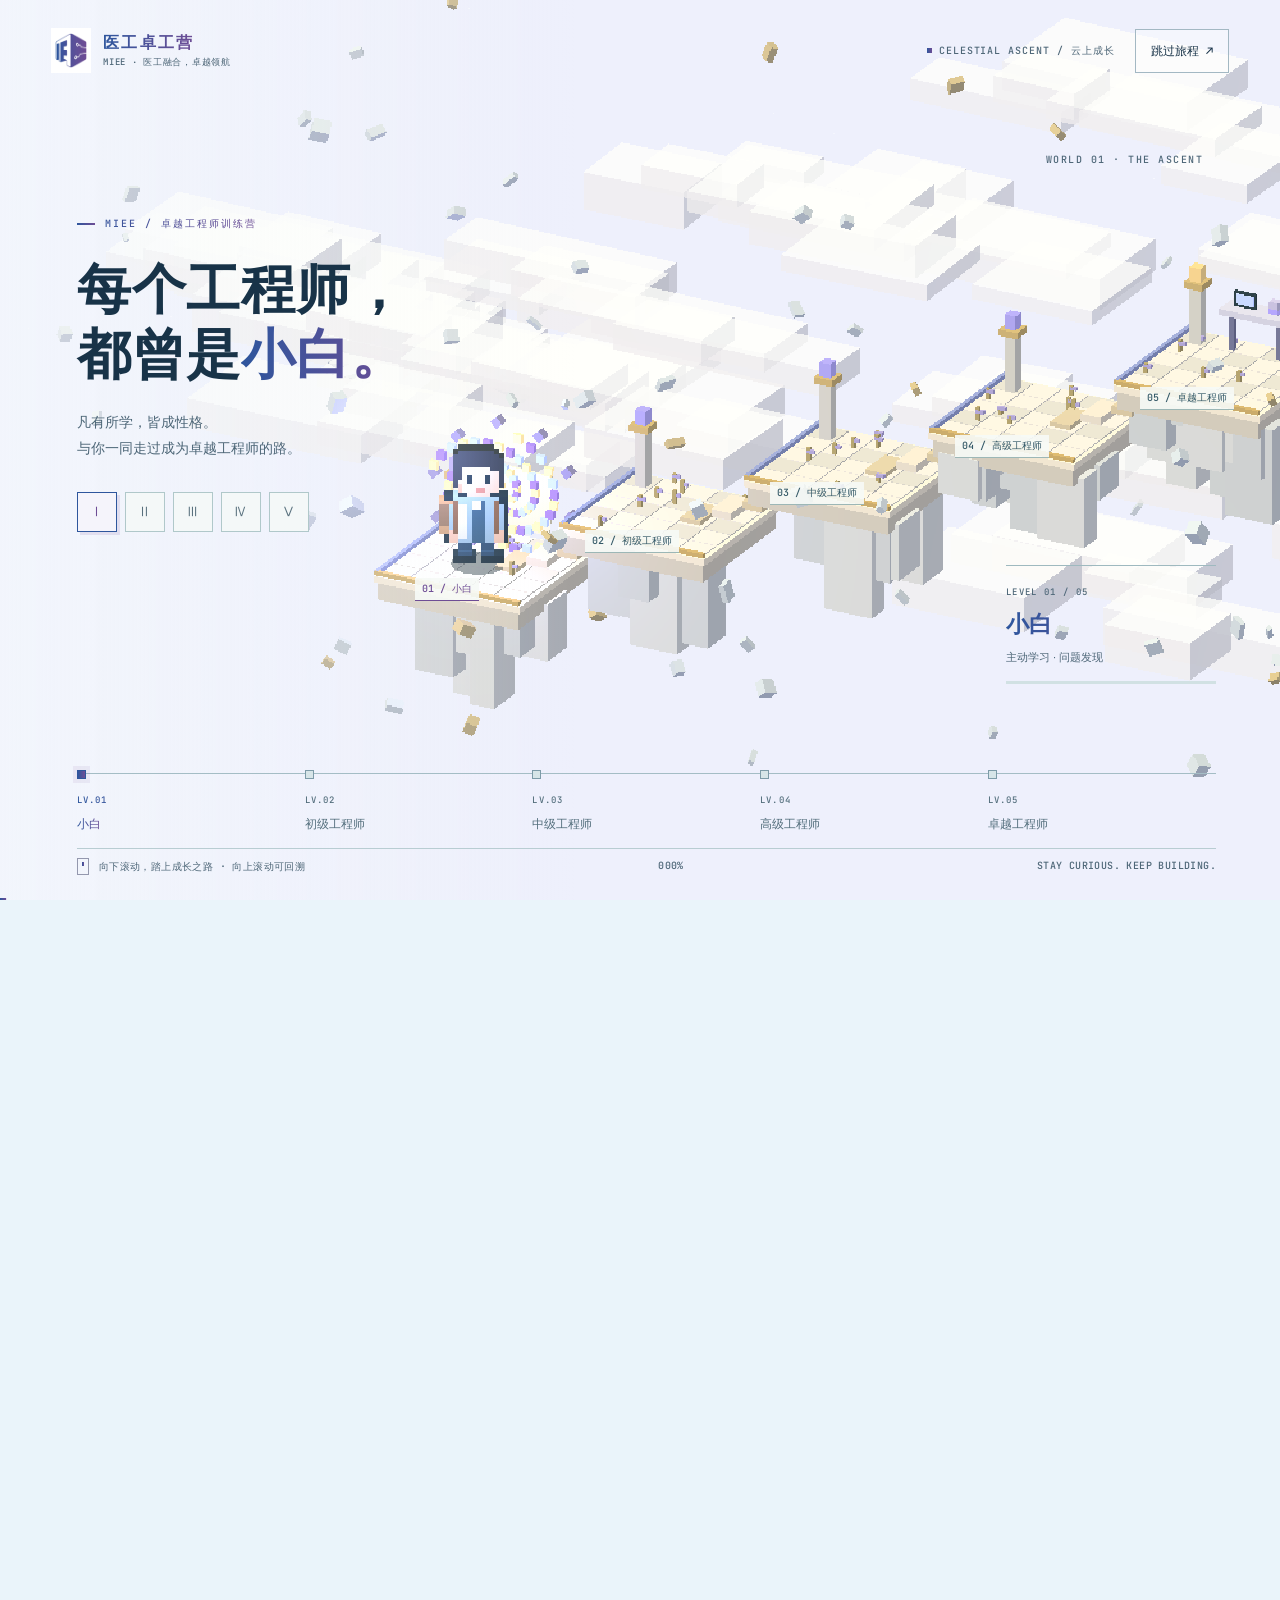
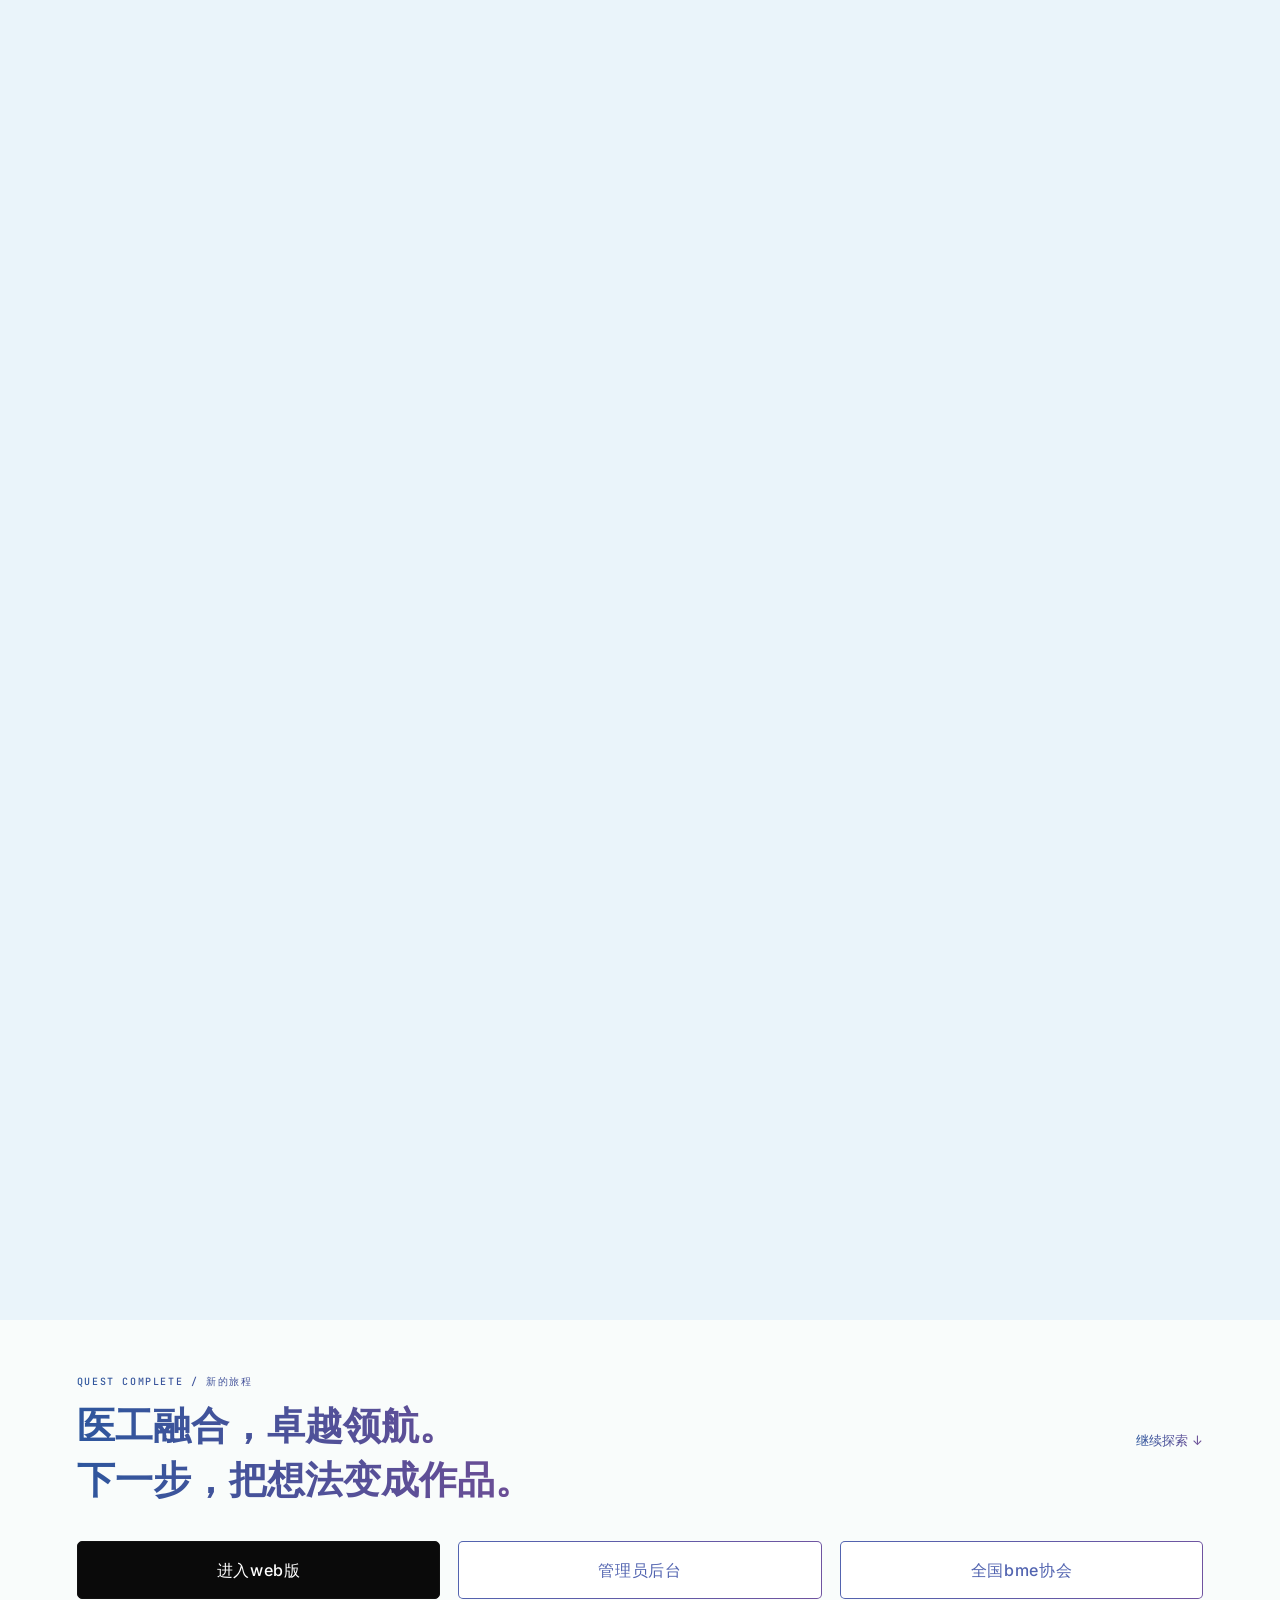
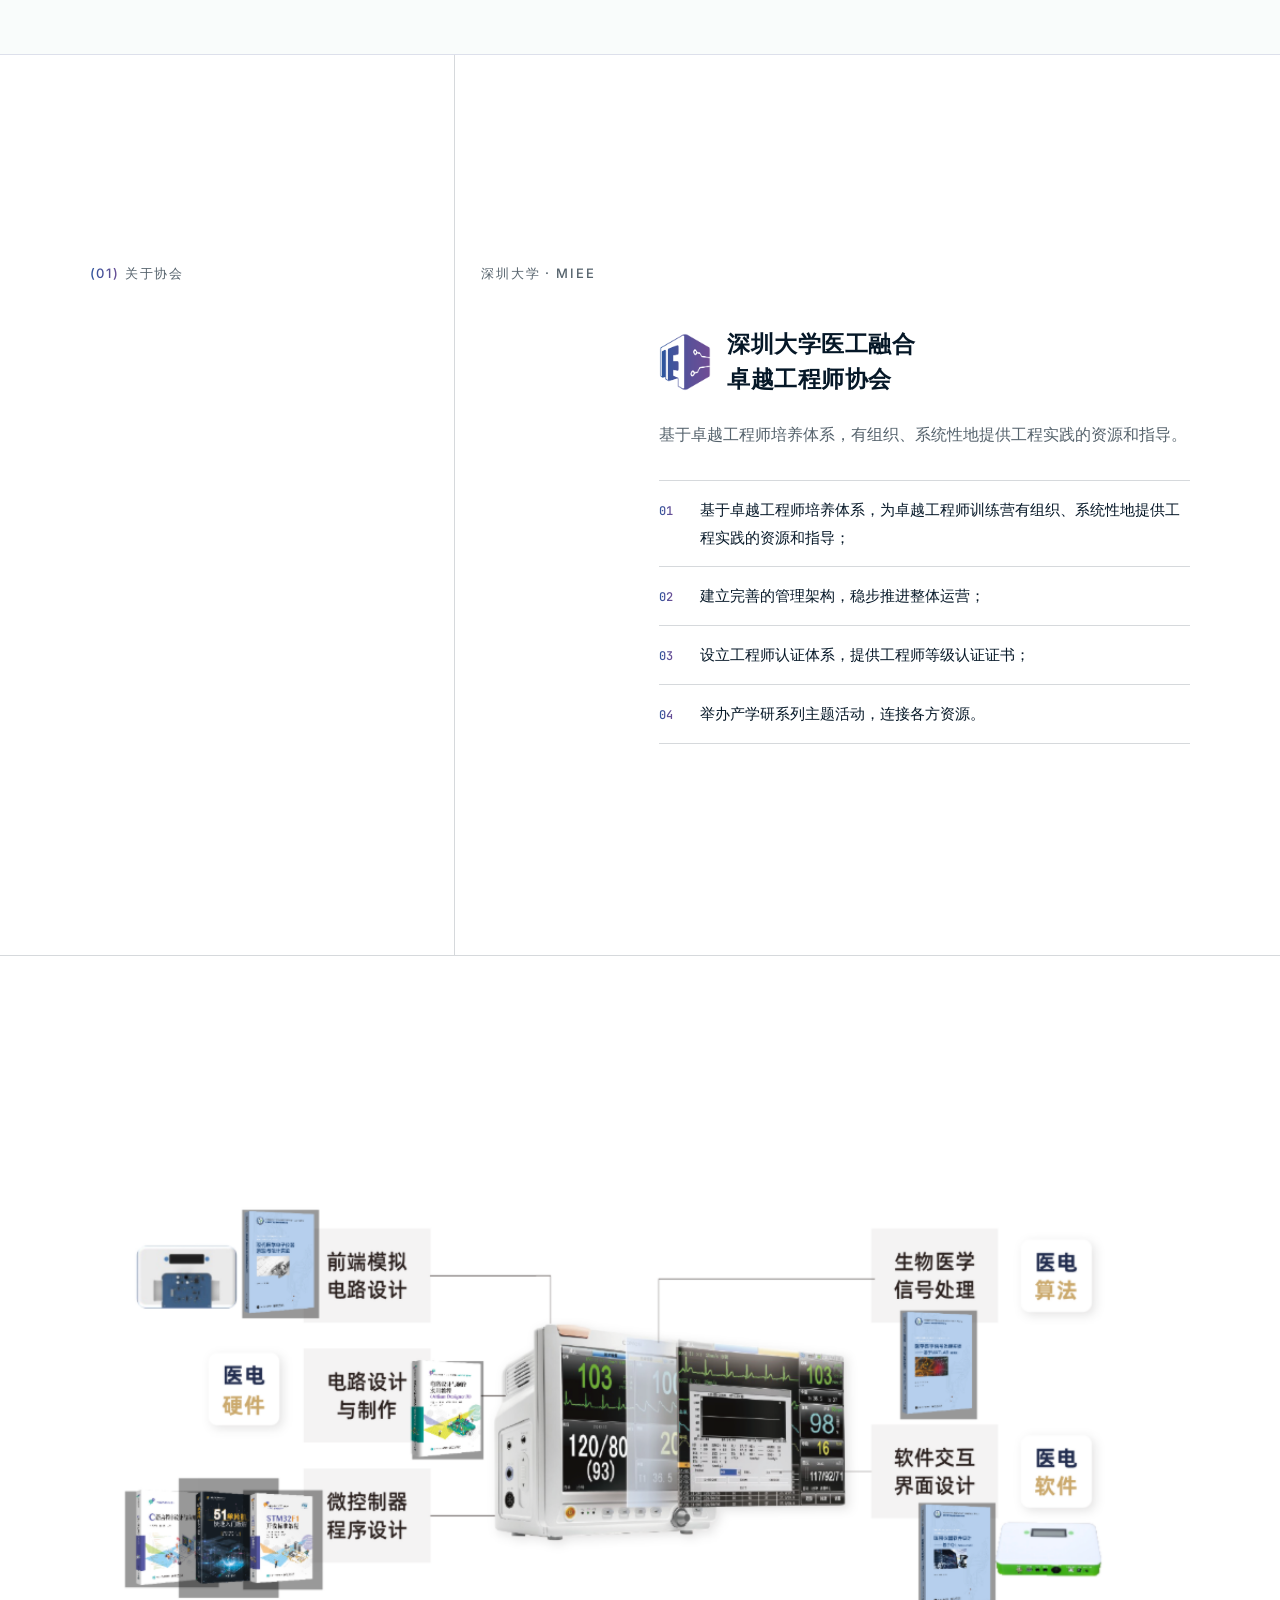
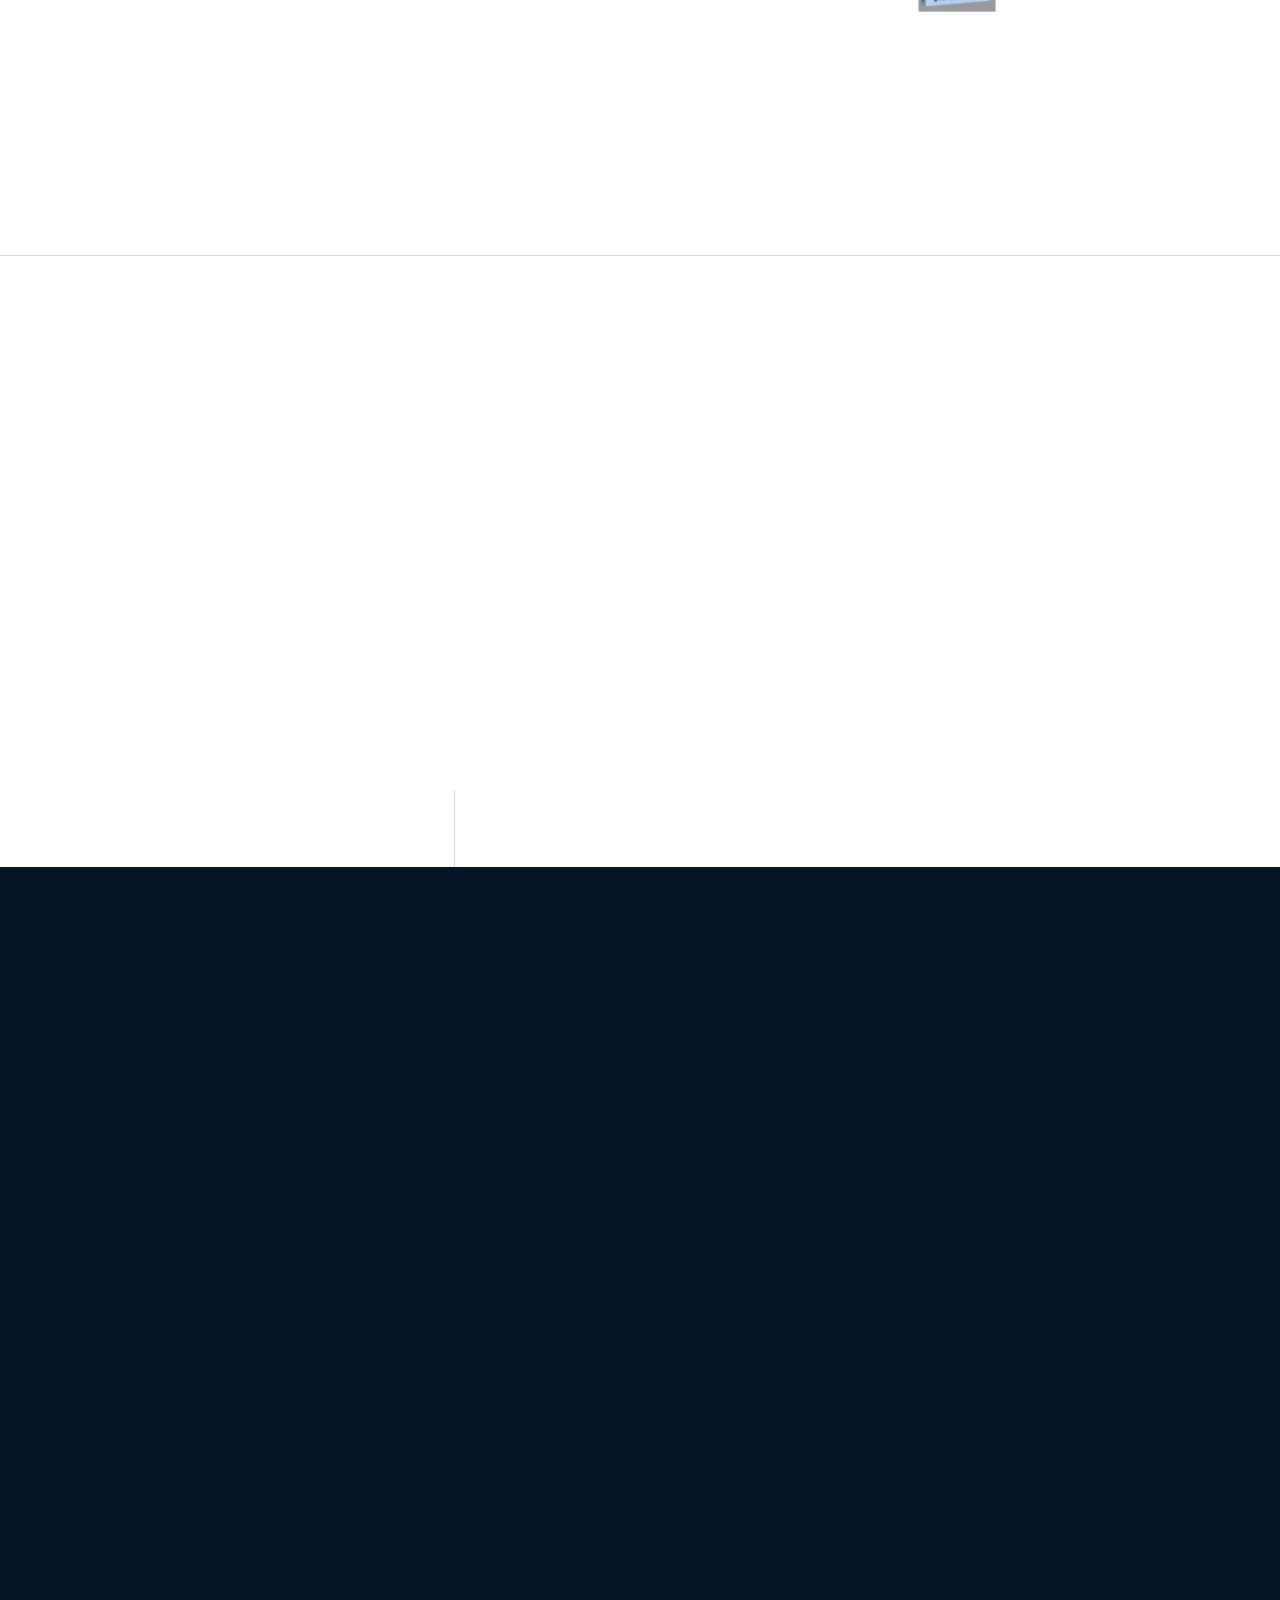
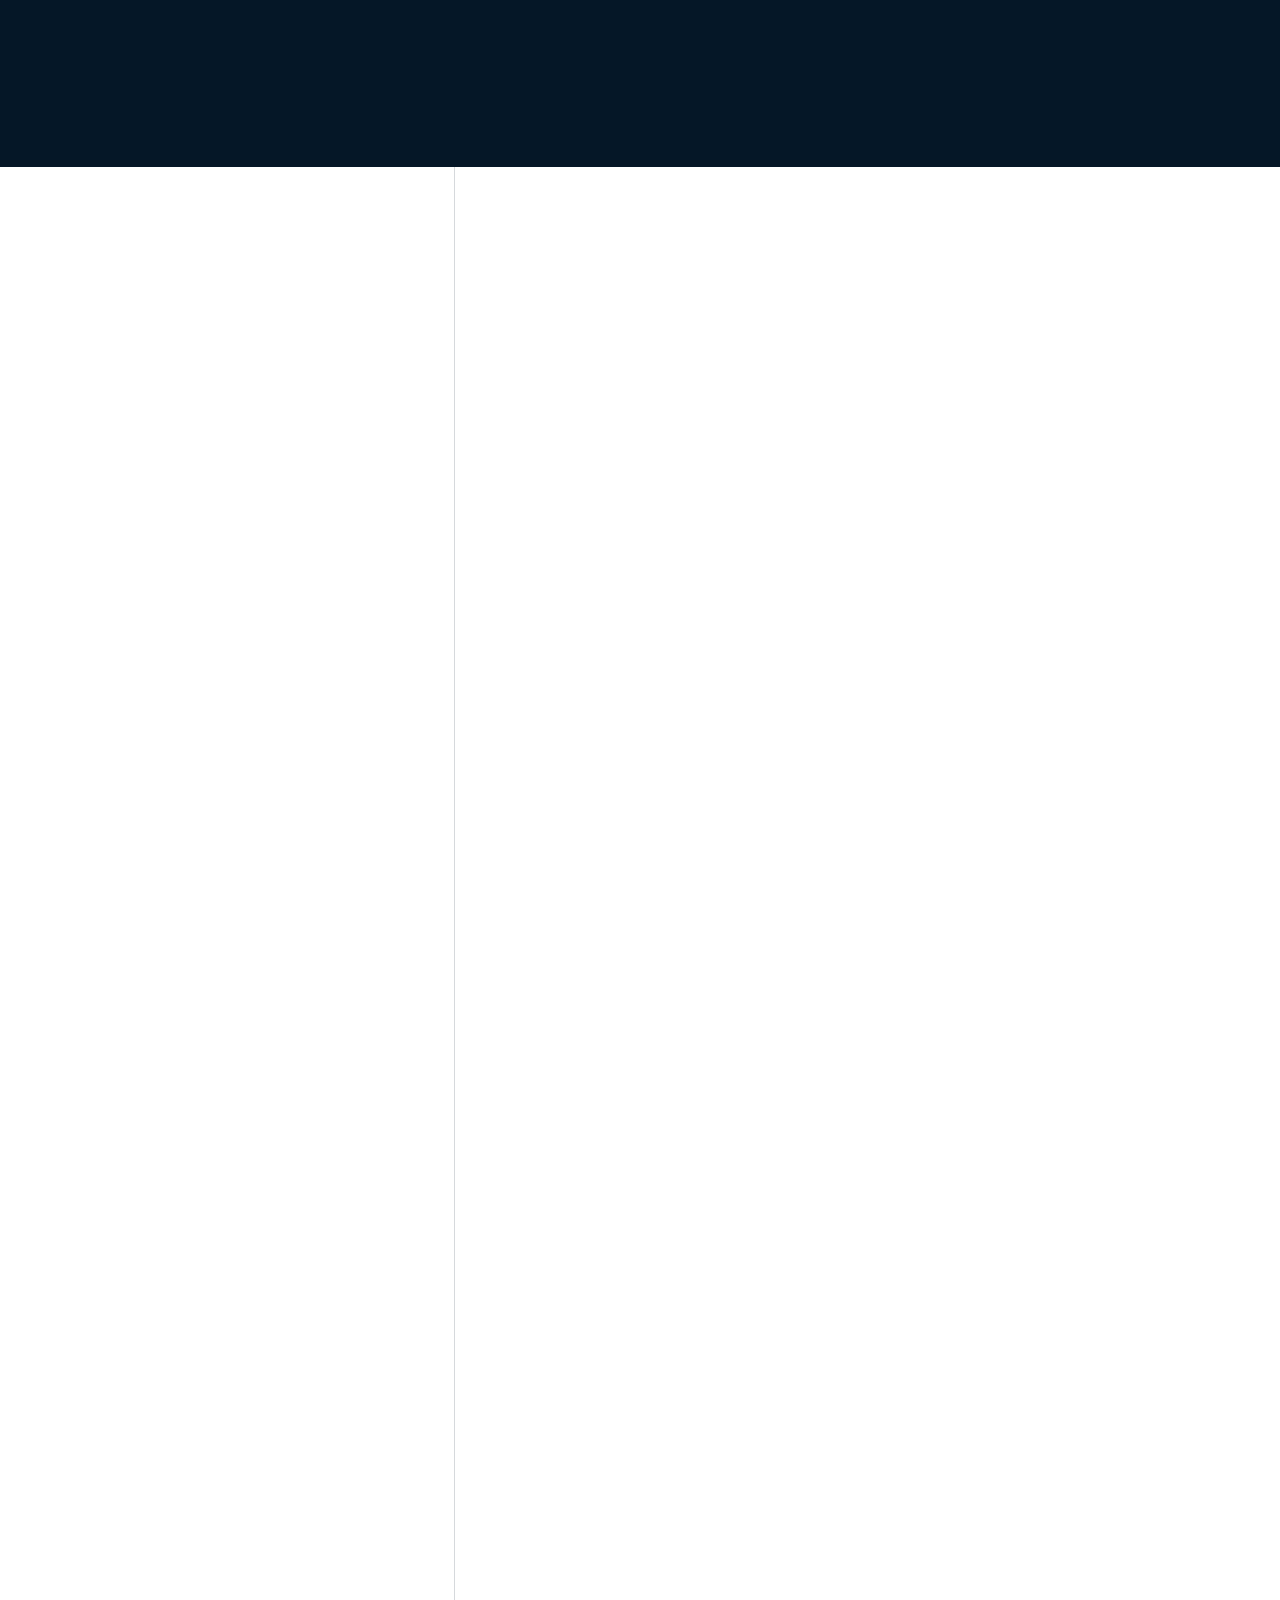
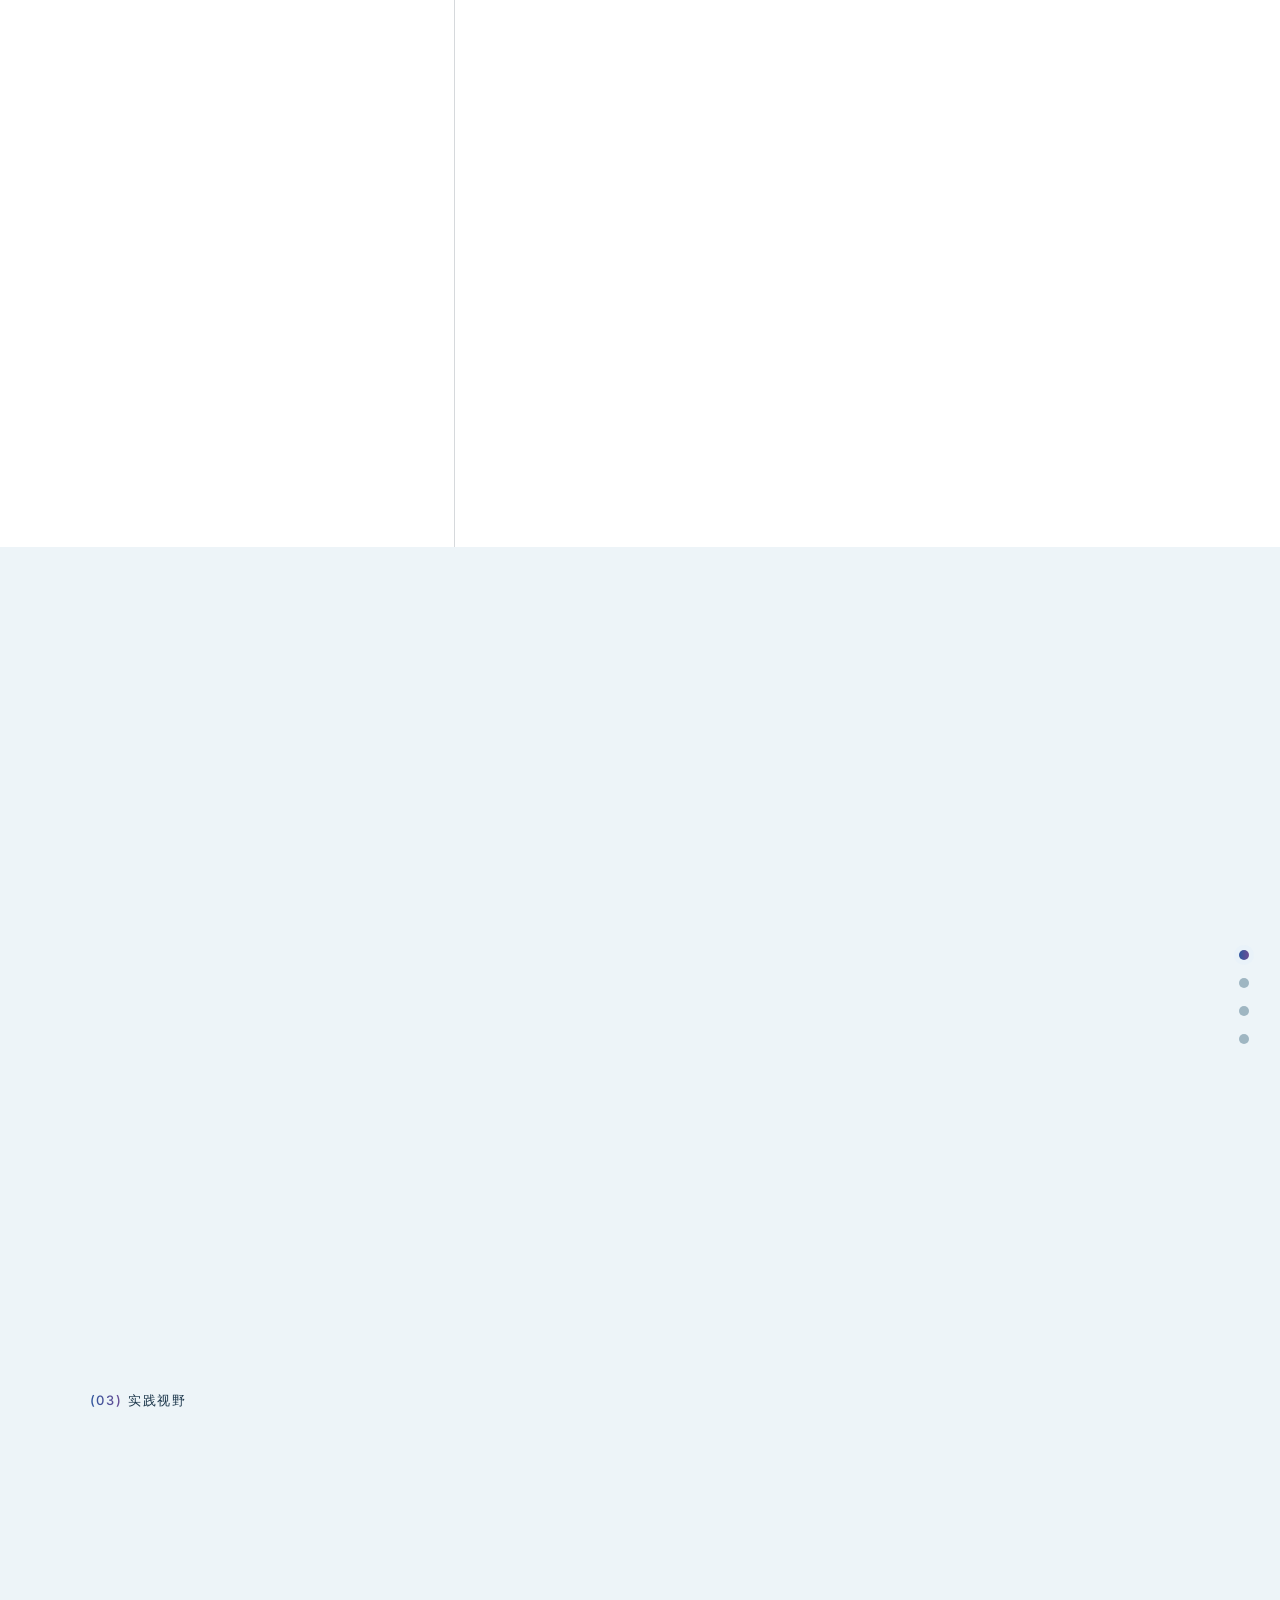
<file: index.html>
<!doctype html>
<html lang="zh-CN" data-geo="CN">
<head>
  <meta charset="utf-8">
  <meta name="viewport" content="width=device-width, initial-scale=1, viewport-fit=cover">
  <meta name="theme-color" content="#eaf4fa">
  
  <title>医工卓工营 · 工程师成长之路</title>
  <meta name="description" content="深圳大学医工融合卓越工程师协会，为工程实践提供资源与指导。了解医工卓工营、产品平台与五级工程师成长之路。">
  <meta property="og:type" content="website">
  <meta property="og:site_name" content="医工卓工营">
  <meta property="og:title" content="医工卓工营 · 医工融合，卓越领航">
  <meta property="og:description" content="深圳大学医工融合卓越工程师协会 · 工程实践课程与产品平台">
  <meta property="og:image" content="assets/miee/hero.png">
  <link rel="icon" type="image/png" href="assets/miee/club-logo.png">
  <link rel="stylesheet" href="style.css">
  <link rel="stylesheet" href="os.css">
  <link rel="stylesheet" href="about.css">
  <script type="importmap">
    { "imports": {
      "three": "./vendor/three/build/three.module.js",
      "three/addons/": "./vendor/three/examples/jsm/"
    } }
  </script>
<link rel="stylesheet" href="assets/fonts/jetbrains-mono.css">
<meta http-equiv="Content-Security-Policy" content="default-src 'self' data: blob:; script-src 'self' 'unsafe-inline' 'wasm-unsafe-eval'; style-src 'self' 'unsafe-inline'; img-src 'self' data: blob:; connect-src 'self' data: blob:; frame-src 'none'; object-src 'none'">
<link rel="stylesheet" href="pixel-hero.css?v=celestial-1">
<link rel="stylesheet" href="miee.css?v=1">
<link rel="stylesheet" href="miee-brand.css?v=logo-1">
<link rel="stylesheet" href="learning-path.css?v=vertical-center-7">
<link rel="stylesheet" href="text-legibility-fixes.css?v=1">
<link rel="stylesheet" href="about-layout.css?v=about-2">
<link rel="stylesheet" href="entrance.css?v=entrance-1">
</head>
<body class="ready entered">
  <!-- one SVG icon set for the whole site (text arrows turn into emoji on phones) -->
  <svg width="0" height="0" style="position:absolute" aria-hidden="true">
    <symbol id="i-ne" viewBox="0 0 24 24"><path d="M7 17 17 7M8 7h9v9"/></symbol>
    <symbol id="i-right" viewBox="0 0 24 24"><path d="M4 12h15M13 6l6 6-6 6"/></symbol>
    <symbol id="i-down" viewBox="0 0 24 24"><path d="M12 4v15M6 13l6 6 6-6"/></symbol>
    <symbol id="i-redo" viewBox="0 0 24 24"><path d="M19 12a7 7 0 1 1-2.05-4.95M19 4v5h-5"/></symbol>
  </svg>

<section class="quest" id="quest" aria-label="学生到卓越工程师的像素成长之路">
 <div class="quest-stage">
  <canvas class="quest-canvas" id="quest-canvas" aria-label="像素学生沿五级云端石阶成长为商务装卓越工程师，滚动页面推进动画"></canvas>
  <nav class="quest-nav" aria-label="首屏导航">
   <a class="quest-brand" href="#quest"><img class="quest-logo" src="assets/miee/club-logo.png" width="40" height="45" alt="深圳大学医工融合卓越工程师协会 Logo"><span><b>医工卓工营</b><small>MIEE · 医工融合，卓越领航</small></span></a>
   <div class="quest-actions"><span class="quest-offline">CELESTIAL ASCENT / 云上成长</span><button class="quest-skip" id="quest-skip" type="button">跳过旅程 ↗</button></div>
  </nav>
  <div class="quest-copy">
   <p class="quest-eyebrow">MIEE / 卓越工程师训练营</p>
   <h1 id="quest-title">每个工程师，<br>都曾是<em>小白。</em></h1>
   <p class="quest-desc" id="quest-desc">凡有所学，皆成性格。<br>与你一同走过成为卓越工程师的路。</p>
   <div class="quest-inventory" aria-label="五级成长装备"><span class="quest-slot on">Ⅰ</span><span class="quest-slot">Ⅱ</span><span class="quest-slot">Ⅲ</span><span class="quest-slot">Ⅳ</span><span class="quest-slot">Ⅴ</span></div>
  </div>
  <span class="quest-worldlabel">WORLD 01 · THE ASCENT</span>
  <div class="quest-stats" aria-live="polite"><small id="quest-level">LEVEL 01 / 05</small><strong id="quest-rank">小白</strong><p id="quest-equipment">主动学习 · 问题发现</p><div class="quest-exp"><span id="quest-xp"></span></div></div>
  <div class="quest-footer">
   <nav class="quest-timeline" aria-label="成长阶段"><button class="quest-stop active" type="button" aria-label="前往小白"><span>LV.01</span><b>小白</b></button><button class="quest-stop " type="button" aria-label="前往初级工程师"><span>LV.02</span><b>初级工程师</b></button><button class="quest-stop " type="button" aria-label="前往中级工程师"><span>LV.03</span><b>中级工程师</b></button><button class="quest-stop " type="button" aria-label="前往高级工程师"><span>LV.04</span><b>高级工程师</b></button><button class="quest-stop " type="button" aria-label="前往卓越工程师"><span>LV.05</span><b>卓越工程师</b></button></nav>
   <div class="quest-bottom"><span class="quest-wheel"><i aria-hidden="true"></i> 向下滚动，踏上成长之路 · 向上滚动可回溯</span><span id="quest-progress">000%</span><span>STAY CURIOUS. KEEP BUILDING.</span></div>
  </div>
  <p class="quest-fallback" hidden>当前浏览器无法创建 3D 场景。可点击「跳过旅程」继续浏览下方内容。</p>
  <div class="quest-scroll-exit"></div>
 </div>
</section>
<section class="quest-bridge" id="quest-bridge"><div><p>QUEST COMPLETE / 新的旅程</p><h2>医工融合，卓越领航。<br>下一步，把想法变成作品。</h2></div><a href="#about">继续探索 ↓</a>
  <div class="entrance-row" role="group" aria-label="平台入口">
    <button class="entrance-button entrance-web" type="button"><span>进入web版</span></button>
    <button class="entrance-button" type="button"><span>管理员后台</span></button>
    <button class="entrance-button" type="button"><span>全国bme协会</span></button>
  </div>
</section>
<main class="content" id="content">
<section class="sw sw-about" id="about" aria-labelledby="about-title">
<div class="sw-hero"><div class="sw-hero-in">
<header class="sw-head sw-grid"><p class="sw-label"><span>(01)</span> 关于协会</p><p class="sw-label sw-r">深圳大学 · MIEE</p></header>
<div class="about-editorial">
<h2 class="sw-big" id="about-title" data-split data-early><span class="ln">医工融合，</span><span class="ln">卓越领航。</span></h2>
<div class="about-details">
<div class="about-identity"><img src="assets/miee/club-logo.png?v=about-2" alt="深圳大学医工融合卓越工程师协会标志" width="2230" height="2481"><h3><span>深圳大学医工融合</span><span>卓越工程师协会</span></h3></div>
<p class="about-summary">基于卓越工程师培养体系，有组织、系统性地提供工程实践的资源和指导。</p>
<div class="miee-missions"><p><span>01</span>基于卓越工程师培养体系，为卓越工程师训练营有组织、系统性地提供工程实践的资源和指导；</p><p><span>02</span>建立完善的管理架构，稳步推进整体运营；</p><p><span>03</span>设立工程师认证体系，提供工程师等级认证证书；</p><p><span>04</span>举办产学研系列主题活动，连接各方资源。</p></div>
</div></div></div></div>
<figure class="about-illustration" aria-label="医工融合工程实践全景"><img src="assets/miee/about-illustration.png?v=about-2" alt="医工融合工程实践：电路设计、微控制器程序设计、生物医学信号处理及软件交互界面设计" width="1029" height="506" loading="lazy"></figure>
<div class="sw-rest">
<p class="sw-quote sw-grid" data-split><span class="ln c1">凡有所学，</span><span class="ln c5">皆成性格。</span><span class="ln c2">与你一同</span><span class="ln c5">走过成长之路。</span></p></div>
</section>
<section class="sw-numbers learning-path" id="numbers" aria-labelledby="nums-title"><div class="nums-stage" data-mesh data-brand-mesh><div class="nums-track"><div class="nums-intro"><p class="sw-label"><span>(02)</span> 学习路径</p><h2 class="nums-title" id="nums-title">医工融合<br>十五年探索</h2></div><button class="num path-toggle" type="button" id="path-year-2011" aria-expanded="false" aria-controls="path-panel-2011"><span class="num-i">01</span><b class="path-year">2011</b><span class="num-l">卓越工程师培养<span class="path-version">1.0</span></span></button><button class="num path-toggle" type="button" id="path-year-2022" aria-expanded="false" aria-controls="path-panel-2022"><span class="num-i">02</span><b class="path-year">2022</b><span class="num-l">卓越工程师培养<span class="path-version">2.0</span></span></button><button class="num path-toggle" type="button" id="path-year-2026" aria-expanded="false" aria-controls="path-panel-2026"><span class="num-i">03</span><b class="path-year">2026</b><span class="num-l">卓越工程师培养<span class="path-version">3.0</span></span></button><button class="num path-toggle" type="button" id="path-year-2030" aria-expanded="false" aria-controls="path-panel-2030"><span class="num-i">04</span><b class="path-year">2030</b><span class="num-l">卓越工程师培养<span class="path-version">4.0</span></span></button></div><div class="nums-fade" aria-hidden="true"></div><div class="path-panels"><div class="path-panel" id="path-panel-2011" role="region" aria-labelledby="path-year-2011" aria-hidden="true" inert><div class="path-clip"><div class="path-body"><p><strong>人才培养目标：研发工程师</strong></p><p>知识获取 → 能力培养</p><p>理论 → 实践</p></div></div></div><div class="path-panel" id="path-panel-2022" role="region" aria-labelledby="path-year-2022" aria-hidden="true" inert><div class="path-clip"><div class="path-body"><p><strong>人才培养目标：产品经理 / 研发总监</strong></p><p>工程实践的延伸 · 场景应用</p><p>准产品 → 常规产品</p><ul><li>黄疸仪、盆底康复、脑疗仪、肺功能仪、掌式血氧仪</li><li>动态血压计、动态心电记录仪、呼吸机、腹膜透析机</li></ul></div></div></div><div class="path-panel" id="path-panel-2026" role="region" aria-labelledby="path-year-2026" aria-hidden="true" inert><div class="path-clip"><div class="path-body"><p><strong>人才培养目标：创业者 / 企业家</strong></p><p>解决临床及市场痛点的延伸 · 创新挑战</p><p>创新类产品</p><ul><li>灵动动物医疗、梦马创新、蓝知医疗、肛刚好二期</li><li>Nor-AIJism、颌悦、呼呼小将</li><li>Coolsense、肛刚好一期、脊自由</li></ul></div></div></div><div class="path-panel" id="path-panel-2030" role="region" aria-labelledby="path-year-2030" aria-hidden="true" inert><div class="path-clip"><div class="path-body"><p>素材 PPT 将 2030 标为时间轴终点，对应 2026—2030 年的卓越工程师培养 3.0：创新应用场景、创新挑战与创新类产品。</p><p>原稿未列出 2030 年独立的新阶段或新增课程。</p></div></div></div></div></div></section>
<section class="works" id="work" aria-labelledby="work-title"><div class="works-stage"><canvas class="works-gl" aria-hidden="true"></canvas><p class="sw-label works-note"><span>(03)</span> 实践视野</p><div class="works-copy"><h2 class="works-title" id="work-title">40+课程教材</h2><p class="works-sub">电路设计 · C语言 · 单片机</p><a class="btn works-btn" href="https://space.bilibili.com/644323919?spm_id_from=333.788.upinfo.head.click" target="_blank" rel="noopener noreferrer">观看视频 ↗</a></div><nav class="works-dots" aria-label="实践方向"><button type="button" class="on" aria-label="40+课程教材"></button><button type="button" aria-label="10+开发系统平台"></button><button type="button" aria-label="丰富多彩的活动"></button><button type="button" aria-label="存放每一瞬间"></button></nav></div></section>
<footer class="sw sw-foot" id="contact" aria-label="医工卓工营 · 一同成长"><div class="sw-formwrap" data-reveal><div class="sw-formcard miee-join" data-mesh><p class="f-sub">MIEE · 医工卓工营</p><h3>与你一同走过<br>成为卓越工程师的路。</h3><p>课程学习、工程实践、等级认证与产学研活动，连接成长的每一步。</p><a class="btn btn-ink" href="#about">了解协会 ↗</a><p class="miee-local-note">本地展示版 · 账号登录与报名服务未接入。</p></div></div><div class="sw-end sw-grid"><p class="sw-label">医工卓工营 · 深圳大学医工融合卓越工程师协会</p><button class="sw-replay" id="replay" type="button">重走成长之路 ↻</button></div><p class="sw-word" aria-hidden="true">医工卓工营</p></footer></main>
<script>window.L=(a,b)=>a;if(matchMedia('(prefers-reduced-motion: reduce)').matches)document.documentElement.classList.add('reduce-motion');</script>
<script type="module" src="pixel-hero.js?v=celestial-flow-3"></script><script type="module" src="works.js?v=chapters-2"></script><script type="module" src="mesh.js"></script><script type="module" src="content.js?v=inline-resize-6"></script><script src="learning-path.js?v=vertical-center-7"></script></body></html>
</file>
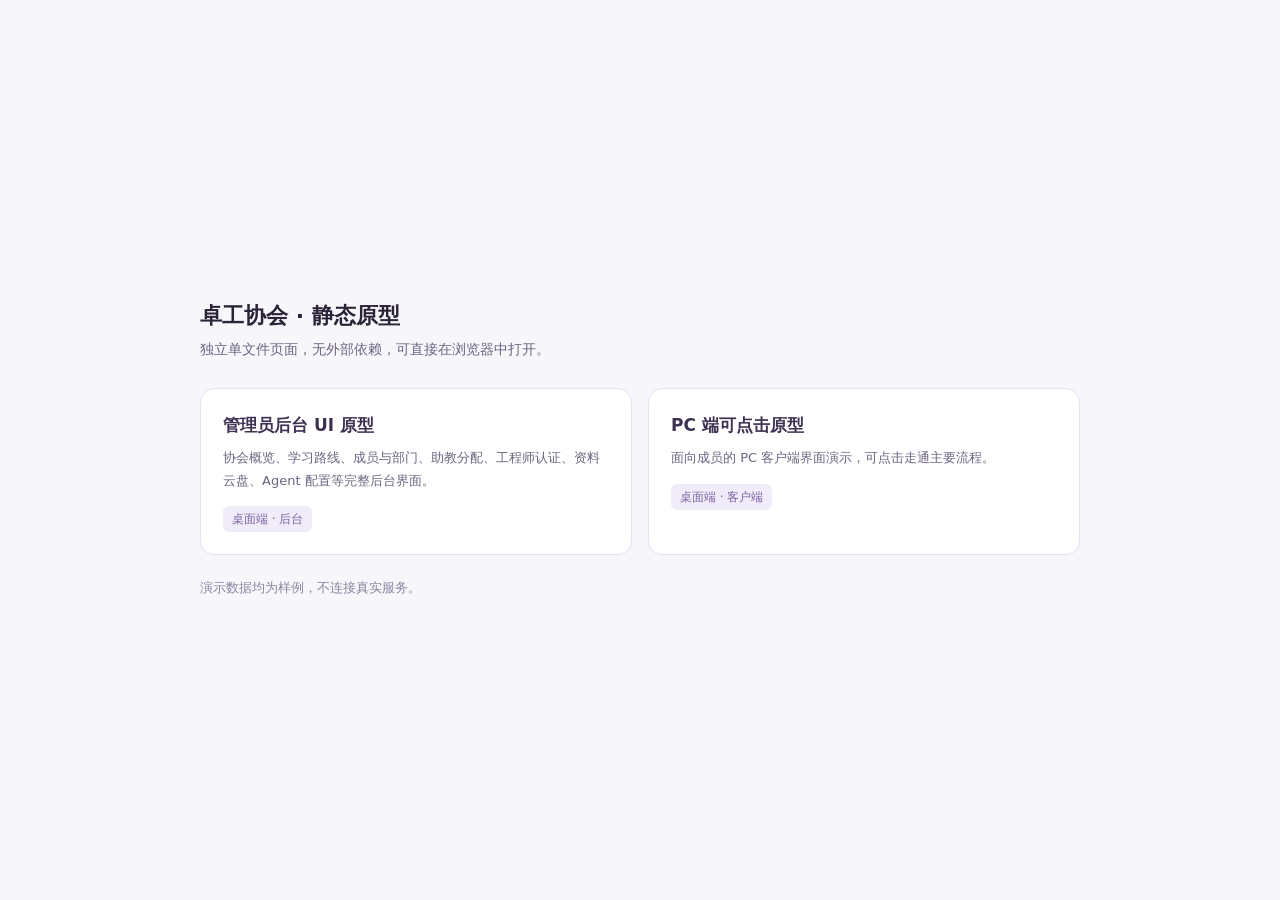
<file: prototypes/index.html>
<!doctype html>
<html lang="zh-CN">
<head>
<meta charset="utf-8">
<meta name="viewport" content="width=device-width,initial-scale=1">
<title>卓工协会 · 原型索引</title>
<style>
  :root{--ink:#2b2438;--muted:#6d6480;--line:#e6e0ef;--accent:#65509b}
  *{box-sizing:border-box}
  body{margin:0;min-height:100vh;background:#f7f6fb;color:var(--ink);
       font:15px/1.7 "Microsoft YaHei","PingFang SC",system-ui,sans-serif;
       display:flex;align-items:center;justify-content:center;padding:40px 20px}
  main{width:min(880px,100%)}
  h1{font-size:22px;line-height:1.4;margin:0 0 6px;font-weight:650}
  .sub{color:var(--muted);font-size:14px;margin:0 0 26px}
  .grid{display:grid;grid-template-columns:repeat(auto-fit,minmax(280px,1fr));gap:16px}
  a.card{display:block;padding:22px;background:#fff;border:1px solid var(--line);
         border-radius:14px;text-decoration:none;color:inherit;transition:.15s}
  a.card:hover{border-color:#bda9d6;box-shadow:0 6px 20px #65509b18}
  a.card h2{font-size:17px;margin:0 0 8px;font-weight:600;color:#3d3152}
  a.card p{margin:0;font-size:13px;color:var(--muted)}
  .tag{display:inline-block;margin-top:14px;padding:3px 9px;border-radius:6px;
       background:#f1ecf9;color:#7b62a3;font-size:12px}
  footer{margin-top:22px;font-size:13px;color:#8d84a0}
</style>
</head>
<body>
<main>
  <h1>卓工协会 · 静态原型</h1>
  <p class="sub">独立单文件页面，无外部依赖，可直接在浏览器中打开。</p>
  <div class="grid">
    <a class="card" href="admin-console.html">
      <h2>管理员后台 UI 原型</h2>
      <p>协会概览、学习路线、成员与部门、助教分配、工程师认证、资料云盘、Agent 配置等完整后台界面。</p>
      <span class="tag">桌面端 · 后台</span>
    </a>
    <a class="card" href="pc-prototype.html">
      <h2>PC 端可点击原型</h2>
      <p>面向成员的 PC 客户端界面演示，可点击走通主要流程。</p>
      <span class="tag">桌面端 · 客户端</span>
    </a>
  </div>
  <footer>演示数据均为样例，不连接真实服务。</footer>
</main>
</body>
</html>
</file>
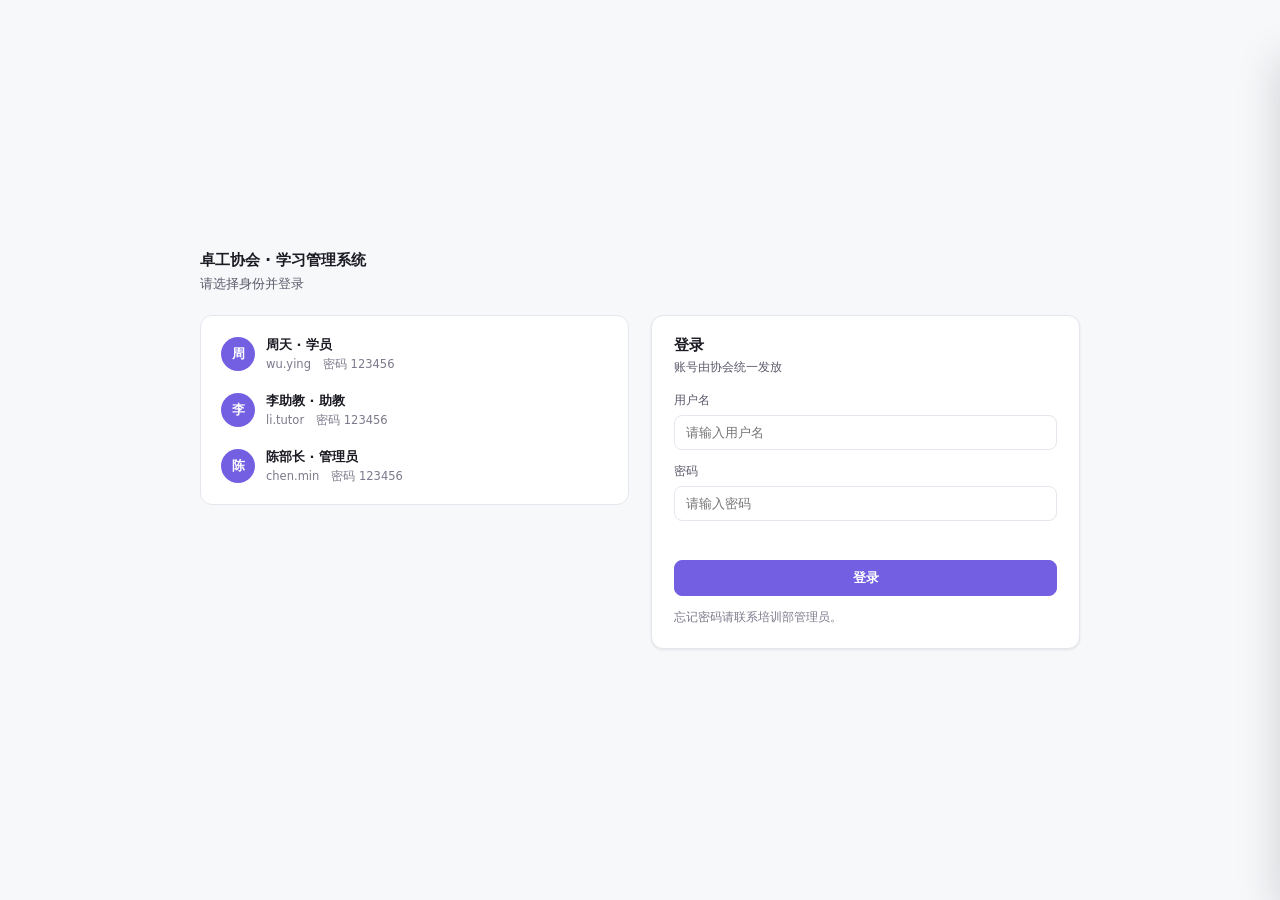
<file: prototypes/pc-prototype.html>
<!DOCTYPE html>
<html lang="zh-CN" data-theme="light">
<head>
<meta charset="utf-8">
<meta name="viewport" content="width=device-width,initial-scale=1">
<title>卓工协会 · PC 端可点击原型</title>
<style>
*{box-sizing:border-box;margin:0;padding:0}
html,body{height:100%}
body{
  font-family:"Microsoft YaHei UI","Microsoft YaHei",system-ui,-apple-system,sans-serif;
  -webkit-font-smoothing:antialiased;background:var(--bg);color:var(--tx);
  overflow:hidden;
}

/* ============ 设计令牌 ============ */
:root{
  /* 对话层内容列宽度：仿 DSH，两边留白随窗口增长 */
  --dlg-col: 860px;
  --bg:#F7F8FA; --surface:#FFFFFF; --s2:#EFEFF6; --s3:#E7E7F1;
  --line:#E6E6EE; --line2:#EFEFF5;
  --tx:#1C1B24; --tx2:#5C5A6B; --tx3:#7C7A8C;
  --p1:#FCFCFF; --p2:#F6F6FF; --p3:#EFEFFF; --p4:#E6E6FF;
  --p9:#735FE2; --p10:#634FC8; --p11:#5142A3; --p12:#221D46;
  --dgW:#FFEDEB; --dgB:#FFCAC3; --dg:#D63531; --dgT:#B22121;
  --wnW:#FFF0DB; --wnB:#FBD19D; --wn:#E69A24; --wnT:#8D5800;
  --scW:#E6F8EB; --scB:#AEE8C1; --sc:#56B77D; --scT:#277348;
  --ifW:#E8F4FF; --ifB:#B7DAFF; --if:#0771D9; --ifT:#005DBA;
  --track:#E7E7F1; --onp:#FFFFFF;
  --heroA:#3C529E; --heroB:#684E95; --herobtn-tx:#5142A3;
  --shadow:0 1px 3px rgba(28,27,36,.06),0 1px 2px rgba(28,27,36,.04);
  --shadow-lg:0 12px 40px rgba(28,27,36,.18);
  --icon-filter:none;
}
html[data-theme="dark"]{
  --bg:#131220; --surface:#1B1A30; --s2:#242240; --s3:#2E2A51;
  --line:#3A3860; --line2:#2C2A4A;
  --tx:#E9E8F5; --tx2:#C4C2DA; --tx3:#8E8CA8;
  --p1:#1A1830; --p2:#221F3C; --p3:#242240; --p4:#332E5C;
  --p9:#AFACF5; --p10:#C2BFFA; --p11:#CFCEFF; --p12:#EFEFFC;
  --dgW:#41110F; --dgB:#5E211C; --dg:#FFC4B6; --dgT:#FFC4B6;
  --wnW:#351E00; --wnB:#553300; --wn:#FFC979; --wnT:#FFC979;
  --scW:#082C18; --scB:#12482A; --sc:#91E3AE; --scT:#91E3AE;
  --ifW:#082445; --ifB:#0F3A66; --if:#98DAFF; --ifT:#98DAFF;
  --track:#2E2A51; --onp:#14101F;
  --heroA:#35408D; --heroB:#5A4384; --herobtn-tx:#2C2456;
  --shadow:none;
  --shadow-lg:0 12px 40px rgba(0,0,0,.5);
}

/* ============ 顶部工具栏 ============ */
.toolbar{
  height:46px;flex:0 0 46px;background:var(--surface);border-bottom:1px solid var(--line);
  display:flex;align-items:center;gap:8px;padding:0 14px;position:relative;z-index:60;
}
.brand{display:flex;align-items:center;gap:9px;font-size:13px;font-weight:700}
.brand .dot{width:22px;height:22px;border-radius:6px;background:#fff;overflow:hidden;
  display:grid;place-items:center;flex:0 0 22px;border:1px solid rgba(28,27,36,.10)}
.brand .dot img{width:100%;height:100%;object-fit:contain;display:block}
.tb-sep{width:1px;height:20px;background:var(--line);margin:0 4px}
.tb-sp{flex:1}
.seg{display:flex;background:var(--s2);border-radius:8px;padding:2px;gap:2px}
.seg button{
  border:0;background:transparent;font-family:inherit;font-size:12px;color:var(--tx2);
  padding:5px 11px;border-radius:6px;cursor:pointer;white-space:nowrap;
}
.seg button.on{background:var(--surface);color:var(--tx);font-weight:700;box-shadow:var(--shadow)}
.tbtn{
  border:1px solid var(--line);background:var(--surface);color:var(--tx);
  font-family:inherit;font-size:12px;padding:6px 13px;border-radius:8px;cursor:pointer;
  display:inline-flex;align-items:center;justify-content:center;gap:6px;white-space:nowrap;min-width:64px;
}
.tbtn:hover{background:var(--p1);border-color:var(--p4)}
.tbtn.primary{background:var(--p9);border-color:var(--p9);color:var(--onp);font-weight:700}
.tbtn.primary:hover{background:var(--p10);border-color:var(--p10)}
.crumb{font-size:11.5px;color:var(--tx2);font-variant-numeric:tabular-nums}

/* ============ 应用外壳 ============ */
.app{display:flex;height:calc(100% - 46px)}

/* 侧边栏 */
.side{
  flex:0 0 228px;background:var(--surface);border-right:1px solid var(--line);
  display:flex;flex-direction:column;padding:12px 11px 11px;overflow-y:auto;
}
.pcard{
  display:flex;align-items:center;gap:10px;padding:10px;border-radius:10px;
  background:var(--p1);border:1px solid var(--p4);margin-bottom:12px;cursor:pointer;
  transition:background .12s,border-color .12s;
}
.pcard:hover{background:var(--p2);border-color:var(--p9)}
.pcard .av{width:34px;height:34px;border-radius:50%;background:var(--p9);color:var(--onp);
  display:grid;place-items:center;font-size:14px;font-weight:700;flex:0 0 34px}
.pcard .n{font-size:13px;font-weight:700;line-height:1.3}
.pcard .s{font-size:10.5px;color:var(--tx2);margin-top:1px}
.pcard .chev{margin-left:auto;font-size:15px;color:var(--tx3)}
.nav{
  display:flex;align-items:center;gap:11px;padding:8px 11px;border-radius:8px;
  font-size:13px;font-weight:500;letter-spacing:0;line-height:1.4;color:var(--tx2);margin-bottom:1px;cursor:pointer;
  transition:background .12s,color .12s;user-select:none;
}
.nav:hover{background:var(--s2);color:var(--tx)}
.nav .ico{width:15px;height:15px;flex:0 0 15px;fill:none;stroke:currentColor;
  stroke-width:1.6;stroke-linecap:round;stroke-linejoin:round;color:var(--tx3);
  transition:color .12s}
.nav:hover .ico{color:var(--tx2)}
.nav.on .ico{color:var(--p11)}
.nav .bdg{margin-left:auto;background:var(--dg);color:var(--onp);font-size:10.5px;
  font-weight:700;border-radius:999px;padding:1px 6px}
.nav .bdg.q{background:var(--s2);color:var(--tx2)}
.nav.on{background:var(--p2);color:var(--p11);font-weight:700}
.nav.on .ic{color:var(--p11)}
.sep{height:1px;background:var(--line);margin:12px 8px}
.grp{font-size:11px;font-weight:700;color:var(--tx3);letter-spacing:.08em;
  margin:0 8px;padding:12px 3px 7px;line-height:1;border-top:1px solid var(--line)}
.bolt{display:inline-grid;place-items:center;width:14px;height:14px;border-radius:4px;
  background:var(--wnW);color:var(--wnT);font-size:9px}
.side .sp{flex:1;min-height:12px}

/* 主区 */
.main-wrap{flex:1;min-width:0;position:relative;display:flex;flex-direction:column;overflow:hidden;transition:margin-right .26s cubic-bezier(.4,0,.2,1)}
.main{flex:1;min-width:0;overflow-y:auto;overflow-x:hidden}
body.drawer-open .main-wrap{margin-right:360px}

  /* ===== 登录页 ===== */
  #loginRoot{display:none}
  body.auth #loginRoot{display:grid;place-items:center;min-height:100vh;padding:32px 20px}
  body.auth .toolbar, body.auth .app{display:none}
  .lg-wrap{width:100%;max-width:880px}
  .lg-brand{display:flex;align-items:center;gap:10px;font-size:15px;font-weight:700;margin-bottom:6px}
  .lg-sub{font-size:12.5px;color:var(--tx2);margin-bottom:22px}
  .lg-grid{display:grid;grid-template-columns:1fr 1fr;gap:22px;align-items:start}
  .lg-acc{border:1px solid var(--line);background:var(--surface);border-radius:12px;padding:10px}
  .lg-acc button{display:flex;align-items:center;gap:11px;width:100%;text-align:left;border:0;
    background:transparent;padding:10px;border-radius:9px;cursor:pointer;font:inherit;color:var(--tx)}
  .lg-acc button:hover{background:var(--p1)}
  .lg-acc button.sel{background:var(--p2);box-shadow:inset 0 0 0 1px var(--p6)}
  .lg-av{width:34px;height:34px;border-radius:50%;background:var(--p9);color:var(--onp);
    display:grid;place-items:center;font-size:13px;font-weight:700;flex:0 0 34px}
  .lg-nm{display:block;font-size:13px;font-weight:700}
  .lg-meta{display:block;font-size:11.5px;color:var(--tx3);margin-top:3px}
  .lg-form{border:1px solid var(--line);background:var(--surface);border-radius:12px;padding:20px 22px;
    box-shadow:var(--shadow)}
  .lg-form h2{font-size:15px;margin:0 0 4px}
  .lg-form p{font-size:12px;color:var(--tx2);margin:0 0 16px}
  .lg-field{margin-bottom:13px}
  .lg-field label{display:block;font-size:12px;color:var(--tx2);margin-bottom:6px}
  .lg-field input{width:100%;box-sizing:border-box;font:inherit;font-size:13px;padding:9px 11px;
    border:1px solid var(--line);border-radius:8px;background:var(--surface);color:var(--tx)}
  .lg-field input:focus{outline:2px solid var(--p5);outline-offset:1px}
  .lg-err{font-size:12px;color:var(--dgT);min-height:18px;margin-bottom:8px}
  .lg-go{width:100%;justify-content:center}
  .lg-hint{font-size:11.5px;color:var(--tx3);margin-top:12px;line-height:1.7}
  @media (max-width:760px){ .lg-grid{grid-template-columns:1fr} }
/* 规划页：全页统一 13px，避免标题/说明/输入框/按钮参差 */
.plan-scope .ch,.plan-scope .row,.plan-scope small,.plan-scope label,
.plan-scope .cnt,.plan-scope p{font-size:13px;line-height:1.65}
.plan-scope .ch{font-weight:700}
.plan-scope .cnt{font-weight:400;color:var(--tx3)}
.plan-scope input,.plan-scope textarea,
.plan-scope input[data-todov2-field],.plan-scope textarea[data-todov2-field]{font-size:13px;line-height:1.65;padding:8px 10px}
.plan-scope .mini{font-size:13px;padding:7px 12px}
.plan-scope small{color:var(--tx3)}

/* 待办页：与规划页同一套字号，13px 为正文基准 */
.todo-scope{font-size:13px;line-height:1.65}
.todo-scope .ch,.todo-scope .cnt,.todo-scope b,.todo-scope p,.todo-scope strong{font-size:13px}
.todo-scope .ch{font-weight:700}
.todo-scope .cnt{font-weight:400;color:var(--tx3)}
.todo-scope .ch .cnt{font-size:13px}
.todo-scope .mini{font-size:13px;padding:7px 12px}
.todo-scope textarea,.todo-scope input,
.todo-scope textarea[data-todov2-field],.todo-scope input[data-todov2-field]{font-size:13px;line-height:1.65;padding:9px 11px;border-radius:8px}
.todo-scope .cnt-num{font-size:22px;font-weight:700;line-height:1.2}
.todo-scope .cnt-empty{font-size:13px;font-weight:500;color:var(--tx3)}
.todo-scope .hint{font-size:12px;color:var(--tx3);margin:6px 0}

.main-inner{padding:22px 26px;min-height:100%;display:flex;flex-direction:column;
  width:100%;margin-left:auto;margin-right:auto}
.main-inner.flush{padding:0}

/* ===== 内容宽度体系（2026-10-28）=====
   四档内容形态 × 两种用户布局偏好。
   阅读类必须收窄（行宽可读），数据表格类不能收窄（否则横向滚动）。 */
/* 内容宽度只在这一处定义；页面与 Agent 对话面板共用同一个变量 */
/* Meeting upgrade: native fields retain existing project styling. */
[data-todov2-field]:not([type="checkbox"]){font:inherit;color:var(--tx);background:var(--surface);border:1px solid var(--line);border-radius:8px;padding:9px 11px;line-height:1.6}
[data-todov2-field]:focus{outline:2px solid var(--p5);outline-offset:1px}
textarea[data-todov2-field]{resize:vertical}
body[data-tier="narrow"]  {--content-w:760px}
body[data-tier="regular"] {--content-w:1080px}
body[data-tier="wide"]    {--content-w:1240px}
body[data-tier="full"]    {--content-w:1600px}

body[data-layout="wide"][data-tier="narrow"]  {--content-w:1040px}
body[data-layout="wide"][data-tier="regular"] {--content-w:1440px}
body[data-layout="wide"][data-tier="wide"]    {--content-w:1680px}
body[data-layout="wide"][data-tier="full"]    {--content-w:none}

.main-inner{max-width:var(--content-w)}
body[data-layout="wide"]{--dlg-col:1100px}

/* ============ 通用组件 ============ */
.hd{display:flex;align-items:center;gap:12px;margin-bottom:14px;height:30px;flex:0 0 auto}
.hd h1{font-size:20px;font-weight:700;letter-spacing:-.02em}
.hd .d{font-size:12px;color:var(--tx2)}
.hd .r{margin-left:auto;display:flex;gap:9px}

.btn{border:1px solid var(--line);background:var(--surface);border-radius:8px;padding:8px 15px;
  font-size:13px;color:var(--tx);font-family:inherit;cursor:pointer;
  display:inline-flex;align-items:center;gap:7px;transition:background .12s,border-color .12s}
.btn:hover{background:var(--p1);border-color:var(--p4)}
.btn.p{background:var(--p9);border-color:var(--p9);color:var(--onp);font-weight:700}
.btn.p:hover{background:var(--p10);border-color:var(--p10)}
.btn:disabled,.btn.disabled{background:var(--s2);border-color:var(--line);color:var(--tx3);
  font-weight:400;cursor:not-allowed}
.btn.gh{color:var(--p11);border-color:var(--p4);background:var(--p1)}
.btn .n{background:var(--dg);color:var(--onp);font-size:10.5px;font-weight:700;
  border-radius:999px;padding:1px 6px}
.mini{border:1px solid var(--line);background:var(--surface);border-radius:7px;padding:5px 13px;
  font-size:12px;color:var(--tx);font-family:inherit;cursor:pointer;white-space:nowrap;transition:background .12s}
.mini:hover{background:var(--p1);border-color:var(--p4)}
.mini.p{background:var(--p9);border-color:var(--p9);color:var(--onp);font-weight:600}
.mini.p:hover{background:var(--p10)}

.card{background:var(--surface);border:1px solid var(--line);border-radius:12px;box-shadow:var(--shadow)}
.card.p0{padding:0;display:flex;flex-direction:column;overflow:hidden}
.ch{display:flex;align-items:center;gap:9px;padding:14px 18px 12px;font-size:13.5px;font-weight:700}
.ch .cnt{font-size:11.5px;color:var(--tx2);font-weight:400}
.ch .more{margin-left:auto;font-size:12px;color:var(--p11);font-weight:600;cursor:pointer}
.ch .more:hover{text-decoration:underline}

.pill{display:inline-block;font-size:11px;font-weight:700;border-radius:999px;padding:2px 9px;white-space:nowrap}
.pill.dg{background:var(--dgW);color:var(--dgT)}
.pill.wn{background:var(--wnW);color:var(--wnT)}
.pill.sc{background:var(--scW);color:var(--scT)}
.pill.if{background:var(--ifW);color:var(--ifT)}
.pill.nu{background:var(--s2);color:var(--tx2)}

.row{display:flex;align-items:center;gap:12px;padding:13px 18px;border-bottom:1px solid var(--line2);font-size:13px}
.row:last-child{border-bottom:none}
.track{height:5px;border-radius:3px;background:var(--track)}
.track i{display:block;height:100%;border-radius:3px;background:var(--p9)}

/* 首页 */
.hero{height:132px;flex:0 0 132px;border-radius:12px;background:linear-gradient(104deg,var(--heroA),var(--heroB));
  padding:20px 24px;display:flex;align-items:center;justify-content:center;position:relative;overflow:hidden}
.hero>div:first-child{width:100%;padding:0 170px;text-align:center}
.hero .lt{position:absolute;top:18px;left:24px;font-size:11.5px;font-weight:700;color:rgba(255,255,255,.78);letter-spacing:.08em}
.hero h2{font-size:25px;font-weight:700;color:#fff;letter-spacing:-.02em;line-height:1.2}
.hero .sub{font-size:12.5px;color:rgba(255,255,255,.88);margin-top:8px}
.hero .bar{width:300px;height:5px;border-radius:3px;background:rgba(255,255,255,.28);margin-top:11px}
.hero .bar i{display:block;height:100%;border-radius:3px;background:rgba(255,255,255,.85)}
.hero .btn{position:absolute;right:24px;top:50%;transform:translateY(-50%);background:#fff;color:var(--herobtn-tx);border:none;border-radius:9px;
  padding:12px 22px;font-size:13.5px;font-weight:700;font-family:inherit;cursor:pointer;white-space:nowrap}
.hero .btn:hover{transform:translateY(calc(-50% - 1px));box-shadow:0 6px 16px rgba(0,0,0,.18)}

.prog{flex:0 0 auto;background:var(--surface);border:1px solid var(--line);border-radius:12px;
  box-shadow:var(--shadow);padding:18px 24px;margin-top:14px}
.prog .top{display:flex;align-items:baseline;gap:12px}
.prog .lab{font-size:13px;font-weight:700}
.prog .hint{font-size:11.5px;color:var(--tx2)}
.prog .val{margin-left:auto;font-size:26px;font-weight:700;color:var(--p11);
  letter-spacing:-.02em;font-variant-numeric:tabular-nums}
.prog .val small{font-size:13px;font-weight:600;margin-left:1px}
.prog .bar{height:9px;border-radius:5px;background:var(--track);margin-top:12px;overflow:hidden}
.prog .bar i{display:block;height:100%;border-radius:5px;background:linear-gradient(90deg,var(--p9),var(--p10));
  transition:width .5s ease}
.prog .bot{display:flex;align-items:center;gap:16px;margin-top:11px}
.prog .bot .s{font-size:12px;color:var(--tx2)}
.prog .bot .lk{margin-left:auto;display:flex;gap:16px}
.prog .bot .lk a{font-size:12.5px;color:var(--p11);font-weight:600;cursor:pointer}
.prog .bot .lk a:hover{text-decoration:underline}

.row2{display:grid;grid-template-columns:1fr 1fr;gap:14px;margin-top:14px;flex:1;min-height:0;align-items:stretch}
  .row2>.card{display:flex;flex-direction:column}
.todo{flex:1;padding:0 14px 14px;display:flex;flex-direction:column;gap:9px;overflow:hidden;min-height:0}
.tk{display:flex;align-items:center;gap:11px;border:1px solid var(--line2);border-radius:9px;
  padding:12px 14px;font-size:12.5px;background:var(--surface);flex:1;min-height:0;
  transition:opacity .25s,transform .25s,border-color .12s;cursor:pointer}
.tk:hover{border-color:var(--p4);background:var(--p1)}
.tk .box{width:17px;height:17px;border:1.5px solid var(--tx3);border-radius:5px;flex:0 0 17px;
  display:grid;place-items:center;font-size:11px;font-weight:700;transition:.15s}
.tk.done .box{background:var(--p9);border-color:var(--p9);color:var(--onp)}
.tk .txt{display:flex;flex-direction:column;gap:3px;min-width:0}
.tk .t1{color:var(--tx)}
.tk.done .t1{color:var(--tx3);text-decoration:line-through}
.tk .t2{font-size:11px;color:var(--tx2)}
.tk .tag{margin-left:auto;font-size:11px;font-weight:700;border-radius:999px;padding:2px 9px;white-space:nowrap}
.tk .tag.dg{background:var(--dgW);color:var(--dgT)}
.tk .tag.nu{background:var(--s2);color:var(--tx2)}
.tk .tag.if{background:var(--ifW);color:var(--ifT)}

.ach{padding:0 18px 16px;display:flex;flex-direction:column;gap:12px;flex:1;min-height:0}
.medals{display:flex;gap:11px}
.md{width:44px;height:44px;border-radius:50%;display:grid;place-items:center;
  font-size:17px;font-weight:700;transition:transform .18s;cursor:default}
.md:hover{transform:scale(1.08)}
.md.a{background:var(--wnW);color:var(--wnT);border:1.5px solid var(--wnB)}
.md.b{background:var(--p3);color:var(--p11);border:1.5px solid var(--p4)}
.md.c{background:var(--scW);color:var(--scT);border:1.5px solid var(--scB)}
.md.more{background:var(--s2);color:var(--tx2);border:1.5px dashed var(--line);font-size:12px}
.ach .lst{font-size:12px;color:var(--tx2)}
.cert{display:flex;align-items:center;gap:10px;border:1px solid var(--p4);background:var(--p1);
  border-radius:9px;padding:10px 12px}
.cert .ic{width:26px;height:26px;border-radius:7px;background:var(--p9);color:var(--onp);
  display:grid;place-items:center;font-size:12px;font-weight:700;flex:0 0 26px}
.cert .t2{font-size:12px;font-weight:600}
.cert .dl{margin-left:auto;font-size:11.5px;color:var(--p11);font-weight:600;cursor:pointer}

.cmd{margin-top:auto;flex:0 0 48px;height:48px;background:var(--surface);border:1px solid var(--line);
  border-radius:10px;box-shadow:var(--shadow);display:flex;align-items:center;gap:11px;
  padding:0 16px;font-size:12.5px;color:var(--tx3);cursor:pointer;transition:border-color .12s}
.cmd:hover{border-color:var(--p4)}
.cmd kbd{margin-left:auto;font-family:inherit;font-size:11px;font-weight:700;
  background:var(--s2);color:var(--tx2);border-radius:6px;padding:4px 8px}

/* 档案页 */
.tabs{display:flex;gap:4px;border-bottom:1px solid var(--line);margin-bottom:18px;flex:0 0 auto}
.tab{padding:9px 16px 11px;font-size:13px;color:var(--tx2);border-bottom:2px solid transparent;
  margin-bottom:-1px;white-space:nowrap;cursor:pointer;transition:color .12s}
.tab:hover{color:var(--tx)}
.tab.on{color:var(--p11);font-weight:700;border-bottom-color:var(--p9)}
.grid2{display:grid;grid-template-columns:1fr 1fr;grid-auto-rows:min-content;gap:14px;
  flex:0 0 auto;align-content:start}
.pane{background:var(--surface);border:1px solid var(--line);border-radius:12px;
  box-shadow:var(--shadow);padding:18px 20px;display:flex;flex-direction:column;height:100%}
.pane .ph{display:flex;align-items:center;gap:9px;font-size:13px;font-weight:700;margin-bottom:14px}
.pane .ph .more{margin-left:auto;font-size:11.5px;color:var(--p11);font-weight:600;cursor:pointer}
.pane .big{font-size:30px;font-weight:700;color:var(--p11);letter-spacing:-.02em;
  font-variant-numeric:tabular-nums}
.pane .big small{font-size:14px;font-weight:600}
.pane .bigbar{height:9px;border-radius:5px;background:var(--track);margin-top:14px;overflow:hidden}
.pane .bigbar i{display:block;height:100%;border-radius:5px;
  background:linear-gradient(90deg,var(--p9),var(--p10));transition:width .5s ease}
.pane .note{font-size:12px;color:var(--tx2);margin-top:12px}
.lv{font-size:22px;font-weight:700;letter-spacing:-.01em}
.lvtag{display:inline-block;font-size:11px;font-weight:700;background:var(--p3);color:var(--p11);
  border-radius:999px;padding:2px 9px;margin-left:9px;vertical-align:3px}
.step{display:flex;align-items:center;gap:9px;font-size:12.5px;padding:5px 0}
.step .dot{width:16px;height:16px;border-radius:50%;display:grid;place-items:center;
  font-size:10px;font-weight:700;flex:0 0 16px}
.step .dot.ok{background:var(--scW);color:var(--scT);border:1px solid var(--scB)}
.step .dot.no{background:var(--s2);color:var(--tx3);border:1px solid var(--line)}
.mini-bar{display:flex;align-items:center;gap:10px;font-size:12px}
.mini-bar .nm{width:44px;color:var(--tx2)}
.mini-bar .tr{flex:1;height:5px;border-radius:3px;background:var(--track)}
.mini-bar .tr i{display:block;height:100%;border-radius:3px;background:var(--p9)}
.mini-bar .pc{width:34px;text-align:right;color:var(--tx2)}
.lvchips{display:flex;gap:7px;margin-top:14px}
.lvchips span{flex:1;text-align:center;font-size:11.5px;padding:6px 0;border-radius:7px}
.lvchips .c1{background:var(--scW);color:var(--scT);border:1px solid var(--scB);font-weight:600}
.lvchips .c2{background:var(--p3);color:var(--p11);border:1px solid var(--p4);font-weight:700}
.lvchips .c3{background:var(--s2);color:var(--tx2)}

/* 表格 */
table{width:100%;border-collapse:collapse;font-size:13px}
th{text-align:left;font-size:11px;color:var(--tx2);font-weight:600;background:var(--p1);
  padding:11px 20px;border-bottom:1px solid var(--line)}
td{padding:13px 20px;border-bottom:1px solid var(--line2)}
tr.clickable{cursor:pointer;transition:background .12s}
tr.clickable:hover{background:var(--p1)}
tr.sel{background:var(--p1)}

/* 抽屉 */
.drawer{
  position:fixed;top:46px;right:0;bottom:0;width:360px;background:var(--surface);
  border-left:1px solid var(--line);box-shadow:var(--shadow-lg);padding:20px;
  display:flex;flex-direction:column;z-index:50;
  transform:translateX(100%);transition:transform .26s cubic-bezier(.4,0,.2,1);
}
.drawer.open{transform:translateX(0)}
.drawer-mask{display:none !important}

/* 命令面板 */
.palette-mask{position:fixed;inset:0;background:rgba(20,18,32,.34);z-index:80;
  display:none;align-items:flex-start;justify-content:center;padding-top:12vh}
.palette-mask.open{display:flex}
.palette{width:560px;max-height:60vh;background:var(--surface);border-radius:14px;
  box-shadow:var(--shadow-lg);overflow:hidden;display:flex;flex-direction:column;
  border:1px solid var(--line)}
.palette input{
  border:0;outline:0;background:transparent;font-family:inherit;font-size:14px;
  padding:16px 18px;color:var(--tx);border-bottom:1px solid var(--line2)
}
.palette input::placeholder{color:var(--tx3)}
.palette .list{overflow-y:auto;padding:6px}
.palette .it{display:flex;align-items:center;gap:11px;padding:10px 13px;border-radius:8px;
  font-size:13px;cursor:pointer;color:var(--tx)}
.palette .it .k{font-size:11px;color:var(--tx3);margin-left:auto;font-variant-numeric:tabular-nums}
.palette .it.on{background:var(--p2);color:var(--p11);font-weight:600}
.palette .it .g{font-size:11px;color:var(--tx2);background:var(--s2);border-radius:5px;padding:1px 7px}
.palette .empty{padding:22px;text-align:center;font-size:12.5px;color:var(--tx2)}

/* Toast */
.toast{
  position:fixed;left:50%;bottom:34px;transform:translate(-50%,20px);
  background:var(--p12);color:#fff;font-size:12.5px;padding:10px 18px;border-radius:9px;
  opacity:0;pointer-events:none;transition:.24s;z-index:90;box-shadow:var(--shadow-lg)
}
html[data-theme="dark"] .toast{background:var(--p9);color:var(--onp)}
.toast.show{opacity:1;transform:translate(-50%,0)}

/* 页面地图 */
.map-wrap{display:flex;flex-direction:column;gap:14px}
.map-col{background:var(--surface);border:1px solid var(--line);border-radius:12px;
  box-shadow:var(--shadow);padding:18px 20px}
.map-col h3{font-size:13px;font-weight:700;margin-bottom:14px;display:flex;align-items:center;gap:8px}
.map-col h3 .tagx{font-size:10.5px;font-weight:600;background:var(--p3);color:var(--p11);
  border-radius:5px;padding:1px 7px}
.node{display:flex;align-items:center;gap:9px;padding:9px 12px;border-radius:8px;font-size:12.5px;
  cursor:pointer;transition:background .12s;border:1px solid transparent}
.node:hover{background:var(--p1);border-color:var(--p4)}
.node .bullet{width:7px;height:7px;border-radius:50%;background:var(--p9);flex:0 0 7px}
.node .sub{color:var(--tx2);font-size:11.5px;margin-left:auto}
.node.indent{margin-left:22px}
.node.root{background:var(--p2);border-color:var(--p4);font-weight:700}
.node .badge-nd{font-size:10px;font-weight:700;background:var(--s2);color:var(--tx2);
  border-radius:999px;padding:1px 7px}

/* 占位页 */
.placeholder{flex:1;display:flex;flex-direction:column;align-items:center;justify-content:center;
  gap:12px;color:var(--tx2);text-align:center}
.placeholder .big{font-size:34px;opacity:.35}
.placeholder h2{font-size:16px;color:var(--tx);font-weight:700}
.placeholder p{font-size:12.5px;line-height:1.7;max-width:420px}
.placeholder .tagline{font-size:11.5px;background:var(--s2);border-radius:999px;padding:3px 12px}

.md{background:var(--p3);color:var(--p11);border:1.5px solid var(--p4)}
.md.more{background:var(--s2);color:var(--tx2);border:1.5px dashed var(--line);font-size:12px}
.achstat{font-size:12px;color:var(--tx2);line-height:1.6}
.achsub{font-size:12px;font-weight:700;margin-bottom:4px}
.proj{display:flex;align-items:center;gap:8px;font-size:12px;padding:6px 0;color:var(--tx2)}
.proj b{color:var(--tx);font-weight:600}
.proj .st{margin-left:auto;font-size:11px;color:var(--tx3)}
.cert.ghost{background:var(--s2);border-color:var(--line)}
.cert.ghost .ic{background:var(--tx3)}
.gate{margin-top:11px;padding:9px 12px;background:var(--p1);border:1px solid var(--p4);
  border-radius:8px;font-size:11.5px;color:var(--p11);line-height:1.65}
.ck{width:17px;height:17px;border:1.5px solid var(--tx3);border-radius:5px;flex:0 0 17px;
  display:grid;place-items:center;font-size:11px;font-weight:700;transition:.15s}
.ck.on{background:var(--p9);border-color:var(--p9);color:var(--onp)}
.todo .tk{flex:0 0 auto;padding:13px 15px}

/* ============ 对话拉起层 ============ */
.dlg{position:absolute;inset:0;pointer-events:none;z-index:40}
.dlg.open{pointer-events:auto}
.dlg-mask{position:absolute;inset:0;background:rgba(20,18,32,.26);opacity:0;transition:opacity .26s}
html[data-theme="dark"] .dlg-mask{background:rgba(0,0,0,.45)}
.dlg.open .dlg-mask{opacity:1}
.dlg-sheet{
  position:absolute;left:0;right:0;bottom:16px;height:auto;max-height:min(72%,560px);
  background:var(--surface);border:1px solid var(--line);border-radius:18px;
  box-shadow:0 -14px 44px rgba(20,18,32,.16);
  display:flex;flex-direction:column;padding:0 0 16px;
  transform:translateY(100%);transition:transform .3s cubic-bezier(.4,0,.2,1);
  max-width:min(calc(var(--content-w) - 52px), calc(100% - 52px));margin-left:auto;margin-right:auto;
}
html[data-theme="dark"] .dlg-sheet{box-shadow:0 -14px 44px rgba(0,0,0,.55)}
.dlg.open .dlg-sheet{transform:translateY(0)}
.dlg-sheet.full{top:16px;bottom:16px;height:auto;max-height:none;border-radius:18px;
  max-width:min(calc(var(--content-w) - 52px), calc(100% - 52px))}
.dlg-hd{position:relative}
/* 全屏：无边框纯箭头，水平居中 */
.dlg-grab{position:absolute;left:50%;top:50%;transform:translate(-50%,-50%);
  border:0;background:transparent;padding:5px 12px;border-radius:7px;cursor:pointer;
  color:var(--tx3);display:grid;place-items:center;transition:background .12s,color .12s}
.dlg-grab:hover{background:var(--s2);color:var(--tx)}
.dlg-grab svg{width:19px;height:19px;fill:none;stroke:currentColor;stroke-width:2.1;
  stroke-linecap:round;stroke-linejoin:round;transition:transform .22s cubic-bezier(.4,0,.2,1)}
.dlg-sheet.full .dlg-grab svg{transform:rotate(180deg)}
.dlg-hd{display:flex;align-items:center;gap:9px;padding:16px 22px 13px;font-size:13.5px;font-weight:700}
.dlg-x{
  border:1px solid var(--line);background:var(--surface);color:var(--tx2);
  min-width:30px;height:30px;padding:0 9px;border-radius:9px;cursor:pointer;
  font-size:12.5px;font-family:inherit;display:inline-flex;align-items:center;gap:5px;
}
.dlg-x:hover{background:var(--p1);border-color:var(--p4);color:var(--tx)}
.dlg-agents{display:flex;gap:10px;padding:0 22px 16px;flex-wrap:wrap;}
.agent-slot{
  min-width:108px;height:54px;border:1px dashed var(--line);border-radius:10px;
  display:grid;place-items:center;font-size:11.5px;color:var(--tx3);background:var(--p1);
}
.agent-slot.add{border-style:solid;color:var(--p11);background:var(--p2);cursor:pointer}
.agent-slot.add:hover{background:var(--p3)}
.dlg-inputwrap{flex:1;display:flex;padding:0 22px;min-height:0;}
.dlg-ta{
  flex:1;width:100%;resize:none;border:0;outline:0;background:transparent;
  font-family:inherit;font-size:14px;line-height:1.75;color:var(--tx);padding:6px 0;
}
.dlg-ta::placeholder{color:var(--tx3)}
.dlg-ft{display:flex;align-items:center;gap:12px;padding:12px 22px 0;}
.dlg-hint{font-size:11.5px;color:var(--tx3)}
.dlg-hint kbd{background:var(--s2);color:var(--tx2);border-radius:5px;padding:1px 6px;
  font-family:inherit;font-size:11px;font-weight:700}
.dlg-msgs{flex:1 1 auto;min-height:0;overflow-y:auto;padding:4px 22px 8px;display:flex;flex-direction:column;
  gap:12px;min-height:0;}
.msg{max-width:76%;font-size:13px;line-height:1.75;padding:11px 15px;border-radius:12px}
.msg.me{align-self:flex-end;background:var(--p9);color:var(--onp);border-bottom-right-radius:4px}
.msg.ai{align-self:flex-start;background:var(--s2);color:var(--tx);border-bottom-left-radius:4px}

/* 底部对话入口条 */
.dlgbar{
  flex:0 0 54px;height:54px;margin-top:auto;background:var(--surface);
  border:1px solid var(--line);border-radius:14px;box-shadow:var(--shadow);
  display:flex;align-items:center;gap:11px;padding:0 16px;
  font-size:13px;color:var(--tx3);cursor:pointer;
  transition:border-color .12s,box-shadow .12s;
}
.dlgbar:hover{border-color:var(--p4);box-shadow:0 2px 12px rgba(115,95,226,.14)}
  .dlgbar.docked{flex:0 0 52px;height:52px;margin:0 auto 16px;
    width:min(calc(var(--content-w) - 52px), calc(100% - 52px))}
  body.auth .dlgbar.docked{display:none}
.dlgbar .ic{width:22px;height:22px;border-radius:7px;background:var(--p3);color:var(--p11);
  display:grid;place-items:center;font-size:12px;flex:0 0 22px}
.dlgbar .k{margin-left:auto;font-size:11px;color:var(--tx3);border:1px solid var(--line);
  border-radius:6px;padding:2px 7px}
.tin{border:1px solid var(--line);background:var(--surface);border-radius:8px;
  padding:7px 10px;font-size:12.5px;font-family:inherit;color:var(--tx);outline:none;width:100%}
.tin:focus{border-color:var(--p9);box-shadow:0 0 0 3px var(--p2)}
.pubcol{display:flex;flex-direction:column;gap:12px;overflow-y:auto;min-height:0}

/* 学习进度：三列钻取 */
.fmini{display:flex;align-items:center;gap:0;width:178px;margin:7px 0 5px}
.fmini .d{width:18px;height:18px;border-radius:50%;display:grid;place-items:center;
  font-size:10px;font-weight:700;border:1.4px solid var(--line);background:var(--surface);
  color:var(--tx3);flex:0 0 18px}
.fmini .d.done{background:var(--p9);border-color:var(--p9);color:var(--onp)}
.fmini .d.act{border-color:var(--p9);color:var(--p11);background:var(--p2)}
.fmini .l{flex:1;height:1.4px;background:var(--line);min-width:10px}
.fmini .l.done{background:var(--p9)}

select.sel{-webkit-appearance:none;appearance:none;cursor:pointer;padding-right:30px;
  background-image:url("data:image/svg+xml;utf8,<svg xmlns='http://www.w3.org/2000/svg' width='12' height='12' viewBox='0 0 24 24' fill='none' stroke='%237C7A8C' stroke-width='2.2' stroke-linecap='round' stroke-linejoin='round'><path d='M6 9l6 6 6-6'/></svg>");
  background-repeat:no-repeat;background-position:right 10px center}
select.sel:focus{border-color:var(--p9);box-shadow:0 0 0 3px var(--p2)}

.pop{position:absolute;right:0;top:calc(100% + 6px);z-index:60;min-width:186px;
  background:var(--surface);border:1px solid var(--line);border-radius:10px;
  box-shadow:0 12px 34px rgba(18,14,44,.18);padding:6px}
.pop.lft{left:0;right:auto}
.pop-i{display:flex;align-items:center;gap:8px;padding:8px 11px;border-radius:7px;
  font-size:12.5px;cursor:pointer;color:var(--tx2);white-space:nowrap}
.pop-i:hover{background:var(--p1);color:var(--tx)}
.pop-i.on{background:var(--p2);color:var(--p11);font-weight:700}

/* 「我要汇报」弹窗：正常显色 + 背景暗色虚化 */
.hwm{position:fixed;inset:0;z-index:90;display:none;place-items:center;padding:24px}
.hwm.open{display:grid}
.hwm-mask{position:absolute;inset:0;background:rgba(16,14,30,.46);
  -webkit-backdrop-filter:blur(7px);backdrop-filter:blur(7px)}
.hwm-card{position:relative;width:620px;max-width:100%;max-height:84vh;
  background:var(--surface);border:1px solid var(--line);border-radius:14px;
  box-shadow:0 26px 72px rgba(18,14,44,.30);display:flex;flex-direction:column;overflow:hidden}
.hwm-hd{display:flex;align-items:center;gap:9px;padding:16px 20px;
  border-bottom:1px solid var(--line2);font-size:14px;font-weight:700}
.hwm-x{margin-left:auto;border:0;background:transparent;color:var(--tx3);cursor:pointer;
  font-size:16px;line-height:1;padding:5px 8px;border-radius:7px}
.hwm-x:hover{background:var(--s2);color:var(--tx)}
.hwm-bd{padding:18px 20px;overflow-y:auto;min-height:0}
.hwm-ft{display:flex;gap:10px;padding:14px 20px;border-top:1px solid var(--line2);
  background:var(--s1)}
.hwm-ft .btn{flex:0 0 auto}
.hwm-ft .grow{margin-left:auto}
.hwm-lbl{font-size:12.5px;font-weight:700;margin-bottom:7px}
.hwm-sub{font-size:11.5px;color:var(--tx2);margin-bottom:9px;line-height:1.7}
.hwm-warn{background:var(--dgW);border:1px solid var(--dgB);color:var(--dgT);
  border-radius:8px;padding:10px 12px;font-size:12px;line-height:1.7;margin-bottom:12px}
.hwm-item{padding:13px 15px;border:1px solid var(--line);border-radius:10px;margin-bottom:11px}
.hwm-file{display:flex;align-items:center;gap:9px;font-size:12px;color:var(--tx2)}

/* 流程条 */
.flowbar{display:flex;align-items:flex-start;gap:0;padding:14px 16px 12px;
  max-width:560px}
.fstep{display:flex;flex-direction:column;align-items:center;gap:6px;
  flex:0 0 auto;width:74px;text-align:center}
.fdot{width:24px;height:24px;border-radius:50%;display:grid;place-items:center;
  font-size:11.5px;font-weight:700;border:1.5px solid var(--line);
  background:var(--surface);color:var(--tx3);flex:0 0 24px}
.fstep.done .fdot{background:var(--p9);border-color:var(--p9);color:var(--onp)}
.fstep.active .fdot{border-color:var(--p9);color:var(--p11);background:var(--p2)}
.fstep.err .fdot{background:var(--dgC);border-color:var(--dgC);color:#fff}
.flab{font-size:11px;color:var(--tx3);line-height:1.4}
.fstep.done .flab,.fstep.active .flab{color:var(--tx);font-weight:600}
.fstep.err .flab{color:var(--dgT);font-weight:600}
.fline{flex:1;height:1.5px;background:var(--line);margin-top:11px;min-width:14px}
.fline.done{background:var(--p9)}

.today-scroll{flex:1;min-height:0;overflow-y:auto;display:flex;flex-direction:column;padding-right:2px}
.today-scroll > *{flex:0 0 auto}
.lvl3{display:grid;grid-template-columns:146px 186px 1fr;flex:0 0 auto;
  border:1px solid var(--line);border-radius:12px;overflow:hidden;background:var(--surface)}
.lvcol{overflow-y:auto;min-height:0;display:flex;flex-direction:column}
.lvcol + .lvcol{border-left:1px solid var(--line)}
.lvh{padding:11px 14px;font-size:11px;font-weight:700;color:var(--tx3);letter-spacing:.06em;
  border-bottom:1px solid var(--line2);position:sticky;top:0;background:var(--surface);z-index:2}
.lvitem{display:flex;align-items:center;gap:8px;padding:10px 14px;font-size:12.5px;
  cursor:pointer;color:var(--tx2);transition:background .12s}
.lvitem:hover{background:var(--p1)}
.lvitem.on{background:var(--p2);color:var(--p11);font-weight:700}
.lvitem .r{margin-left:auto;font-size:11px;color:var(--tx3);font-weight:400}
.lvitem.on .r{color:var(--p11)}

/* 章节行 + 可拖动进度 */
.chrow{display:flex;align-items:center;gap:10px;padding:9px 14px;font-size:12.5px}
.chrow + .chrow{border-top:1px solid var(--line2)}
.pr{-webkit-appearance:none;appearance:none;flex:1;min-width:70px;height:6px;border-radius:3px;
  outline:none;cursor:pointer}
.pr::-webkit-slider-thumb{-webkit-appearance:none;width:13px;height:13px;border-radius:50%;
  background:var(--p9);border:2px solid var(--surface);box-shadow:0 0 0 1px var(--p4);cursor:grab}
.pr::-moz-range-thumb{width:13px;height:13px;border-radius:50%;background:var(--p9);
  border:2px solid var(--surface);box-shadow:0 0 0 1px var(--p4);cursor:grab}
.chpv{width:42px;flex:0 0 42px;text-align:right;color:var(--tx2);font-variant-numeric:tabular-nums}
.pubcol>*{flex:0 0 auto}

::-webkit-scrollbar{width:10px;height:10px}
::-webkit-scrollbar-thumb{background:var(--s3);border-radius:6px;border:2px solid transparent;background-clip:content-box}
::-webkit-scrollbar-thumb:hover{background:var(--tx3);background-clip:content-box}
::-webkit-scrollbar-track{background:transparent}

/* SM-UPGRADE scoped: no main-inner/layout overrides */
.sm-scope .sm-tools{display:flex;gap:8px;align-items:center;flex-wrap:wrap;margin-bottom:14px}
.sm-scope .sm-tools label{display:flex;gap:8px;align-items:center;font-size:12px}
.sm-scope .sm-message{align-items:flex-start;gap:12px}
.sm-scope .sm-message-open{flex:1;min-width:0;border:0;background:none;color:var(--tx);text-align:left;cursor:pointer;font:inherit;padding:0}
.sm-scope .sm-message-open strong{display:block;font-size:16px;line-height:1.55;overflow-wrap:anywhere}
.sm-scope .sm-message-open span{display:block;font-size:12px;color:var(--tx2);margin-top:5px;line-height:1.7;overflow-wrap:anywhere}
.sm-scope .sm-dot{width:7px;height:7px;flex:0 0 7px;border-radius:50%;margin-top:9px}
.sm-scope .sm-dot.unread{background:var(--p9)}
.sm-scope .sm-message-side{display:flex;flex-direction:column;gap:10px;align-items:flex-end;font-size:11.5px;color:var(--tx2)}
.sm-scope .sm-detail,.sm-scope .sm-section{padding:18px;margin-bottom:14px}
.sm-scope .sm-detail{margin-top:16px;overflow-wrap:anywhere;line-height:1.8}
.sm-scope h2{font-size:15px;margin:0 0 10px}
.sm-scope .sm-setting-row{justify-content:space-between;font-size:12.5px}
.sm-scope .sm-setting-row>div{display:flex;gap:6px}
.sm-scope button:disabled{opacity:.55;cursor:not-allowed}
.sm-scope summary{cursor:pointer;font-weight:600;font-size:14px}
.sm-scope details p{font-size:12.5px;line-height:1.8;color:var(--tx2)}
.sm-scope .sm-danger{color:#c53030;border-color:#c53030}
  .sm-scope .sm-profile-head{display:flex;gap:14px;align-items:center;padding:18px 22px;margin-bottom:14px}
  .sm-scope .sm-profile-head h2{margin:0;font-size:15px;font-weight:700;line-height:1.4}
  .sm-scope .sm-profile-head .av{width:34px;height:34px;font-size:13px}
  .sm-scope .sm-fields{margin:0}
  .sm-scope .sm-fields>div{align-items:baseline;font-size:13px}
  .sm-scope .sm-fields dt{flex:0 0 64px;margin:0;font-size:12.5px;color:var(--tx3);font-weight:400}
  .sm-scope .sm-fields dd{margin:0;font-size:13px;color:var(--tx);font-weight:500;line-height:1.6}
  .sm-scope>.note{font-size:12px;font-weight:400;color:var(--tx2);line-height:1.6;margin:12px 0 0;padding-left:22px}
.sm-scope .sm-fields{display:grid;grid-template-columns:repeat(2,minmax(0,1fr));gap:0 28px;padding:18px 22px}
  /* 设置页统一排版：与全站卡片标题(13.5/700)、正文(13)、注释(12) 对齐 */
  .sm-scope .sm-section h2{font-size:13.5px;font-weight:700;line-height:1.5;margin:0 0 4px;letter-spacing:0}
  .sm-scope .sm-section>.row:first-of-type{margin-top:6px}
  .sm-scope .sm-section p{font-size:13px;color:var(--tx2);line-height:1.7;margin:0 0 10px}
  .sm-scope .sm-section p:last-child{margin-bottom:0}
  .sm-scope .sm-section .note{font-size:12px;color:var(--tx2);margin:8px 0 0}
  .sm-scope .sm-section summary{font-size:13.5px;font-weight:700;line-height:1.5;cursor:pointer;list-style-position:outside}
  .sm-scope .sm-section summary::-webkit-details-marker{color:var(--tx3)}
  .sm-scope .sm-section[open]>p{margin-top:12px}
  .sm-scope .sm-section .row{min-height:40px}
  .sm-scope .sm-section .row:last-of-type{border-bottom:0}
  .sm-scope .sm-section button.mini{font-size:12px}
.sm-scope .sm-fields>div{display:flex;gap:16px;border-bottom:1px solid var(--line2);padding:13px 0;font-size:12.5px}
.sm-scope dt{color:var(--tx2);flex:0 0 84px}.sm-scope dd{margin:0;overflow-wrap:anywhere}
.sm-scope button:focus-visible,.sm-scope summary:focus-visible{outline:2px solid var(--p9);outline-offset:3px}

</style>
</head>
<body>

<div class="toolbar">
  <div class="brand"><span class="dot"><img src="[data-uri]" alt="卓工协会"></span>卓工协会<span style="font-size:10px;font-weight:600;color:var(--tx3);margin-left:5px">v9.31</span></div>
  <div class="tb-sep"></div>
  <span class="crumb" id="crumb">—</span>
  <div class="tb-sp"></div>
  <button class="tbtn" id="layoutBtn">⇔ 标准</button>
  <button class="tbtn" id="themeBtn">◐ 深色</button>
</div>

<div id="loginRoot"></div>

<div class="app">
  <div class="side" id="side"></div>
  <div class="main-wrap">
    <div class="main" id="main"></div>
    <div class="dlg" id="dlg"></div>
    <div class="dlgbar docked" data-dlg-open>
      <span class="ic">✦</span>
      <span>跟 Agent 说点什么…</span>
      <span class="k">/</span>
    </div>
  </div>
</div>

<div class="drawer-mask" id="drawerMask"></div>
<div class="drawer" id="drawer"></div>

<div class="palette-mask" id="paletteMask">
  <div class="palette">
    <input id="paletteInput" placeholder="搜索页面，或输入命令…" autocomplete="off">
    <div class="list" id="paletteList"></div>
  </div>
</div>

<div id="hwRoot"></div>
<div id="certRoot"></div>

<div class="toast" id="toast"></div>

<script>
/* =========================================================
   状态
   ========================================================= */
const S = {
  auth: null,          // 兼容位：已登录账号 id（= S.session.accountId）
  session: null,       // 登录会话实体：{ accountId, at }
  loginSel: null,      // 登录页当前选中的预置账号
  loginErr: '',        // 登录错误提示
  loginUser: '',       // 登录页用户名输入
  loginPwd: '',        // 登录页密码输入
  role: 'student',
  lastKey: null,
  theme: 'light',
  tab: 'overview',
  drawer: null,
  todos: {},
  dlg: 'closed',      // closed | pick | chat
  // 发布汇报时间表单
  pub: { hw:'c1', batch:'new', date:'2026-10-27', ta:'' },
  pubSel: {},         // { studentId: true }
  lvKey:  'basic',    // 学习进度：当前展开的等级
  lvCourse: 'c',      // 学习进度：当前展开的课程
  sec:     2,         // 章节详情：当前第几节（0 基，2 = 4.3）
  dlgFull: false,     // 对话层是否全屏
  hwModal: null,      // 「我要汇报」弹窗：课程 id
  certModal: null,    // 等级认证申请被拦弹窗：{lv, lvName, undone:[{name,pct}]}
  certApps: {},       // 已提交的等级认证申请：{ 等级key: {at} }
  stuFilter: 'all',   // 学员课程筛选：all | 课程 id
  reviewFilter: 'all',// 大作业审核队列：课程筛选
  reportFilter: 'all',// 大作业汇报队列：课程筛选
  filterOpen: null,   // 打开的筛选弹层
  mgmtLevel: 'basic',  // 学生情况：阶段筛选
  mgmtHwFilter: 'all', // 学生情况 ③：汇报申请状态筛选
  mgmtHwCourse: 'all', // 学生情况 ③：汇报课程筛选（与 ② 独立）
  hwSel: null,        // 大作业汇报页：当前查看的学员
  msgFilter: 'all',   // 消息页筛选
  layout: 'standard', // 内容宽度偏好：standard | wide
  certLevel: 'basic', // 我的等级页：当前查看的等级
  todayList: null,    // 今日待办清单（生成一次后固定）
  chCourse: 'c',      // 章节详情：当前课程
  chNum: 4,           // 章节详情：当前章（1 基）
  forumPost: null,    // 论坛：正在看的帖子 id
  forumCompose: false,// 论坛：发帖视图
  postAttach: [],     // 发帖：待发送附件
  replyAttach: [],    // 回复：待发送附件
  postTitleDraft: '', // 发帖：标题草稿（重绘不丢）
  postBodyDraft: '',  // 发帖：正文草稿
  replyDraft: '',     // 回复：草稿
  dlgTitle: '',       // 对话层标题（打开历史会话时用）
  chatQuery: '',      // 历史聊天记录搜索
  reviewSel: null,    // 大作业审核页：当前查看的学员
  scores: {},         // 评分：{ 'c:0': 12 }
  batchModal: false,  // 新建批次弹窗
  batchOpen: false,   // 批次下拉是否展开
  batchName: '',
  batches: [
    { id:'c-b1', name:'C 语言第一批' },
    { id:'c-b2', name:'C 语言第二批' },
    { id:'m-b1', name:'51 单片机第一批' },
  ],
  hwForm: { ppt:'', gh:'', video:'' },
  dlgText: '',
  dlgChat: [],
};

/* =========================================================
   数据
   ========================================================= */
const STUDENTS = [
  { id:'zhangsan', name:'张三', ch:'第 4 章', pct:42,  last:'16 天前', flag:'dg', flagTxt:'停滞 16 天',
    chapters:[1,1,1,2,0,0,0], done:[1,2,3], cur:4 },
  { id:'lisi',     name:'李四', ch:'第 7 章', pct:78, pre:1,  last:'3 天前',  flag:'sc', flagTxt:'正常',
    chapters:[1,1,1,1,1,1,2], done:[1,2,3,4,5,6], cur:7 },
  { id:'wangwu',   name:'王五', ch:'第 9 章', pct:95, pre:1,  last:'1 天前',  flag:'sc', flagTxt:'更快',
    chapters:[1,1,1,1,1,1,1], done:[1,2,3,4,5,6,7], cur:9 },
  { id:'zhaoliu',  name:'赵六', ch:'第 2 章', pct:18,  last:'5 天前',  flag:'wn', flagTxt:'偏慢',
    chapters:[1,2,0,0,0,0,0], done:[1], cur:2 },
  { id:'sunqi',    name:'孙七', ch:'第 6 章', pct:64,  last:'2 天前',  flag:'sc', flagTxt:'正常',
    chapters:[1,1,1,1,2,0,0], done:[1,2,3,4], cur:6 },
  { id:'zhouba',   name:'周八', ch:'第 6 章', pct:71,  last:'2 天前',  flag:'sc', flagTxt:'正常',
    chapters:[1,1,1,1,1,2,0], done:[1,2,3,4,5], cur:6 },
  { id:'wujiu',    name:'吴九', ch:'第 3 章', pct:29,  last:'4 天前',  flag:'wn', flagTxt:'偏慢',
    chapters:[1,1,2,0,0,0,0], done:[1,2], cur:3 },
  { id:'zhengshi', name:'郑十', ch:'第 8 章', pct:88, pre:1,  last:'1 天前',  flag:'sc', flagTxt:'更快',
    chapters:[1,1,1,1,1,1,1], done:[1,2,3,4,5,6,7], cur:8 },
  { id:'fengshiyi', name:'冯十一', ch:'第 5 章', pct:55, last:'3 天前',  flag:'sc', flagTxt:'正常',
    chapters:[1,1,1,1,2,0,0], done:[1,2,3,4], cur:5 },
  { id:'chenshier', name:'陈十二', ch:'第 3 章', pct:34, last:'5 天前',  flag:'wn', flagTxt:'偏慢',
    chapters:[1,1,2,0,0,0,0], done:[1,2], cur:3 },
  { id:'chushisan', name:'褚十三', ch:'第 8 章', pct:82, pre:1, last:'1 天前',  flag:'sc', flagTxt:'正常',
    chapters:[1,1,1,1,1,1,1], done:[1,2,3,4,5,6,7], cur:8 },
  { id:'weishisi',  name:'卫十四', ch:'第 6 章', pct:68, last:'2 天前',  flag:'sc', flagTxt:'正常',
    chapters:[1,1,1,1,1,2,0], done:[1,2,3,4,5], cur:6 },
];

// 学员 ↔ 课程：doing = 在学，done = 已通过（一名学员同时走 1–2 门课）
const STU_COURSES = {
  zhangsan:  { c:'doing' },
  lisi:      { c:'doing' },
  wangwu:    { c:'doing', weld:'done' },
  zhaoliu:   { c:'doing' },
  sunqi:     { m51:'doing' },
  zhouba:    { m51:'doing' },
  wujiu:     { c:'doing' },
  zhengshi:  { c:'doing', weld:'done' },
  fengshiyi: { c:'doing', m51:'doing' },
  chenshier: { c:'doing', stm32:'doing' },
  chushisan: { c:'doing', weld:'done' },
  weishisi:  { stm32:'doing' },
};
// 大作业汇报申请状态：none 未提交 / applied 已申请（队列里只显示 applied）
// flow = 当前进行到第几步（1 提交材料 / 2 助教审核 / 3 定汇报时间 / 4 汇报通过）
// stage: review = 待审核材料 / report = 待现场汇报
// stage: review=待助教检验 / report=检验已通过（是否已排期看 scheduled）/ done=已通过
// scheduled=true 才进助教端「大作业汇报」；未排期的只在管理端可见
const STU_HW = {
  wangwu:   { st:'applied', t:'10-20 上午', c:'c',   hw:'c1', flow:2, stage:'review',  scheduled:false },
  zhaoliu:  { st:'applied', t:'10-20 下午', c:'c',   hw:'c1', flow:2, stage:'review',  scheduled:false },
  zhengshi: { st:'applied', t:'待排期',     c:'c',   hw:'c1', flow:3, stage:'report',  scheduled:false },
  wujiu:    { st:'applied', t:'待排期',     c:'c',   hw:'c1', flow:3, stage:'report',  scheduled:false },
  lisi:     { st:'applied', t:'10-19 上午', c:'c',   hw:'c1', flow:4, stage:'report',  scheduled:true  },
  sunqi:    { st:'applied', t:'10-21 下午', c:'m51', hw:'m1', flow:4, stage:'report',  scheduled:true  },
};
const stuHw = id => STU_HW[id] || null;

// 前置检查（等级认证用）= 学习任务完成 + 大作业检验通过 + 大汇报通过，三项全过
// 出处：用户 2026-10-24「前置检查是对于等级认证的，包括检查学员的学习任务是否完成，
//       大作业是否检验通过，大汇报是否通过（等大作业检验通过后，才能进行大汇报）」
function preCheck(id) {
  const c = Object.keys(stuCs(id))[0];
  const studyDone = c ? coursePct(courseOf(c)) === 100 : false;
  const h = stuHw(id);
  const inspected = !!h && (h.stage === 'report' || h.stage === 'done');
  const reported = !!h && h.stage === 'done';
  return { studyDone, inspected, reported, all: studyDone && inspected && reported, parts:[studyDone, inspected, reported] };
}
const preDone = id => preCheck(id).all;

// 申请状态四档（校验收敛在这里，别处不许再自己拼）
function hwStatus(id) {
  const h = stuHw(id);
  if (!h) return 'none';
  if (h.stage === 'done') return 'done';
  if (h.stage === 'review') return 'review';
  return h.scheduled ? 'scheduled' : 'pending';
}
const HW_ST = { none:'—', review:'待检验', pending:'待排期', scheduled:'待汇报', done:'已通过' };

const COURSE_SHORT = { c:'C', m51:'51', weld:'焊', stm32:'32',
                       med:'医电', dsp:'信号', qt:'Qt', emb:'嵌入式', ai:'AI', hw:'硬件' };
const stuCs   = id => STU_COURSES[id] || {};
const stuDoing = id => Object.keys(stuCs(id)).filter(k => stuCs(id)[k] === 'doing');
const stuDone  = id => Object.keys(stuCs(id)).filter(k => stuCs(id)[k] === 'done');
// 课程筛选是否命中
const stuInCourse = (id, f) => f === 'all' ? true : !!stuCs(id)[f];

// 已完成大作业汇报的人（与审核队列一致）；pct < 50 视为尚未进入大作业
const REPORTED = { lisi: 1, wangwu: 1, sunqi: 1, zhengshi: 1 };
const NOT_STARTED_PCT = 50;

const TODOS = [
  { id:'t1', t:'完成练习 4-3' },
  { id:'t2', t:'参加第 5 次培训' },
  { id:'t3', t:'提交第 4 章自测' },
  { id:'t4', t:'准备大作业选题' },
  { id:'t5', t:'看完第 4 章讲义' },
];
// 颜色纪律：正常（sc）是默认状态，不下发语义色，统一走中性
function flagCls(f) { return f === 'sc' ? 'nu' : f; }
function avgPct() {
  return Math.round(STUDENTS.reduce((a, x) => a + x.pct, 0) / STUDENTS.length);
}

const PROJECTS = [
  { name:'智能药盒', st:'已结项' },
  { name:'心电采集', st:'进行中' },
];
/* =========================================================
   ⚠️ 两种「等级」必须分开（2026-11-02）：
      ① 学习阶段进度 = LEVELS 的课程完成度（派生，不落库）
      ② 工程师等级   = 人员档案.engineerLevel（认定流程写入，实体字段）
      两者不可互换：学完 ≠ 已认定。见 certOf() / CERTS。
   四层模型：等级 > 课程 > 章 > 节
   · 章用 0–100 的完成度（100 = 完成）
   · 课程进度 = 各章平均；等级进度 = 各课程平均
   · 每门课有一个大作业，完成与否由助教端决定
   ========================================================= */
const LEVELS = [
  { key:'basic', name:'初阶', courses:['c','m51','weld','stm32'] },
  { key:'mid',   name:'中阶', courses:['med','dsp','qt'] },
  { key:'high',  name:'高阶', courses:['emb','ai','hw'] },
  { key:'top',   name:'卓越', courses:['prod'] },
];

// 课程与环节名称取自协会知识库（初阶 4 门 / 中阶三参数 / 高阶三方向）
// 列数后续可由后台配置，这里先用真实值
const COURSES = [
  { id:'c',    name:'C 语言',          level:'basic', teacher:'王讲师', ta:'李助教', hw:'none',
    from:'教材第 1 章', to:'第 14 章',
    // 章名取自知识库「C语言教学计划」（只覆盖前 10 章，11–14 章未排课）
    ch:['第 1 章 程序设计和 C 语言','第 2 章 算法——程序的灵魂',
        '第 3 章 顺序程序设计','第 4 章 选择结构程序设计','第 5 章 循环结构程序设计',
        '第 6 章 利用数组处理批量数据','第 7 章 用函数实现模块化程序设计',
        '第 8 章 善于利用指针','第 9 章 用户自己建立数据类型','第 10 章 对文件的输入输出',
        '第 11 章','第 12 章','第 13 章','第 14 章'],
    pct:[100,100,100,43,0,0,0,0,0,0,0,0,0,0],
    hwName:'实时时钟程序' },

  { id:'m51',  name:'51 单片机',       level:'basic', teacher:'王讲师', ta:'李助教', hw:'none',
    ch:['开课前准备','打板与物料购买','焊接调试','LED 流水灯','独立按键+蜂鸣器',
        '数码管','外部中断','定时器/计数器','串口通信','大作业'],
    pct:[0,0,0,0,0,0,0,0,0,0],
    hwName:'51 单片机综合实验' },

  { id:'weld', name:'电路设计与焊接',   level:'basic', teacher:'陈讲师', ta:'周助教', hw:'passed',
    ch:['开课前准备','STM32 核心板原理图设计','原理图交叉互审','STM32 核心板 PCB 设计',
        'PCB 交叉互审','打板+元器件购买','焊接与调试'],
    pct:[100,100,100,100,100,100,100],
    hwName:'STM32 核心板 + CH340 模块' },

  { id:'stm32', name:'STM32 单片机',   level:'basic', teacher:'刘讲师', ta:'赵助教', hw:'none',
    ch:['开课前准备','开发环境与 F103 基准工程','串口电子钟','GPIO 与流水灯','GPIO 与独立按键输入',
        '串口通信','定时器','OLED','DAC','ADC','大作业'],
    pct:[0,0,0,0,0,0,0,0,0,0,0],
    hwName:'串口计算器' },

  // ===== 中阶：三本书（真实环节，取自「三参数学习进度管理」进度表）=====
  // 形式与初阶一致：多门课，每门课若干环节
  { id:'med', name:'现代医学电子仪器原理与设计', level:'mid', teacher:'—', ta:'—', hw:'none',
    ch:['开课前准备','第 1 章 基本元器件','第 2 章 基本电路','第 4 章 软件安装与使用',
        '第 5 章 体温测量电路设计实验','第 6 章 心电测量电路设计实验',
        '心电模块板原理图和 PCB 设计','心电模块板焊接与调试',
        '第 7 章 呼吸测量电路设计实验','呼吸模块板原理图和 PCB 设计','呼吸模块板焊接与调试',
        '第 8 章 血氧饱和度测量电路设计实验','血氧模块板原理图和 PCB 设计','血氧模块板焊接与调试'],
    pct:new Array(14).fill(0), hwName:'三参数监护系统（硬件）' },

  { id:'dsp', name:'医学数字信号处理', level:'mid', teacher:'—', ta:'—', hw:'none',
    ch:['第 8 章 心电信号处理实验 8.2','观看心电 MATLAB 课程录屏','编写并验证 STM32 版心电算法',
        '第 7 章 呼吸信号处理实验 7.2','观看呼吸 MATLAB 课程录屏','编写并验证 STM32 版呼吸算法',
        '第 9 章 血氧监测与信号处理实验 9.2','观看血氧 MATLAB 课程录屏','编写并验证 STM32 版血氧算法'],
    pct:new Array(9).fill(0), hwName:'三参数算法' },

  { id:'qt',  name:'医用仪器软件设计（Qt）', level:'mid', teacher:'—', ta:'—', hw:'none',
    ch:['第 1 章 Qt 开发环境','第 2 章 Qt 的类与控件','第 3 章 C++ 语言基础',
        '第 4 章 面向对象程序设计','第 5 章 Qt 程序设计','第 6 章 打包解包小工具设计实验',
        '第 7 章 串口通信小工具设计实验','第 8 章 波形处理小工具设计实验',
        '第 9 章 人体生理参数监测系统软件平台布局实验','第 10 章 体温监测与显示实验',
        '第 14 章 心电监测与显示实验','使用 AI 设计个性化监护仪上位机'],
    pct:new Array(12).fill(0), hwName:'监护仪上位机' },

  // ===== 高阶：三个方向，内容个性化 =====
  // 嵌入式软件方向有真实进度表（《GD32F3基础》14 章）；另两个方向的模板表为空
  { id:'emb', name:'嵌入式软件方向', level:'high', teacher:'—', ta:'—', hw:'none',
    from:'《GD32F3 基础》',
    ch:['第 1 章','第 2 章','第 3 章','第 4 章','第 5 章','第 6 章','第 7 章',
        '第 8 章','第 9 章','第 10 章','第 11 章','第 12 章','第 13 章','第 14 章'],
    pct:new Array(14).fill(0), hwName:'方向结题' },

  // ⚠️ 知识库里这两个方向的进度表是空模板（只有表头，未填内容）
  { id:'ai',  name:'软件+AI 方向', level:'high', teacher:'—', ta:'—', hw:'none',
    note:'知识库中该方向进度表为空模板，内容待定',
    ch:['方向课题','中期检查','结题'], pct:[0,0,0], hwName:'方向结题' },
  { id:'hw',  name:'硬件方向', level:'high', teacher:'—', ta:'—', hw:'none',
    note:'知识库中该方向进度表为空模板，内容待定',
    ch:['方向课题','中期检查','结题'], pct:[0,0,0], hwName:'方向结题' },

  // ===== 卓越：资料里没有明确的认证条件 =====
  // 依据知识库可确认的两点：① 中阶之后是「准产品训练」；② 有「五参数验收标准」
  // 因此按「准产品 / 五参数」填充，并明确标注为推断
  { id:'prod', name:'准产品训练（五参数监护系统）', level:'top', teacher:'—', ta:'—', hw:'none',
    note:'卓越阶段没有明确的认证条件，本项依据「准产品训练 + 五参数验收标准」推断',
    ch:['五参数指标定义','五参数硬件集成','五参数算法','整机联调','临床场景验收','成果物提交'],
    pct:new Array(6).fill(0), hwName:'准产品验收' },
];

const HW_LABEL = {
  none:'未提交', submitted:'审核中', reviewed:'材料已通过',
  scheduled:'已排期', passed:'已通过', rejected:'未通过',
};


/* =========================================================
   显式业务实体（2026-11-02 拆分，替代原先压在一个字符串上的做法）
   ─────────────────────────────────────────────────────────
   ① 大作业定义 HW_DEFS  = 配置层：一门课一个作业，固定不变
   ② 汇报申请 APPS      = 业务层：谁 / 哪门课 / 什么时候交 / 交了哪些材料
   ③ 审核记录 REVIEWS   = 助教的一次结论（通过 / 打回 + 意见）
   ④ 排期 SCHEDULES     = 管理端发布的时间安排
   ⑤ 评分 SCORES        = 一次汇报的各评分项得分
   ⑥ 认定 CERTS         = 工程师等级的认定结果
   ⑦ COURSES[i].hw 不再存状态，改为从上面五张表「派生」的只读属性
   ========================================================= */
const HW_DEFS = COURSES.filter(c => c.hwName)
  .map(c => ({ id: 'hw-' + c.id, courseId: c.id, name: c.hwName }));

const APPS      = {};   // courseId -> { id, courseId, status, submittedAt, materials }
const REVIEWS   = {};   // appId    -> { reviewerId, decision:'pass'|'reject', comment, at }
const SCORES    = {};   // appId    -> { items:{}, total, final:'pass'|'fail', at }
const SCHEDULES = {};   // courseId -> { batch, date, taId, members:[] }
const CERTS     = {};   // levelKey -> { level, granted, grantedAt, by }

// 从旧版单一状态迁移一次（旧字段只是历史快照，迁移后不再作为真相）
(function seedLegacyHomework() {
  COURSES.forEach(c => {
    const legacy = c.hw || 'none';
    if (legacy === 'none') return;
    APPS[c.id] = { id: 'app-' + c.id, courseId: c.id, status: 'submitted',
      submittedAt: '2026-10-20',
      materials: Object.assign({ ppt:'汇报PPT.pptx', gh:'https://github.com/demo/hw', video:'演示视频.mp4' },
                              c.reportMaterials || {}) };
    REVIEWS['app-' + c.id] = { reviewerId: c.ta || 'ta',
      decision: legacy === 'rejected' ? 'reject' : 'pass',
      comment: legacy === 'rejected' ? '材料不完整，请补充演示视频' : '', at: '2026-10-21' };
    if (legacy === 'scheduled' || legacy === 'passed') {
      SCHEDULES[c.id] = { batch: c.id + '-b1', date: '2026-10-27', taId: c.ta || 'ta', members: [] };
    }
    if (legacy === 'passed') {
      SCORES['app-' + c.id] = { items: {}, total: 85, final: 'pass', at: '2026-10-28' };
    }
  });
})();

// 派生状态：唯一算法，避免多处各写一套
function hwStatusOf(courseId) {
  const app = APPS[courseId];
  if (!app) return 'none';
  const rv = REVIEWS[app.id], sc = SCORES[app.id];
  if (rv && rv.decision === 'reject') return 'rejected';
  if (sc && sc.final === 'pass') return 'passed';
  if (SCHEDULES[courseId]) return 'scheduled';
  if (rv && rv.decision === 'pass') return 'reviewed';
  return 'submitted';
}

// 提交一次汇报申请（业务动作，唯一入口）
function submitApplication(courseId, materials) {
  const app = APPS[courseId] || (APPS[courseId] = {
    id: 'app-' + courseId, courseId, status: 'submitted', submittedAt: '', materials: {} });
  app.status = 'submitted';
  app.submittedAt = new Date().toISOString().slice(0, 10);
  app.materials = Object.assign({}, materials || {});
  delete REVIEWS[app.id];
  delete SCORES[app.id];
  delete SCHEDULES[courseId];
  return app;
}

// 兼容旧写法：任何地方仍写 c.hw = 'x' 时，落到记录表上
function legacySetHw(courseId, v) {
  if (v === 'none') { delete APPS[courseId]; return; }
  const app = APPS[courseId] || (APPS[courseId] = {
    id: 'app-' + courseId, courseId, status: 'submitted', submittedAt: '', materials: {} });
  if (v === 'submitted') {
    delete REVIEWS[app.id]; delete SCORES[app.id]; delete SCHEDULES[courseId];
  } else if (v === 'rejected') {
    REVIEWS[app.id] = { reviewerId: 'ta', decision: 'reject', comment: '', at: '' };
  } else if (v === 'passed') {
    REVIEWS[app.id] = { reviewerId: 'ta', decision: 'pass', comment: '', at: '' };
    SCORES[app.id] = { items: {}, total: 0, final: 'pass', at: '' };
  }
}

// 学员端看到的「我这门课的大作业」= 派生视图
function myHwOf(courseId) {
  return {
    definition: HW_DEFS.find(h => h.courseId === courseId) || null,
    application: APPS[courseId] || null,
    review: APPS[courseId] ? (REVIEWS[APPS[courseId].id] || null) : null,
    schedule: SCHEDULES[courseId] || null,
    score: APPS[courseId] ? (SCORES[APPS[courseId].id] || null) : null,
    status: hwStatusOf(courseId),
  };
}

// c.hw 改为派生只读属性（旧读取处无需改动，但不再是真相来源）
COURSES.forEach(c => {
  Object.defineProperty(c, 'hw', {
    configurable: true,
    get() { return hwStatusOf(c.id); },
    set(v) { legacySetHw(c.id, v); },
  });
});

const courseOf  = id => COURSES.find(c => c.id === id);

// ===== 每章的任务（除 C 语言第 4 章用 SECTIONS 的细任务外）=====
// 这是「一个章 = 一组任务」的通用模型。
// 初始状态从各课原来的 pct 推出来，保证与既有 demo 数据一致。
const CH_TASKS = {};

function chTasks(c, i) {
  const k = c.id + ':' + i;
  if (!CH_TASKS[k]) {
    const wasDone = (c.pct[i] || 0) >= 100;
    if (c.id === 'c') {
      CH_TASKS[k] = [
        { t: '看完本章讲义', done: wasDone },
        { t: '完成本章练习', done: wasDone },
        { t: '章末自测', done: wasDone },
      ];
    } else {
      CH_TASKS[k] = [
        { t: '完成本环节：' + c.ch[i], done: wasDone },
      ];
    }
  }
  return CH_TASKS[k];
}

// 章节详情页要显示的「节」列表
//  · C 语言第 4 章：真实的 7 个节（SECTIONS）
//  · 其余：整章就是 1 个「节」
function sectionsOf(c, i) {
  if (c.id === SECTIONS_COURSE && i === SECTIONS_CH) return SECTIONS;
  return [{ n: 1, t: c.ch[i], kp: '', tasks: chTasks(c, i) }];
}

// 章进度：C 语言第 4 章由「本节任务」现算，其余读存量值。
// ⚠️ 全站只走这一个函数，不许某处读 c.pct[i]、另一处读 chapterPctFromTasks()——
// 否则会出现「学习进度页显示 43%（旧值）、章节详情页显示 50%（现算）」的矛盾。
function chapterPctOf(c, i) {
  if (c.id === SECTIONS_COURSE && i === SECTIONS_CH) return chapterPctFromTasks();
  const arr = chTasks(c, i);
  if (!arr.length) return 0;
  return Math.round(arr.filter(x => x.done).length / arr.length * 100);
}

// 课程进度 = 各章进度均值（章进度本身已是派生值）
const coursePct = c => {
  if (!c.ch || !c.ch.length) return 0;
  let sum = 0;
  for (let i = 0; i < c.ch.length; i++) sum += chapterPctOf(c, i);
  return Math.round(sum / c.ch.length);
};
const courseDone = c => !!c.ch && c.ch.length > 0 && c.ch.every((_, i) => chapterPctOf(c, i) >= 100);
const levelCourses = k => { const L = LEVELS.find(l => l.key === k); return L ? L.courses.map(courseOf) : []; };
const levelPct = k => {
  const cs = levelCourses(k);
  return cs.length ? Math.round(cs.reduce((a,c) => a + coursePct(c), 0) / cs.length) : 0;
};
const levelDone = k => {
  const cs = levelCourses(k);
  return { done: cs.filter(courseDone).length, total: cs.length };
};
// ===== 等级资格与认证（用户 2026-10-27）=====
// 三档状态：
//   learning  —— 学习中，还没达到资格
//   qualified —— 已达资格，等管理员/助教认定
//   certified —— 已认定，发证
//
// 资格 = 该等级「全部课程学习 100%」+「每门课的大作业汇报通过」
// 认证 = 管理员/助教在「等级认定」页确认后才算（学员端只读）
//
// ⚠️ CERT_GRANTED 是认定结果，正式软件由后端返回；这里全 false，因为周天还没达到资格
const CERT_GRANTED = { basic: false, mid: false, high: false, top: false };

// 工程师等级认定结果（实体视图）：与「学习进度」严格区分
function certOf(levelKey) {
  const granted = !!(typeof CERT_GRANTED !== 'undefined' && CERT_GRANTED[levelKey]);
  return { level: levelKey, granted, certName: (LEVEL_CERT[levelKey] || {}).cert || '',
           grantedAt: granted ? '2026-10-28' : null, by: granted ? 'admin' : null };
}

function levelQualify(key) {
  const cs = levelCourses(key);
  if (!cs.length) return { qualified:false, total:0, coursesDone:0, hwPassed:0, gapCourse:0, gapHw:0 };
  const coursesDone = cs.filter(courseDone).length;
  const hwPassed    = cs.filter(c => c.hw === 'passed').length;
  return {
    total: cs.length,
    coursesDone, hwPassed,
    gapCourse: cs.length - coursesDone,
    gapHw:     cs.length - hwPassed,
    qualified: coursesDone === cs.length && hwPassed === cs.length,
  };
}

// 三档状态（学习进度页与我的等级页共用这一个函数，保证口径一致）
function levelState(key) {
  const q = levelQualify(key);
  const granted = !!CERT_GRANTED[key];
  return Object.assign({}, q, {
    granted,
    state: granted ? 'certified' : (q.qualified ? 'qualified' : 'learning'),
  });
}

const CERT_STATE_LABEL = { learning:'学习中', qualified:'待认定', certified:'已认证' };

// ⚠️ 原型阶段全部解锁（用户 2026-10-26：先看效果，正式软件再按进度解锁）
// 正式实现：上一等级全部课程完成才解锁下一等级
function levelUnlocked(k) {
  return true;
}
// 从路由参数解析「当前在哪个课程的哪一章哪一节」
//   /chapter/c-5       → C 语言第 5 章
//   /chapter/m51-3     → 51 单片机第 3 环节
//   /chapter/4-3       → 兼容旧链接：C 语言第 4 章
function setChapterPosFromRoute(param) {
  if (!param) return;
  const parts = String(param).split('-').filter(Boolean);
  if (parts.length < 2) {
    const n = Number(parts[0]);
    if (n) { S.chCourse = 'c'; S.chNum = n; S.sec = 0; return; }
    // 只给了课程 id：/chapter/m51 → 该课第 1 章
    if (courseOf(parts[0])) { S.chCourse = parts[0]; S.chNum = 1; S.sec = 0; }
    return;
  }
  let cid, chN, secN = null;
  if (/^\d+$/.test(parts[0])) { cid = 'c'; chN = Number(parts[0]); secN = Number(parts[1]); }
  else { cid = parts[0]; chN = Number(parts[1]); secN = parts[2] ? Number(parts[2]) : null; }
  const cc = courseOf(cid);
  if (!cc) return;
  S.chCourse = cid;
  S.chNum = Math.min(Math.max(chN || 1, 1), cc.ch.length);
  S.sec = secN ? Math.max(secN - 1, 0) : 0;
}

function curPos() { return { course: S.chCourse || 'c', ch: S.chNum || 4 }; }

// 章节详情用的小节数据（以第 4 章为例，共 7 节）
// 课程资料网盘 —— 真实链接，抓自协会知识库
// https://dcnjoonwslf3.feishu.cn/wiki/Y6lcwaakxiCmebkjlPTcqCUVnfb
// ⚠️ 正式软件里应由后端下发（每门课的资料链接会变），前端不许写死
const COURSE_DRIVE = {
  c:     { url:'https://pan.baidu.com/s/1KqM0InYGMjIpAccy8aYKcQ?pwd=CPRO', pwd:'CPRO',
           extra:[{ k:'课程录屏', url:'https://pan.baidu.com/s/1Fr3NDQJf8mdNNmul0RPAPg?pwd=8e8m', pwd:'8e8m' }] },
  weld:  { url:'https://pan.baidu.com/s/18JMwBSgMYYUAb6uW9QaD_g?pwd=iigx', pwd:'iigx', unzip:'123456',
           extra:[{ k:'51 核心板 PCB', url:'https://pan.baidu.com/s/1dgNiFfi2G0cT2gHdFW0DkQ?pwd=51DS', pwd:'51DS' },
                  { k:'大作业素材',   url:'https://pan.baidu.com/s/1lPSRtZUEB6Q5arzd4Xi_LQ?pwd=tash', pwd:'tash' }] },
  m51:   { url:'https://pan.baidu.com/s/1xWNRBfngpl_95E3pz53KTQ?pwd=TC51', pwd:'TC51', extra:[] },
  stm32: { url:'https://pan.baidu.com/s/1gDppq6pwNkhMLSkozBTlbQ', pwd:'', extra:[] },
  // 中阶三门课的资料包（取自知识库「课程资料与验收标准」）
  med:   { url:'https://pan.baidu.com/s/1GeZO12Q_dNEzSHrGE55Oqg?pwd=nvc7', pwd:'nvc7',
           extra:[{ k:'单参心电/呼吸/血氧大作业', url:'https://pan.baidu.com/s/1kTV6BVxwuj9skQD8jutdAg?pwd=mxix', pwd:'mxix' }] },
  dsp:   { url:'https://pan.baidu.com/s/1o1R2bEOWwbbV9wBe9hokjQ', pwd:'3tvz',
           extra:[] },
  qt:    { url:'https://pan.baidu.com/s/1xEZdl-kidlspzG3s2YFKtw', pwd:'q9vf',
           extra:[] },
};

// 第 4 章（C 语言）的各节；每节的任务勾选决定「本章进度」
// done=true 是初始状态（演示用），正式软件从后端读
const SECTIONS = [
  { n:1, t:'指针基础',     kp:'地址与取值',
    tasks:[{ t:'看完讲义', done:true }, { t:'完成练习 4-1', done:true }] },
  { n:2, t:'指针与变量',   kp:'指针变量的声明与初始化',
    tasks:[{ t:'看完讲义', done:true }, { t:'完成练习 4-2', done:true }] },
  { n:3, t:'指针与数组',   kp:'数组名即首地址、指针算术',
    tasks:[{ t:'看完讲义', done:true }, { t:'完成练习 4-3', done:false }] },
  { n:4, t:'指针与函数',   kp:'指针作参数、返回指针',
    tasks:[{ t:'看完讲义', done:false }, { t:'完成练习 4-4', done:false }] },
  { n:5, t:'指针与结构体', kp:'结构体指针、-> 运算',
    tasks:[{ t:'看完讲义', done:false }] },
  { n:6, t:'多级指针',     kp:'指向指针的指针',
    tasks:[{ t:'看完讲义', done:false }] },
  { n:7, t:'综合练习',     kp:'本章复盘',
    tasks:[{ t:'完成章末自测', done:false }] },
];
// 这些 SECTIONS 属于哪门课的第几章
const SECTIONS_COURSE = 'c';
const SECTIONS_CH = 3;   // 0-based：第 4 章

// 本节进度 = 本节自己的任务完成率（0 / 50 / 100）
function sectionPct(sec) {
  const t = sec && sec.tasks ? sec.tasks : [];
  if (!t.length) return 0;
  return Math.round(t.filter(x => x.done).length / t.length * 100);
}

// 章进度 = 该章所有任务完成率（学习进度页用）
function chapterPctFromTasks() {
  const all = SECTIONS.flatMap(x => x.tasks);
  if (!all.length) return 0;
  return Math.round(all.filter(t => t.done).length / all.length * 100);
}

// 按当前筛选返回学员
function filteredStudents() {
  const f = S.stuFilter || 'all';
  return STUDENTS.filter(x => stuInCourse(x.id, f));
}

// 课程筛选条（初阶 4 门课）
// 课程筛选列表：模拟「后台下发」，接后端后替换这个函数即可（不要写死在 UI 里）
function filterCourseList(target) {
  if (target === 'mgmtHwFilter') {
    return [{ k:'all', l:'全部申请' }, { k:'review', l:'待检验' },
            { k:'pending', l:'待排期' }, { k:'scheduled', l:'待汇报' }, { k:'done', l:'已通过' }];
  }
  return [{ k:'all', l:'全部' },
          ...levelCourses('basic').map(c => ({ k:c.id, l:c.name }))];
}

// 筛选按钮 + 弹出选择项
function filterButton(target) {
  const list = filterCourseList(target);
  const cur = S[target] || 'all';
  const curName = (list.find(f => f.k === cur) || list[0]).l;
  return `<span style="position:relative;display:inline-flex">
    <button class="mini${cur !== 'all' ? ' p' : ''}" data-filter-open="${target}">筛选${
      cur !== 'all' ? ' · ' + curName : ''}</button>
    ${S.filterOpen === target ? `<div class="pop">
      ${list.map(f => `<div class="pop-i${f.k === cur ? ' on' : ''}"
        data-filter-set="${target}:${f.k}">${f.l}</div>`).join('')}
    </div>` : ''}
  </span>`;
}

// 已选筛选：可撤销
function activeFilterChip(target, allText) {
  const cur = S[target];
  if (!cur || cur === 'all') {
    return `<span style="font-size:11.5px;color:var(--tx3)">${allText || '当前显示：全部课程'}</span>`;
  }
  const f = filterCourseList(target).find(x => x.k === cur);
  return `<span class="pill nu" style="display:inline-flex;align-items:center;gap:7px;font-size:11.5px">
    ${f ? f.l : cur}
    <span data-filter-set="${target}:all" title="撤销筛选"
      style="cursor:pointer;color:var(--tx3);font-weight:700">✕</span></span>`;
}
// 行内「在学 / 已完成」标注
function courseTags(id) {
  const d = stuDoing(id), dn = stuDone(id);
  const cur = d.length ? d.map(k => COURSE_SHORT[k]).join('+') + '·在学' : '';
  const done = dn.length ? '✓' + dn.map(k => COURSE_SHORT[k]).join(' ✓') : '';
  return `<span style="font-size:10.5px;color:var(--tx2);display:inline-flex;gap:5px;align-items:center">
    ${cur ? `<span>${cur}</span>` : ''}
    ${done ? `<span style="color:var(--scT)">${done}</span>` : ''}
  </span>`;
}

const FLOW_STEPS = ['提交材料', '助教审核', '确定汇报时间', '汇报通过'];

// 表格内用的迷你流程条：只有圆点和连线，当前步在下方标注
function flowMini(step) {
  let h = '<div class="fmini">';
  for (let n = 1; n <= 4; n++) {
    const cls = n < step ? 'done' : (n === step ? 'act' : '');
    h += `<span class="d ${cls}">${cls === 'done' ? '✓' : n}</span>`;
    if (n < 4) h += `<span class="l ${n < step ? 'done' : ''}"></span>`;
  }
  return h + '</div>';
}

// 流程条：把 hw 状态映射到 4 个步骤
function hwStep(hw) {
  return { none:1, submitted:2, reviewed:3, scheduled:4, passed:5, rejected:2 }[hw] || 1;
}
function flowBarAt(step, isErr) {
  const STEPS = ['提交材料', '助教审核', '确定汇报时间', '汇报通过'];
  const allDone = step > 4;
  let h = '<div class="flowbar">';
  STEPS.forEach((lab, i) => {
    const n = i + 1;
    let cls = '';
    if (allDone || n < step) cls = 'done';
    else if (n === step) cls = isErr ? 'err' : 'active';
    const dot = cls === 'done' ? '✓' : (cls === 'err' ? '!' : n);
    h += `<div class="fstep ${cls}"><span class="fdot">${dot}</span>
      <span class="flab">${lab}</span></div>`;
    if (i < STEPS.length - 1) {
      h += `<span class="fline ${(allDone || n < step) ? 'done' : ''}"></span>`;
    }
  });
  return h + '</div>';
}

function flowBar(c) {
  const STEPS = ['提交材料', '助教审核', '确定汇报时间', '汇报通过'];
  const st = hwStep(c.hw);
  const isErr = c.hw === 'rejected';
  const allDone = c.hw === 'passed';
  let h = '<div class="flowbar">';
  STEPS.forEach((lab, i) => {
    const n = i + 1;
    let cls = '';
    if (allDone || n < st) cls = 'done';
    else if (n === st) cls = isErr ? 'err' : 'active';
    const dot = cls === 'done' ? '✓' : (cls === 'err' ? '!' : n);
    h += `<div class="fstep ${cls}"><span class="fdot">${dot}</span>
      <span class="flab">${lab}</span></div>`;
    if (i < STEPS.length - 1) {
      h += `<span class="fline ${(allDone || n < st) ? 'done' : ''}"></span>`;
    }
  });
  return h + '</div>';
}

// 新建批次弹窗
function renderBatchModal() {
  const root = document.getElementById('hwRoot');
  if (!root) return;
  root.innerHTML = `<div class="hwm open">
    <div class="hwm-mask" data-batch-close></div>
    <div class="hwm-card" style="width:480px">
      <div class="hwm-hd">新建汇报批次
        <button class="hwm-x" data-batch-close title="关闭">✕</button></div>
      <div class="hwm-bd">
        <div class="hwm-lbl">批次名称</div>
        <input class="tin" data-batch-field="name" value="${S.batchName || ''}"
          placeholder="如：C 语言第二批" autocomplete="off">
        <div class="hwm-sub" style="margin-top:10px">
          命名后会出现在「批次」里，同名的不会重复创建。</div>

        <div class="hwm-lbl" style="margin-top:16px">或选择已有批次</div>
        <div style="display:flex;gap:8px;flex-wrap:wrap">
          ${S.batches.map(b => `<button class="mini" data-batch-pick="${b.id}">${b.name}</button>`).join('')}
        </div>
      </div>
      <div class="hwm-ft">
        <button class="btn" data-batch-close>取消</button>
        <button class="btn p" data-batch-create style="flex:0 0 132px;margin-left:auto">创建并选用</button>
      </div>
    </div>
  </div>`;
}

// 「我要汇报」弹窗
function renderHwModal() {
  const root = document.getElementById('hwRoot');
  if (!root) return;
  const c = S.hwModal ? courseOf(S.hwModal) : null;
  if (!c) { root.innerHTML = ''; return; }
  const F = S.hwForm;
  const done = courseDone(c);
  const pct = coursePct(c);
  const utxt = v => v ? `<span style="color:var(--tx)">${smEsc(v)}</span>` : '<span>未选择文件</span>';
  root.innerHTML = `<div class="hwm open">
    <div class="hwm-mask" data-hwm-close></div>
    <div class="hwm-card">
      <div class="hwm-hd">${c.name} 汇报申请
        <span class="pill nu" style="font-size:10.5px;margin-left:2px">${c.hwName}</span>
        <button class="hwm-x" data-hwm-close title="关闭">✕</button></div>
      <div class="hwm-bd">
        ${done ? '' : `<div class="hwm-warn">本课程的章节任务尚未全部完成（当前 ${pct}%），暂时无法提交大作业材料。请先完成全部章节任务，再提交汇报申请。</div>`}
        <div class="hwm-sub">提交以下材料后由助教审核；审核通过的会进入排期。材料可先保存草稿。</div>

        <div class="hwm-item">
          <div class="hwm-lbl">① 汇报 PPT</div>
          <div class="hwm-file">
            <button class="mini p" data-material-pick="ppt">选择文件</button>
            ${utxt(F.ppt)} <button class="mini" data-contract="HW-DLG.DOWNLOAD" data-material-download="ppt" ${!F.pptFile ? "disabled" : ""}>下载</button>
          </div>
        </div>

        <div class="hwm-item">
          <div class="hwm-lbl">② 代码仓库</div>
          <div class="hwm-sub">填 GitHub 仓库链接，助教可拉下来编译检查（比截图可靠）</div>
          <input class="tin" data-hwm-field="gh" value="${smEsc(F.gh || '')}"
            placeholder="https://github.com/用户名/仓库">
          <button class="mini" style="margin-top:8px" data-contract="HW-DLG.REPOSITORY" data-material-repo>打开仓库 ↗</button>
        </div>

        <div class="hwm-item">
          <div class="hwm-lbl">③ 演示视频</div>
          <div class="hwm-file">
            <button class="mini p" data-material-pick="video">选择文件</button>
            ${utxt(F.video)} <button class="mini" data-contract="HW-DLG.DOWNLOAD" data-material-download="video" ${!F.videoFile ? "disabled" : ""}>下载</button>
          </div>
        </div>

        <div style="font-size:11.5px;color:var(--tx2);display:flex;align-items:center;gap:8px;
          padding-top:2px">
          还没拿到题目？
          <button class="mini" data-contract="HW-DLG.DL-TASK" data-toast="演示环境：不下载真实文件">下载大作业题目</button>
          <span>·</span>
          <button class="mini" data-contract="HW-DLG.ASK-AGENT" data-dlg-open data-hwm-close>问 Agent 要</button>
        </div>
      </div>
      <div class="hwm-ft">
        <button class="btn" data-hwm-close>取消</button>
        <button class="btn" data-hwm-save>保存</button>
        <button class="btn p grow" data-hwm-submit="${c.id}" ${done ? '' : 'disabled'}
          style="flex:0 0 128px;margin-left:auto">提交</button>
      </div>
    </div>
  </div>`;
}


// 等级认证申请：课程未完成时弹出拦截说明
function renderCertModal() {
  const root = document.getElementById('certRoot');
  if (!root) return;
  const m = S.certModal;
  if (!m) { root.innerHTML = ''; return; }
  root.innerHTML = `<div class="hwm open">
    <div class="hwm-mask" data-cert-close></div>
    <div class="hwm-card" style="width:560px">
      <div class="hwm-hd">${m.lvName}等级认证申请
        <button class="hwm-x" data-cert-close title="关闭">✕</button></div>
      <div class="hwm-bd">
        <div class="hwm-sub">以下课程的章节任务或大作业汇报尚未完成，全部完成后才能提交申请。</div>
        ${m.undone.map(c => `<div class="hwm-item" style="padding:12px 14px">
          <div style="display:flex;align-items:center;gap:10px">
            <span style="flex:1;font-weight:600">${smEsc(c.name)}</span>
            <span style="font-size:12px;color:var(--tx3)">${c.pct}%</span>
            <span class="pill ${c.ok ? 'sc' : 'nu'}" style="font-size:10.5px">大作业 ${smEsc(c.hw)}</span>
          </div></div>`).join('')}
        <div class="hwm-sub" style="margin-top:10px">完成上述课程的章节任务，并让对应大作业汇报通过后再提交。</div>
      </div>
      <div class="hwm-ft"><button class="btn" data-cert-close>知道了</button></div>
    </div></div>`;
}

// 评分细则面板
function rubricPanel(c) {
  const rows = RUBRIC[c.id];
  if (!rows) {
    return `<div class="card p0" style="margin-bottom:14px">
      <div class="ch">评分<span class="cnt">该课程暂无评分细则</span></div>
      <div class="row" style="font-size:12px;color:var(--tx2)">评分细则由培训部在后台配置</div>
    </div>`;
  }
  const total = rows.reduce((a, r) => a + r.max, 0);
  return `<div class="card p0" style="margin-bottom:14px">
    <div class="ch">评分<span class="cnt">${c.name} · 满分 ${total} 分</span></div>
    ${rows.map((r, gi) => `
      <div style="padding:11px 18px;border-bottom:1px solid var(--line2)">
        <div style="display:flex;align-items:center;gap:9px;margin-bottom:6px">
          <b style="font-size:12.5px">${r.g}</b>
          <span style="font-size:11.5px;color:var(--tx2)">满分 ${r.max}</span>
          <input class="tin" data-rubric="${c.id}:${gi}" placeholder="0"
            style="width:64px;margin-left:auto;text-align:right;padding:5px 9px;font-size:12px">
          <span style="font-size:11.5px;color:var(--tx3)">分</span>
        </div>
        <div style="font-size:11.5px;color:var(--tx2);line-height:1.7">
          ${r.items.join(' · ')}</div>
      </div>`).join('')}
    <div class="row" style="font-size:11.5px;color:var(--tx2)">
      细则来自协会评分登记表，可在后台调整</div>
  </div>`;
}

// 拖动进度后，只更新派生数字，不整页重绘（否则拖动会中断）
function refreshProgressLabels() {
  LEVELS.forEach(L => {
    const el = document.getElementById('pct-lv-' + L.key);
    if (el) el.textContent = levelUnlocked(L.key) ? levelPct(L.key) + '%' : '—';
  });
  levelCourses(S.lvKey).forEach(c => {
    const el = document.getElementById('pct-course-' + c.id);
    if (el) el.textContent = coursePct(c) + '%';
  });
  const t = document.getElementById('lvPctTop');
  if (t) t.textContent = levelPct(S.lvKey);
  const h = document.getElementById('homeLvPct');
  if (h) h.innerHTML = levelPct('basic') + '<small>%</small>';
}

function levelProgress() { return levelPct('basic'); }
function doneChapters()  { return levelDone('basic').done; }

// 评分细则（来自协会知识库的评分登记表）
/* ⚠️ 评分细则 = 模拟「管理后台下发」的数据
   实际使用中：作业有哪些评分点、各占多少分，都在管理后台设置，前端只负责渲染。
   接后端后把 RUBRIC / RUBRIC_META 换成接口返回即可。 */
const RUBRIC = {
  c1: [
    { g:'大作业基本任务', max:60, items:['实时时钟程序','用户界面管理','闹钟功能模块'] },
    { g:'进阶任务', max:40, items:['闹钟提醒','持久化存储','探索其他功能'] },
    { g:'PPT 汇报', max:30, items:['实现原理/思路 12','程序流图 10','学习总结与心得 8'] },
    { g:'C 语言知识问答', max:40, items:['基础概念','数据类型和运算符','控制结构','函数和数组'] },
  ],
  m1: [
    { g:'大作业基本任务', max:60, items:['实验任务'] },
    { g:'进阶任务', max:110, items:['串口打印日期与时间','流水灯','数码管显示与切换',
      '串口调时间','闹钟功能','断电保存','串口助手'] },
    { g:'PPT 汇报', max:30, items:['实现原理 10','程序流图 10','学习总结与心得 10'] },
  ],
  s1: [
    { g:'大作业基本任务', max:70, items:['计算结果准确且为 10 进制 40','除法正常 10',
      '各种错误输入交互 10','自由发挥 10'] },
    { g:'进阶任务', max:50, items:['支持多个运算符 20','支持括号运算 10','支持多位数和浮点数 20'] },
    { g:'PPT 汇报', max:30, items:['实现原理/思路 12','程序流图 10','学习总结与心得 8'] },
  ],
  // STM32 大作业②：示例按「小风扇」这套；「气压检测」那套暂不做
  // 具体评分点与分值由管理后台配置，这里只是占位结构
  s2: [
    { g:'大作业基本任务', max:60, items:['风扇转速控制','按键调速','串口输出转速'] },
    { g:'进阶任务', max:50, items:['档位显示','定时功能','自动模式'] },
    { g:'PPT 汇报', max:30, items:['实现原理/思路 12','程序流图 10','学习总结与心得 8'] },
  ],
  mid: [
    { g:'基础指标', max:80, items:['采集链路正确','信号质量','指标精度'] },
    { g:'进阶与创新', max:60, items:['功能扩展','异常处理','创新点'] },
    { g:'PPT 汇报', max:30, items:['实现原理/思路 12','程序流图 10','学习总结与心得 8'] },
  ],
};

// 每个大作业的评分模板说明（后台可切换，如「小风扇 / 气压检测」）
const RUBRIC_META = {
  c1:  'C 语言大作业 · 实时时钟程序',
  m1:  '51 单片机大作业 · 综合实验',
  s1:  'STM32 大作业① · 串口计算器',
  s2:  'STM32 大作业② · 小风扇（另一套「气压检测」暂未启用）',
  mid: '中级汇报 · 单参心电',
};

function levelProgress() { return levelPct('basic'); }
function doneChapters()  { return levelDone('basic').done; }

/* =========================================================
   侧边栏
   ========================================================= */
function personCard() {
  const r = S.role;
  const name = r === 'ta' ? '李助教' : (r === 'mgmt' ? '陈部长' : '周天');
  // 身份信息必须含「学校」和「专业」（师姐 2026-10-24：「各个端都需要在身份信息那边加上学校专业」）
  const sub  = r === 'ta' ? '深圳大学 · 生物医学工程 · 助教'
            : r === 'mgmt' ? '深圳大学 · 生物医学工程 · 培训部'
            : '深圳大学 · 生物医学工程 · 初阶';
  const av   = r === 'ta' ? '李' : (r === 'mgmt' ? '陈' : '周');
  const tag  = r === 'ta' ? '助教' : (r === 'mgmt' ? '管理' : '初阶');
  // 学校 + 专业放第二行（信息更长，用固定两行结构，避免挤压姓名）
  return `<div class="pcard" data-go="/profile" title="点击进入我的档案">
    <span class="av">${av}</span>
    <div style="min-width:0">
      <div class="n">${name}<span class="pill nu" style="margin-left:6px;font-size:10px;padding:1px 6px">${tag}</span></div>
      <div class="s" style="white-space:nowrap;overflow:hidden;text-overflow:ellipsis">深圳大学 · 生物医学工程</div>
    </div>
    <span class="chev">›</span></div>`;
}

/* 侧边栏统一图标集：24 视框 / 1.6 描边 / 无填充，跟字色走 */
const NAV_ICON = {
  plan: '<rect x="4" y="4" width="16" height="17" rx="3"/><path d="M8 3v3M16 3v3M4 9h16"/><path d="M8.5 13.5h3M8.5 17h6"/>',
  today:    '<circle cx="12" cy="12" r="8.4"/><circle cx="12" cy="12" r="2.9" fill="currentColor" stroke="none"/>',
  messages: '<rect x="3.2" y="5.2" width="17.6" height="13.6" rx="2.6"/><path d="M3.7 7.1l8.3 5.8 8.3-5.8"/>',
  forum:    '<path d="M20.4 12.3a7.6 7.6 0 0 1-11 6.8L4.4 20.6l1.5-4.4a7.6 7.6 0 1 1 14.5-3.9z"/>',
  todos:    '<rect x="3.4" y="3.4" width="17.2" height="17.2" rx="3.2"/><path d="M7.9 12.2l2.8 2.8 5.4-5.9"/>',
  learning: '<path d="M4 7h16M4 12h11.5M4 17h7.5"/>',
  level:    '<path d="M12 3.5l2.6 5.3 5.9.9-4.3 4.1 1 5.8L12 16.8l-5.2 2.8 1-5.8-4.3-4.1 5.9-.9z"/>',
  achievements: '<circle cx="12" cy="9.2" r="5.1"/><path d="M8.7 13.5L7.1 20.8l4.9-2.5 4.9 2.5-1.6-7.3"/>',
  history:  '<path d="M3.9 12a8.1 8.1 0 1 0 2.5-5.8"/><path d="M3.4 4.6v4.3h4.3"/><path d="M12 8.1v4.3l3 1.8"/>',
  dialog:   '<path d="M12 5.2v13.6M5.2 12h13.6"/>',
  settings: '<circle cx="12" cy="12" r="3.1"/><path d="M12 2.9v2.5M12 18.6v2.5M4.6 8l2.2 1.2M17.2 14.8l2.2 1.2M4.6 16l2.2-1.2M17.2 9.2l2.2-1.2"/>',
  students: '<circle cx="9.1" cy="8.4" r="3.3"/><path d="M2.9 19.8c.6-3.3 3.1-5.5 6.2-5.5s5.6 2.2 6.2 5.5"/><path d="M16.1 5.5a3.3 3.3 0 0 1 0 5.8"/><path d="M17.5 14.4c2 .5 3.4 2.3 3.7 5.4"/>',
  homework: '<path d="M12 15.4V4.3M7.7 8.6L12 4.3l4.3 4.3"/><path d="M4.3 14.9v3.5a1.8 1.8 0 0 0 1.8 1.8h11.8a1.8 1.8 0 0 0 1.8-1.8v-3.5"/>',
  taLevel:  '<path d="M12 3.3l7 3.1v5.3c0 4.2-2.9 7.6-7 8.9-4.1-1.3-7-4.7-7-8.9V6.4z"/><path d="M9.3 12l2 2 3.5-3.8"/>',
  publish:  '<rect x="3.5" y="5.1" width="17" height="15.2" rx="2.6"/><path d="M3.5 9.7h17M8.2 3.4v3.4M15.8 3.4v3.4"/>',
  attention:'<path d="M12 3.4l8.3 15.2a1.3 1.3 0 0 1-1.1 2H4.8a1.3 1.3 0 0 1-1.1-2z"/><path d="M12 9.4v4.3"/><circle cx="12" cy="16.8" r=".95" fill="currentColor" stroke="none"/>',
  check:    '<path d="M20.5 6.4l-11 11.2-5.5-5.6"/>',
};
function navIcon(name) {
  const body = NAV_ICON[name];
  if (!body) return '';
  return `<svg class="ico" viewBox="0 0 24 24" aria-hidden="true">${body}</svg>`;
}

function navItem(key, label, opt = {}) {
  const on = opt.active ? ' on' : '';
  const badge = opt.badge ? `<span class="bdg${opt.q ? ' q' : ''}">${opt.badge}</span>` : '';
  const attr = opt.dlg ? 'data-dlg-open' : `data-go="${opt.to || '/' + key}"`;
  return `<div class="nav${on}" ${attr}>
    ${navIcon(opt.icon)}<span class="navlb">${label}</span>${badge}</div>`;
}

function renderSide() {
  const ta = S.role === 'ta';
  const cur = currentRoute().key;
  let h = personCard();

  const top = [
    { k:'today',    i:'today',    l:'首页',  to: '/today' },
    { k:'messages', i:'messages', l:'消息',  badge:MSGS.filter(m => m.unread).length },
    { k:'forum',    i:'forum',    l:'论坛' },
    { k:'todos',    i:'todos',    l:'待办' },
  ];
  const activeTop = ta ? (cur === '/ta/attention' ? 'today' : null) : (cur === '/today' ? 'today' : null);
  top.forEach(t => {
    const dest = t.to || ('/' + t.k);
    h += navItem(t.k, t.l, { icon:t.i, badge:t.badge, to: dest, active: cur === dest || activeTop === t.k });
  });

  // 「我的」——会议记录 §2.2：学习进度 / 我的等级 / 我的成就 共三项
  // 师姐批注：这一组下面还有历史聊天记录
  h += `<div class="grp" data-grp="mine">我的</div>`;
  h += navItem('plan','我的规划', { icon:'plan', to:'/plan', active:cur === '/plan' });
  h += navItem('learning',     '学习进度',     { icon:'learning',     to:'/learning',     active: cur === '/learning' });
  h += navItem('level',        '我的等级',     { icon:'level',        to:'/level',        active: cur === '/level' });
  h += navItem('achievements', '我的成就',     { icon:'achievements', to:'/achievements', active: cur === '/achievements' });

  // 助教身份段：助教本身也是学员，所以是在学员侧边栏之上**追加**这一段
  // 助教：只管「看哪些人需要关注」+「审核汇报」（发布汇报时间归管理端）
  if (ta) {
    h += `<div class="grp" data-grp="ta">助教</div>`;
    h += navItem('ta/attention', '需要关注',     { icon:'attention', to:'/ta/attention', active: cur === '/ta/attention' });
    h += navItem('ta/students',  '我负责的学员', { icon:'students',  to:'/ta/students',  active: cur === '/ta/students' });
    h += navItem('ta/review',    '大作业审核',   { icon:'check',     to:'/ta/review',    badge:hwQueue('review').length, q:true, active: cur === '/ta/review' });
    h += navItem('ta/homework',  '大作业汇报',   { icon:'homework',  to:'/ta/homework',  badge:hwQueue('report').length, q:true, active: cur === '/ta/homework' });
  }

  // 管理（培训部部长 / 授权干事）：先把学员侧边栏全部保留，再追加这一段
  if (S.role === 'mgmt') {
    h += `<div class="grp" data-grp="mgmt">管理</div>`;
    h += navItem('mgmt/students', '学生情况',   { icon:'students', to:'/mgmt/students', active: cur === '/mgmt/students' });
    h += navItem('mgmt/publish',  '汇报发布', { icon:'publish',  to:'/mgmt/publish',  active: cur === '/mgmt/publish' });
    h += navItem('mgmt/cert',     '等级认定',   { icon:'taLevel',  to:'/mgmt/cert',     badge:2, q:true, active: cur === '/mgmt/cert' });
  }
  h += `<div class="sep"></div>`;
  // 新建对话不跳页，直接拉起对话层
  h += navItem('dialog',  '新建对话', { icon:'dialog', dlg:true, active: S.dlg !== 'closed' });
  // 聊天记录会不断增多，固定放在新建对话下方；下面的 .sp 就是给它预留的增长空间
  h += navItem('history', '历史聊天记录', { icon:'history', to:'/history', active: cur === '/history' });
  h += `<div class="sp"></div>`;
  h += navItem('settings','设置',     { icon:'settings', to:'/settings',active: cur === '/settings' });
  return h;
}

/* =========================================================
   页面：学员端 · 今天
   ========================================================= */
function pageToday() {
  const lp = levelProgress();
  const pos = curPos();
  const course = courseOf(pos.course);
  const _all = todayItems();
  const left = _all.filter(x=>!x.done).length;
  const todos = _all.slice(0,4).map(x=>todoV2Row(x)).join('') || '<div class="row">暂无安排，可前往待办添加。</div>';
  const forum = '<div style="padding:18px 0;font-size:13px;color:var(--tx2)">交流区暂未开放。</div>';

  return `<div class="main-inner" style="height:100%;min-height:0">
    <div class="hd"><h1>首页</h1><span class="d">${new Date().toLocaleDateString("zh-CN",{month:"long",day:"numeric",weekday:"long"})}</span>
      <div class="r"><button class="btn" data-go="/messages">消息 <span class="n">4</span></button></div></div>

    <div class="today-scroll">
    <div class="hero">
      <div>
        <div class="lt">下一步</div>
        <h2>${course.name} · ${course.ch[pos.ch-1]}</h2>
      </div>
      <button class="btn" data-go="/learning">更新我的进度 →</button>
    </div>

    <div class="prog">
      <div class="top"><span class="lab">初阶进度</span>
        <span class="val" id="homeLvPct">${lp}<small>%</small></span></div>
      <div class="bar"><i style="width:${lp}%"></i></div>
      <div class="bot"><span class="s">当前学习：${course.name}</span>
        <span class="lk"><a data-go="/level">我的等级 初阶 ›</a><a data-go="/profile">我的档案 ›</a></span></div>
    </div>

    <div class="row2">
      <div class="card p0">
        <div class="ch">我的待办<span class="cnt">${left} 项未完成</span><span class="more" data-go="/todos">全部 ›</span></div>
        <div class="todo">${todos}</div>
      </div>

      <div class="card p0">
        <div class="ch">论坛<span class="more" data-go="/forum">全部 ›</span></div>
        <div style="padding:0 18px 14px;display:flex;flex-direction:column">${forum}</div>
        <div style="padding:0 18px 16px;margin-top:auto">
          <button class="btn" style="width:100%" data-go="/forum">查看交流区预览</button></div>
      </div>
    </div>
    </div>

  </div>`;
}

/* =========================================================
   页面：章节详情
   ========================================================= */
function pageChapter() {
  const pos = curPos();
  const c = courseOf(pos.course);
  const secs = sectionsOf(c, pos.ch - 1);
  const idx = Math.min(Math.max(S.sec, 0), secs.length - 1);
  const sec = secs[idx];
  // 本页进度条 = 本节任务完成率；同时回写章进度供学习进度页使用
  // 本节进度永远 = 本节任务完成率（不再分「第 4 章/其他章」两种算法）
  const secDone = sectionPct(sec);
  // 章进度由 chapterPctFromTasks() 现算，不需要回写 c.pct（回写会制造第二份值）

  return `<div class="main-inner">
    <div class="hd">
      <button class="btn" data-go="/learning" style="padding:7px 13px">← 返回学习进度</button>
      <h1 style="font-size:18px">${secs.length > 1 ? pos.ch + '.' + sec.n + ' ' : ''}${sec.n === 1 && secs.length === 1 ? c.ch[pos.ch-1] : sec.t}</h1>
      <span class="d">${c.name} · 第 ${pos.ch} 章 / 共 ${c.ch.length} 章 · ${secs.length} 节</span>
      <div class="r">
        <button class="btn" ${idx === 0 ? 'disabled' : ''} data-sec="${idx-1}">上一节</button>
        <button class="btn" ${idx === secs.length-1 ? 'disabled' : ''} data-sec="${idx+1}">下一节</button>
      </div></div>

    <div class="card" style="padding:18px 22px;margin-bottom:14px">
      <div style="display:flex;align-items:center;gap:10px;margin-bottom:10px">
        <span style="font-size:12.5px;font-weight:700">${sec.kp ? '本节要点' : '本章任务'}</span>
        <span style="font-size:12.5px;color:var(--tx2)">${sec.kp || c.ch[pos.ch - 1]}</span>
      </div>
      <!-- 资源入口已统一到「学习进度」页的课程网盘，这里只留进度 -->
      <div style="display:flex;align-items:baseline;gap:10px;margin-bottom:9px">
        <span style="font-size:12px;color:var(--tx2)">本节进度</span>
        <span style="font-size:11px;color:var(--tx3)">
          ${sec.tasks.filter(t => t.done).length} / ${sec.tasks.length} 项任务</span>
        <span style="margin-left:auto;font-size:22px;font-weight:700;letter-spacing:-.02em">${secDone}%</span>
      </div>
      <span class="track" style="display:block;width:100%;height:14px;border-radius:7px">
        <i style="width:${secDone}%"></i></span>
      <div style="font-size:11.5px;color:var(--tx2);margin-top:10px">
        本节进度 = 本节任务完成率；勾完自动推进，不能手动拖动</div>
    </div>

    <div class="card p0" style="margin-bottom:14px">
      <div class="ch">本节任务<span class="cnt">勾完自动推进本章进度 · 共 ${sec.tasks.length} 项</span></div>
      ${sec.tasks.map((tk, ti) => {
        const isSections = (c.id === SECTIONS_COURSE && pos.ch - 1 === SECTIONS_CH);
        const attr = isSections ? `data-task="${idx}:${ti}"`
                                : `data-ctask="${c.id}:${pos.ch - 1}:${ti}"`;
        return `<div class="row" ${attr} style="cursor:pointer">
        <span class="ck${tk.done ? ' on' : ''}" style="width:17px;height:17px;font-size:11px;flex:0 0 17px">${tk.done ? '✓' : ''}</span>
        <span style="font-size:12.5px;${tk.done ? 'color:var(--tx3);text-decoration:line-through' : ''}">${tk.t}</span>
        <span style="font-size:11.5px;color:var(--tx3);margin-left:auto">${tk.done ? '已完成' : '点此完成'}</span>
      </div>`; }).join('')}
    </div>

    <div class="card" style="padding:16px 22px;display:flex;align-items:center;gap:14px;margin-bottom:14px">
      <span style="font-size:13.5px;font-weight:600">这一节有疑问？</span>
      <button class="btn p" data-contract="CHAPTER.ASK" data-toast="真实环境会跳转飞书联系助教">就本节提问 · 跳转飞书 ↗</button>
      <span style="font-size:11.5px;color:var(--tx2);margin-left:auto">本节助教 ${c.ta}</span>
    </div>

    <div style="margin-top:auto;font-size:11.5px;color:var(--tx2)">
      第 ${pos.ch} / ${c.ch.length} 章</div>
  </div>`;
}


/* =========================================================
   页面：我的档案
   ========================================================= */
/* ---------- 我的档案（点头像进入）：身份 + 摘要 + 历史 ---------- */
function pageArchive() {
  const p = smProfile();
  return `<div class="main-inner sm-scope"><div class="hd"><h1>个人资料</h1><span class="d">只读</span></div>
    <div class="card sm-profile-head"><span class="av">${smEsc(p.name.slice(0,1))}</span><h2>${smEsc(p.name)}</h2></div>
    <dl class="card sm-fields" data-contract="ARCHIVE.PROFILE">${smProfileFields().map(([k,v])=>`<div><dt>${smEsc(k)}</dt><dd>${smEsc(v)}</dd></div>`).join('')}</dl>
    <p class="note" style="padding-left:18px">如需修改资料，请联系管理员。</p></div>`;
}

/* ---------- 学习进度 ---------- */
function pageLearning() {
  const lvKey = S.lvKey || 'basic';
  const L = LEVELS.find(l => l.key === lvKey);
  const cs = levelCourses(lvKey);
  // 若当前课程不属于该等级，回退到第一门
  let cur = courseOf(S.lvCourse);
  if (!cur || cur.level !== lvKey) { cur = cs[0]; }
  const unlocked = levelUnlocked(lvKey);
  // 与「我的等级」共用同一份判定，避免两页口径不一致
  const _qs = levelState(lvKey);
  L.certState = _qs.state;

  const lvRows = LEVELS.map(x => {
    const ok = levelUnlocked(x.key);
    const on = x.key === lvKey;
    return `<div class="lvitem${on ? ' on' : ''}" ${ok ? `data-lv="${x.key}"` : 'style="opacity:.5;cursor:not-allowed"'}>
      <span style="flex:1">${ok ? '' : '🔒 '}${x.name}</span>
      <span class="r" id="pct-lv-${x.key}">${ok ? levelPct(x.key) + '%' : '—'}</span></div>`;
  }).join('');

  const courseRows = cs.length ? cs.map(c => {
    const on = c.id === cur.id;
    return `<div class="lvitem${on ? ' on' : ''}" data-course="${c.id}">
      <span style="flex:1;min-width:0;overflow:hidden;text-overflow:ellipsis;white-space:nowrap">${c.name}</span>
      <span class="r" id="pct-course-${c.id}">${coursePct(c)}%</span></div>`;
  }).join('') : `<div style="padding:18px 14px;font-size:12px;color:var(--tx3)">该等级课程待定</div>`;

  // 章节行：整行可点击进章节详情；勾选框与进度条只读（进度由「本节任务」驱动）
  const chRows = cur ? cur.ch.map((chName, i) => {
    const pv = chapterPctOf(cur, i);
    const full = pv >= 100;
    return `<div class="chrow" data-go="/chapter/${cur.id}-${i + 1}" style="cursor:pointer"
        title="点击进入 ${cur.ch[i]} 详情">
      <button type="button" class="ck${full ? ' on' : ''}" data-contract="LEARN.CHAPTER-COMPLETE" data-chapter-complete="${cur.id}:${i}" role="checkbox" aria-checked="${full}" aria-label="${full ? '取消完成' : '完成'} ${cur.ch[i]}" style="width:17px;height:17px;flex:0 0 17px;padding:0">${full ? '✓' : ''}</button>
      <b style="flex:1 1 210px;min-width:0;font-weight:600;font-size:12.5px;white-space:nowrap;
        overflow:hidden;text-overflow:ellipsis" title="${cur.ch[i]}">${cur.ch[i]}</b>
      <span class="track" style="flex:0 1 260px;min-width:80px;height:9px;border-radius:5px">
        <i style="width:${pv}%"></i></span>
      <span class="chpv" id="chp-${cur.id}-${i}">${pv}%</span>
    </div>`;
  }).join('') : '';

  // 课程资料网盘：放在章节列表上方（批注 2026-10-24）
  const dv = cur ? COURSE_DRIVE[cur.id] : null;
  const driveBox = dv ? `<div style="padding:9px 4px 11px;border-bottom:1px solid var(--line2);margin-bottom:6px">
      <div style="display:flex;align-items:center;gap:8px;font-size:11.5px">
        <span style="color:var(--tx2);flex:0 0 auto">课程资料网盘链接：</span>
        <span style="color:var(--p11);font-family:ui-monospace,Consolas,monospace;font-size:11px;
          overflow:hidden;text-overflow:ellipsis;white-space:nowrap;flex:1;min-width:0"
          title="${dv.url}">${dv.url}</span>
        <button class="mini" data-contract="LEARN.COURSE-DRIVE" data-drive="${cur.id}"
          style="flex:0 0 auto">链接</button>
      </div>
      <div style="display:flex;gap:10px;flex-wrap:wrap;margin-top:5px;font-size:11px;color:var(--tx3)">
        ${dv.pwd ? `<span>提取码 ${dv.pwd}</span>` : ''}
        ${dv.unzip ? `<span>解压密码 ${dv.unzip}</span>` : ''}
        ${(dv.extra || []).map(e => `<span>· ${e.k} 提取码 ${e.pwd}</span>`).join('')}
      </div>
    </div>` : '';

  const hwCls = cur && cur.hw === 'passed' ? 'sc' : (cur && cur.hw === 'applied' ? 'wn' : 'nu');
  const hwRow = cur ? `<div class="chrow" style="border-top:1px solid var(--line);padding-top:12px;padding-bottom:14px">
      <span style="width:15px;flex:0 0 15px"></span>
      <b style="width:150px;flex:0 0 150px;font-weight:700;font-size:12.5px">大作业 · ${cur.hwName}</b>
      <span class="pill ${hwCls}" style="margin-left:2px">${HW_LABEL[cur.hw]}</span>

      <button class="mini p" style="margin-left:auto" data-contract="LEARN.HW" data-hw="${cur.id}">
        ${cur.hw === 'none' ? '我要汇报' : (cur.hw === 'rejected' ? '重新汇报' : '查看材料')}</button>
    </div>
    ${flowBar(cur)}` : '';

  return `<div class="main-inner">
    <div class="hd"><h1>学习进度</h1>
      <span class="d">${L.name} <b id="lvPctTop">${levelPct(lvKey)}</b>%</span>
      <div class="r"><button class="btn" data-go="/chapter/4-3">继续第 ${curPos().ch} 章 →</button></div></div>

    <div class="lvl3">
      <div class="lvcol">
        <div class="lvh">等级</div>
        ${lvRows}
      </div>
      <div class="lvcol">
        <div class="lvh">课程</div>
        ${courseRows}
      </div>
      <div class="lvcol" style="flex:1">
        <div class="lvh" style="display:flex;align-items:baseline;gap:8px;flex-wrap:wrap">
          <span style="font-size:14px;font-weight:700;letter-spacing:0">${cur ? cur.name : '—'}</span>
          ${cur ? `<span style="font-size:11.5px;font-weight:400;letter-spacing:0;color:var(--tx2)">
            助教 ${cur.ta} · 讲师 ${cur.teacher}</span>` : ''}</div>
        ${driveBox}
        ${chRows}
        ${hwRow}
      </div>
    </div>

  </div>`;
}


/* ---------- 我的等级 ---------- */
// 各等级的认证条件 —— 取自协会知识库
// 初阶：初阶培训管理；中阶：中阶培训管理 + 五参数验收标准 + Qt上位机软件要求
// 高阶/卓越：资料未给出量化条件，只能给方向性描述
const LEVEL_CERT = {
  basic: {
    cert: '初级工程师认证',
    sum: '初阶 4 门课全部完成',
    reqs: [
      '完成初阶 4 门课，共 42 个环节（C 语言 14 / 51 单片机 10 / 电路设计与焊接 7 / STM32 11）',
      '每门课的大作业汇报通过（由助教检验材料 → 管理端排期 → 汇报评分）',
      '满足「前置检查」三项：学习任务完成 + 大作业检验通过 + 大汇报通过',
    ],
    source: '知识库 · 初阶培训管理',
    warn: '',
    metrics: [],
  },
  mid: {
    cert: '中级工程师认证',
    sum: '3 门课 + 三参数监护系统通过验收',
    reqs: [
      '完成中阶 3 门课，共 35 个环节（医电 14 / 信号处理 9 / Qt 12）',
      '实践：做出可测量 3 个参数的监护小系统，按「五参数验收标准」中对应参数的指标逐项验收',
      'Qt 上位机符合要求：体温与血压中选 1 个，呼吸/血氧/心电中选 2 个；控件名与素材须自行搜集，不得与原工程相同',
      '提交实验报告，各参数至少采样 1000 个真实 AD 数据',
    ],
    source: '知识库 · 中阶培训管理 + 五参数验收标准 + Qt上位机软件要求',
    warn: '',
    metrics: [
      ['体温', '15~42℃ ±0.2℃ · 支持导联脱落'],
      ['心电', '30~240BPM ±5% · 滤除工频/随机噪声/基线漂移'],
      ['呼吸', '10~30BPM ±5% · 抑制基线漂移'],
      ['血氧', '90~99% ±2% · 脉率 30~200BPM ±5% · 自动调光'],
      ['血压', '静态 20~300mmHg · 单次测量 ≤90s · 300mmHg 过压保护'],
    ],
  },
  high: {
    cert: '高级工程师认证',
    sum: '选定 1 个方向并完成个性化内容',
    reqs: [
      '在 嵌入式软件 / 软件+AI / 硬件 三个方向中选定 1 个',
      '完成该方向的自定进度表（内容个性化，由导师与学员共同确定）',
      '方向结题汇报通过',
    ],
    source: '知识库 · 高阶培训管理',
    warn: '资料只说明「三个方向、内容个性化」，未给出量化认证条件；以上为方向性描述',
    metrics: [],
  },
  top: {
    cert: '卓越工程师（准产品）',
    sum: '准产品训练 · 五参数监护系统',
    reqs: [
      '完成五参数（体温 / 心电 / 呼吸 / 血氧 / 血压）监护系统的整机集成',
      '全部参数达到「五参数验收标准」的指标要求',
      '临床场景验收 + 成果物提交',
    ],
    source: '知识库 · 五参数验收标准',
    warn: '卓越阶段的认证条件资料中未明确，以上依据「准产品训练 + 五参数验收标准」推断',
    metrics: [
      ['测试环境', '15–30℃ · 900–1000kPa'],
      ['数据要求', '各参数至少 1000 个真实 AD 数据'],
      ['五参数', '体温 / 心电 / 呼吸 / 血氧 / 血压 全部达标'],
    ],
  },
};

function pageMyLevel() {
  const key = S.certLevel || 'basic';
  const L = LEVELS.find(x => x.key === key);
  const cs = levelCourses(key);
  const ld = levelDone(key);
  const lp = levelPct(key);
  const Q = levelState(key);
  const certified = Q.state === 'certified';
  const qualified  = Q.state === 'qualified';
  const C = LEVEL_CERT[key];
  const certApplied = !!S.certApps[key];

  // 四阶阶梯：全部可点，可查看任一等级的认证条件
  const lvChips = LEVELS.map((x) => {
    const on = x.key === key;
    const qs = levelState(x.key);
    const st = qs.state === 'certified' ? '已认证'
             : qs.state === 'qualified' ? '待认定'
             : (levelPct(x.key) > 0 ? levelPct(x.key) + '%' : '未开始');
    return `<button class="c${on ? '2' : '3'}" data-cert-level="${x.key}"
      style="padding:12px 0;cursor:pointer;border:0;font-size:inherit;font-family:inherit;
      flex:1;min-width:0;text-align:center;white-space:nowrap">
      ${x.name}<span style="font-size:11px;margin-left:6px;opacity:.75">${st}</span></button>`;
  }).join('');

  const cond = cs.length ? cs.map(c => {
    const done = courseDone(c);
    return `<div class="step"><span class="dot ${done ? 'ok' : 'no'}">${done ? '✓' : ''}</span>
      <span style="flex:1">${c.name}</span>
      <span style="font-size:11.5px;color:${done ? 'var(--scT)' : 'var(--tx2)'}">${coursePct(c)}%</span></div>`;
  }).join('') : '<div class="step" style="color:var(--tx3);font-size:12px">该等级暂无课程清单</div>';

  const chip = pv => pv >= 100
    ? 'background:var(--p3);color:var(--p11);border:1px solid var(--p4);font-weight:600'
    : (pv > 0 ? 'background:var(--wnW);color:var(--wnT);border:1px solid var(--wnB);font-weight:600'
              : 'background:var(--s2);color:var(--tx3);border:1px solid transparent');

  const allCourses = cs.map(c => `
    <div style="padding:14px 18px;border-bottom:1px solid var(--line2)">
      <div style="display:flex;align-items:center;gap:9px;margin-bottom:9px">
        <b style="font-size:12.5px">${c.name}</b>
        <span style="font-size:11.5px;color:var(--tx2)">${c.ch.length} 项 · 助教 ${c.ta}</span>
        <span style="margin-left:auto;font-size:11.5px;color:var(--tx2)">${coursePct(c)}%</span>
        <span class="pill ${c.hw === 'passed' ? 'sc' : (c.hw === 'applied' ? 'wn' : 'nu')}"
          style="font-size:10.5px">大作业 ${HW_LABEL[c.hw]}</span>
      </div>
      <div style="display:flex;gap:5px;flex-wrap:wrap">
        ${c.pct.map((pv, ix) => `<span style="font-size:11px;padding:4px 9px;border-radius:6px;${chip(pv)}"
          title="${c.ch[ix]}">${c.ch[ix]}</span>`).join('')}
      </div>
    </div>`).join('');

  return `<div class="main-inner">
    <div class="hd"><h1>我的等级</h1></div>

    <div class="card" style="padding:18px 20px;margin-bottom:14px">
      <div class="ph" style="display:flex;align-items:center;gap:9px;font-size:13px;font-weight:700;margin-bottom:14px">
        四阶阶梯<span style="margin-left:auto;font-size:11.5px;color:var(--tx2);font-weight:400">
        ${certified ? L.name + '已认证'
          : qualified ? L.name + '已达资格 · 待认定'
          : L.name + '学习中 ' + lp + '%'}</span></div>
      <div class="lvchips" style="margin-top:0">${lvChips}</div>
      <div style="display:flex;align-items:center;gap:8px;margin-top:14px;padding:12px 14px;
        border-radius:10px;background:var(--p1);border:1px solid var(--line2)">
        ${[
          ['learning',  '① 学习进度推进', '课程环节 + 大作业'],
          ['qualified', '② 达到资格',     certApplied ? '申请已提交，等待认定' : '等管理员/助教认定'],
          ['certified', '③ 完成认证',     '发放电子证书'],
        ].map(([st, t1, t2], ix) => {
          const cur2 = Q.state === st;
          const passed = (Q.state === 'qualified' && st === 'learning')
                      || (Q.state === 'certified' && st !== 'certified');
          return `<div style="flex:1;min-width:0;display:flex;align-items:center;gap:8px">
            <span style="width:22px;height:22px;border-radius:50%;flex:0 0 22px;display:grid;place-items:center;
              font-size:11px;font-weight:700;
              background:${cur2 ? 'var(--p9)' : (passed ? 'var(--p3)' : 'var(--s2)')};
              color:${cur2 ? 'var(--onp)' : (passed ? 'var(--p11)' : 'var(--tx3)')}">${passed ? '✓' : ix + 1}</span>
            <div style="min-width:0">
              <div style="font-size:12px;font-weight:${cur2 ? 700 : 400};
                color:${cur2 ? 'var(--tx)' : 'var(--tx2)'};white-space:nowrap">${t1}</div>
              <div style="font-size:11px;color:var(--tx3);white-space:nowrap;
                overflow:hidden;text-overflow:ellipsis">${t2}</div>
            </div>
          </div>${ix < 2 ? '<span style="color:var(--tx3);flex:0 0 auto">›</span>' : ''}`;
        }).join('')}
      </div>
    </div>

    <div class="grid2" style="margin-bottom:14px">
      <div class="pane">
        <div class="ph" data-contract="CERT.COND">${C.cert} 条件<span class="more">${cs.length ? ld.done + '/' + ld.total + ' 门课' : ''}</span></div>
        ${cond}
        ${certApplied
          ? `<button class="btn" style="width:100%;margin:12px 0 0" disabled>已提交申请 · 等待管理员确认</button>`
          : `<button class="btn p" style="width:100%;margin:12px 0 0" data-contract="CERT.APPLY" data-cert-apply>提交等级认证申请</button>`}
        ${C.metrics.length ? `
          <div data-contract="CERT.METRICS" style="margin-top:12px;padding-top:12px;border-top:1px solid var(--line2)">
            <div style="font-size:11.5px;font-weight:700;color:var(--tx2);margin-bottom:8px">关键验收指标</div>
            ${C.metrics.map(m => `<div style="display:flex;gap:8px;font-size:11.5px;margin-bottom:6px">
              <span style="flex:0 0 56px;color:var(--tx3)">${m[0]}</span>
              <span style="flex:1;color:var(--tx2);line-height:1.6">${m[1]}</span></div>`).join('')}
          </div>` : ''}
        <div style="margin-top:12px;padding-top:12px;border-top:1px solid var(--line2)">
          <div style="font-size:11.5px;font-weight:700;color:var(--tx2);margin-bottom:8px">认证要求</div>
          ${C.reqs.map((r, ix) => `<div style="display:flex;gap:8px;font-size:11.5px;margin-bottom:7px">
            <span style="flex:0 0 14px;color:var(--tx3)">${ix + 1}.</span>
            <span style="flex:1;color:var(--tx2);line-height:1.65">${r}</span></div>`).join('')}
          <div style="font-size:11px;color:var(--tx3);margin-top:8px">出处：${C.source}</div>
          ${C.warn ? `<div style="font-size:11px;color:var(--wnT);background:var(--wnW);
            border:1px solid var(--wnB);border-radius:7px;padding:7px 9px;margin-top:9px;line-height:1.6">
            ⚠️ ${C.warn}</div>` : ''}
        </div>
      </div>

      <div class="pane">
        <div class="ph">我的证书</div>
        ${qualified ? `
          <div style="border:1px dashed var(--ifB);border-radius:10px;padding:22px;flex:1;min-height:120px;
            display:grid;place-items:center;text-align:center;background:var(--ifW)">
            <div>
              <div style="width:54px;height:54px;border-radius:50%;background:var(--ifB);color:var(--ifT);
                display:grid;place-items:center;font-size:22px;margin:0 auto 10px">待</div>
              <div style="font-size:12.5px;color:var(--ifT);line-height:1.7">已达资格，<br>等待管理员认定后发证</div>
            </div>
          </div>` : certified ? `
          <div style="border-radius:10px;overflow:hidden;border:1px solid var(--line);background:#fff;
            display:grid;place-items:center;padding:22px;flex:1;min-height:120px">
            <div style="text-align:center">
              <div style="width:54px;height:54px;border-radius:50%;background:var(--p3);color:var(--p11);
                display:grid;place-items:center;font-size:22px;margin:0 auto 10px">证</div>
              <div style="font-size:13px;font-weight:700">${C.cert}</div>
              <div style="font-size:11.5px;color:var(--tx2);margin-top:4px">周天 · 2026-10-08</div>
            </div>
          </div>` : `
          <div style="border:1px dashed var(--line);border-radius:10px;padding:22px;flex:1;min-height:120px;
            display:grid;place-items:center;text-align:center;background:var(--p1)">
            <div>
              <div style="width:54px;height:54px;border-radius:50%;background:var(--s2);color:var(--tx3);
                display:grid;place-items:center;font-size:22px;margin:0 auto 10px">证</div>
              <div style="font-size:12.5px;color:var(--tx2);text-align:center;line-height:1.7">
                ${cs.length ? '完成' + L.name + ' ' + ld.total + ' 门课后生成' : '该等级条件待定'}</div>
            </div>
          </div>`}

      </div>
    </div>

    <div class="card p0">
      <div class="ch">${L.name} ${cs.length} 门课 · 全部章节
        <span class="cnt">共 ${cs.reduce((a, c) => a + c.ch.length, 0)} 项</span></div>
      ${allCourses}
      <div class="row" style="font-size:11.5px;color:var(--tx2)">
        ${key === 'basic' ? '中阶为 3 门课 + 三参数监护系统实践，可在上方切换到中阶查看' :
          (key === 'mid' ? '中阶实践需通过五参数验收标准的对应指标' :
          (key === 'high' ? '高阶内容按方向个性化，进度表由导师与学员共同确定' :
           '卓越为准产品训练阶段，完整验收指标见「五参数验收标准」'))}</div>
    </div>
  </div>`;
}


/* ---------- 我的成就 ---------- */
function pageAchievements() {
  return `<div class="main-inner">
    <div class="hd"><h1>我的成就</h1></div>

    <div class="card" style="padding:18px 20px;margin-bottom:14px">
      <div class="ph" style="display:flex;align-items:center;gap:9px;font-size:13px;font-weight:700;margin-bottom:14px">
        全部成就<span style="margin-left:auto;font-size:11.5px;color:var(--tx2);font-weight:400">共 7 枚</span></div>
      <div class="medals">${'<span class="md">★</span>'.repeat(7)}</div>
    </div>

    <div class="grid2">
      <div class="pane">
        <div class="ph">奖章明细</div>
        ${[['活动组织达人 Ⅱ','参与 3 次协会活动组织','3 枚'],
           ['项目实践','智能药盒、心电采集','2 枚'],
           ['学习标兵','连续 4 周章节无中断','2 枚']].map(([n, src, cnt]) =>
          `<div style="display:flex;align-items:center;gap:8px;font-size:12px;padding:10px 0;
            border-bottom:1px solid var(--line2)">
            <b style="width:110px">${n}</b>
            <span style="color:var(--tx2);font-size:11.5px">${src}</span>
            <span style="margin-left:auto;font-size:11px;color:var(--tx3)">${cnt}</span></div>`).join('')}

      </div>

      <div class="pane">
        <div class="ph">我的项目</div>
        ${PROJECTS.map(x => `<div class="proj" style="padding:10px 0;border-bottom:1px solid var(--line2)">
          <b>${x.name}</b><span class="st">${x.st}</span></div>`).join('')}

      </div>

    </div>
  </div>`;
}

function miniBar(label, pct, bold, muted) {
  const c = muted ? 'color:var(--tx3)' : (bold ? 'color:var(--p11);font-weight:700' : 'color:var(--tx2)');
  return `<div class="mini-bar"><span class="nm" style="${c}">${label}</span>
    <span class="tr"><i style="width:${pct}%"></i></span>
    <span class="pc" style="${c}">${pct}%</span></div>`;
}
function infoRow(k, v) {
  return `<div style="display:flex;padding:9px 0;border-bottom:1px solid var(--line2);font-size:12.5px">
    <span style="width:72px;color:var(--tx2)">${k}</span><span>${v}</span></div>`;
}

/* =========================================================
   页面：助教 · 需要关注
   ========================================================= */
function pageAttention(isToday) {
  // 「需要关注」= 学习状态为「停滞」或「偏慢」的学员（用户 2026-10-24 答复 Q9）
  // 判定阈值尚未确定，flag 目前是虚拟值（用户答复 Q8），但取哪两类是定的
  const atRisk = STUDENTS.filter(x => x.flag === 'dg' || x.flag === 'wn');

  // 助教真正要做的两件事：检验材料 / 汇报评分。
  // 「待排期」是管理员的活，不出现在这里（用户 2026-10-24 答复 Q6/N4）
  const myTasks = STUDENTS.filter(x => {
    const st = hwStatus(x.id);
    return st === 'review' || st === 'scheduled';
  }).map(x => {
    const h = stuHw(x.id);
    const st = hwStatus(x.id);
    return {
      hw: courseOf(h.c).name + '大作业',
      t: h.t,
      who: x.name,
      p: st === 'review' ? '待检验' : '待评价',
      cls: st === 'review' ? 'if' : 'wn',
      go: st === 'review' ? '/ta/review' : '/ta/homework',
    };
  });
  const reportedCount = STUDENTS.filter(x => stuHw(x.id)).length;

  return `<div class="main-inner">
    <div class="hd"><h1>${isToday ? '今天' : '需要关注'}</h1>
      <span class="d">${STUDENTS.length} 名学员</span>
      <div class="r"><button class="btn" data-go="/ta/homework">待我处理 <span class="n">${myTasks.length}</span></button>
        <button class="btn" data-drawer="zhangsan">看学员详情</button></div></div>

    <div class="card p0" style="margin-bottom:14px">
      <div style="padding:13px 18px;display:flex;align-items:center;gap:9px;
        border-bottom:1px solid var(--line2);font-size:13px;font-weight:700">
        <span style="width:5px;height:15px;border-radius:3px;background:var(--dg);flex:0 0 5px"></span>需要关注
        <span style="font-size:11.5px;color:var(--tx2);font-weight:400">${atRisk.length} 人</span></div>
      ${atRisk.length === 0 ? '<div class="row" style="color:var(--tx3);font-size:12.5px">本组暂时没有需要关注的学员</div>' : ''}
      ${atRisk.map(x => `<div class="row" style="cursor:pointer" data-drawer="${x.id}">
        <b style="width:52px">${x.name}</b>
        <span class="pill ${flagCls(x.flag)}">${x.flagTxt}</span>
        <span style="color:var(--tx2);font-size:12.5px">最后更新 ${x.last}</span>
        <span style="margin-left:auto;display:flex;gap:7px">
          <button class="mini" data-contract="ATT.V" data-toast="已打开 ${x.name} 的详情" data-stop>查看</button>
          <button class="mini" data-contract="ATT.REMIND" data-toast="已给 ${x.name} 发送提醒" data-stop>提醒</button></span></div>`).join('')}
    </div>

    <div style="display:grid;grid-template-columns:repeat(4,1fr);gap:12px;margin-bottom:14px">
      ${kpi('我负责的学员', String(STUDENTS.length), '平均进度 ' + avgPct() + '%', 'bar')}
      ${kpi('待我处理', String(myTasks.length), '待检验 / 待评价','danger')}
      ${kpi('待我认定','2','中阶申请 · 含大作业')}
      ${kpi('大作业已报', reportedCount + '/' + STUDENTS.length,
            '还有 ' + (STUDENTS.length - reportedCount) + ' 人未报')}
    </div>

    <div style="display:grid;grid-template-columns:1fr 1fr;gap:14px;flex:1;min-height:0;
      align-items:start;margin-bottom:18px">
      <div class="card p0">
        <div class="ch">我负责的学员
          <span class="cnt">${filteredStudents().length} / ${STUDENTS.length} 人</span>
          <span class="more" style="margin-left:auto;display:flex;gap:10px;align-items:center">
            ${filterButton('stuFilter')}
            <span data-go="/ta/students">全部 ›</span></span></div>
        <div style="padding:0 16px 10px">${activeFilterChip('stuFilter', '当前显示：全部课程')}</div>
        <div style="padding:0 16px 14px;display:flex;flex-direction:column;gap:8px;flex:1;min-height:0">
          ${filteredStudents().slice(0,6).map(s => `<div class="node" style="padding:8px 9px;flex:1;min-height:0" data-drawer="${s.id}">
            <b style="width:40px;font-size:12.5px">${s.name}</b>
            ${courseTags(s.id)}
            <span class="pill ${flagCls(s.flag)}">${s.flagTxt}</span>
            <span class="track" style="flex:1"><i style="width:${s.pct}%"></i></span>
            <span style="width:32px;text-align:right;color:var(--tx2);font-size:12px">${s.pct}%</span></div>`).join('')}
          ${filteredStudents().length === 0 ? '<div class="row" style="color:var(--tx3);font-size:12px">该课程暂无学员</div>' : ''}
        </div>
      </div>
      <div class="card p0">
        <div class="ch">待我处理<span class="cnt">${myTasks.length} 项 · 待检验 + 待评价（待排期归管理员）</span></div>
        <div class="row" style="font-size:10.5px;color:var(--tx3);padding:6px 18px;border-bottom:1px solid var(--line2)">
          <span style="width:92px">大作业</span><span style="width:64px">日期</span>
          <span style="width:52px">谁</span><span style="margin-left:auto">状态</span></div>
        ${myTasks.map(t => `
          <div class="row" style="font-size:12.5px;flex:1;min-height:0;cursor:pointer" data-go="${t.go}">
            <span style="width:92px;overflow:hidden;text-overflow:ellipsis;white-space:nowrap">${t.hw}</span>
            <span style="width:64px;color:var(--tx2)">${t.t}</span>
            <span style="width:52px;font-weight:600">${t.who}</span>
            <span class="pill ${t.cls}" style="margin-left:auto">${t.p}</span></div>`).join('')}
      </div>
    </div>

  </div>`;
}

function kpi(label, val, sub, kind) {
  const subHtml = kind === 'bar'
    ? `<div class="track" style="margin-top:9px"><i style="width:46%"></i></div><div style="font-size:11px;color:var(--tx2);margin-top:5px">${sub}</div>`
    : `<div style="font-size:11px;color:${kind==='danger'?'var(--dgT)':'var(--tx2)'};${kind==='danger'?'font-weight:700;':''}margin-top:14px">${sub}</div>`;
  return `<div class="card" style="padding:13px 16px">
    <div style="font-size:11.5px;color:var(--tx2)">${label}</div>
    <div style="font-size:22px;font-weight:700;margin-top:5px">${val}</div>${subHtml}</div>`;
}

/* =========================================================
   页面：助教 · 学员列表
   ========================================================= */
// 学员当前阶段：取其在学课程所属的等级
function levelNameOfStudent(st) {
  const ks = stuDoing(st.id);
  if (!ks.length) return '—';
  const L = LEVELS.find(l => l.courses.includes(ks[0]));
  return L ? L.name : '—';
}

function pageStudents() {
  return `<div class="main-inner flush" style="flex-direction:row;align-items:flex-start">
    <div style="flex:1;min-width:0;background:var(--surface);display:flex;flex-direction:column;overflow:hidden;border-radius:12px;border:1px solid var(--line);box-shadow:var(--shadow)">
      <div style="padding:16px 20px;border-bottom:1px solid var(--line);display:flex;align-items:center;gap:10px">
        <span style="font-size:17px;font-weight:700">我负责的学员</span>
        <span style="font-size:12px;color:var(--tx2)">${STUDENTS.length} 人</span>
        <div style="margin-left:auto;display:flex;gap:8px;align-items:center">
          ${filterButton('stuFilter')}
          <button class="mini" data-contract="STU.EXPORT" data-toast="演示环境：导出未实现">导出</button></div>
      </div>
      <div style="padding:10px 20px;border-bottom:1px solid var(--line);display:flex;
        align-items:center;gap:10px">${activeFilterChip('stuFilter')}</div>
      <div style="overflow:auto;flex:1">
        <table>
          <tr><th>姓名</th><th>目前阶段</th><th>在学课程</th><th>当前章节</th>
            <th>最后更新时间</th><th>状态</th></tr>
          ${filteredStudents().map(s => `<tr class="clickable${S.drawer===s.id?' sel':''}" data-drawer="${s.id}">
            <td style="font-weight:600;color:var(--p11)">${s.name}</td>
            <td>${levelNameOfStudent(s)}</td>
            <td style="color:var(--tx2)">${stuDoing(s.id).map(k => courseOf(k).name).join('、') || '—'}</td>
            <td>${s.ch}</td>
            <td style="color:var(--tx2)">${s.last}</td>
            <td><span class="pill ${flagCls(s.flag)}">${s.flagTxt}</span></td></tr>`).join('')}
        </table>
      </div>
    </div>
  </div>`;
}

function renderDrawer() {
  const s = STUDENTS.find(x => x.id === S.drawer);
  if (!s) return '';
  const cells = s.chapters.map((st, i) => {
    const n = i + 1;
    const bg = st === 1 ? 'background:var(--scW);border:1px solid var(--scB);color:var(--scT);font-weight:700'
             : st === 2 ? 'background:var(--dgW);border:1px solid var(--dgB);color:var(--dgT);font-weight:700'
             : 'background:var(--s2);color:var(--tx2)';
    return `<span style="aspect-ratio:1;border-radius:6px;display:grid;place-items:center;font-size:11px;${bg}" title="第 ${n} 章">${n}</span>`;
  }).join('');

  return `<div style="display:flex;align-items:center;gap:11px;margin-bottom:16px">
      <span style="width:38px;height:38px;border-radius:50%;background:var(--p9);color:var(--onp);
        display:grid;place-items:center;font-size:15px;font-weight:700">${s.name.slice(0,1)}</span>
      <div><div style="font-size:15px;font-weight:700">${s.name}</div>
        <div style="font-size:11.5px;color:var(--tx2)">学员</div></div>
      <button class="mini" style="margin-left:auto" data-close-drawer>关闭</button></div>
    <div style="font-size:12px;color:var(--tx2);margin-bottom:10px">章节完成情况</div>
    <div style="display:grid;grid-template-columns:repeat(5,1fr);gap:6px;margin-bottom:16px">${cells}</div>
    <div style="${s.flag === 'sc'
      ? 'background:var(--s2);border:1px solid var(--line);color:var(--tx2)'
      : `background:var(--${s.flag}W);border:1px solid var(--${s.flag}B);color:var(--${s.flag}T)`};
      border-radius:8px;padding:11px 13px;font-size:12.5px;font-weight:600;margin-bottom:14px">
      ${s.flagTxt}</div>
    <div style="display:flex;gap:10px">
      <button class="btn" style="flex:1" data-contract="DRAWER.REMIND" data-toast="已给 ${s.name} 发送提醒">发提醒</button>
      <button class="btn p" style="flex:1" data-go="/ta/level">去认定</button></div>
    <div style="font-size:11.5px;color:var(--tx2);margin-top:auto;padding-top:14px">
      进度 ${s.pct}% · ${s.last}更新</div>`;
}

/* =========================================================
   页面：大作业汇报处理
   ========================================================= */
// 按阶段取队列
function hwQueue(stage) {
  const f = S[stage === 'review' ? 'reviewFilter' : 'reportFilter'] || 'all';
  return STUDENTS.filter(x => {
    const h = stuHw(x.id);
    if (!h || (f !== 'all' && h.c !== f)) return false;
    // 助教端「大作业汇报」只显示已排期的人（用户 2026-10-24 答复 N4）
    if (stage === 'report') return h.stage === 'report' && h.scheduled;
    return h.stage === stage;
  }).map(x => {
    const h = stuHw(x.id);
    return { id:x.id, n:x.name, c:courseOf(h.c).name, t:h.t, flow:h.flow, cid:h.c, hw:h.hw };
  });
}

// 前置检查（界面不再展示，逻辑保留）：三类材料齐全才允许通过
// 对应原四项中的「PPT / 代码仓库 / 演示视频」；章节完成度由学员端申请门槛保证
function reviewChecks(cur) {
  // 能进入审核队列，说明学员已提交材料且通过学员端门槛；
  // 正式实现按申请记录逐项校验（PPT / 代码仓库 / 演示视频 / 章节完成度）。
  const h = cur ? stuHw(cur.id) : null;
  const inQueue = !!h && h.stage === 'review';
  return { ppt: inQueue, repo: inQueue, video: inQueue, passable: inQueue };
}
function reviewChecksOk(cur) { return reviewChecks(cur).passable; }

function pageReview() {
  const queue = hwQueue('review');
  const cur = queue.find(q => q.id === S.reviewSel) || queue[0];
  const curStu = cur ? STUDENTS.find(x => x.id === cur.id) : null;
  const curCourse = cur ? courseOf(cur.cid) : null;

  return `<div class="main-inner flush" style="flex-direction:row;align-items:flex-start;gap:14px;padding:22px 26px">
    <div style="flex:0 0 300px;background:var(--surface);border:1px solid var(--line);border-radius:12px;
      box-shadow:var(--shadow);align-self:flex-start;overflow:hidden;display:flex;flex-direction:column">
      <div style="padding:16px 18px;border-bottom:1px solid var(--line);display:flex;
        align-items:center;gap:8px">
        <span style="font-size:14px;font-weight:700">待审核队列</span>
        <span style="font-size:11.5px;color:var(--tx2)">材料审核</span>
        <span style="margin-left:auto">${filterButton('reviewFilter')}</span></div>
      <div style="padding:8px 18px 0">${activeFilterChip('reviewFilter')}</div>
      ${queue.map(q => `<div style="padding:13px 15px;cursor:pointer;${cur && q.id===cur.id?'background:var(--p1);':''}border-bottom:1px solid var(--line2)"
        data-review-sel="${q.id}">
        <div style="display:flex;align-items:center;gap:8px">
          <span style="font-size:13.5px;font-weight:700">${q.n}</span>
          <span class="pill nu" style="margin-left:auto">${q.c}</span></div>
        <div style="font-size:12px;color:var(--tx2);margin-top:5px">${q.t}</div></div>`).join('')}
      ${queue.length === 0 ? '<div style="padding:18px 16px;font-size:12px;color:var(--tx3)">暂无待审核材料</div>' : ''}
      <div style="padding:2px 16px 16px;margin-top:12px;font-size:12px;color:var(--tx2)">共 ${queue.length} 人待审核材料</div>
    </div>

    <div style="flex:1;min-width:0;display:flex;flex-direction:column;overflow:auto">
      <div class="card" style="padding:16px 20px;margin-bottom:14px">
        <div style="display:flex;align-items:center;gap:10px">
          <span style="font-size:17px;font-weight:700">${cur ? cur.n : '—'} · ${cur ? cur.c + '大作业' : '—'}</span>
          <span class="pill nu">待审核</span></div>
        <div style="font-size:12.5px;color:var(--tx2);margin-top:6px">
          提交材料 · ${cur ? cur.t : '—'}</div>
      </div>

      ${curStu && curCourse ? `<div class="card p0" style="margin-bottom:14px">
        <div class="ch">汇报流程</div>
        ${flowBarAt(cur.flow || 1)}
      </div>` : ''}

      <div class="card p0" style="margin-bottom:14px">
        <div class="ch">汇报材料</div>
        <div class="row" style="font-size:12.5px">
          <b style="width:96px">大作业报告</b>
          <span style="color:var(--tx2)">${cur ? cur.n : '—'}_${curCourse ? curCourse.name : ''}大作业.pdf · 2.1 MB</span>
          <button class="mini" style="margin-left:auto" data-contract="REVIEW.DL-REPORT" data-toast="演示环境：不下载真实文件">下载</button></div>
        <div class="row" style="font-size:12.5px">
          <b style="width:96px">代码仓库</b>
          <span style="color:var(--p11)">github.com/${cur ? cur.id : 'user'}/${cur ? cur.cid : 'hw'}-hw</span>
          <button class="mini" style="margin-left:auto" data-contract="REVIEW.OPEN-REPO" data-toast="演示环境：不打开外部链接">打开</button>
          <button class="mini" data-contract="REVIEW.DL-REPO" data-toast="演示环境：不下载真实文件">下载</button></div>
        <div class="row" style="font-size:12.5px">
          <b style="width:96px">演示视频</b>
          <span style="color:var(--tx2)">链接 · 3 分 12 秒</span>
          <button class="mini" style="margin-left:auto" data-contract="REVIEW.DL-VIDEO" data-toast="演示环境：不下载真实文件">下载</button></div>
      </div>

      <div class="card p0" style="margin-bottom:14px">
        <div class="ch">审核意见<span class="cnt">填写不通过的原因，或留空直接通过</span></div>
        <div style="padding:0 18px 14px">
          <textarea class="tin" data-review-note rows="3" style="resize:vertical;min-height:70px"
            placeholder="（可选）"></textarea></div>
      </div>

      <div style="display:flex;align-items:center;gap:10px;margin-top:auto;padding-top:6px">
  
        <button class="btn" style="flex:0 0 96px;margin-left:auto" data-contract="REVIEW.REJECT" data-toast="已退回，学员可修改材料">不通过</button>
        <button class="btn p" style="flex:0 0 96px" data-review-pass="${cur ? cur.id : ''}"
          ${reviewChecksOk(cur) ? '' : 'disabled title="材料未齐全，不能通过"'}>通过</button>
      </div>
    </div>
  </div>`;
}

function pageHomework() {
  const queue = hwQueue('report');
  const cur = queue.find(q => q.id === S.hwSel) || queue[0];
  const curStu = cur ? STUDENTS.find(x => x.id === cur.id) : null;
  const curCourse = cur ? courseOf(cur.cid) : null;
  const hwKey = cur ? cur.hw : null;          // 按「大作业」取细则，而不是按课程
  const rows = hwKey ? RUBRIC[hwKey] : null;
  const max = rows ? rows.reduce((a, r) => a + r.max, 0) : 0;
  const got = rows
    ? rows.reduce((a, r, i) => a + (Number(S.scores[`${hwKey}:${i}`]) || 0), 0)
    : 0;

  const scoreRows = rows ? rows.map((r, gi) => {
    const v = S.scores[`${curCourse.id}:${gi}`] || '';
    return `<div style="padding:11px 18px;border-bottom:1px solid var(--line2)">
      <div style="display:flex;align-items:center;gap:9px;margin-bottom:6px">
        <b style="font-size:12.5px">${r.g}</b>
        <span style="font-size:11.5px;color:var(--tx2)">满分 ${r.max}</span>
        <input class="tin" data-score="${hwKey}:${gi}" value="${v}" placeholder="0"
          style="width:64px;margin-left:auto;text-align:right;padding:5px 9px;font-size:12px">
        <span style="font-size:11.5px;color:var(--tx3)">分</span>
      </div>
      <div style="font-size:11.5px;color:var(--tx2);line-height:1.7">${r.items.join(' · ')}</div>
    </div>`;
  }).join('') : `<div class="row" style="font-size:12px;color:var(--tx2)">该课程暂无评分细则</div>`;

  return `<div class="main-inner flush" style="flex-direction:row;align-items:flex-start;gap:14px;padding:22px 26px">
    <div style="flex:0 0 300px;background:var(--surface);border:1px solid var(--line);border-radius:12px;
      box-shadow:var(--shadow);align-self:flex-start;overflow:hidden;display:flex;flex-direction:column">
      <div style="padding:16px 18px;border-bottom:1px solid var(--line);display:flex;
        align-items:center;gap:8px">
        <span style="font-size:14px;font-weight:700">待汇报队列</span>
        <span style="font-size:11.5px;color:var(--tx2)">现场答辩</span>
        <span style="margin-left:auto">${filterButton('reportFilter')}</span></div>
      <div style="padding:8px 18px 0">${activeFilterChip('reportFilter')}</div>
      ${queue.map(q => `<div style="padding:13px 15px;cursor:pointer;${cur && q.id===cur.id?'background:var(--p1);':''}border-bottom:1px solid var(--line2)"
        data-hw-sel="${q.id}">
        <div style="display:flex;align-items:center;gap:8px">
          <span style="font-size:13.5px;font-weight:700">${q.n}</span>
          <span class="pill nu" style="margin-left:auto">${q.c}</span></div>
        <div style="font-size:12px;color:var(--tx2);margin-top:5px">${q.t}</div></div>`).join('')}
      ${queue.length === 0 ? '<div style="padding:18px 16px;font-size:12px;color:var(--tx3)">暂无待汇报的学员</div>' : ''}
      <div style="padding:2px 16px 16px;margin-top:12px;font-size:12px;color:var(--tx2)">共 ${queue.length} 人待现场汇报 · 材料已通过</div>
    </div>

    <div style="flex:1;min-width:0;padding:22px 26px;display:flex;flex-direction:column;overflow:auto">
      <div style="display:flex;align-items:center;gap:10px;margin-bottom:5px">
        <span style="font-size:17px;font-weight:700">${cur ? cur.n : '—'} · ${cur ? cur.c + '大作业' : '—'}</span>
        <span class="pill wn">待评价</span></div>
      <div style="font-size:12px;color:var(--tx2);margin-bottom:12px">
        汇报时间 ${cur ? cur.t : '—'}</div>

      ${curStu && curCourse ? `<div class="card p0" style="margin-bottom:14px">
        <div class="ch">汇报流程</div>
        ${flowBarAt(cur.flow || 1)}
      </div>` : ''}

      <div class="card p0" style="margin-bottom:14px">
        <div class="ch">评分细则
          <span class="cnt">${rows ? (RUBRIC_META[hwKey] || curCourse.name) + ' · 满分 ' + max + ' 分'
            : '该大作业暂无评分细则'}</span>
          <span id="scoreTotal" style="margin-left:auto;font-size:12.5px;font-weight:700;color:var(--p11)">
            合计 ${got} / ${max}</span></div>
        ${scoreRows}
      </div>

      <div class="card p0" style="margin-bottom:14px">
        <div class="ch">答辩记录<span class="cnt">可选</span></div>
        <div style="padding:0 18px 14px">
          <textarea class="tin" rows="2" style="resize:vertical;min-height:56px"
            placeholder="记录现场答辩情况，或填写不通过的原因"></textarea></div>
      </div>

      <div style="display:flex;align-items:center;gap:10px;margin-top:auto;padding-top:6px">
        <button class="btn" style="flex:0 0 96px;margin-left:auto" data-contract="HW.REJECT" data-toast="已记不通过，学员可重新申请">不通过</button>
        <button class="btn p" style="flex:0 0 96px"
          data-hw-pass="${cur ? cur.id : ''}">通过</button>
      </div>
    </div>
  </div>`;
}

function pageMgmtStudents() {
  const all = STUDENTS;
  const BASIC = ['c', 'weld', 'm51', 'stm32'];
  const lv = S.mgmtLevel || 'basic';
  const LV_COURSES = levelCourses(lv).map(c => c.id);
  // 按阶段筛选：该学员在学的课程里，有一门属于当前阶段
  const list = all.filter(x => Object.keys(stuCs(x.id)).some(k => LV_COURSES.includes(k)));

  const atRisk = list.filter(x => x.flag === 'dg' || x.flag === 'wn');

  const cell = (id, cid) => {
    const st = stuCs(id)[cid];
    if (st === 'done') return `<td style="text-align:center;color:var(--scT);font-weight:700">✓</td>`;
    if (st === 'doing') return `<td style="text-align:center;color:var(--p11);font-weight:700">●</td>`;
    return `<td style="text-align:center;color:var(--tx3)">○</td>`;
  };

  const row = x => `<tr class="clickable" data-go="/learning">
    <td style="font-weight:600;color:var(--p11)">${x.name}</td>
    ${BASIC.map(c => cell(x.id, c)).join('')}
    <td><span class="pill ${flagCls(x.flag)}">${x.flagTxt}</span></td>
    <td style="color:var(--tx2)">学员</td></tr>`;

  // ③ 大作业汇报情况：只显示已提交申请的人
  const hwFilter = S.mgmtHwFilter || 'all';
  const hwCourse = S.mgmtHwCourse || 'all';
  // ③ 只看「已提交汇报申请」的人，按自己的课程 + 状态筛选，与 ② 的阶段筛选互不影响
  const applied = all.filter(x => stuHw(x.id))
    .filter(x => hwFilter === 'all' || hwStatus(x.id) === hwFilter)
    .filter(x => hwCourse === 'all' || stuHw(x.id).c === hwCourse);

  return `<div class="main-inner" style="height:100%;min-height:0">
    <div class="hd"><h1>学生情况</h1>
      <span class="d">全协会 · 在走课程 ${all.length} 人</span></div>

    <div class="today-scroll">
      <div class="card p0" style="margin-bottom:14px">
        <div class="ch">① 需要关注<span class="cnt">${atRisk.length} 人 · 所有在走课程（1–2 门）的学员</span></div>
        ${atRisk.slice(0, 6).map(x => `<div class="row" style="font-size:12.5px;align-items:center">
          <b style="width:56px">${x.name}</b>
          <span style="color:var(--tx2);width:130px;flex:0 0 130px">
            ${stuDoing(x.id).map(k => courseOf(k).name).join('、') || '—'}</span>
          <span class="pill ${flagCls(x.flag)}">${x.flagTxt}</span>
          <span style="color:var(--tx2);font-size:11.5px;margin-left:10px">${x.ch} · 最后更新 ${x.last}</span>
          <button class="mini" style="margin-left:auto" data-contract="MGS.REMIND" data-toast="已提醒 ${x.name}">提醒</button>
        </div>`).join('')}
      </div>

      <div class="card p0" style="margin-bottom:14px">
        <div class="ch">② 学员情况<span class="cnt">✓ 已通过 · ● 在学 · ○ 未开始</span></div>
        <div style="padding:0 16px 10px;display:flex;gap:6px;flex-wrap:wrap">
          ${LEVELS.filter(l => l.courses.length).map(l => `<button class="mini ${lv === l.key ? 'p' : ''}"
            data-mgmt-level="${l.key}">${l.name}</button>`).join('')}
        </div>
        <div style="overflow:auto">
          <table>
            <tr><th>姓名</th>
              <th style="text-align:center">C 语言</th>
              <th style="text-align:center">电路设计与焊接</th>
              <th style="text-align:center">51 单片机</th>
              <th style="text-align:center">STM32</th>
              <th>状态</th><th>担任职务</th></tr>
            ${list.map(row).join('')}
            ${list.length === 0 ? '<tr><td colspan="7" style="color:var(--tx3);font-size:12px">该阶段暂无在学学员</td></tr>' : ''}
          </table>
        </div>
      </div>

      <div class="card p0">
        <div class="ch">③ 大作业汇报情况
          <span class="cnt">${applied.length} 人 · 只显示提交申请的学生</span>
          <span class="more" style="margin-left:auto;display:flex;gap:8px;align-items:center">
            ${filterButton('mgmtHwCourse')}
            ${filterButton('mgmtHwFilter')}</span></div>
        <div style="padding:0 16px 12px;display:flex;gap:8px;align-items:center">
          ${activeFilterChip('mgmtHwCourse', '全部课程')}
          ${activeFilterChip('mgmtHwFilter', '全部状态')}
        </div>
        ${applied.length === 0 ? '<div class="row" style="color:var(--tx3);font-size:12px">暂无符合条件的申请</div>' : `
        <div class="row" style="font-size:10.5px;color:var(--tx3);padding:6px 18px;border-bottom:1px solid var(--line2)">
          <span style="width:56px">姓名</span><span style="flex:1">汇报进度</span>
          <span style="width:76px">前置检查</span><span style="width:56px;text-align:right">状态</span></div>
        ${applied.map(x => {
          const h = stuHw(x.id);
          const step = h.flow || 1;
          return `<div class="row" style="font-size:12.5px;align-items:flex-start;padding-top:11px">
            <b style="width:56px;padding-top:1px">${x.name}</b>
            <div style="flex:1;min-width:0">
              <div style="font-size:11.5px;color:var(--tx2)">${courseOf(h.c).name}大作业</div>
              ${flowMini(step)}
              <div style="font-size:11px;color:var(--tx3)">
                ${FLOW_STEPS[Math.min(step, 4) - 1]} · ${h.t}</div>
            </div>
            <span style="width:76px;color:${preDone(x.id) ? 'var(--scT)' : 'var(--tx3)'};padding-top:1px"
              title="学习任务 + 大作业检验 + 大汇报，三项全过才算完成">
              ${preDone(x.id) ? '✓ 已完成' : '○ 未完成'}</span>
            <span class="pill ${hwStatus(x.id) === 'done' ? 'nu'
              : (hwStatus(x.id) === 'scheduled' ? 'wn' : 'if')}"
              style="width:56px;text-align:center">${HW_ST[hwStatus(x.id)]}</span></div>`;
        }).join('')}`}
      </div>
    </div>
  </div>`;
}

// 批次：自定义弹层，与「筛选」保持同一套视觉；向右展开避免被内容区裁掉
function batchPicker() {
  const cur = S.batches.find(b => b.id === S.pub.batch);
  return `<span style="position:relative;display:inline-flex">
    <button class="mini" data-batch-toggle>${cur ? cur.name : '未选择'} ⌄</button>
    ${S.batchOpen ? `<div class="pop lft" style="min-width:216px">
      <div class="pop-i${!cur ? ' on' : ''}" data-batch-pick2="">未选择</div>
      ${S.batches.map(b => `<div class="pop-i${S.pub.batch === b.id ? ' on' : ''}"
        data-batch-pick2="${b.id}">${b.name}</div>`).join('')}
      <div class="pop-i" data-batch-open>＋ 新建批次…</div>
    </div>` : ''}
  </span>`;
}

function pagePublish() {
  const P = S.pub;
  const HWS = [
    { id:'c1',  name:'C 语言大作业',    course:'c',     sub:'实时时钟程序' },
    { id:'m1',  name:'51 单片机大作业',  course:'m51',   sub:'综合实验' },
    { id:'s1',  name:'STM32 大作业①',   course:'stm32', sub:'串口计算器' },
    { id:'s2',  name:'STM32 大作业②',   course:'stm32', sub:'小风扇' },
    { id:'mid', name:'中级汇报',        course:'med',   sub:'三参数监护' },
  ];
  const hw = HWS.find(h => h.id === P.hw) || HWS[0];
  const all = STUDENTS;
  // ② 只显示「大作业检验已通过、但还没排期」的学员
  //    管理员能看未排期的人；助教端看不到（用户 2026-10-24 答复 N4）
  const applicants = all.filter(x => {
    const h = stuHw(x.id);
    return h && h.c === hw.course && h.stage === 'report' && !h.scheduled;
  });
  const picked = applicants.filter(x => S.pubSel[x.id]);
  const n = picked.length;
  const qualified = applicants.filter(x => x.pre);
  const batchObj = S.batches.find(b => b.id === P.batch);
  const batchName = batchObj ? batchObj.name : '（未选择批次）';

  const cell = x => {
    const on = !!S.pubSel[x.id];
    return `<div data-pub-sel="${x.id}" style="display:flex;align-items:center;gap:8px;
      padding:8px 10px;border:1px solid ${on ? 'var(--p4)' : 'var(--line)'};border-radius:8px;
      background:${on ? 'var(--p1)' : 'var(--surface)'};cursor:pointer;font-size:12.5px;white-space:nowrap">
      <span class="ck${on ? ' on' : ''}" style="width:15px;height:15px;font-size:10px;flex:0 0 15px">${on ? '✓' : ''}</span>
      <b style="flex:1;min-width:0;overflow:hidden;text-overflow:ellipsis">${x.name}</b>
      <span style="font-size:11px;flex:0 0 74px;text-align:right;color:${preCheck(x.id).studyDone ? 'var(--scT)' : 'var(--tx3)'}"
        title="学习任务完成（章节全部 100%）是等级评定的第 1 项条件">
        ${preCheck(x.id).studyDone ? '✓ 学习已完' : '○ 学习未完'}</span>
    </div>`;
  };

  const issued = [
    ['C 语言', 'C 语言第一批', '10-20', 12, '李助教'],
    ['C 语言', 'C 语言第二批', '10-27', 4, '未安排'],
    ['51 单片机', '51 单片机第一批', '10-21', 8, '周助教'],
  ];

  return `<div class="main-inner flush" style="padding:22px 26px">
    <div class="hd"><h1>汇报发布</h1>
</div>

    <div style="display:grid;grid-template-columns:1.35fr 1fr;gap:16px;align-items:start">
      <div style="display:flex;flex-direction:column;gap:12px">

        <div class="card" style="padding:15px 18px">
          <div class="ph" style="display:flex;align-items:center;gap:8px;font-size:12.5px;font-weight:700;margin-bottom:11px">
            ① 选择大作业</div>
          <div style="display:flex;gap:8px;flex-wrap:wrap">
            ${HWS.map(h => `<button class="mini ${h.id === hw.id ? 'p' : ''}" data-pub-hw="${h.id}">${h.name}</button>`).join('')}
          </div>
          <div style="display:flex;align-items:center;gap:10px;margin-top:11px;font-size:12px;color:var(--tx2)">
            <span>${hw.name}（${hw.sub}）</span>

          </div>
        </div>

        <div class="card p0">
          <div class="ch">② 选择汇报学员
            <span class="cnt">已选 ${n} / ${applicants.length} 人</span>
            <span class="more" style="margin-left:auto;display:flex;gap:12px">
              <span data-contract="PUB.AUTO" data-pub-auto>只选检验已过</span>
              <span data-pub-all>全选</span></span></div>

          <div style="display:grid;grid-template-columns:1fr 1fr;gap:6px;padding:0 16px 16px">
            ${applicants.map(cell).join('')}
            ${applicants.length === 0
              ? '<div class="row" style="color:var(--tx3);font-size:12px;grid-column:1/-1;padding-left:0">该课程暂无学员提交汇报申请</div>'
              : ''}
          </div>
        </div>

        <div class="card" style="padding:15px 18px">
          <div class="ph" style="display:flex;align-items:center;gap:8px;font-size:12.5px;font-weight:700;margin-bottom:11px">
            ③ 选择汇报日期<span style="font-size:11px;color:var(--tx3);font-weight:400;margin-left:2px">只填日期</span></div>
          <div style="display:flex;align-items:center;gap:12px">
            <input class="tin" style="max-width:160px" data-pub-field="date" value="${P.date}">
            <span style="font-size:11.5px;color:var(--tx2)">上午 / 下午</span>
          </div>
          <div style="display:flex;align-items:center;gap:10px;margin-top:12px;font-size:12.5px">
            <span style="color:var(--tx2)">批次</span>${batchPicker()}
          </div>
        </div>

        <div class="card" style="padding:15px 18px">
          <div class="ph" style="display:flex;align-items:center;gap:8px;font-size:12.5px;font-weight:700;margin-bottom:11px">
            ④ 发布预览</div>
          <div style="font-size:12.5px;line-height:1.85;color:var(--tx2)">
            <b style="color:var(--tx)">${hw.name} · ${batchName}</b><br>
            ${P.date} · 具体上午/下午以群里通知为准<br>
            请在群里报名后，由培训部确认名单<br>
            <span style="font-size:11.5px;color:var(--tx3)">附：${hw.sub} 要求</span>
          </div>
        </div>

      </div>

      <div style="display:flex;flex-direction:column;gap:12px">
        <div class="card p0">
          <div class="ch">已发布的安排<span class="cnt">${issued.length} 个批次</span></div>
          ${issued.map(([cn, b, d, num, ta]) => `<div class="row" style="font-size:12.5px;align-items:center">
            <span style="width:66px;color:var(--tx2)">${cn}</span>
            <span style="width:112px">${b}</span>
            <span style="width:46px;color:var(--tx2)">${d}</span>
            <span style="width:42px;color:var(--tx2)">${num}人</span>
            <span style="margin-left:auto;font-size:11.5px;color:${ta === '未安排' ? 'var(--wnT)' : 'var(--tx2)'}">${ta}</span>
            <button class="mini" style="margin-left:8px" data-contract="PUB.ASSIGN-TA" data-toast="演示环境：安排助教未实现">安排助教</button>
          </div>`).join('')}
        </div>

        <div style="background:var(--wnW);border:1px solid var(--wnB);border-radius:12px;padding:14px 16px">
          <div style="font-size:13px;font-weight:700;color:var(--wnT)">将通知 <span id="pubNotifyN">${n}</span> 人</div>
          <div style="font-size:12px;color:var(--wnT);margin-top:7px;line-height:1.7">
            只通知新增的人；已发过的不重复打扰。</div>
        </div>

      </div>
    </div>

    <div style="flex:0 0 auto;display:flex;align-items:center;gap:12px;
      margin-top:14px;padding-top:14px;border-top:1px solid var(--line)">
      <span style="font-size:11.5px;color:var(--tx2)">学员将在「消息」里收到通知</span>
      <button class="btn" style="flex:0 0 96px;margin-left:auto" data-go="/mgmt/students">取消</button>
      <button class="btn p" style="flex:0 0 240px" ${n === 0 ? 'disabled' : ''}
        data-contract="PUB.CONFIRM" data-toast="已发布，通知 ${n} 人">⑤ 确认发布 · 通知 ${n} 人</button>
    </div>
  </div>`;
}

function pageLevel() {
  // 只列「已提交等级认证申请」的学员。
  // 申请门槛已在学员端校验（课程 100% + 大作业通过，v9.19），
  // 因此这里不再重复展示前置条件与状态列。
  const rows = [
    ['王五','初阶','C 语言','10-20 上午'],
    ['李四','初阶','C 语言','10-20 下午'],
  ];
  return `<div class="main-inner">
    <div class="hd"><h1>等级认定</h1>
      <div class="r"><button class="btn p" data-contract="CERT.BATCH" data-toast="已批量确认 ${rows.length} 人">批量确认</button></div></div>


    <div class="card p0">
      <div class="ch">待我认定<span class="cnt">${rows.length} 人</span></div>
      <table>
        <tr><th>姓名</th><th>申请等级</th><th>课程</th><th>汇报时间</th><th></th></tr>
        ${rows.map(([n, lv, c, t]) => `
          <tr class="clickable" data-contract="CERT.CONFIRM" data-toast="已确认 ${n} 的 ${lv} 认定">
          <td style="font-weight:600;color:var(--p11)">${n}</td><td>${lv}</td><td>${c}</td>
          <td style="color:var(--tx2)">${t}</td>
          <td style="text-align:right"><button class="mini p" data-stop data-contract="CERT.CONFIRM" data-toast="已确认 ${n}">确认</button></td></tr>`).join('')}
      </table>
    </div>
  </div>`;
}

/* =========================================================
   页面：页面地图
   ========================================================= */
function pageMap() {
  const group = (title, tag, items) => `<div class="map-col">
    <h3>${title}<span class="tagx">${tag}</span></h3>
    ${items.map(it => `<div class="node${it.indent?' indent':''}${it.root?' root':''}" data-go="${it.go}">
      <span class="bullet" style="${it.root?'background:var(--p9)':'background:var(--tx3)'}"></span>
      <span>${it.label}</span>
      ${it.sub ? `<span class="sub">${it.sub}</span>` : ''}
      ${it.badge ? `<span class="badge-nd">${it.badge}</span>` : ''}</div>`).join('')}
  </div>`;

  return `<div class="main-inner">
    <div class="hd"><h1>页面地图</h1><span class="d">点任意节点可直接跳转</span></div>
    <div class="map-wrap">
      ${group('对话层','拉起式 · 非页面', [
        { label:'跟 Agent 说点什么…', sub:'点底部条升起 → 选 agent → 发送', go:'/today' },
        { label:'⌄ 收起', sub:'缩回，露出卡片；侧边栏不动', go:'/today' },
      ])}
      ${group('公共区','4 页', [
        { label:'首页', sub:'学员端首页', go:'/today', root:true },
        { label:'消息', sub:'含「待我确认」', go:'/messages' },
        { label:'论坛', sub:'活动在此发布', go:'/forum' },
        { label:'待办', sub:'用户自己添加', go:'/todos' },
      ])}
      ${group('我的','3 页 + 档案', [
        { label:'我的档案', sub:'点头像进入 · 协会职务', go:'/profile', root:true },
        { label:'学习进度', sub:'等级 → 课程 → 章节，可拖动', go:'/learning', root:true },
        { label:'└ 章节详情', sub:'4.3 指针与数组 · 可切节', go:'/chapter/4-3', indent:true },
        { label:'我的等级', sub:'4 门课条件 + 证书', go:'/level', root:true },
        { label:'我的成就', sub:'奖章 + 项目 + 证书', go:'/achievements', root:true },
      ])}
      ${group('助教身份段','侧边栏追加 5 项', [
        { label:'需要关注', sub:'异常清单', go:'/ta/attention', root:true },
        { label:'我负责的学员', sub:'表格 + 右侧抽屉', go:'/ta/students', root:true },
        { label:'大作业汇报', sub:'队列 + 前置检查 + 材料下载', go:'/ta/homework', root:true, badge:'5' },
        { label:'发布汇报时间', sub:'已移至管理端', go:'/mgmt/publish', root:true },
        { label:'等级认定', sub:'逐级解锁 + 防呆', go:'/ta/level', root:true, badge:'2' },
      ])}
      ${group('对话与其他','占位', [
        { label:'历史聊天记录', sub:'新建对话下方 · 向下增长', go:'/history' },
        { label:'设置', sub:'左下角 · 含关于协会', go:'/settings' },
      ])}
    </div>
  </div>`;
}

/* =========================================================
   占位页
   ========================================================= */
function pagePlaceholder(title, note) {
  return `<div class="main-inner"><div class="placeholder">
    <div class="big">⌗</div>
    <h2>${title}</h2>
    <div class="tagline">本页暂无设计稿</div>
    <p>${note}</p>
    <button class="btn" data-go="/map">← 回到页面地图</button>
  </div></div>`;
}


/* =========================================================
   对话拉起层：S0 收起 → S1 选 agent → S2 对话
   ========================================================= */
function dlgPick() {
  return `<div class="dlg-mask" data-dlg-close></div>
  <div class="dlg-sheet${S.dlgFull ? ' full' : ''}">
    <div class="dlg-hd">
      <button class="dlg-grab" data-dlg-full title="${S.dlgFull ? '还原高度' : '铺满全屏'}">
        <svg viewBox="0 0 24 24"><path d="M6 15l6-6 6 6"/></svg></button>
      选择 Agent<span class="pill nu">预留</span>
      <span style="margin-left:auto"><button class="dlg-x" data-dlg-close title="收起">⌄ 收起</button></span></div>
    <div class="dlg-agents">
      <div class="agent-slot">预留位置</div>
      <div class="agent-slot">预留位置</div>
      <div class="agent-slot">预留位置</div>
      <div class="agent-slot add">＋</div>
    </div>
    <div class="dlg-inputwrap">
      <textarea class="dlg-ta" id="dlgTa" placeholder="跟 Agent 说点什么…">${S.dlgText || ''}</textarea>
    </div>
    <div class="dlg-ft">
      <span class="dlg-hint"><kbd>/</kbd> 唤出技能</span>
      <button class="btn p" data-contract="DLG.SEND" id="dlgSend" style="margin-left:auto">发送 →</button>
    </div>
  </div>`;
}

function dlgChat() {
  const msgs = S.dlgChat.map(m =>
    `<div class="msg ${m.r === 'me' ? 'me' : 'ai'}">${m.t}</div>`).join('');
  return `<div class="dlg-mask" data-dlg-close></div>
  <div class="dlg-sheet${S.dlgFull ? ' full' : ''}">
    <div class="dlg-hd">
      <button class="dlg-grab" data-dlg-full title="${S.dlgFull ? '还原高度' : '铺满全屏'}">
        <svg viewBox="0 0 24 24"><path d="M6 15l6-6 6 6"/></svg></button>
      ${S.dlgTitle || '与 Agent 对话'}
      <span style="margin-left:auto"><button class="dlg-x" data-dlg-close title="收起">⌄ 收起</button></span></div>
    <div class="dlg-msgs" id="dlgMsgs">${msgs}</div>
    <div class="dlg-inputwrap" style="flex:0 0 auto">
      <textarea class="dlg-ta" id="dlgTa" rows="1" placeholder="继续说…"></textarea>
    </div>
    <div class="dlg-ft">
      <span class="dlg-hint"><kbd>/</kbd> 唤出技能</span>
      <button class="btn p" data-contract="DLG.SEND" id="dlgSend" style="margin-left:auto">发送 →</button>
    </div>
  </div>`;
}

function renderDlg() {
  const el = document.getElementById('dlg');
  if (!el) return;
  if (S.dlg === 'closed') { el.className = 'dlg'; el.innerHTML = ''; return; }
  el.className = 'dlg open';
  el.innerHTML = S.dlg === 'pick' ? dlgPick() : dlgChat();
  const ta = document.getElementById('dlgTa');
  if (ta) {
    ta.addEventListener('input', () => { S.dlgText = ta.value; });
    ta.addEventListener('keydown', (e) => {
      if (e.key === 'Enter' && !e.shiftKey) { e.preventDefault(); dlgSend(); }
    });
    setTimeout(() => ta.focus(), 60);
  }
  const sd = document.getElementById('dlgSend');
  if (sd) sd.addEventListener('click', dlgSend);
  const box = document.getElementById('dlgMsgs');
  if (box) box.scrollTop = box.scrollHeight;
}

function dlgSend() {
  const q = (S.dlgText || '').trim() || '这一章的重点是什么？';
  S.dlgChat = [
    ...(S.dlgChat || []),
    { r:'me', t: q },
    { r:'ai', t:'（示例）这里会显示 Agent 的回答。' },
  ];
  S.dlgText = '';
  S.dlg = 'chat';
  render();
}

function openDlg() { S.dlg = 'pick'; S.dlgFull = false; S.dlgText = ''; S.dlgChat = []; S.dlgTitle = ''; render(); }
function closeDlg() { S.dlg = 'closed'; S.dlgFull = false; S.dlgText = ''; S.dlgTitle = ''; render(); }


/* =========================================================
   页面：公共 · 消息
   ========================================================= */
// 消息只做三类：汇报排期 / 学习通知 / 大作业审核结果
// （用户 2026-10-27：消息主要为汇报的具体日期、课程完成的系统通知、大作业审核通过通知）

// BEGIN SM-UPGRADE-20261030
const SM_PREF_KEY = 'proto-notify-prefs-v1';
const SM_PREF_KEYS = ['proto-theme', 'ds.layout', SM_PREF_KEY];
const SM_DEFAULT = {master:true, forum:true, learning:true, agent:true};
const SM = {filter:'all', start:'', end:'', detail:null, exited:false, prefs:{...SM_DEFAULT}};
try {
  const stored = JSON.parse(localStorage.getItem(SM_PREF_KEY) || 'null');
  if (stored && typeof stored === 'object') Object.keys(SM_DEFAULT).forEach(k => {
    if (typeof stored[k] === 'boolean') SM.prefs[k] = stored[k];
  });
} catch (_) {}
function smEsc(v) {
  return String(v == null ? '' : v).replace(/[&<>"']/g, c => ({'&':'&amp;','<':'&lt;','>':'&gt;','"':'&quot;',"'":'&#39;'}[c]));
}
function smSave() {
  try { localStorage.setItem(SM_PREF_KEY, JSON.stringify(SM.prefs)); }
  catch (_) { toast('偏好已在本次使用中生效，但未能保存到本机'); }
}
function smDate(value) {
  if (!/^\d{4}-\d{2}-\d{2}$/.test(value)) return null;
  const [y,m,d] = value.split('-').map(Number), date = new Date(y,m-1,d);
  return date.getFullYear() === y && date.getMonth() === m-1 && date.getDate() === d ? date : null;
}
function smRange() {
  const today = new Date(); today.setHours(0,0,0,0);
  if (SM.filter === 'all') return {start:null, end:null};
  if (SM.filter === 'custom') {
    const start = smDate(SM.start), last = smDate(SM.end);
    if (!start || !last) return {error:'请选择有效的开始和结束日期'};
    if (start > last) return {error:'开始日期不能晚于结束日期'};
    const end = new Date(last); end.setDate(end.getDate()+1);
    return {start,end};
  }
  const start = new Date(today), end = new Date(today);
  if (SM.filter === 'week') start.setDate(start.getDate() - (start.getDay()+6)%7);
  end.setDate(SM.filter === 'week' ? start.getDate()+7 : today.getDate()+1);
  if (SM.filter === 'week') { end.setTime(start.getTime()); end.setDate(start.getDate()+7); }
  return {start,end};
}
function smProfile() {
  const common = {school:'深圳大学', major:'生物医学工程', status:'正在培训'};
  // Fixture values only; unknown fields are not inferred from student numbers or roles.
  const roles = {
    student:{name:'周天',sid:'2024xxxx',grade:'待补充',department:'待补充',identity:'学员',level:'尚未认定'},
    ta:{name:'李助教',sid:'2022xxxx',grade:'待补充',department:'待补充',identity:'助教',level:'中级工程师'},
    mgmt:{name:'陈部长',sid:'2021xxxx',grade:'待补充',department:'培训部',identity:'培训部部长',level:'高级工程师'}
  };
  return {...common,...(roles[S.role] || roles.student)};
}
function smProfileFields() {
  const p = smProfile();
  return [['姓名',p.name],['学校',p.school],['专业',p.major],['年级',p.grade],['学号',p.sid],['部门',p.department],['身份',p.identity],['培训状态',p.status],['工程师等级',p.level]];
}
// END SM-UPGRADE-20261030

const MSGS = [
  { id:'m1', k:'schedule', t:'你的汇报已排期：10-27（周一）上午', sub:'请提前 10 分钟到实验室，具体时段见群通知', at:'2026-10-24T15:20:00', d:'2026-10-24 15:20', unread:true },
  { id:'m2', k:'hw',       t:'大作业材料已通过助教审核', sub:'C 语言 · 实时时钟程序，等待管理端安排汇报', at:'2026-10-24T11:02:00', d:'2026-10-24 11:02', unread:true },
  { id:'m3', k:'course',   t:'你已完成《电路设计与焊接》全部 7 个环节', sub:'课程进度 100%，可申请该课程的大作业汇报', at:'2026-10-23T09:10:00', d:'2026-10-23 09:10', unread:true },
  { id:'m4', k:'hw',       t:'大作业汇报已通过', sub:'C 语言 · 实时时钟程序，评分 85 / 170', at:'2026-10-22T17:05:00', d:'2026-10-22 17:05', unread:true },
  { id:'m5', k:'course',   t:'你已开始学习《51 单片机》第 1 个环节', sub:'开课前准备', at:'2026-10-21T20:15:00', d:'2026-10-21 20:15', unread:false },
  { id:'m6', k:'schedule', t:'汇报时间调整为 10-28 上午', sub:'原定 10-27，请重新确认时间', at:'2026-10-20T10:00:00', d:'2026-10-20 10:00', unread:false },
];
const MSG_KIND = { schedule:['汇报排期','if'], course:['学习通知','nu'], hw:['大作业','wn'] };

function pageMessages() {
  const range = smRange();
  const list = range.error ? [] : MSGS.filter(m => {
    const t = new Date(m.at);
    return (!range.start || t >= range.start) && (!range.end || t < range.end);
  });
  const selected = MSGS.find(m => m.id === SM.detail);
  const chip = (key,label) => `<button class="mini${SM.filter === key ? ' p' : ''}" data-sm-action="filter" data-sm-value="${key}" data-contract="MSG.TIME" aria-pressed="${SM.filter === key}">${label}</button>`;
  return `<div class="main-inner sm-scope">
    <div class="hd"><h1>消息</h1><span class="d">${MSGS.filter(m=>m.unread).length} 条未读 · 共 ${MSGS.length} 条</span><div class="r"><button class="mini" data-sm-action="read-all" data-contract="MSG.READ-ALL">全部已读</button></div></div>
    <div class="sm-tools">${chip('all','全部')}${chip('today','今天')}${chip('week','本周')}${chip('custom','自定义时间范围')}</div>
    ${SM.filter === 'custom' ? `<div class="sm-tools"><label>开始日期 <input class="tin" type="date" data-sm-date="start" data-contract="MSG.START" value="${smEsc(SM.start)}"></label><label>结束日期 <input class="tin" type="date" data-sm-date="end" data-contract="MSG.END" value="${smEsc(SM.end)}"></label></div>` : ''}
    ${range.error ? `<p role="status">${smEsc(range.error)}</p>` : ''}
    <div class="card p0">${list.length ? list.map(m=>`<div class="row sm-message">
      <span class="sm-dot${m.unread ? ' unread' : ''}" aria-label="${m.unread ? '未读' : '已读'}"></span>
      <button class="sm-message-open" data-sm-action="detail" data-sm-value="${smEsc(m.id)}" data-contract="MSG.DETAIL"><strong>${smEsc(m.t)}</strong><span>${smEsc(m.sub)}</span></button>
      <div class="sm-message-side"><time datetime="${smEsc(m.at)}">${smEsc(m.d)}</time><button class="mini" data-sm-action="delete" data-sm-value="${smEsc(m.id)}" data-contract="MSG.DELETE" aria-label="删除消息：${smEsc(m.t)}">删除</button></div>
    </div>`).join('') : '<div class="row">此时间范围暂无消息</div>'}</div>
    ${selected ? `<section class="card sm-detail" aria-label="消息详情"><div class="sm-tools"><h2>${smEsc(selected.t)}</h2><button class="mini" data-sm-action="close-detail" data-contract="MSG.CLOSE">关闭详情</button></div><p class="note">${smEsc(selected.d)}</p><p>${smEsc(selected.sub)}</p><p>${smEsc(selected.body || selected.sub)}</p></section>` : ''}
  </div>`;
}

/* =========================================================
   页面：公共 · 论坛
   ========================================================= */
// 论坛 = 学生自由讨论的空间，只承载同学之间的问答、分享、闲聊。
// 不发通知、不做分类（用户 2026-10-27：论坛与消息定位重合，通知走「消息」页）
// 支持文字 + 图片 + 文件（用户 2026-10-27）

// 附件大小格式化
function fmtSize(n) {
  if (!n && n !== 0) return '';
  if (n < 1024) return n + ' B';
  if (n < 1024 * 1024) return (n / 1024).toFixed(1) + ' KB';
  return (n / 1024 / 1024).toFixed(1) + ' MB';
}

// 附件选择器（真实读文件；演示环境只存在内存里，刷新即失）
function attachBar(kind, list) {
  // kind: 'post' | 'reply'（两处独立，互不干扰）
  const hasImg = list.some(x => x.kind === 'image');
  const hasFile = list.some(x => x.kind === 'file');
  return `<div style="margin-top:12px">
    <div style="display:flex;gap:8px;align-items:center;flex-wrap:wrap">
      <button class="mini" data-pick="image" data-scope="${kind}">＋ 图片</button>
      <button class="mini" data-pick="file" data-scope="${kind}">＋ 文件</button>
      <span style="font-size:11.5px;color:var(--tx3)">
        ${list.length ? `已选 ${list.length} 个` : '可选，最多 9 个'}</span>
      <button class="mini${list.length ? '' : ' gh'}" style="margin-left:auto;${list.length ? '' : 'visibility:hidden'}"
        data-att-clear="${kind}">清空</button>
    </div>
    ${list.length ? `<div style="display:flex;gap:8px;flex-wrap:wrap;margin-top:10px">
      ${list.map((x, ix) => `<span style="display:inline-flex;align-items:center;gap:6px;padding:5px 8px;
        border-radius:8px;border:1px solid var(--line);background:var(--s1);font-size:11.5px;max-width:260px">
        ${x.kind === 'image' && x.url
          ? `<img src="${x.url}" style="width:22px;height:22px;object-fit:cover;border-radius:4px;flex:0 0 22px">`
          : '<span style="flex:0 0 auto;width:22px;height:22px;border-radius:4px;background:var(--p3);color:var(--p11);display:grid;place-items:center;font-size:10px;font-weight:700">文</span>'}
        <span style="overflow:hidden;text-overflow:ellipsis;white-space:nowrap">${x.name}</span>
        <span style="color:var(--tx3);flex:0 0 auto">${fmtSize(x.size)}</span>
        <button data-att-del="${kind}:${ix}"
          style="border:0;background:transparent;color:var(--tx3);cursor:pointer;font-size:13px;padding:0 2px">×</button>
      </span>`).join('')}
    </div>` : ''}
    <input type="file" id="pick-${kind}" data-pickinput="${kind}" multiple
      accept="${kind === 'reply' ? '*' : '*'}" style="display:none">
  </div>`;
}

// 渲染一条帖子/回复的附件
function attachView(x) {
  const imgs = x.imgs || [], files = x.files || [];
  if (!imgs.length && !files.length) return '';
  return `
    ${imgs.length ? `<div style="display:flex;gap:8px;flex-wrap:wrap;margin-top:12px">
      ${imgs.map(im => im.url
        ? `<img src="${im.url}" data-imgzoom="${im.url}" title="${im.name}"
            style="width:132px;height:100px;object-fit:cover;border-radius:9px;
            border:1px solid var(--line);cursor:zoom-in">`
        : `<span class="mini">🖼 ${im.name}</span>`).join('')}
    </div>` : ''}
    ${files.length ? `<div style="display:flex;gap:8px;flex-wrap:wrap;margin-top:10px">
      ${files.map(f => `<span style="display:inline-flex;align-items:center;gap:7px;padding:7px 11px;
        border-radius:8px;border:1px solid var(--line);background:var(--s1);font-size:11.5px">
        <span style="width:20px;height:20px;border-radius:4px;background:var(--p3);color:var(--p11);display:grid;place-items:center;font-size:10px;font-weight:700;flex:0 0 20px">文</span><span>${f.name}</span>
        <span style="color:var(--tx3)">${fmtSize(f.size)}</span>
        <span style="color:var(--p11);cursor:pointer" data-contract="FORUM.FILE-DL" data-toast="演示环境：不真正下载文件">下载</span>
      </span>`).join('')}
    </div>` : ''}`;
}

const POSTS = [
  { id:'p1', t:'心电模块板焊接踩坑记录（附图）', a:'王五', d:'10-09',
    likes:42, liked:false,
    body:'① 0.5mm 间距的芯片先上助焊剂再上风枪 ② 电源地和信号地单点连接 ③ 上电前一定先量 3.3V 对地电阻。\n上周炸了一片，就是第 3 条没做。',
    imgs:[
      { name:'心电模块板正面.jpg', size:248000,
        url:'data:image/svg+xml;utf8,' + encodeURIComponent('<svg xmlns="http://www.w3.org/2000/svg" width="264" height="200"><rect width="264" height="200" fill="%23E6E6FF"/><rect x="24" y="30" width="216" height="140" rx="10" fill="%23CDCAFF"/><circle cx="70" cy="70" r="14" fill="%23998EFF"/><circle cx="130" cy="70" r="10" fill="%23735FE2"/><circle cx="190" cy="70" r="18" fill="%23B6B1FF"/><rect x="40" y="120" width="180" height="10" rx="5" fill="%23998EFF"/><text x="132" y="105" font-size="13" fill="%235142A3" text-anchor="middle">心电模块板</text></svg>') },
    ],
    files:[
      { name:'焊接检查清单.pdf', size:186000 },
    ],
    replies:[
      { a:'陈十二', d:'10-09 22:11', t:'风枪温度大概多少？', imgs:[], files:[] },
      { a:'王五', d:'10-10 09:02', t:'280–300℃，别超过 320。', imgs:[], files:[] },
      { a:'赵六', d:'10-10 15:33', t:'学到了，上周炸了一片。', imgs:[], files:[] },
    ] },
  { id:'p2', t:'指针和数组那块越看越乱，怎么破', a:'陈十二', d:'10-08',
    likes:6, liked:false,
    body:'看完讲义还是分不清 a[i]、*(a+i)、int(*)[4] 这几种写法，做题全靠猜。有大佬能讲讲吗？',
    imgs:[], files:[],
    replies:[
      { a:'郑十', d:'10-08 19:20', t:'就记一件事：数组名在多数场景会退化为首元素地址，所以 a[i] 等价于 *(a+i)。二维里 a[i] 的类型是 int(*)[4]，跟 int* 不是一个东西。', imgs:[], files:[] },
      { a:'李四', d:'10-08 21:40', t:'建议画个内存图，把地址标出来，看一眼就通了。', imgs:[], files:[] },
    ] },
  { id:'p3', t:'STM32 串口计算器 参考实现思路', a:'郑十', d:'10-05',
    likes:27, liked:false,
    body:'把表达式解析和串口收发拆成两个模块；解析用递归下降，先处理括号和乘除，再做加减。这样调试的时候可以单独测解析，不用每次都接串口。',
    imgs:[], files:[
      { name:'表达式解析.cpp', size:4200 },
    ],
    replies:[
      { a:'孙七', d:'10-05 21:40', t:'递归下降有资料吗？', imgs:[], files:[] },
      { a:'郑十', d:'10-06 10:15', t:'看《编译原理》前两章就够了，不用看完整的。', imgs:[], files:[] },
    ] },
  { id:'p4', t:'有人一起打板吗，还差 2 个人拼单', a:'孙七', d:'10-04',
    likes:11, liked:false,
    body:'我要做 51 核心板，PCB 打样有最小起订量，想凑几个人拼一下能便宜不少。有意向的在下面回我。',
    imgs:[], files:[], replies:[
      { a:'吴九', d:'10-04 20:02', t:'算我一个。', imgs:[], files:[] },
      { a:'冯十一', d:'10-05 08:31', t:'加我一个，大概什么时候下单？', imgs:[], files:[] },
    ] },
  { id:'p5', t:'上期智能药盒的结构件图纸能分享吗', a:'吴九', d:'10-03',
    likes:8, liked:false,
    body:'想做类似的外壳，想参考一下公差是怎么留的。听说上期复盘提到结构件公差没留够。',
    imgs:[], files:[], replies:[
      { a:'郑十', d:'10-03 22:15', t:'图纸在课程资料网盘的项目复盘目录，不过那版公差确实有问题，别直接抄。', imgs:[], files:[] },
    ] },
  { id:'p6', t:'实验室三楼的示波器好像不太稳', a:'冯十一', d:'10-02',
    likes:4, liked:false,
    body:'测 1kHz 方波的时候波形一直在抖，换了探头还是这样。不知道是不是我用的问题，有人遇到过吗？',
    imgs:[], files:[], replies:[
      { a:'王五', d:'10-02 19:30', t:'先确认探头衰减档位和示波器通道设置一致，我也遇到过是 1X/10X 没对上。', imgs:[], files:[] },
      { a:'冯十一', d:'10-02 20:05', t:'确实是这个原因，谢谢！', imgs:[], files:[] },
    ] },
  { id:'p7', t:'问一下大作业汇报大概要讲多久', a:'赵六', d:'10-01',
    likes:9, liked:false,
    body:'第一次汇报有点慌，PPT 准备多少页比较合适？',
    imgs:[], files:[], replies:[
      { a:'李四', d:'10-01 18:20', t:'我那场大概讲了 8 分钟，PPT 10 页左右。重点讲你为什么这么设计，别光念代码。', imgs:[], files:[] },
    ] },
];

function pageForum() {
  // ---------- 详情 ----------
  if (S.forumPost) {
    const x = POSTS.find(v => v.id === S.forumPost);
    if (!x) { S.forumPost = null; return pageForum(); }
    const ra = S.replyAttach || [];
    return `<div class="main-inner">
      <div class="hd">
        <button class="btn" data-forum-back style="padding:7px 13px">← 返回论坛</button>
        <div class="r"><button class="mini${x.liked ? ' p' : ''}" data-like="${x.id}">
          ♥ ${x.likes}</button></div>
      </div>

      <div class="card" style="padding:20px 22px;margin-bottom:14px">
        <div style="font-size:16px;font-weight:700;margin-bottom:8px">${x.t}</div>
        <div style="font-size:11.5px;color:var(--tx3);margin-bottom:14px">${x.a} · ${x.d}</div>
        <div style="font-size:13px;line-height:1.9;color:var(--tx2);white-space:pre-wrap">${x.body}</div>
        ${attachView(x)}
      </div>

      <div class="card p0" style="margin-bottom:14px">
        <div class="ch">回复<span class="cnt">${x.replies.length} 条</span></div>
        ${x.replies.map(r => `<div class="row" style="align-items:flex-start;font-size:12.5px">
          <span class="av" style="width:24px;height:24px;font-size:11px;flex:0 0 24px">${r.a.slice(0,1)}</span>
          <div style="flex:1;min-width:0">
            <div style="font-size:11.5px;color:var(--tx2);margin-bottom:3px">${r.a} · ${r.d}</div>
            <div style="line-height:1.7;white-space:pre-wrap">${r.t}</div>
            ${attachView(r)}
          </div>
        </div>`).join('')}
        ${x.replies.length === 0 ? '<div class="row" style="color:var(--tx3);font-size:12.5px">还没有回复，来说两句</div>' : ''}
      </div>

      <div class="card" style="padding:14px 18px">
        <textarea class="tin" id="replyTa" rows="2" placeholder="回复这个话题…"
          style="resize:vertical;min-height:56px">${S.replyDraft || ''}</textarea>
        ${attachBar('reply', ra)}
        <div style="display:flex;gap:10px;margin-top:12px">
          <button class="mini" data-like="${x.id}">${x.liked ? '♥ 已赞' : '♡ 点赞'}</button>
          <button class="btn p" style="margin-left:auto;flex:0 0 96px" data-reply-send="${x.id}">发送</button>
        </div>
      </div>
    </div>`;
  }

  // ---------- 发帖 ----------
  if (S.forumCompose) {
    return `<div class="main-inner">
      <div class="hd"><h1>发帖</h1>
        <div class="r"><button class="btn" data-forum-back style="flex:0 0 80px">取消</button></div></div>
      <div class="card" style="padding:18px 20px">
        <div style="font-size:12px;color:var(--tx2);margin-bottom:8px">标题</div>
        <input class="tin" id="postTitle" placeholder="一句话说清你想问 / 分享什么"
          style="margin-bottom:16px" value="${S.postTitleDraft || ''}">
        <div style="font-size:12px;color:var(--tx2);margin-bottom:8px">正文</div>
        <textarea class="tin" id="postBody" rows="6" style="resize:vertical"
          placeholder="详细描述，方便别人看懂并回复">${S.postBodyDraft || ''}</textarea>
        ${attachBar('post', S.postAttach || [])}
        <div style="display:flex;margin-top:16px">
          <button class="btn p" style="margin-left:auto;flex:0 0 120px" data-forum-publish>发布</button>
        </div>
      </div>
    </div>`;
  }

  // ---------- 列表 ----------
  return `<div class="main-inner">
    <div class="hd"><h1>论坛</h1>
      <span class="d">当前预览</span>
      <div class="r"><button class="btn p" data-contract="FORUM.COMPOSE" data-forum-compose>＋ 发帖</button></div></div>

    <div class="card p0">
      ${POSTS.length === 0 ? '<div class="row" style="color:var(--tx3);font-size:12.5px">还没有帖子，来开第一帖</div>' : ''}
      ${POSTS.map(x => {
        const n = (x.imgs || []).length + (x.files || []).length;
        return `<div class="row" data-forum-open="${x.id}" style="font-size:12.5px;cursor:pointer">
        <div style="flex:1;min-width:0">
          <div style="font-weight:600">${x.t}</div>
          <div style="font-size:11.5px;color:var(--tx3);margin-top:3px">
            ${x.a} · ${x.d} · ${x.replies.length} 条回复${n ? ` · 附件 ${n}` : ''}</div>
        </div>
        <span style="font-size:11.5px;color:${x.liked ? 'var(--p11)' : 'var(--tx3)'};flex:0 0 46px;text-align:right">
          ♥ ${x.likes}</span>
      </div>`; }).join('')}
    </div>

  </div>`;
}

/* =========================================================
   页面：公共 · 待办（= 学员的学习计划）
   ========================================================= */
// ==========================================================
// 待办 = 学习任务的「视图」，不是另一份数据
// ==========================================================
// 今日待办 —— 不是「所有课程的任务清单」
// 用户 2026-10-27：待办是「今日待办」，根据当前进度 + 可投入时间确定，
// 之后由子 Agent 生成。所以这里只挑「现在该做的几项」。
//
// 数据仍来自学习进度（同一批任务对象），勾选就推进学习进度。
// ==========================================================
// ===== PERSONAL_PLANS_TODOS_V2_BEGIN =====
// Personal arrangements own dates/order; linked arrangements store references only.
function pvEsc(value) { return String(value == null ? '' : value).replace(/[&<>"']/g, c => ({'&':'&amp;','<':'&lt;','>':'&gt;','"':'&quot;',"'":'&#39;'}[c])); }
function pvDate(d = new Date()) { return d.getFullYear()+'-'+String(d.getMonth()+1).padStart(2,'0')+'-'+String(d.getDate()).padStart(2,'0'); }
function pvValidDate(s) { if (!/^\d{4}-\d{2}-\d{2}$/.test(s)) return false; const d=new Date(s+'T12:00:00'); return !isNaN(d) && pvDate(d)===s; }
function pvStore() {
  if (!S.personalPlansV2) S.personalPlansV2 = {};
  const role = S.role || 'student';
  if (!S.personalPlansV2[role]) {
    const p = S.personalPlansV2[role] = {items:[], plans:[], next:1, filter:'week', date:pvDate(), draft:[], input:'', menu:null, undo:[], planDraft:null};
    // Preserve legacy student arrangements; never import them into another role.
    if (role === 'student' && Array.isArray(S.todayList)) S.todayList.forEach(x => {
      const item = {id:'pv'+p.next++, date:pvValidDate(x.date||x.due||'') ? (x.date||x.due) : pvDate()};
      if (x.kind === 'task') item.ref={kind:'task',course:x.course||SECTIONS_COURSE,chIdx:x.chIdx==null?SECTIONS_CH:x.chIdx,si:x.si,ti:x.ti};
      else if (x.kind === 'ptask' || x.kind === 'ctask') item.ref={kind:x.kind,course:x.course,chIdx:x.chIdx,ti:x.ti};
      else { item.text=x.t||'个人待办'; item.done=!!(x.done || (S.todos && S.todos[x.id])); }
      p.items.push(item);
    });
  }
  return S.personalPlansV2[role];
}
function pvTask(ref) {
  if (!ref) return null;
  if (ref.kind==='task') return SECTIONS[ref.si] && SECTIONS[ref.si].tasks[ref.ti];
  const c=courseOf(ref.course); if (!c || !c.ch[ref.chIdx]) return null;
  return ref.kind==='ctask' ? chTasks(c,ref.chIdx)[ref.ti] : null;
}
function pvRefTasks(ref) {
  if (ref.kind!=='ptask') { const t=pvTask(ref); return t?[t]:[]; }
  const c=courseOf(ref.course); if (!c || !c.ch[ref.chIdx]) return [];
  return sectionsOf(c,ref.chIdx).flatMap(s=>s.tasks);
}
function pvLabel(ref) {
  const c=courseOf(ref.course), sec=ref.kind==='task'?SECTIONS[ref.si]:null, task=pvTask(ref);
  return [c?c.name:'课程已不可用', c&&c.ch[ref.chIdx]||'章节已不可用',sec?('第 '+sec.n+' 节 '+sec.t):'',ref.kind==='ptask'?'整章完成':(task?task.t:'任务已不可用')].filter(Boolean).join(' · ');
}
function todoItemDone(x) {
  if (!x.ref) return !!x.done;
  const tasks=pvRefTasks(x.ref); return tasks.length>0 && tasks.every(t=>t.done);
}
function pvView(x) {
  const r=x.ref||{}, sec=r.kind==='task'?SECTIONS[r.si]:null, c=r.course?courseOf(r.course):null;
  return Object.assign({},x,{kind:r.kind||'extra',course:r.course||null,chIdx:r.chIdx==null?null:r.chIdx,si:r.si,ti:r.ti,secN:sec?sec.n:null,secT:sec?sec.t:'',chName:c?c.ch[r.chIdx]:'个人安排',t:x.ref?pvLabel(x.ref):x.text,due:x.date,done:todoItemDone(x)});
}
// Compatibility APIs: no automatic regeneration, no business cap, no browsing dependence.
function buildTodayList() { return ensureTodayList().slice(); }
function ensureTodayList() { return pvStore().items; }
function todayItems() { return ensureTodayList().filter(x=>x.date===pvDate()).map(pvView); }
function refreshTodayList() { render(); }
function pvCatalog() {
  const out=[];
  COURSES.forEach(c=>c.ch.forEach((_,chIdx)=>{
    if(c.id===SECTIONS_COURSE && chIdx===SECTIONS_CH) SECTIONS.forEach((s,si)=>s.tasks.forEach((t,ti)=>out.push({kind:'task',course:c.id,chIdx,si,ti})));
    else chTasks(c,chIdx).forEach((t,ti)=>out.push({kind:'ctask',course:c.id,chIdx,ti}));
  }));
  return out;
}
function pvKey(r) { return JSON.stringify(r); }
function pvInFilter(x,p) {
  if(p.filter==='all') return true;
  if(p.filter==='date') return x.date===p.date;
  if(p.filter==='today') return x.date===pvDate();
  const start=new Date(); start.setHours(12,0,0,0); start.setDate(start.getDate()-((start.getDay()+6)%7));
  const end=new Date(start);end.setDate(end.getDate()+6);
  return x.date>=pvDate(start) && x.date<=pvDate(end);
}
function pvButton(action,label,extra='',cls='mini') { const contract=action.startsWith('plan')?'data-contract="PLAN.V2"':'data-contract="TODO.V2"'; return `<button class="${pvEsc(cls)}" ${contract} data-todov2="${pvEsc(action)}" ${extra}>${pvEsc(label)}</button>`; }
function todoV2Row(x) {
  const p=pvStore(), id=pvEsc(x.id);
  return `<div class="row" style="font-size:12.5px;gap:10px;flex-wrap:wrap">
    <button class="ck${x.done?' on':''}" data-contract="TODO.V2" data-todov2="toggle" data-id="${id}" aria-label="${pvEsc((x.done?'取消完成：':'标记完成：')+x.t)}" aria-pressed="${x.done}" style="flex:0 0 20px">${x.done?'✓':''}</button>
    <span style="flex:1;min-width:180px;${x.done?'text-decoration:line-through;color:var(--tx3)':''}">${pvEsc(x.t)}<small style="display:block;color:var(--tx3)">${x.ref?'关联学习任务':'个人待办'}${x.done?' · 已完成':''}</small></span>
    <label style="font-size:11px">安排日期 <input type="date" value="${pvEsc(x.date)}" data-contract="TODO.V2" data-todov2-field="item-date" data-id="${id}"></label>
    ${pvButton('menu','⋯',`data-id="${id}" aria-label="待办菜单" aria-expanded="${p.menu===x.id}"`)}
    ${p.menu===x.id?pvButton('delete','删除待办',`data-id="${id}"`):''}
  </div>`;
}
function pvDraftHtml() {
  const p=pvStore(); if(!p.draft.length) return '';
  return `<div style="padding:12px;background:var(--bg);border-radius:8px"><b>候选安排 · 尚未加入</b>
  ${p.draft.map((x,i)=>`<div style="margin-top:10px;display:flex;gap:8px;flex-wrap:wrap;align-items:center">
  <input type="checkbox" ${x.selected?'checked':''} data-contract="TODO.AI.V2" data-todov2-field="candidate-check" data-index="${i}" aria-label="选择候选">
  <select style="max-width:100%;flex:1;min-width:200px" data-contract="TODO.AI.V2" data-todov2-field="candidate-ref" data-index="${i}" aria-label="调整具体关联任务"><option value="-1" ${x.choice===-1?'selected':''}>普通文本待办（不关联学习进度）</option>${x.options.map((r,k)=>`<option value="${k}" ${k===x.choice?'selected':''}>${pvEsc(pvLabel(r))}</option>`).join('')}</select>
  <input value="${pvEsc(x.text)}" data-contract="TODO.AI.V2" data-todov2-field="candidate-text" data-index="${i}" aria-label="普通待办名称" placeholder="普通文本待办名称" ${x.choice>=0?'disabled':''}>
  <input type="date" value="${pvEsc(x.date)}" data-contract="TODO.AI.V2" data-todov2-field="candidate-date" data-index="${i}" aria-label="候选安排日期"></div>`).join('')}
  <div style="margin-top:12px">${pvButton('confirm','确认加入所选待办')}${pvButton('discard','取消候选')}</div></div>`;
}
function pageTodos() {
  const p=pvStore(), list=p.items.filter(x=>pvInFilter(x,p)).map(pvView), done=list.filter(x=>x.done).length;
  const pct=list.length?Math.round(done/list.length*100):0;
  return `<div class="main-inner todo-scope"><div class="hd"><h1>待办</h1></div>
  <div style="display:flex;gap:8px;align-items:center;flex-wrap:wrap;margin-bottom:14px">${[['week','本周'],['today','今天'],['all','全部'],['date','日期']].map(([v,t])=>pvButton('filter',t,`data-value="${v}"`,p.filter===v?'mini p':'mini')).join('')}${p.filter==='date'?`<input type="date" value="${pvEsc(p.date)}" data-contract="TODO.V2" data-todov2-field="filter-date" aria-label="筛选日期">`:''}</div>
  <div class="card" data-contract="TODO.V2" style="padding:16px 18px;margin-bottom:14px"><div style="display:flex;justify-content:space-between;align-items:baseline"><b>计划完成度</b>${list.length?`<strong class="cnt-num">${pct}%</strong>`:`<span class="cnt-empty">暂无安排</span>`}</div><div class="track" style="margin-top:10px;height:9px" role="progressbar" aria-label="当前安排完成度" aria-valuemin="0" aria-valuemax="100" aria-valuenow="${pct}"><i style="width:${pct}%"></i></div></div>
  <div class="card p0"><div class="ch">${p.filter==='today'?'今天要做':p.filter==='week'?'本周要做':p.filter==='date'?'指定日期安排':'全部安排'}<span class="cnt">${list.length} 项</span></div>
  <div style="padding:16px 18px;border-bottom:1px solid var(--line2)"><b>AI 帮我处理待办</b><div class="hint">描述要做的事，确认后再加入。</div>
  <textarea style="width:100%;min-height:70px;box-sizing:border-box" data-contract="TODO.AI.V2" data-todov2-field="ai-input" aria-label="描述待办" placeholder="例如：C 语言第 4 章讲义；也可以输入：整理读书笔记（一行一项）">${pvEsc(p.input)}</textarea>
  <div style="margin:10px 0 0">${pvButton('match','生成候选')}</div>${pvDraftHtml()}</div>
  ${list.length?list.map(todoV2Row).join(''):''}</div>
  ${p.undo.length?`<div style="margin-top:12px">已删除待办，学习状态未改变。${pvButton('undo','撤销最近删除')}</div>`:''}
</div>`;
}
function pagePlan() {
  const p=pvStore();
  return `<div class="main-inner plan-scope"><div class="hd"><h1>我的规划</h1></div>
  ${[['year','本年'],['month','本月'],['week','本周'],['today','今天']].map(([level,title])=>`<section class="card p0" style="margin-bottom:14px"><div class="ch">${title}<span class="cnt">${p.plans.filter(x=>x.level===level).length} 项</span></div>
  ${p.plans.filter(x=>x.level===level).map(x=>`<div class="row" style="gap:10px"><div style="flex:1;white-space:pre-wrap">${pvEsc(x.text)}<small style="display:block;color:var(--tx3)">目标日期：${pvEsc(x.date)}</small></div>${pvButton('plan-edit','编辑',`data-id="${pvEsc(x.id)}"`)}${pvButton('plan-delete','删除',`data-id="${pvEsc(x.id)}"`)}</div>`).join('')}
  <div style="padding:10px 18px 12px;display:flex;gap:8px;flex-wrap:wrap"><input style="flex:1;min-width:180px" value="${pvEsc(p.edit&&p.edit.level===level?p.edit.text:'')}" data-contract="PLAN.V2" data-todov2-field="plan-text" data-level="${level}" aria-label="${title}规划内容" placeholder="${title}目标或安排"><input type="date" value="${pvEsc(p.edit&&p.edit.level===level?p.edit.date:pvDate())}" data-contract="PLAN.V2" data-todov2-field="plan-date" data-level="${level}" aria-label="${title}目标日期">${pvButton('plan-save',p.edit&&p.edit.level===level?'保存修改':'添加规划',`data-level="${level}"`)}</div></section>`).join('')}
  </div>`;
}
function pvHandleField(e) {
  const el=e.target.closest('[data-todov2-field]');if(!el)return;
  e.stopImmediatePropagation(); const p=pvStore(), key=el.dataset.todov2Field, d=p.draft[Number(el.dataset.index)];
  if(key==='ai-input')p.input=el.value;
  if(key==='candidate-text'&&d)d.text=el.value;
  if(key==='candidate-date'&&d)d.date=el.value;
  if(key==='candidate-check'&&d)d.selected=el.checked;
  if(e.type==='change' && key==='candidate-ref'&&d){d.choice=Number(el.value);render();}
  if(e.type==='change' && key==='filter-date'){p.date=el.value;render();}
  if(e.type==='change' && key==='item-date'){const item=p.items.find(x=>x.id===el.dataset.id);if(item&&pvValidDate(el.value))item.date=el.value;else toast('请选择有效日期');render();}
}
document.addEventListener('input',pvHandleField,true);
document.addEventListener('change',pvHandleField,true);
document.addEventListener('click',function(e){
  const el=e.target.closest('[data-todov2]'); if(!el)return;
  e.preventDefault();e.stopImmediatePropagation();
  const p=pvStore(), action=el.dataset.todov2, id=el.dataset.id, item=p.items.find(x=>x.id===id);
  if(action==='toggle'&&item){if(item.ref){const tasks=pvRefTasks(item.ref), done=todoItemDone(item);tasks.forEach(t=>t.done=!done);}else item.done=!item.done;}
  if(action==='menu')p.menu=p.menu===id?null:id;
  if(action==='delete'&&item){const index=p.items.indexOf(item);p.undo.push({item,index});p.items.splice(index,1);p.menu=null;}
  if(action==='undo'&&p.undo.length){const x=p.undo.pop();p.items.splice(Math.min(x.index,p.items.length),0,x.item);}
  if(action==='filter')p.filter=el.dataset.value;
  if(action==='discard')p.draft=[];
  if(action==='match'){
    const lines=p.input.split(/[\n；;]/).map(x=>x.trim()).filter(Boolean), catalog=pvCatalog();
    if(!lines.length){toast('请先描述要安排的事项');return;}
    p.draft=lines.map(text=>{
      const tokens=(text.replace(/<[^>]*>/g,' ').toLowerCase().match(/[a-z][a-z0-9.+#-]*|第\s*\d+\s*[章节]|\d+\.\d+|[\u4e00-\u9fff]{2,}/g)||[]).filter(t=>t.length>1);
      const hints=['讲义','练习','自测','C语言','第4章'];
      const ranked=catalog.map(ref=>{const label=pvLabel(ref).replace(/\s/g,'').toLowerCase();let score=tokens.reduce((s,t)=>s+(label.includes(t)?t.length:0),0);hints.forEach(t=>{if(text.replace(/\s/g,'').toLowerCase().includes(t.toLowerCase())&&label.includes(t.toLowerCase()))score+=2;});return{ref,score};}).filter(x=>x.score>0).sort((a,b)=>b.score-a.score);
      const options=ranked.map(x=>x.ref);return{text,options,choice:options.length?0:-1,date:pvDate(),selected:true};
    });
  }
  if(action==='confirm'){
    const chosen=p.draft.filter(x=>x.selected);
    if(!chosen.length){toast('请选择至少一项候选');return;}
    if(chosen.some(x=>!pvValidDate(x.date)||(x.choice<0&&!x.text.trim()))){toast('请填写有效日期和普通待办名称');return;}
    chosen.forEach(x=>{const ref=x.choice>=0?x.options[x.choice]:null;if(ref&&p.items.some(y=>y.date===x.date&&y.ref&&pvKey(y.ref)===pvKey(ref)))return;const added={id:'pv'+p.next++,date:x.date};if(ref)added.ref=Object.assign({},ref);else{added.text=x.text.trim();added.done=false;}p.items.push(added);});
    p.draft=[];p.input='';toast('已加入个人安排，学习状态未改变');
  }
  if(action==='plan-edit'){const x=p.plans.find(x=>x.id===id);if(x)p.edit=Object.assign({},x);}
  if(action==='plan-delete'){p.plans=p.plans.filter(x=>x.id!==id);if(p.edit&&p.edit.id===id)p.edit=null;}
  if(action==='plan-save'){
    const level=el.dataset.level, root=el.parentElement, text=root.querySelector('[data-todov2-field="plan-text"]').value.trim(), date=root.querySelector('[data-todov2-field="plan-date"]').value;
    if(!text||!pvValidDate(date)){toast('请填写规划内容和有效日期');return;}
    const old=p.edit&&p.edit.level===level?p.plans.find(x=>x.id===p.edit.id):null;
    if(old)Object.assign(old,{text,date});else p.plans.push({id:'pp'+p.next++,level,text,date});p.edit=null;
  }
  render();
},true);
// ===== PERSONAL_PLANS_TODOS_V2_END =====

/* =========================================================
   页面：公共 · 设置
   ========================================================= */
function pageSettings() {
  const theme = document.documentElement.getAttribute('data-theme') === 'dark' ? 'dark' : 'light';
  const seg = (key,value,label,current,id) => `<button class="mini${current === value ? ' p' : ''}" data-sm-action="${key}" data-sm-value="${value}" data-contract="${id}" aria-pressed="${current === value}">${label}</button>`;
  const row = (label,body) => `<div class="row sm-setting-row"><span>${label}</span><div>${body}</div></div>`;
  const toggle = (key,label,id) => {
    const disabled = key !== 'master' && !SM.prefs.master;
    const effective = SM.prefs[key] && !disabled;
    return row(label, `<button class="mini${effective ? ' p' : ''}" role="switch" aria-checked="${effective}" aria-label="${label}" data-sm-action="notify" data-sm-value="${key}" data-contract="${id}" ${disabled ? 'disabled' : ''}>${disabled ? '总推送已关闭' : effective ? '已开启' : '已关闭'}</button>`);
  };
  return `<div class="main-inner sm-scope"><div class="hd"><h1>设置</h1></div>
    <section class="card sm-section"><h2>外观</h2>
      ${row('主题',seg('theme','light','浅色',theme,'SET.THEME')+seg('theme','dark','深色',theme,'SET.THEME'))}
      ${row('内容宽度',seg('layout','standard','标准',S.layout || 'standard','SET.WIDTH')+seg('layout','wide','宽屏',S.layout || 'standard','SET.WIDTH'))}
    </section>
    <section class="card sm-section"><h2>通知</h2>${toggle('master','总推送开关','SET.NOTIFY-MASTER')}${toggle('forum','论坛消息','SET.NOTIFY-FORUM')}${toggle('learning','学习消息','SET.NOTIFY-LEARNING')}${toggle('agent','Agent消息','SET.NOTIFY-AGENT')}<p class="note">关闭后暂停全部推送，重新开启时恢复原有分类设置。</p></section>
    <section class="card sm-section"><h2>个人资料</h2><p>${smEsc(smProfile().name)} · ${smEsc(smProfile().identity)}</p><button class="mini" data-sm-action="profile" data-contract="SET.PROFILE">查看个人资料</button></section>
    <section class="card sm-section"><h2>关于协会</h2><button class="mini" data-contract="SET.ASSOCIATION" data-toast="协会资料入口尚未发布">查看协会资料</button><p class="note">资料入口由管理员发布。</p></section>
    <details class="card sm-section"><summary data-contract="SET.PRIVACY">隐私与数据</summary><p>个人规划、待办仅本人可见。此处本地清理仅针对外观和通知偏好，不删除学习、规划、待办、认证或聊天记录。</p></details>
    <details class="card sm-section"><summary data-contract="SET.HELP">帮助与反馈</summary><p>请通过微信等既有渠道联系管理员。</p></details>
    <details class="card sm-section"><summary data-contract="SET.ABOUT">关于应用</summary><p>卓工协会 PC 端 · v9.31</p><button class="mini" data-sm-action="clear" data-contract="SET.CLEAR-PREFS">清理本机偏好缓存</button><p class="note">只清理本机的主题、宽度和通知偏好。</p></details>
    <div class="sm-section"><button class="btn sm-danger" data-sm-action="logout" data-contract="SET.LOGOUT">退出登录</button></div>
  </div>`;
}

/* =========================================================
   页面：公共 · 历史聊天记录
   ========================================================= */
// 每个会话自带完整的消息历史 —— 正式软件里「一个会话一个记忆」
const CHATS = [
  { g:'今天', items:[
    { id:'h1', t:'第 4 章指针的重点是什么', d:'09:12', n:6, ago:0,
      msgs:[
        { r:'me', t:'第 4 章指针的重点是什么' },
        { r:'ai', t:'第 4 章的重点是「指针与数组的关系」：数组名在多数场景会退化为首元素地址，因此 a[i] 等价于 *(a+i)。考试和大作业里最容易错的是指针算术的单位——指针 +1 移动的是一整个元素，不是一个字节。' },
        { r:'me', t:'那二维数组呢' },
        { r:'ai', t:'二维数组 a[3][4] 的 a[i] 是「指向 4 元素数组的指针」，类型是 int(*)[4]，不是 int*。这是二级指针和二维数组最容易混的地方。' },
      ] },
    { id:'h2', t:'帮我生成 C 语言大作业的选题清单', d:'08:40', n:12, ago:0,
      msgs:[
        { r:'me', t:'帮我生成 C 语言大作业的选题清单' },
        { r:'ai', t:'本课程大作业固定为「实时时钟程序」，包含三个模块：① 实时时钟显示 ② 用户界面管理 ③ 闹钟功能。评分：基本任务 60 + 进阶任务 40 + PPT 30 + 知识问答 40。' },
      ] },
  ]},
  { g:'昨天', items:[
    { id:'h3', t:'解读《电路设计与焊接》第 6 章', d:'21:05', n:9, ago:1,
      msgs:[
        { r:'me', t:'解读《电路设计与焊接》第 6 章' },
        { r:'ai', t:'第 6 章是「打板与元器件购买」。要点：打板前先 DRC；物料有最小购买量，可以几个人拼单；下单时若提示「已享受过免费单」，改一下丝印或走线即可。' },
      ] },
    { id:'h4', t:'汇报 PPT 应该包含哪些部分', d:'19:22', n:4, ago:1,
      msgs:[
        { r:'me', t:'汇报 PPT 应该包含哪些部分' },
        { r:'ai', t:'按评分表，PPT 占 30 分，分三块：实现原理/思路 12 分、程序流图 10 分、学习总结与心得 8 分。建议 8–12 页，重点放在「你为什么这么设计」。' },
      ] },
  ]},
  { g:'更早', items:[
    { id:'h5', t:'51 单片机定时器怎么配', d:'10-23', n:15, ago:26,
      msgs:[
        { r:'me', t:'51 单片机定时器怎么配' },
        { r:'ai', t:'先算初值：TH0/TL0 = 65536 − (机器周期 × 目标时间)。11.0592MHz 时一个机器周期约 1.085μs，配 50ms 需计 46080 次。' },
      ] },
    { id:'h6', t:'我的学习进度为什么没更新', d:'10-21', n:3, ago:28,
      msgs:[
        { r:'me', t:'我的学习进度为什么没更新' },
        { r:'ai', t:'学习进度由章节详情页的「本节任务」勾选算出，不是手填的。勾完任务后本节进度和课程进度会自动推进。' },
      ] },
    { id:'h7', t:'STM32 串口计算器的评分标准', d:'10-19', n:7, ago:30,
      msgs:[
        { r:'me', t:'STM32 串口计算器的评分标准' },
        { r:'ai', t:'STM32 大作业① 满分 150：基本任务 70（计算结果准确 40、除法正常 10…）+ 进阶任务 50 + PPT 汇报 30。' },
      ] },
  ]},
];

function pageHistory() {
  const q = (S.chatQuery || '').trim();
  const hit = x => !q || x.t.includes(q);
  const all = CHATS.flatMap(g => g.items);
  const total = all.length;
  const EXPIRY_DAYS = 7;                       // 会话保留 7 天，超期不可继续
  const expired = x => (x.ago || 0) > EXPIRY_DAYS;
  const liveCount = all.filter(x => !expired(x)).length;

  return `<div class="main-inner">
    <div class="hd"><h1>历史聊天记录</h1>
      <span class="d">共 ${total} 个会话 · ${liveCount} 个可继续（保留 7 天）</span>
      <div class="r"><button class="btn p" data-dlg-open>＋ 新建对话</button></div></div>

    <div class="card" style="padding:12px 16px;margin-bottom:14px;display:flex;align-items:center;gap:10px">
      <span style="color:var(--tx3)">⌕</span>
      <input class="tin" data-chat-search placeholder="搜索会话…" value="${q}"
        style="border:0;background:transparent;padding:0;flex:1">
      <span style="font-size:11.5px;color:var(--tx3)">${q ? '筛选中' : '输入关键词'}</span>
    </div>

    ${CHATS.map(g => {
      const items = g.items.filter(hit);
      if (!items.length) return '';
      return `<div style="margin-bottom:16px">
        <div style="font-size:11.5px;color:var(--tx3);margin:0 0 8px 2px">${g.g}</div>
        <div class="card p0">
          ${items.map(x => expired(x)
            ? `<div class="row" data-chat-expired="${x.id}" style="font-size:12.5px;cursor:not-allowed;opacity:.55">
                <span style="flex:1;min-width:0;overflow:hidden;text-overflow:ellipsis;white-space:nowrap">${x.t}</span>
                <span style="font-size:11.5px;color:var(--dgT);flex:0 0 auto;margin-right:8px">已过期</span>
                <span style="font-size:11.5px;color:var(--tx3);flex:0 0 46px;text-align:right">${x.n} 条</span>
                <span style="font-size:11.5px;color:var(--tx3);flex:0 0 auto">${x.d}</span>
              </div>`
            : `<div class="row" data-chat-open="${x.id}" style="font-size:12.5px;cursor:pointer">
                <span style="flex:1;min-width:0;overflow:hidden;text-overflow:ellipsis;white-space:nowrap">${x.t}</span>
                <span style="font-size:11.5px;color:var(--tx3);flex:0 0 46px;text-align:right">${x.n} 条</span>
                <span style="font-size:11.5px;color:var(--tx3);flex:0 0 auto">${x.d}</span>
              </div>`).join('')}
        </div>
      </div>`;
    }).join('')}
    ${q && !CHATS.some(g => g.items.some(hit)) ? '<div class="card"><div style="font-size:12.5px;color:var(--tx3)">没有匹配的会话</div></div>' : ''}

  </div>`;
}

/* =========================================================
   路由
   ========================================================= */
const ROUTES = {
  '/today':              { nav:'首页',        crumb:'学员端 / 首页',            render:() => pageToday() },
  '/chapter':            { nav:'章节详情',     crumb:'学员端 / 学习进度 / 章节详情', render:() => pageChapter() },
  '/profile':            { nav:'我的档案',     crumb:'我的档案',            render:() => pageArchive() },
  '/learning':           { nav:'学习进度',     crumb:'我的 / 学习进度',      render:() => pageLearning() },
  '/level':              { nav:'我的等级',     crumb:'我的 / 我的等级',      render:() => pageMyLevel() },
  '/achievements':       { nav:'我的成就',     crumb:'我的 / 我的成就',      render:() => pageAchievements() },
  '/messages':           { nav:'消息',        crumb:'公共 / 消息',              render:() => pageMessages() },
  '/forum':              { nav:'论坛',        crumb:'公共 / 论坛',              render:() => pageForum() },
  '/todos':              { nav:'待办',        crumb:'公共 / 待办',              render:() => pageTodos() },
  '/dialog':             { nav:'新建对话',     crumb:'公共 / 对话层',            render:() => pagePlaceholder('对话层','对话不是页面，而是从底部升起的层：点底部条 → 升起选 agent → 发送后变成对话界面 → 点「收起」缩回卡片。侧边栏始终不动。') },
  '/history':            { nav:'历史聊天记录', crumb:'对话 / 历史聊天记录',      render:() => pageHistory() },
  '/plan':               { nav:'我的规划', crumb:'我的 / 我的规划', render:() => pagePlan() },
  '/settings':           { nav:'设置',        crumb:'公共 / 设置',              render:() => pageSettings() },
  '/ta/attention':       { nav:'需要关注',     crumb:'助教端 / 需要关注',        render:() => pageAttention(false) },
  '/ta/students':        { nav:'我负责的学员',  crumb:() => '助教端 / 我负责的学员' + (S.drawer ? ' / ' + drawerName() : ''), render:() => pageStudents() },
  '/ta/review':          { nav:'大作业审核',   crumb:'助教端 / 大作业审核',      render:() => pageReview() },
  '/ta/homework':        { nav:'大作业汇报',   crumb:'助教端 / 大作业汇报',      render:() => pageHomework() },
  '/mgmt/students':      { nav:'学生情况',     crumb:'管理端 / 学生情况',        render:() => pageMgmtStudents() },
  '/mgmt/publish':       { nav:'汇报发布',   crumb:'管理端 / 汇报发布',      render:() => pagePublish() },
  '/mgmt/cert':          { nav:'等级认定',     crumb:'管理端 / 等级认定',        render:() => pageLevel() },
  '/map':                { nav:'页面地图',     crumb:'页面地图',                render:() => pageMap() },
};

function tabName() {
  const t = PROFILE_TABS.find(([k]) => k === S.tab);
  return t ? t[1] : '概览';
}
function drawerName() {
  const s = STUDENTS.find(x => x.id === S.drawer);
  return s ? s.name : '';
}
let ROUTE = '/today';
function hashRoute() {
  try { return (location.hash || '').replace(/^#/, ''); } catch (_) { return ''; }
}
// 路由 → 章节位置的解析只在「路由真的变了」时做一次。
// 否则页面内点「下一节」改 S.sec 后一 render 就被路由重置回去了。
let _lastRawRoute = null;
// 每个路由的内容形态 —— 决定内容区最大宽度
//   narrow  阅读长文（收窄，行宽才可读）
//   regular 常规列表 / 卡片
//   wide    三栏布局（需要横向空间）
//   full    数据表格 / 看板（收窄会横向滚动）
const LAYOUT_TIER = {
  '/today':       'wide',
  '/messages':    'regular',
  '/forum':       'regular',
  '/todos':       'narrow',
  '/learning':    'regular',
  '/chapter':     'narrow',
  '/profile':     'regular',
  '/level':       'regular',
  '/achievements':'regular',
  '/history':     'regular',
  '/plan':        'regular',
  '/settings':    'regular',
  '/map':         'full',
  '/ta/attention':'wide',
  '/ta/students': 'full',
  '/ta/review':   'full',
  '/ta/homework': 'full',
  '/ta/level':    'full',
  '/mgmt/students':'full',
  '/mgmt/publish':'wide',
  '/mgmt/cert':   'full',
};

function applyLayout(key) {
  const tier = LAYOUT_TIER[key] || 'regular';
  document.body.setAttribute('data-tier', tier);
  document.body.setAttribute('data-layout', S.layout || 'standard');
}

function currentRoute() {
  const __r = _currentRouteRaw();
  if (__r.raw !== _lastRawRoute) {
    _lastRawRoute = __r.raw;
    if (__r.key === '/chapter') setChapterPosFromRoute(__r.param);
  }
  return __r;
}
function _currentRouteRaw() {
  const raw = hashRoute() || ROUTE || '/today';
  const parts = raw.split('/').filter(Boolean);
  let key, param = null;
  if (parts[0] === 'ta') { key = '/ta/' + (parts[1] || 'attention'); param = parts[2] || null; }
  else if (parts[0] === 'mgmt') { key = '/mgmt/' + (parts[1] || 'students'); param = parts[2] || null; }
  else { key = '/' + (parts[0] || 'today'); param = parts[1] || null; }
  return { key, param, raw };
}

/* =========================================================
   渲染
   ========================================================= */
function syncLayoutBtn() {
  const b = document.getElementById('layoutBtn');
  if (b) b.textContent = (S.layout === 'wide') ? '⇔ 宽屏' : '⇔ 标准';
}


/* =========================================================
   登录（预置三个账号，进入后按身份展示对应界面）
   ========================================================= */
/* 账号实体（认证层）：与「人员档案」分开
   账号管「怎么证明你是谁」，档案管「你在协会是什么身份」。
   以后允许一人多账号或账号停用而档案保留，所以不合并。 */
const ACCOUNTS = [
  { id:'student', role:'student', name:'周天',   label:'学员',   user:'wu.ying',  pwd:'123456', init:'周' },
  { id:'ta',      role:'ta',      name:'李助教', label:'助教',   user:'li.tutor', pwd:'123456', init:'李' },
  { id:'mgmt',    role:'mgmt',    name:'陈部长', label:'管理员', user:'chen.min', pwd:'123456', init:'陈' },
];

function loginAccount() { return ACCOUNTS.find(a => a.id === S.loginSel) || null; }

function renderLogin() {
  const root = document.getElementById('loginRoot');
  if (!root) return;
  document.body.classList.add('auth');
  const acc = loginAccount();
  root.innerHTML = `<div class="lg-wrap">
    <div class="lg-brand">卓工协会 · 学习管理系统</div>
    <div class="lg-sub">请选择身份并登录</div>
    <div class="lg-grid">
      <div class="lg-acc">
        ${ACCOUNTS.map(a => `<button type="button" data-login-pick="${a.id}"
            class="${S.loginSel === a.id ? 'sel' : ''}">
          <span class="lg-av">${a.init}</span>
          <span><span class="lg-nm">${a.name} · ${a.label}</span>
          <span class="lg-meta">${a.user}　密码 ${a.pwd}</span></span>
        </button>`).join('')}
      </div>
      <form class="lg-form" data-login-form>
        <h2>登录</h2>
        <p>账号由协会统一发放</p>
        <div class="lg-field">
          <label for="lgUser">用户名</label>
          <input id="lgUser" data-login-field="user" autocomplete="username"
            value="${S.loginUser || ''}" placeholder="请输入用户名">
        </div>
        <div class="lg-field">
          <label for="lgPwd">密码</label>
          <input id="lgPwd" type="password" data-login-field="pwd" autocomplete="current-password"
            value="${S.loginPwd || ''}" placeholder="请输入密码">
        </div>
        <div class="lg-err" role="alert">${S.loginErr || ''}</div>
        <button class="btn p lg-go" type="submit" data-login-go>登录</button>
        <div class="lg-hint">忘记密码请联系培训部管理员。</div>
      </form>
    </div>
  </div>`;
}

function doLogin() {
  const user = (S.loginUser || '').trim();
  const pwd = (S.loginPwd || '').trim();
  const hit = ACCOUNTS.find(a => a.user === user && a.pwd === pwd);
  if (!hit) {
    S.loginErr = (user || pwd) ? '用户名或密码不正确' : '请填写用户名和密码';
    renderLogin();
    return;
  }
  S.auth = hit.id;
  S.session = { accountId: hit.id, at: new Date().toISOString() };
  S.role = hit.role;
  S.loginErr = '';
  S.lastKey = null;
  document.body.classList.remove('auth');
  go(hit.role === 'mgmt' ? '/mgmt/students' : (hit.role === 'ta' ? '/ta/attention' : '/today'));
  toast(`已登录：${hit.name} · ${hit.label}`);
}

function doLogout() {
  S.auth = null;
  S.session = null;
  S.loginSel = null;
  S.loginUser = '';
  S.loginPwd = '';
  S.loginErr = '';
  S.dlg = 'closed';
  S.drawer = null;
  const root = document.getElementById('loginRoot');
  if (root) root.innerHTML = '';
  render();
}

// 测试与内部流程使用的程序化登录（无 UI 依赖）
window.loginAs = function (role) {
  const hit = ACCOUNTS.find(a => a.role === role) || ACCOUNTS[0];
  S.auth = hit.id; S.role = hit.role; S.loginErr = '';
  S.session = { accountId: hit.id, at: new Date().toISOString() };
  document.body.classList.remove('auth');
  const cur = currentRoute().key;
  // 与旧身份滑块一致：在助教/管理子页上切换身份时先回首页，避免被路由守卫改回
  if (cur.startsWith('/ta/') || cur.startsWith('/mgmt/')) go('/today');
  else render();
  return hit.id;
};

function render() {
  if (!S.auth) { renderLogin(); return; }
  try { renderInner(); }
  catch (err) {
    console.error(err);
    const m = document.getElementById('main');
    if (m) m.innerHTML = '<div style="padding:40px;font-family:Consolas,monospace;font-size:13px;'
      + 'color:#B22121;line-height:1.8">渲染出错：' + (err && err.message ? err.message : err)
      + '<br><br>请把这段报错发给我。</div>';
    const t = document.getElementById('crumb');
    if (t) t.textContent = '渲染出错';
  }
}
function renderInner() {
  applyLayout(currentRoute().key);
  syncLayoutBtn();

  const r = currentRoute();

  // 路由变化时先清掉抽屉，避免遮罩残留挡住其他页面
  const isNewRoute = r.key !== S.lastKey;
  if (isNewRoute) {
    S.drawer = null;
    // 换页时把对话层和「我要汇报」弹窗一起收起，否则会盖住新页面
    S.dlg = 'closed'; S.dlgFull = false; S.dlgText = ''; S.dlgChat = [];
    S.hwModal = null;
    S.filterOpen = null; S.batchOpen = false; S.batchModal = false;
    S.lastKey = r.key;
  }

  // 仅单向兜底：直接打开助教路由时自动切到助教身份
  // ⚠️ 不要在这里反向把身份改回学员——那会覆盖用户刚点的「学员」按钮
  if (r.key.startsWith('/ta/') && S.role !== 'ta') S.role = 'ta';
  if (r.key.startsWith('/mgmt/') && S.role !== 'mgmt') S.role = 'mgmt';
  // 反向：学员/助教的路由不该停留在管理身份的子页上
  if (S.role === 'mgmt' && !r.key.startsWith('/mgmt/') && r.key !== '/today') {
    // 允许浏览学员页，不强制跳转
  }

  // 首次进入发布页：默认勾选「未汇报」的人
  if (r.key === '/mgmt/publish' && r.key !== S.lastPubInit) {
    S.lastPubInit = r.key;
    if (Object.keys(S.pubSel).length === 0) {
      STUDENTS.forEach(x => {
        const h = stuHw(x.id);
        if (h && h.c === 'c' && x.pre) S.pubSel[x.id] = true;
      });
    }
  }

  // 学员页的抽屉由路由参数驱动
  if (r.key === '/ta/students') {
    S.drawer = (r.param && STUDENTS.some(s => s.id === r.param)) ? r.param : null;
  }

  // 侧边栏
  document.getElementById('side').innerHTML = renderSide();

  // 身份段按钮
  document.querySelectorAll('#roleSeg button').forEach(b => {
    b.classList.toggle('on', b.dataset.role === S.role);
  });

  // 主题按钮
  document.getElementById('themeBtn').textContent = S.theme === 'dark' ? '☀ 浅色' : '◐ 深色';

  // 面包屑
  const route = ROUTES[r.key] || ROUTES['/today'];
  const crumb = typeof route.crumb === 'function' ? route.crumb() : route.crumb;
  document.getElementById('crumb').textContent = crumb;

  // 主区：同页重绘时保留滚动位置，换页才回到顶部
  const main = document.getElementById('main');
  const oldSc = document.querySelector('.today-scroll');
  const keepInner = isNewRoute ? 0 : (oldSc ? oldSc.scrollTop : 0);
  const keepMain = isNewRoute ? 0 : main.scrollTop;
  main.innerHTML = route.render();
  main.scrollTop = keepMain;
  const newSc = document.querySelector('.today-scroll');
  if (newSc && keepInner) newSc.scrollTop = keepInner;

  // 弹窗：优先「我要汇报」，其次「新建批次」
  if (S.hwModal) renderHwModal();
  else if (S.batchModal) renderBatchModal();
  else { const r0 = document.getElementById('hwRoot'); if (r0) r0.innerHTML = ''; }

  // 对话层
  renderDlg();

  // 抽屉
  const drawer = document.getElementById('drawer');
  const mask = document.getElementById('drawerMask');
  if (S.drawer) {
    drawer.innerHTML = renderDrawer();
    drawer.classList.add('open');
    document.body.classList.add('drawer-open');
  } else {
    drawer.classList.remove('open');
    document.body.classList.remove('drawer-open');
  }
}

/* =========================================================
   导航 / 事件
   ========================================================= */
function go(path) {
  // 换页时收起对话层：这一层属于当前页面的上下文
  if (ROUTE !== path && S.dlg !== 'closed') { S.dlg = 'closed'; S.dlgText = ''; S.dlgChat = []; }
  ROUTE = path;
  // hash 只是「让 URL 可分享」，失败也不影响跳转
  try {
    if (hashRoute() !== path) location.hash = path;
  } catch (_) {}
  render();
}
window.addEventListener('hashchange', () => {
  const h = hashRoute();
  if (h) ROUTE = h;
  render();
});

// 输入即存草稿（不重绘，避免丢焦点）
document.addEventListener('input', (e) => {
  const t = e.target;
  if (t.id === 'postTitle')  S.postTitleDraft = t.value;
  else if (t.id === 'postBody')  S.postBodyDraft = t.value;
  else if (t.id === 'replyTa')   S.replyDraft = t.value;
});

// 选完文件 → 真实读成可预览的地址 → 存进 S → 重绘
document.addEventListener('change', (e) => {
  const inp = e.target;
  if (!inp.dataset || !inp.dataset.pickinput) return;
  const scope = inp.dataset.pickinput;         // 'post' | 'reply'
  const want  = inp.dataset.want || 'file';    // 'image' | 'file'
  const key   = scope === 'post' ? 'postAttach' : 'replyAttach';
  const files = Array.from(inp.files || []);
  if (!files.length) return;

  const room = 9 - S[key].length;
  if (room <= 0) { toast('最多 9 个附件'); inp.value = ''; return; }
  const use = files.slice(0, room);
  if (files.length > room) toast(`最多 9 个，已忽略 ${files.length - room} 个`);

  let pending = use.length;
  use.forEach((f) => {
    const item = { name: f.name, size: f.size, kind: want, url: '' };
    const isImg = f.type.startsWith('image/');
    item.kind = isImg ? 'image' : 'file';
    if (isImg) {
      const fr = new FileReader();
      fr.onload = () => {
        item.url = fr.result;
        S[key].push(item);
        if (--pending === 0) { render(); toast(`已添加 ${use.length} 个附件`); }
      };
      fr.onerror = () => { item.url = ''; S[key].push(item); if (--pending === 0) render(); };
      fr.readAsDataURL(f);
    } else {
      S[key].push(item);
      if (--pending === 0) { render(); toast(`已添加 ${use.length} 个附件`); }
    }
  });
  inp.value = '';   // 允许重复选同一个文件
});


// 2026-10-30 user-approved whole-chapter completion. No todo record deletion here.

document.addEventListener('click',e=>{
 const pick=e.target.closest('[data-material-pick]');
 const dl=e.target.closest('[data-material-download]');
 const repo=e.target.closest('[data-material-repo]');
 if(!pick&&!dl&&!repo)return;
 e.preventDefault();e.stopImmediatePropagation();
 if(pick){
  const key=pick.dataset.materialPick,cid=S.hwModal;
  const inp=document.createElement('input');inp.type='file';
  inp.accept=key==='ppt'?'.ppt,.pptx,.pdf':'video/*';
  inp.onchange=()=>{const f=inp.files[0];if(!f||S.hwModal!==cid)return;S.hwForm[key]=f.name;S.hwForm[key+'File']=f;renderHwModal();};inp.click();return;
 }
 if(dl){
  const f=S.hwForm[dl.dataset.materialDownload+'File'];if(!f){toast('当前没有可下载的原文件');return;}
  const url=URL.createObjectURL(f),a=document.createElement('a');a.href=url;a.download=f.name;a.click();setTimeout(()=>URL.revokeObjectURL(url),30000);return;
 }
 if(repo){
  const input=document.querySelector('[data-hwm-field="gh"]');const text=input?input.value.trim():'';
  try{const u=new URL(text);if(!['https:','http:'].includes(u.protocol))throw Error();window.open(u.href,'_blank','noopener,noreferrer');}
  catch(_){toast('请填写有效的 HTTP / HTTPS 仓库链接');}
 }
},true);

document.addEventListener('click', e => {
 const b=e.target.closest('[data-chapter-complete]');
 if(!b) return;
 e.preventDefault(); e.stopImmediatePropagation();
 const [cid,raw]=b.dataset.chapterComplete.split(':');
 const c=courseOf(cid), i=Number(raw);
 if(!c || !Number.isInteger(i) || i<0 || i>=c.ch.length) return;
 const tasks=(cid===SECTIONS_COURSE && i===SECTIONS_CH) ? SECTIONS.flatMap(x=>x.tasks) : chTasks(c,i);
 const undo=tasks.length>0 && tasks.every(x=>x.done);
 if(undo && !window.confirm('取消本章完成？本章全部细分学习任务将变为未完成，关联待办会同步更新。')) return;
 tasks.forEach(x=>{x.done=!undo;});
 render(); toast(undo ? '已取消本章完成' : '本节任务已全部完成');
},true);

document.addEventListener('click', (e) => {
  const stop = e.target.closest('[data-stop]');
  if (stop) { e.stopPropagation(); }

  // 主题
  if (e.target.closest('#themeBtn')) {
    S.theme = S.theme === 'dark' ? 'light' : 'dark';
    document.documentElement.dataset.theme = S.theme;
    try { localStorage.setItem('proto-theme', S.theme); } catch(_) {}
    render(); return;
  }


  // 学习进度：切等级 / 切课程 / 申请汇报
  const lvEl = e.target.closest('[data-lv]');
  if (lvEl) {
    S.lvKey = lvEl.dataset.lv;
    const first = levelCourses(S.lvKey)[0];
    S.lvCourse = first ? first.id : null;
    render(); return;
  }
  const coEl = e.target.closest('[data-course]');
  if (coEl) { S.lvCourse = coEl.dataset.course; render(); return; }
  // 我要汇报 → 打开材料弹窗
  const hwEl = e.target.closest('[data-hw]');
  if (hwEl) {
    const c = courseOf(hwEl.dataset.hw);
    if (!c) return;
    S.hwModal = c.id;
    S.hwForm = Object.assign({ppt:'',gh:'',video:''}, c.reportMaterials || {});
    renderHwModal();
    return;
  }
  if (e.target.closest('[data-hwm-close]')) { S.hwModal = null; renderHwModal(); return; }
  // 等级认证申请
  if (e.target.closest('[data-cert-close]')) { S.certModal = null; renderCertModal(); return; }
  if (e.target.closest('[data-cert-apply]')) {
    const lv = S.certLevel || 'basic';
    const L2 = LEVELS.find(x => x.key === lv);
    const q = levelQualify(lv);
    if (!q.qualified) {
      const undone = levelCourses(lv)
        .filter(c => coursePct(c) < 100 || c.hw !== 'passed')
        .map(c => ({ name: c.name, pct: coursePct(c), hw: HW_LABEL[c.hw] || '未提交', ok: c.hw === 'passed' }));
      S.certModal = { lv, lvName: L2.name, undone };
      renderCertModal();
      return;
    }
    S.certApps[lv] = { at: Date.now() };
    S.certModal = null;
    renderCertModal();
    toast('已提交等级认证申请，等待管理员确认');
    render();
    return;
  }
  const upEl = e.target.closest('[data-hwm-up]');
  if (upEl) {
    const k = upEl.dataset.hwmUp;
    S.hwForm[k] = k === 'ppt' ? '汇报PPT.pptx' : '演示视频.mp4';
    renderHwModal();
    return;
  }
  if (e.target.closest('[data-hwm-save]')) {
    const ownerCourse=courseOf(S.hwModal); if(ownerCourse) ownerCourse.reportMaterials={...S.hwForm};
    toast('已保存草稿');
    S.hwModal = null; renderHwModal();
    return;
  }
  const subEl = e.target.closest('[data-hwm-submit]');
  if (subEl) {
    const c = courseOf(subEl.dataset.hwmSubmit);
    if (c && !courseDone(c)) { toast('本课程章节任务未全部完成，暂时无法提交'); return; }
    if (c) {
      c.reportMaterials={...S.hwForm};
      submitApplication(c.id, {...S.hwForm});
      toast(`已提交，等待助教审核「${c.name}」材料`);
      S.hwModal = null; renderHwModal(); render();
    }
    return;
  }
  // 章节详情：切换小节
  const secEl = e.target.closest('[data-sec]');
  if (secEl) {
    const n = +secEl.dataset.sec;
    if (n >= 0 && n < SECTIONS.length) { S.sec = n; render(); }
    return;
  }
  // 对话层：全屏 / 还原
  if (e.target.closest('[data-dlg-full]')) { S.dlgFull = !S.dlgFull; render(); return; }

  // 发布汇报时间：勾选人员 / 切换课程
  const puSel = e.target.closest('[data-pub-sel]');
  if (puSel) {
    const id = puSel.dataset.pubSel;
    S.pubSel[id] = !S.pubSel[id];
    render(); return;
  }
  const puCourse = e.target.closest('[data-pub-course]');
  if (puCourse) { S.pub.course = puCourse.dataset.pubCourse; render(); return; }
  // 批次下拉
  if (e.target.closest('[data-batch-toggle]')) { S.batchOpen = !S.batchOpen; render(); return; }
  const bp2 = e.target.closest('[data-batch-pick2]');
  if (bp2) {
    S.pub.batch = bp2.dataset.batchPick2 || '';
    S.batchOpen = false;
    render();
    return;
  }
  // 新建批次弹窗
  if (e.target.closest('[data-batch-open]')) {
    S.batchModal = true; S.batchOpen = false; S.batchName = ''; render(); return;
  }
  if (e.target.closest('[data-batch-close]')) { S.batchModal = false; render(); return; }
  const bp = e.target.closest('[data-batch-pick]');
  if (bp) { S.pub.batch = bp.dataset.batchPick; S.batchModal = false; render(); return; }
  if (e.target.closest('[data-batch-create]')) {
    const nm = (S.batchName || '').trim();
    if (!nm) { toast('请先填写批次名称'); return; }
    let b = S.batches.find(x => x.name === nm);
    if (!b) { b = { id:'b' + Date.now(), name:nm }; S.batches.push(b); }
    S.pub.batch = b.id;
    S.batchModal = false;
    toast(`已选用批次「${nm}」`);
    render();
    return;
  }

  // 本节任务勾选 → 章进度自动推进 → 学习进度页同步
  // ===== 设置页 =====
  const st = e.target.closest('[data-set-theme]');
  if (st) {
    S.theme = st.dataset.setTheme;
    document.documentElement.setAttribute('data-theme', S.theme);
    try { localStorage.setItem('proto-theme', S.theme); } catch (_) {}
    render(); return;
  }
  const sl = e.target.closest('[data-set-layout]');
  if (sl) {
    S.layout = sl.dataset.setLayout;
    try { localStorage.setItem('ds.layout', S.layout); } catch (_) {}
    render(); return;
  }
  const sg = e.target.closest('[data-set-toggle]');
  if (sg) {
    const k = sg.dataset.setToggle;
    const cur = k === 'notifyCourse' ? (S[k] === true) : (S[k] !== false);
    S[k] = !cur;
    toast((!cur ? '已开启：' : '已关闭：') + sg.closest('.row').innerText.split('\n')[0].trim());
    render(); return;
  }

  if (e.target.closest('#layoutBtn')) {
    S.layout = (S.layout === 'wide') ? 'standard' : 'wide';
    try { localStorage.setItem('ds.layout', S.layout); } catch (_) {}
    document.getElementById('layoutBtn').textContent = S.layout === 'wide' ? '⇔ 宽屏' : '⇔ 标准';
    render();
    toast(S.layout === 'wide' ? '已切到宽屏：内容区更宽' : '已切回标准：内容区收窄更好读');
    return;
  }

  const cl = e.target.closest('[data-cert-level]');
  if (cl) { S.certLevel = cl.dataset.certLevel; render(); return; }

  // ===== 论坛附件：选图 / 选文件 / 删除 / 清空 =====
  const pick = e.target.closest('[data-pick]');
  if (pick) {
    const scope = pick.dataset.scope;
    const inp = document.getElementById('pick-' + scope);
    if (inp) {
      inp.dataset.want = pick.dataset.pick;
      inp.accept = pick.dataset.pick === 'image' ? 'image/*' : '*/*';
      inp.click();
    }
    return;
  }
  const ad = e.target.closest('[data-att-del]');
  if (ad) {
    const parts = ad.dataset.attDel.split(':');
    const key = parts[0] === 'post' ? 'postAttach' : 'replyAttach';
    S[key].splice(Number(parts[1]), 1);
    render(); return;
  }
  const ac = e.target.closest('[data-att-clear]');
  if (ac) {
    const key = ac.dataset.attClear === 'post' ? 'postAttach' : 'replyAttach';
    S[key] = [];
    render(); return;
  }
  const zoom = e.target.closest('[data-imgzoom]');
  if (zoom) { S.imgZoom = zoom.dataset.imgzoom; render(); return; }

  // ===== 论坛：进入 / 返回 / 发帖 / 点赞 / 回复 =====
  const fop = e.target.closest('[data-forum-open]');
  if (fop) { S.forumPost = fop.dataset.forumOpen; S.forumCompose = false; render(); return; }
  if (e.target.closest('[data-forum-back]')) {
    S.forumPost = null; S.forumCompose = false; render(); return;
  }
  if (e.target.closest('[data-forum-compose]')) {
    S.forumCompose = true; S.forumPost = null; render(); return;
  }
  if (e.target.closest('[data-forum-publish]')) {
    const ti = (document.getElementById('postTitle') || {}).value || '';
    const bo = (document.getElementById('postBody') || {}).value || '';
    if (!ti.trim()) { toast('请先填标题'); return; }
    const att = S.postAttach || [];
    POSTS.unshift({
      id: 'p' + Date.now(),
      t: ti.trim(),
      a: '周天', d: '刚刚', likes: 0, liked: false,
      body: bo.trim() || (att.length ? '（图片 / 文件）' : '（无正文）'),
      imgs: att.filter(x => x.kind === 'image'),
      files: att.filter(x => x.kind === 'file'),
      replies: [],
    });
    S.forumCompose = false;
    S.postAttach = []; S.postTitleDraft = ''; S.postBodyDraft = '';
    toast(att.length ? `已发布（含 ${att.length} 个附件）` : '已发布');
    render(); return;
  }
  const lk = e.target.closest('[data-like]');
  if (lk) {
    const x = POSTS.find(v => v.id === lk.dataset.like);
    if (x) { x.liked = !x.liked; x.likes += x.liked ? 1 : -1; render(); }
    return;
  }
  const sp = e.target.closest('[data-reply-send]');
  if (sp) {
    const ta = document.getElementById('replyTa');
    const txt = ta ? ta.value.trim() : '';
    if (!txt) { toast('请先写点内容'); return; }
    const x = POSTS.find(v => v.id === sp.dataset.replySend);
    if (x) {
      const att = S.replyAttach || [];
      x.replies.push({
        a:'周天', d:'刚刚', t: txt,
        imgs: att.filter(v => v.kind === 'image'),
        files: att.filter(v => v.kind === 'file'),
      });
      S.replyAttach = []; S.replyDraft = '';
      toast(att.length ? `已回复（含 ${att.length} 个附件）` : '已回复');
      render();
    }
    return;
  }

  // ===== 历史会话：仅 7 天内的会话可继续 =====
  if (e.target.closest('[data-chat-expired]')) {
    toast('该对话已超过 7 天，无法继续；请新建对话');
    return;
  }
  const co = e.target.closest('[data-chat-open]');
  if (co) {
    const id = co.dataset.chatOpen;
    const hit = CHATS.flatMap(g => g.items).find(v => v.id === id);
    if (hit) {
      S.dlg = 'chat';
      S.dlgTitle = hit.t;
      S.dlgChat = hit.msgs ? hit.msgs.slice() : [];
      S.dlgFull = false;
      render();
    }
    return;
  }

  // 消息 / 论坛筛选
  const mf = e.target.closest('[data-msg-filter]');
  if (mf) { S.msgFilter = mf.dataset.msgFilter; render(); return; }
  const ff = e.target.closest('[data-forum-filter]');
  if (ff) { S.forumFilter = ff.dataset.forumFilter; render(); return; }
  const mi = e.target.closest('[data-msg]');
  if (mi) { toast('演示环境：消息详情未实现'); return; }

  if (e.target.closest('[data-todo-refresh]')) {
    // Legacy refresh is intentionally inert: personal arrangements never regenerate.
    toast('已保留当前个人安排');
    render();
    return;
  }

  // 环节级任务（非 C 语言第 4 章）：直接写 c.pct[i]
  // 章节详情页 · 普通章节的任务
  const ct = e.target.closest('[data-ctask]');
  if (ct) {
    const q = ct.dataset.ctask.split(':');
    const cc3 = courseOf(q[0]);
    if (cc3) {
      const arr = chTasks(cc3, Number(q[1]));
      const tk3 = arr[Number(q[2])];
      if (tk3) {
        tk3.done = !tk3.done;
        toast(`${tk3.done ? '已完成' : '已取消'}：${tk3.t} · 本章 ${chapterPctOf(cc3, Number(q[1]))}%`);
        render();
      }
    }
    return;
  }

  const pt2 = e.target.closest('[data-ptask]');
  if (pt2) {
    const pp = pt2.dataset.ptask.split(':');
    const cc2 = courseOf(pp[0]);
    const ii = Number(pp[1]);
    if (cc2) {
      const arr = chTasks(cc2, ii);
      const allDone = arr.every(x => x.done);
      arr.forEach(x => { x.done = !allDone; });
      toast(`${cc2.ch[ii]}：${allDone ? '已取消' : '已完成'}`);
      render();
    }
    return;
  }

  const tk = e.target.closest('[data-task]');
  if (tk) {
    const [si, ti] = tk.dataset.task.split(':').map(Number);
    const sec0 = SECTIONS[si];
    if (sec0 && sec0.tasks[ti]) {
      sec0.tasks[ti].done = !sec0.tasks[ti].done;
      const c0 = courseOf(SECTIONS_COURSE);
      if (c0) c0.pct[SECTIONS_CH] = chapterPctFromTasks();
      toast(`${sec0.tasks[ti].done ? '已完成' : '已取消'}：${sec0.tasks[ti].t} · 本节 ${sectionPct(sec0)}%`);
      render();
    }
    return;
  }

  // 课程网盘链接：真实环境用系统浏览器打开
  const dr = e.target.closest('[data-drive]');
  if (dr) {
    const d = COURSE_DRIVE[dr.dataset.drive];
    toast(d ? `真实环境会打开：${d.url}` : '暂无资料链接');
    return;
  }

  // 章节勾选：打勾 = 100%，取消 = 0%（已改为只读，保留兼容）
  const ck = e.target.closest('[data-chk]');
  if (ck) {
    const [cid, i] = ck.dataset.chk.split(':');
    const c = courseOf(cid);
    if (c) {
      const full = c.pct[+i] >= 100;
      c.pct[+i] = full ? 0 : 100;
      toast(full ? `${c.ch[+i]} 已取消完成` : `${c.ch[+i]} 已标记完成`);
      render();
    }
    return;
  }

  const hs = e.target.closest('[data-hw-sel]');
  if (hs) { S.hwSel = hs.dataset.hwSel; render(); return; }
  const rs = e.target.closest('[data-review-sel]');
  if (rs) { S.reviewSel = rs.dataset.reviewSel; render(); return; }
  const rp = e.target.closest('[data-review-pass]');
  if (rp) {
    const h = STU_HW[rp.dataset.reviewPass];
    if (h) {
      h.stage = 'report'; h.scheduled = false; h.flow = 3;
      toast('大作业检验通过，已进管理端待排期（助教端暂不可见）');
      render();
    }
    return;
  }
  const hp = e.target.closest('[data-hw-pass]');
  if (hp) {
    const h = STU_HW[hp.dataset.hwPass];
    if (h) { h.stage = 'done'; h.flow = 5; toast('已通过，学员状态更新为「已通过」'); render(); }
    return;
  }

  const ml = e.target.closest('[data-mgmt-level]');
  if (ml) { S.mgmtLevel = ml.dataset.mgmtLevel; render(); return; }

  const fo = e.target.closest('[data-filter-open]');
  if (fo) {
    const t = fo.dataset.filterOpen;
    S.filterOpen = S.filterOpen === t ? null : t;
    render(); return;
  }
  const fs = e.target.closest('[data-filter-set]');
  if (fs) {
    const [t, k] = fs.dataset.filterSet.split(':');
    S[t] = k;
    S.filterOpen = null;
    render(); return;
  }
  // 点别处关掉弹层
  if (S.filterOpen) { S.filterOpen = null; render(); return; }

  const puHw = e.target.closest('[data-pub-hw]');
  if (puHw) {
    S.pub.hw = puHw.dataset.pubHw;
    // 换了课程，按新课重新自动勾选「前置已过」的人
    const HWC = { c1:'c', m1:'m51', s1:'stm32', s2:'stm32', mid:'med' };
    const cid = HWC[S.pub.hw];
    S.pubSel = {};
    STUDENTS.forEach(x => {
      const h = stuHw(x.id);
      if (h && h.c === cid && x.pre) S.pubSel[x.id] = true;
    });
    render(); return;
  }
  const puBatch = e.target.closest('[data-pub-batch]');
  if (puBatch) { S.pub.batch = puBatch.dataset.pubBatch; render(); return; }
  if (e.target.closest('[data-pub-auto]')) {
    const cid = { c1:'c', m1:'m51', s1:'stm32', s2:'stm32', mid:'med' }[S.pub.hw];
    STUDENTS.forEach(x => {
      const h = stuHw(x.id);
      if (h && h.c === cid) S.pubSel[x.id] = !!x.pre;
    });
    render(); return;
  }
  if (e.target.closest('[data-pub-all]')) {
    const cid = { c1:'c', m1:'m51', s1:'stm32', s2:'stm32', mid:'med' }[S.pub.hw];
    STUDENTS.forEach(x => {
      const h = stuHw(x.id);
      if (h && h.c === cid) S.pubSel[x.id] = true;
    });
    render(); return;
  }
  if (e.target.closest('[data-pub-unreported]')) {
    STUDENTS.forEach(x => { S.pubSel[x.id] = !REPORTED[x.id] }); render(); return;
  }

  // 对话层
  if (e.target.closest('[data-dlg-open]')) { openDlg(); return; }
  if (e.target.closest('[data-dlg-close]')) { closeDlg(); return; }

  // 命令面板
  if (e.target.closest('#paletteMask') && !e.target.closest('.palette')) { closePalette(); return; }

  // 关闭抽屉
  if (e.target.closest('[data-close-drawer]') || e.target.closest('#drawerMask')) {
    if (currentRoute().key === '/ta/students') go('/ta/students');
    else { S.drawer = null; render(); }
    return;
  }

  // 打开抽屉
  const dw = e.target.closest('[data-drawer]');
  if (dw) {
    const id = dw.dataset.drawer;
    if (currentRoute().key === '/ta/students') go('/ta/students/' + id);
    else { S.drawer = id; render(); }
    return;
  }

  // 档案 tab
  // 待办勾选
  const td = e.target.closest('[data-todo]');
  if (td) {
    const id = td.dataset.todo;
    S.todos[id] = !S.todos[id];
    if (S.todos[id]) toast('已完成，下一条自动顶上来');
    render(); return;
  }

  // Toast 文案
  const tt = e.target.closest('[data-toast]');
  if (tt) { toast(tt.dataset.toast); }

  // 通用跳转
  const g = e.target.closest('[data-go]');
  if (g) { go(g.dataset.go); return; }
});

// 发布表单的文本输入：只更新状态与派生数字，不整页重绘（否则会丢焦点）
document.addEventListener('input', (e) => {
  // 章节进度条拖动
  const rng = e.target.closest && e.target.closest('[data-chg]');
  if (rng) {
    const [cid, i] = rng.dataset.chg.split(':');
    const c = courseOf(cid);
    if (!c) return;
    const v = +rng.value;
    c.pct[+i] = v;
    rng.style.background = `linear-gradient(90deg,var(--p9) ${v}%,var(--track) ${v}%)`;
    const lab = document.getElementById(`chp-${cid}-${i}`);
    if (lab) lab.textContent = v + '%';
    const row = rng.closest('.chrow');
    const ck = row && row.querySelector('.ck');
    if (ck) { const full = v >= 100; ck.classList.toggle('on', full); ck.textContent = full ? '✓' : ''; }
    refreshProgressLabels();
    return;
  }
  const cs = e.target.closest && e.target.closest('[data-chat-search]');
  if (cs) {
    S.chatQuery = cs.value;
    // 输入重绘会丢焦点，这里只重绘列表区域比较麻烦，先简单重绘并恢复焦点
    render();
    const el = document.querySelector('[data-chat-search]');
    if (el) { el.focus(); el.setSelectionRange(el.value.length, el.value.length); }
    return;
  }

  const sc = e.target.closest && e.target.closest('[data-score]');
  if (sc) {
    S.scores[sc.dataset.score] = sc.value;
    // 实时汇总当前课程的得分
    const cid = sc.dataset.score.split(':')[0];
    const rows = RUBRIC[cid] || [];
    const got = rows.reduce((a, r, i) => a + (Number(S.scores[cid + ':' + i]) || 0), 0);
    const max = rows.reduce((a, r) => a + r.max, 0);
    const el = document.getElementById('scoreTotal');
    if (el) el.textContent = `合计 ${got} / ${max}`;
    return;
  }
  const bf = e.target.closest && e.target.closest('[data-batch-field]');
  if (bf) { S.batchName = bf.value; return; }
  const hf = e.target.closest && e.target.closest('[data-hwm-field]');
  if (hf) { S.hwForm[hf.dataset.hwmField] = hf.value; return; }
  const f = e.target.closest && e.target.closest('[data-pub-field]');
  if (!f) return;
  S.pub[f.dataset.pubField] = f.value;
  const n = STUDENTS.filter(x => S.pubSel[x.id]).length;
  const a = document.getElementById('pubNotifyN');
  if (a) a.textContent = n;
  // 右侧「学员会看到」实时跟随
  const pc = document.getElementById('pubPrevContent');
  if (pc) pc.textContent = S.pub.content || '（未填写汇报主题）';
  const pt = document.getElementById('pubPrevTime');
  if (pt) pt.textContent = S.pub.date + '　' + S.pub.from + '–' + S.pub.to;
});

document.addEventListener('keydown', (e) => {
  if ((e.ctrlKey || e.metaKey) && e.key.toLowerCase() === 'k') {
    e.preventDefault(); openPalette(); return;
  }
  if (e.key === 'Escape') {
    if (S.dlg !== 'closed') { closeDlg(); return; }
    if (document.getElementById('paletteMask').classList.contains('open')) closePalette();
    else if (S.drawer) {
      if (currentRoute().key === '/ta/students') go('/ta/students');
      else { S.drawer = null; render(); }
    }
    return;
  }
  // 命令面板内上下选择
  if (document.getElementById('paletteMask').classList.contains('open')) {
    if (e.key === 'ArrowDown' || e.key === 'ArrowUp') {
      e.preventDefault(); movePalette(e.key === 'ArrowDown' ? 1 : -1);
    }
    if (e.key === 'Enter') { e.preventDefault(); runPalette(); }
  }
});

/* =========================================================
   命令面板
   ========================================================= */
const PALETTE_ITEMS = [
  { g:'公共', label:'首页',        go:'/today' },
  { g:'公共', label:'消息',        go:'/messages' },
  { g:'公共', label:'论坛',        go:'/forum' },
  { g:'公共', label:'待办',        go:'/todos' },
  { g:'我的', label:'我的档案',    go:'/profile' },
  { g:'我的', label:'学习进度',    go:'/learning' },
  { g:'我的', label:'章节详情 4.3', go:'/chapter/4-3' },
  { g:'我的', label:'我的等级',    go:'/level' },
  { g:'我的', label:'我的成就',    go:'/achievements' },
  { g:'助教', label:'需要关注',      go:'/ta/attention' },
  { g:'助教', label:'我负责的学员',   go:'/ta/students' },
  { g:'助教', label:'大作业汇报',     go:'/ta/homework' },
  { g:'管理', label:'汇报发布',     go:'/mgmt/publish' },
  { g:'助教', label:'等级认定',      go:'/ta/level' },
  { g:'对话', label:'拉起对话层',     act:'dlg' },
  { g:'对话', label:'历史聊天记录',   go:'/history' },
  { g:'其他', label:'页面地图',      go:'/map' },
  { g:'动作', label:'切换深色 / 浅色',  act:'theme' },
  { g:'动作', label:'切换为学员身份',    act:'role-student' },
  { g:'动作', label:'切换为助教身份',    act:'role-ta' },
];
let pIdx = 0, pList = [];

function openPalette() {
  document.getElementById('paletteMask').classList.add('open');
  const inp = document.getElementById('paletteInput');
  inp.value = ''; inp.focus();
  filterPalette('');
}
function closePalette() {
  document.getElementById('paletteMask').classList.remove('open');
}
function filterPalette(q) {
  q = q.trim().toLowerCase();
  pList = PALETTE_ITEMS.filter(it => !q || it.label.toLowerCase().includes(q));
  pIdx = 0;
  const list = document.getElementById('paletteList');
  if (!pList.length) { list.innerHTML = '<div class="empty">没有匹配的页面</div>'; return; }
  list.innerHTML = pList.map((it, i) =>
    `<div class="it${i === pIdx ? ' on' : ''}" data-pi="${i}">
      <span class="g">${it.g}</span><span>${it.label}</span></div>`).join('');
  list.querySelectorAll('[data-pi]').forEach(el => {
    el.addEventListener('click', () => { pIdx = +el.dataset.pi; runPalette(); });
  });
}
function movePalette(d) {
  if (!pList.length) return;
  pIdx = (pIdx + d + pList.length) % pList.length;
  document.querySelectorAll('#paletteList .it').forEach((el, i) => el.classList.toggle('on', i === pIdx));
  const on = document.querySelector('#paletteList .it.on');
  if (on) on.scrollIntoView({ block:'nearest' });
}
function runPalette() {
  const it = pList[pIdx];
  if (!it) return;
  closePalette();
  if (it.act === 'dlg') { openDlg(); return; }
  if (it.act === 'theme') { document.getElementById('themeBtn').click(); return; }
  if (it.act === 'role-student') { S.role = 'student'; go('/today'); return; }
  if (it.act === 'role-ta') { S.role = 'ta'; go('/ta/attention'); return; }
  if (it.go) go(it.go);
}
document.getElementById('paletteInput').addEventListener('input', (e) => filterPalette(e.target.value));

/* =========================================================
   Toast
   ========================================================= */
let toastTimer = null;
function toast(msg) {
  const t = document.getElementById('toast');
  t.textContent = msg;
  t.classList.add('show');
  clearTimeout(toastTimer);
  toastTimer = setTimeout(() => t.classList.remove('show'), 2000);
}

/* =========================================================
   启动
   ========================================================= */
(function init() {
  try {
    const lay = localStorage.getItem('ds.layout');
  if (lay === 'wide' || lay === 'standard') S.layout = lay;
  const th = localStorage.getItem('proto-theme');
    if (th === 'dark') S.theme = 'dark';
  } catch(_) {}
  document.documentElement.dataset.theme = S.theme;
  const h0 = hashRoute();
  if (h0) ROUTE = h0;
  else { try { location.hash = '/today'; } catch (_) {} }
  S.auth = null;
  render();
})();


// ===== 登录页交互（捕获阶段独立处理）=====
document.addEventListener('click', e => {
  const pick = e.target.closest('[data-login-pick]');
  if (pick) {
    e.preventDefault(); e.stopImmediatePropagation();
    const acc = ACCOUNTS.find(a => a.id === pick.dataset.loginPick);
    if (!acc) return;
    S.loginSel = acc.id; S.loginUser = acc.user; S.loginPwd = acc.pwd; S.loginErr = '';
    renderLogin();
    return;
  }
  if (e.target.closest('[data-login-go]')) {
    e.preventDefault(); e.stopImmediatePropagation();
    doLogin();
  }
}, true);

document.addEventListener('submit', e => {
  if (!e.target.closest('[data-login-form]')) return;
  e.preventDefault(); e.stopImmediatePropagation();
  doLogin();
}, true);

document.addEventListener('input', e => {
  const f = e.target.closest('[data-login-field]');
  if (!f) return;
  if (f.dataset.loginField === 'user') S.loginUser = f.value; else S.loginPwd = f.value;
}, true);

// SM handlers use distinct attributes; stop only owned clicks before legacy delegation.
document.addEventListener('click', function(e) {
  const el = e.target.closest('[data-sm-action]');
  if (!el) return;
  e.preventDefault(); e.stopImmediatePropagation();
  if (el.disabled) return;
  const action = el.dataset.smAction, value = el.dataset.smValue;
  if (action === 'filter') SM.filter = value;
  else if (action === 'read-all') MSGS.forEach(m=>m.unread=false);
  else if (action === 'detail') { const m = MSGS.find(m=>m.id===value); if(m) { m.unread=false; SM.detail=m.id; } }
  else if (action === 'close-detail') SM.detail=null;
  else if (action === 'delete') { const i=MSGS.findIndex(m=>m.id===value); if(i>=0) MSGS.splice(i,1); if(SM.detail===value) SM.detail=null; }
  else if (action === 'notify') {
    if (!Object.prototype.hasOwnProperty.call(SM_DEFAULT,value) || (value !== 'master' && !SM.prefs.master)) return;
    SM.prefs[value]=!SM.prefs[value]; smSave();
  } else if (action === 'theme') {
    S.theme=value; document.documentElement.setAttribute('data-theme',value);
    try {localStorage.setItem('proto-theme',value);} catch(_) {toast('主题已生效，未能保存到本机');}
  } else if (action === 'layout') {
    S.layout=value;
    try {localStorage.setItem('ds.layout',value);} catch(_) {toast('宽度已生效，未能保存到本机');}
  } else if (action === 'profile') { go('/profile'); return; }
  else if (action === 'clear') {
    if (!window.confirm('仅删除本机的主题、内容宽度、通知偏好缓存？不会删除学习、规划、待办、认证或聊天记录。')) return;
    let failed=false;
    SM_PREF_KEYS.forEach(k=>{try {localStorage.removeItem(k);} catch(_){failed=true;}});
    toast(failed ? '部分偏好缓存未能清理，请检查浏览器设置' : '已清理偏好缓存；当前界面偏好保持至本次使用结束');
  } else if (action === 'logout') {
    doLogout();
    return;
  }
  render();
}, true);
document.addEventListener('change', function(e) {
  const el=e.target.closest('[data-sm-date]'); if(!el) return;
  e.stopImmediatePropagation();
  if (el.dataset.smDate === 'start' || el.dataset.smDate === 'end') SM[el.dataset.smDate]=el.value;
  render();
}, true);

</script>

<style>
/* 前置检查圆点（补 ta-homework 用） */
.sdot{width:16px;height:16px;border-radius:50%;display:grid;place-items:center;
  font-size:10px;font-weight:700;flex:0 0 16px}
.sdot.ok{background:var(--scW);color:var(--scT);border:1px solid var(--scB)}
.sdot.no{background:var(--s2);color:var(--tx3);border:1px solid var(--line)}
</style>

</body>
</html>
</file>
<file: style.css>
:root {
  --figma-light-blue: radial-gradient(76.42% 95.44% at 0% 100%, #ffffff 0%, #d0e8ff 100%);
  --ink: #140d34;
  --night: #1a1640;
  --paper: #fff4e8;
  --violet: #6a5aa6;
  --blue: #405dff;
  --cyan: #18c8ff;
  --magenta: #ff2f8e;
  --mono: "JetBrains Mono", "Cascadia Code", Consolas, monospace;
}
* { box-sizing: border-box; }
html { background: var(--night); }
body { margin: 0; color: var(--paper); font-family: var(--mono); overflow-x: hidden; }

#scene { position: fixed; inset: 0; width: 100vw; height: 100vh; height: 100lvh; display: block; z-index: 0; }
.track { position: relative; z-index: 1; pointer-events: none; }
.chapter { height: 140vh; }
.chapter[data-chapter="screen"] { height: 60vh; }
.chapter[data-chapter="hold"] { height: 40vh; }
.chapter[data-chapter="modern"] { height: 220vh; }
.chapter[data-chapter="tech"] { height: 80vh; }
.chapter[data-chapter="push"] { height: 70vh; }
.chapter[data-chapter="os"] { height: 100vh; }
.chapter[data-chapter="dialogs"] { height: 90vh; }
.chapter[data-chapter="exit"] { height: 70vh; }
/* vh timeline: screen 0–60, room –200, hold –240, modern –460, tech –540, push –610, os –710, dialogs –800, exit –870, end */
.chapter.end .outro { display: grid; justify-items: center; gap: 26px; pointer-events: auto; }
.replay { font: 400 20px/1 "Inter", "Segoe UI", sans-serif; color: #fff; background: #0a8cff; border: 0; border-radius: 60px; padding: 18px 30px; cursor: pointer;
  box-shadow: 0 0 0 6px rgba(255, 255, 255, .14); opacity: 0; transition: opacity .6s; }
body.at-end .replay { opacity: 1; }
.chapter.end { height: 50vh; }   /* the story ends at 830vh on the wide shot with the page peeking 10% from below (content starts at 920vh) */
.chapter.end p { font: 850 clamp(40px, 5vw, 84px)/.9 "Coolvetica HC", "Arial Narrow", sans-serif; text-transform: uppercase; text-align: center; margin: 0;
  text-shadow: 0 2px 24px rgba(10, 6, 40, .6); opacity: 0; transition: opacity .6s; }
.chapter.end p span { display: block; margin-top: 14px; font: 400 16px/1.3 "Inter", sans-serif; letter-spacing: .04em; text-transform: none; text-shadow: none; opacity: .7; }
body.at-end .chapter.end p { opacity: 1; }

/* ---------- monitor glass content ---------- */
.screen { position: fixed; left: 0; top: 0; width: 800px; height: 600px; transform-origin: 0 0; z-index: 2;
  pointer-events: none; color: #e9e4ff; visibility: hidden; text-shadow: 0 0 14px rgba(140, 160, 255, .55), 0 0 2px rgba(200, 210, 255, .6); }
.screen-inner { position: absolute; inset: 0; padding: 56px 64px; display: flex; flex-direction: column; justify-content: center;
  background: radial-gradient(120% 90% at 50% 45%, rgba(64,93,255,.10), transparent 70%); }
.screen-logo { width: 150px; height: auto; image-rendering: pixelated; margin-bottom: 18px; }
.prompt { margin: 0 0 18px; font-size: 18px; opacity: .75; }
.screen-title { font: 800 52px/1.12 var(--mono); margin: 0; letter-spacing: -.02em; }
.screen-title em { font-style: normal; color: #a9b4ff; }
.caret { animation: blink 1s steps(1) infinite; color: #a9b4ff; }
.screen-sub { margin: 26px 0 0; font-size: 14px; letter-spacing: .12em; opacity: .5; }
.screen::after { content: ""; position: absolute; inset: 0; pointer-events: none;
  background: repeating-linear-gradient(to bottom, rgba(0,0,0,.18) 0 2px, transparent 2px 4px); mix-blend-mode: multiply; }
@keyframes blink { 50% { opacity: 0; } }

/* ---------- wall headline ---------- */
/* wall headlines: real text, positioned by html-text.js; font sizes come from the 3D wall (--big / --lead) */
.wall-copy { position: fixed; left: 0; top: 0; z-index: 1; margin: 0; text-align: center; white-space: nowrap; visibility: hidden;
  pointer-events: none; will-change: transform; transform: translate(-50%, -50%); }
.wall-copy.live { pointer-events: auto; }
.wall-copy .lead, .wall-copy .big { background: var(--figma-light-blue); -webkit-background-clip: text; background-clip: text; color: transparent;
  -webkit-font-smoothing: antialiased; user-select: text; cursor: text; }
.wall-copy .lead { font: 400 var(--lead, 30px)/1.2 "Inter", "Segoe UI", sans-serif; text-transform: uppercase; }
.wall-copy .big { font: 850 var(--big, 140px)/.86 "Coolvetica HC", "Arial Narrow", sans-serif; text-transform: uppercase; padding-top: .06em; }
.wall-copy > span { display: block; overflow: hidden; padding: 0 .12em .14em; }
.wall-copy > span:first-child { margin-bottom: -.1em; }
.wall-copy ::selection { background: #0a8cff; color: #fff; -webkit-text-fill-color: #fff; }
.wall-copy > span > span { display: block; transform: translateY(var(--rise, 110%)); will-change: transform; }

/* ---------- chrome ---------- */
.top { position: fixed; z-index: 8; top: 0; left: 0; right: 0; display: flex; align-items: center; gap: 14px; padding: 20px 28px; pointer-events: none; }
.brand { pointer-events: auto; display: block; width: 64px; }
.brand img { width: 100%; height: auto; display: block; }
.who { display: flex; flex-direction: column; font-size: 13px; line-height: 1.35; }
@media (max-width: 380px) { .who { font-size: 12px; } }
.who span { opacity: .72; }
.hint { position: fixed; z-index: 3; white-space: nowrap; left: 50%; bottom: 22px; transform: translateX(-50%); margin: 0; font-size: 13px; letter-spacing: .06em;
  padding: 10px 18px; border-radius: 99px; background: rgba(20,13,52,.55); backdrop-filter: blur(6px); transition: opacity .4s; }
body.scrolled .hint { opacity: 0; }

/* ---------- loader (Figma frame 2085661738): navy, soft glow that follows the cursor, huge Coolvetica percentage bottom-left */
.loader { position: fixed; inset: 0; z-index: 10; background: #051727; overflow: hidden; transition: opacity .7s ease, visibility .7s;
  --gx: 50%; --gy: 50%; }
.loader-glow { position: absolute; inset: 0; pointer-events: none;
  background: radial-gradient(circle 30vw at var(--gx) var(--gy), rgba(208, 232, 255, .085), rgba(208, 232, 255, .03) 45%, transparent 70%); }
.loader-top { position: absolute; left: 2.5vw; right: 2.5vw; top: 2.6vw; display: flex; justify-content: space-between;
  font: 400 clamp(14px, 1.05vw, 20px)/1 "Inter", "Segoe UI", sans-serif; color: #e9f3ff; }
.loader-count { position: absolute; left: .4vw; bottom: -.11em; margin: 0; white-space: nowrap;
  font: 850 clamp(240px, 38vw, 740px)/.86 "Coolvetica HC", "Arial Narrow", sans-serif; letter-spacing: -.01em;
  background: radial-gradient(76.42% 95.44% at 0% 100%, #ffffff 0%, #d0e8ff 100%); -webkit-background-clip: text; background-clip: text; color: transparent; }
.loader-count b { font-weight: inherit; font-variant-numeric: tabular-nums; }
body.ready .loader { opacity: 0; visibility: hidden; }
/* until the old PC is plugged in (main.js startConnect): no scrolling, no "scroll" hint, no browser touch gestures */
body.ready:not(.entered) { overflow: hidden; touch-action: none; }
body:not(.entered) .hint { opacity: 0 !important; }

@media (max-width: 700px) {
  .top { padding: 14px 16px; }
  .brand { width: 52px; }
  .hint { bottom: 16px; font-size: 12px; }
}
.reduce-motion .caret { animation: none; }


/* design stills */
[data-clean] .wall-copy, [data-clean] .top, [data-clean] .hint, [data-clean] .skip, [data-clean] .chapter.end p { display: none !important; }
[data-clean="all"] .screen { display: none !important; }

/* 3D pixel cursor (desktop) */
.has-3d-cursor, .has-3d-cursor * { cursor: none !important; }
.cursor-3d { position: fixed; left: 0; top: 0; width: 128px; height: 128px; z-index: 1000; pointer-events: none; opacity: 0; transition: opacity .2s; will-change: transform; }

@font-face { font-family: "Coolvetica HC"; src: url(assets/fonts/coolvetica-heavy-compressed.otf) format("opentype"); font-weight: 850; font-display: block; }
/* Inter (SIL Open Font License, assets/fonts/inter/OFL.txt) — the open replacement for SF Pro in all small text */
@font-face { font-family: "Inter"; src: url(assets/fonts/inter/inter-latin-wght-normal.woff2) format("woff2"); font-weight: 100 900; font-display: block; unicode-range: U+0000-00FF,U+0131,U+0152-0153,U+02BB-02BC,U+02C6,U+02DA,U+02DC,U+0304,U+0308,U+0329,U+2000-206F,U+20AC,U+2122,U+2191,U+2193,U+2212,U+2215,U+FEFF,U+FFFD; }
@font-face { font-family: "Inter"; src: url(assets/fonts/inter/inter-latin-ext-wght-normal.woff2) format("woff2"); font-weight: 100 900; font-display: block; unicode-range: U+0100-02BA,U+02BD-02C5,U+02C7-02CC,U+02CE-02D7,U+02DD-02FF,U+0304,U+0308,U+0329,U+1D00-1DBF,U+1E00-1E9F,U+1EF2-1EFF,U+2020,U+20A0-20AB,U+20AD-20C0,U+2113,U+2C60-2C7F,U+A720-A7FF; }
@font-face { font-family: "Inter"; src: url(assets/fonts/inter/inter-cyrillic-wght-normal.woff2) format("woff2"); font-weight: 100 900; font-display: block; unicode-range: U+0301,U+0400-045F,U+0490-0491,U+04B0-04B1,U+2116; }
@font-face { font-family: "Inter"; src: url(assets/fonts/inter/inter-cyrillic-ext-wght-normal.woff2) format("woff2"); font-weight: 100 900; font-display: block; unicode-range: U+0460-052F,U+1C80-1C8A,U+20B4,U+2DE0-2DFF,U+A640-A69F,U+FE2E-FE2F; }

.sr-only { position: absolute; width: 1px; height: 1px; padding: 0; margin: -1px; overflow: hidden; clip: rect(0, 0, 0, 0); white-space: nowrap; border: 0; }

/* phones: the wall headlines use the same sizes as the page below (headline 23vw, text 18 px) and may wrap */
@media (max-width: 800px) {
  .wall-copy { white-space: normal; width: calc(100vw - 40px); }
  .wall-copy .big { font-size: 21vw !important; line-height: .86; white-space: nowrap; }   /* one line, clear of the computer */
  .wall-copy .lead { font-size: 18px !important; line-height: 1.3; }
}
/* viewport-fit=cover: the page runs under the phone's status bar and home bar — keep the chrome clear of them */
.top { padding-top: max(20px, env(safe-area-inset-top)); }
.hint { margin-bottom: env(safe-area-inset-bottom); }

/* music toggle in the header (music.js): four little bars dance while music plays, lie flat when it's off */
/* language switch (lang.js): shows the other language, same outline pill as the sound button */
.lng { pointer-events: auto; margin-left: auto; padding: 9px 12px; border: 1px solid currentColor; border-radius: 40px; background: none; color: inherit;
  font: 500 12px/1 var(--mono); letter-spacing: .08em; cursor: pointer; }
.lng:focus-visible { outline: 2px solid currentColor; outline-offset: 3px; }
.lng + .snd { margin-left: -6px; }                     /* 8 px between the two pills */
.snd { pointer-events: auto; margin-left: auto; display: inline-flex; align-items: center; gap: 10px; padding: 9px 14px; border: 1px solid currentColor;
  border-radius: 40px; background: none; color: inherit; font: 500 12px/1 var(--mono); letter-spacing: .08em; text-transform: uppercase; cursor: pointer; }
.snd-bars { display: inline-flex; align-items: flex-end; gap: 2px; height: 12px; }
.snd-bars i { width: 2px; height: 3px; background: currentColor; border-radius: 1px; transition: height .3s; }
.snd.on .snd-bars i { animation: snd-bar 1.1s ease-in-out infinite; }
.snd.on .snd-bars i:nth-child(2) { animation-delay: -.4s; } .snd.on .snd-bars i:nth-child(3) { animation-delay: -.8s; } .snd.on .snd-bars i:nth-child(4) { animation-delay: -.2s; }
@keyframes snd-bar { 0%, 100% { height: 3px; } 50% { height: 12px; } }
.snd:not(.on) .snd-t { text-decoration: line-through; text-decoration-thickness: 1px; }
.snd:focus-visible { outline: 2px solid currentColor; outline-offset: 3px; }
@media (max-width: 800px) { .snd { padding: 9px 12px; } }
/* narrow phones (≤ 380 px): the name stays on one line — the sound button keeps only its dancing bars */
.who b { white-space: nowrap; }
@media (max-width: 380px) { .snd-t { display: none; } .snd { padding: 9px 11px; } .top { gap: 12px; } }

/* "Skip the story" (main.js): same glass pill as the hint, bottom-right; only during the story, after the PC is plugged in.
   Phones: bottom centre, once the hint has gone (after the first scroll) */
.skip { position: fixed; z-index: 4; right: 28px; bottom: 22px; display: inline-flex; align-items: center; gap: 8px; margin: 0; padding: 10px 16px;
  border: 0; border-radius: 99px; background: rgba(20,13,52,.55); backdrop-filter: blur(6px); color: inherit; font: inherit; font-size: 13px;
  letter-spacing: .06em; cursor: pointer; transition: opacity .4s, background .25s; }
.skip:hover { background: rgba(31,82,246,.75); }
.skip:focus-visible { outline: 2px solid currentColor; outline-offset: 3px; }
body:not(.entered) .skip, body.past-story .skip { opacity: 0; pointer-events: none; }
@media (max-width: 800px) {
  .skip { right: auto; left: 50%; bottom: 16px; transform: translateX(-50%); font-size: 12px; margin-bottom: env(safe-area-inset-bottom); }
  body:not(.scrolled) .skip { opacity: 0; pointer-events: none; }
}
</file>
<file: os.css>
/* ---------- the modern monitor's desktop (S05–S07). Design box 1600×914 (the 0.70×0.40 m panel), scaled onto the 3D screen. */
.os { position: fixed; left: 0; top: 0; width: 1600px; height: 914px; transform-origin: 0 0; z-index: 2; overflow: hidden;
  opacity: 0; visibility: hidden; pointer-events: none; font-family: "Inter", "Segoe UI", sans-serif; color: #fff; border-radius: 6px; }
.os.on { visibility: visible; }
.os.live { pointer-events: auto; }
.os * { box-sizing: border-box; }

.os-inner { position: absolute; inset: 0; transition: transform .55s cubic-bezier(.2, 1.6, .4, 1), filter .4s; }
/* layers per OS cross-fade (0.8 s) while the same update window morphs on top */
.bg, .icons, .tbar { position: absolute; }
/* OS change: the new skin spreads from the update window in a widening circle, a light wave rides its edge */
@property --r { syntax: "<length>"; inherits: false; initial-value: 0px; }
.skin { position: absolute; inset: 0; visibility: hidden; }
.skin.cur, .skin.prev { visibility: visible; }
.skin.prev { z-index: 0; animation: skin-dim 1.5s ease forwards; }
.skin.cur { z-index: 1; }
.skin.cur.enter { --r: 0px; transform-origin: 50% 45%;
  -webkit-mask: radial-gradient(circle at 50% 45%, #000 calc(var(--r) - 70px), transparent var(--r));
          mask: radial-gradient(circle at 50% 45%, #000 calc(var(--r) - 70px), transparent var(--r));
  animation: skin-in 1.5s cubic-bezier(.6, 0, .35, 1) forwards; }
@keyframes skin-in { from { --r: 0px; transform: scale(1.06); } to { --r: 1080px; transform: scale(1); } }
@keyframes skin-dim { to { filter: brightness(.55) saturate(.7); } }
.os-wave { position: absolute; inset: 0; z-index: 1; pointer-events: none; opacity: 0; mix-blend-mode: screen; --r: 0px;
  background: radial-gradient(circle at 50% 45%, transparent calc(var(--r) - 140px), rgba(120, 190, 255, .25) calc(var(--r) - 70px),
    rgba(235, 246, 255, .85) calc(var(--r) - 12px), rgba(255, 255, 255, .95) calc(var(--r) - 4px), transparent var(--r)); }
.os-wave.go { animation: skin-in 1.5s cubic-bezier(.6, 0, .35, 1) forwards, wave-fade 1.5s ease forwards; transform: none; }
@keyframes wave-fade { 0% { opacity: 0; } 8% { opacity: 1; } 75% { opacity: 1; } 100% { opacity: 0; } }

.bg { inset: 0; }
.bg95 { background: #008080 url(assets/os/bg95.jpg) center / 100% 100% no-repeat; }
.bg7 { background: #0d6cf0 url(assets/os/bg7.jpg) center / 100% 100% no-repeat; }
.bg7 .aero { display: none; }
.aero { position: absolute; inset: 0; }
.aero::before { content: ""; position: absolute; inset: -20%; background: radial-gradient(ellipse 30% 22% at 82% 70%, #ffffffcc, transparent 70%), radial-gradient(ellipse 60% 40% at 90% 85%, #8ff4ff99, transparent 70%); filter: blur(10px); }
.aero::after { content: ""; position: absolute; inset: 0; background:
  radial-gradient(ellipse 120% 70% at 110% 120%, transparent 59.6%, #ffffffb0 60%, transparent 60.5%),
  radial-gradient(ellipse 110% 60% at 115% 125%, transparent 59.4%, #c9f6ff80 60%, transparent 60.6%),
  radial-gradient(ellipse 140% 90% at 120% 140%, transparent 59.7%, #ffffff70 60%, transparent 60.3%),
  radial-gradient(ellipse 160% 80% at -20% -30%, transparent 59.7%, #ffffffa0 60%, transparent 60.3%),
  radial-gradient(ellipse 150% 70% at -10% -40%, transparent 59.5%, #bfe9ff60 60%, transparent 60.5%); }
.bg11 { background: #0b1a33 url(assets/os/bg11.jpg) center / 100% 100% no-repeat; }
/* desktop icons and taskbars are part of the mockup plates now; only our logo replaces the OS logo on Start */
.icons, .tbar > :not(.logo) { display: none !important; }
.tbar { background: none !important; box-shadow: none !important; -webkit-backdrop-filter: none !important; backdrop-filter: none !important; }
.tbar .logo { position: absolute; display: grid; place-items: center; }
.tbar95 .logo { left: 12px; top: 8px; width: 48px; height: 54px; } .tbar95 .logo img { width: 40px; filter: invert(1); }
.tbar7 .logo { left: 11px; top: -10px; width: 82px; height: 82px; border-radius: 50%; background: radial-gradient(circle at 50% 30%, #c5e8ff, #3a8bdc 45%, #0f3c80 75%); box-shadow: 0 0 16px #6cc0ffaa, inset 0 -6px 10px #082a5a; } .tbar7 .logo img { width: 46px; }
.tbar11 .logo { left: 686px; top: 21px; width: 50px; height: 46px; } .tbar11 .logo img { width: 40px; }

.icons { left: 30px; top: 22px; display: grid; gap: 26px; }
.icons span { width: 150px; display: grid; justify-items: center; gap: 6px; font-size: 24px; line-height: 1.15; text-align: center; color: #fff; }
.icons svg { width: 80px; height: 80px; }
.icons95 span { font-family: Tahoma, "MS Sans Serif", sans-serif; } .icons95 svg { image-rendering: pixelated; }
.icons7 span { font-family: "Segoe UI", sans-serif; text-shadow: 0 1px 3px #000a, 0 0 10px #0006; }
.icons11 span { font-family: "Segoe UI", "Inter", sans-serif; text-shadow: 0 1px 4px #0008; }

.tbar { left: 0; right: 0; bottom: 0; height: 72px; display: flex; align-items: center; }
.tbar95 { background: #c0c0c0; box-shadow: inset 0 3px #fff; gap: 10px; padding: 0 8px; font: 28px Tahoma, sans-serif; color: #000; }
.start95, .task95 { height: 54px; display: flex; align-items: center; gap: 10px; padding: 0 18px; font-weight: 700; box-shadow: inset -3px -3px #000, inset 3px 3px #fff, inset -5px -5px #808080; }
.start95 img { height: 34px; filter: invert(1); }
.task95 { min-width: 260px; justify-content: center; font-weight: 400; }
.lbl95 { padding: 0 14px; font-size: 22px; color: #333; }
.clk95 { margin-left: auto; height: 54px; display: flex; align-items: center; padding: 0 20px; box-shadow: inset 3px 3px #808080, inset -3px -3px #fff; }
.tbar7 { background: linear-gradient(#36598ad9, #13284ae6); box-shadow: inset 0 1px #9cc8ff99, inset 0 2px #0006; gap: 14px; padding: 0 10px; font: 26px "Segoe UI", sans-serif; color: #fff; }
.orb7 { width: 64px; height: 64px; border-radius: 50%; display: grid; place-items: center;
  background: radial-gradient(circle at 50% 30%, #c5e8ff, #3a8bdc 45%, #0f3c80 75%); box-shadow: 0 0 16px #6cc0ffaa, inset 0 -6px 10px #082a5a; }
.orb7 img { height: 28px; }
.task7 { height: 58px; display: flex; align-items: center; gap: 12px; padding: 0 22px; border-radius: 6px; background: linear-gradient(#ffffff3a, #ffffff12); box-shadow: inset 0 0 0 1px #ffffff55; }
.task7 svg { width: 38px; height: 38px; }
.clk7 { margin-left: auto; height: 58px; display: flex; align-items: center; padding: 0 22px; border-left: 1px solid #ffffff30; }
.tbar11 { justify-content: center; background: #e9eef6e0; backdrop-filter: blur(18px); box-shadow: 0 -1px #ffffff90; }
.tb11 { display: flex; gap: 14px; }
.tb11 i { width: 58px; height: 58px; border-radius: 10px; display: grid; place-items: center; }
.tb11 i svg { width: 36px; height: 36px; } .tb11 .act { background: #ffffffaa; box-shadow: inset 0 -3px 0 -1px #1e78ff; }
.start11 img { height: 30px; filter: invert(.85) sepia(1) hue-rotate(185deg) saturate(6); }
.tray11 { position: absolute; right: 22px; display: flex; gap: 14px; align-items: center; font: 26px "Segoe UI", sans-serif; color: #1b2430; }
.tray11 i svg { width: 30px; height: 30px; display: block; } .tray11 b { font-weight: 400; margin-left: 12px; }

/* ---- the update window: one structure, three skins (transitions do the morph) */
.upd { position: absolute; left: 50%; top: 45%; width: 1300px; z-index: 2; transform: translate(-50%, -50%) scale(.8);   /* 20% smaller */
  opacity: 0; visibility: hidden; transition: opacity .5s, visibility .5s, border-radius .8s, background .8s, box-shadow .8s, padding .8s; }
.os.dlg-upd .upd { opacity: 1; visibility: visible; }
.upd, .upd * { transition-property: background, color, border-radius, box-shadow, border-color, opacity, height, font-size, padding, transform; transition-duration: 1s; transition-timing-function: cubic-bezier(.55, 0, .2, 1); }
.upd header { height: 66px; display: flex; align-items: center; justify-content: space-between; padding: 0 10px 0 22px; }
.upd header b { font-size: 36px; }
.upd .x { width: 56px; height: 44px; display: grid; place-items: center; font-size: 30px; font-weight: 700; }
.updbody { display: grid; grid-template-columns: 240px 1fr; gap: 50px; align-items: center; padding: 56px 64px 28px; }
.updicon { position: relative; width: 230px; height: 230px; }
.updicon i { position: absolute; inset: 0; } .updicon img { width: 100%; height: 100%; object-fit: contain; -webkit-mask: radial-gradient(closest-side, #000 82%, transparent); mask: radial-gradient(closest-side, #000 82%, transparent); }
.updt { margin: 0; font-size: 76px; font-weight: 700; letter-spacing: -.01em; }
.upds { margin: 14px 0 36px; font-size: 50px; }
.upds b { font-weight: inherit; }
.prog { position: relative; height: 72px; }
.seg, .bar7 { position: absolute; inset: 0; }
.seg { display: grid; grid-template-columns: repeat(24, 1fr); gap: 5px; padding: 8px; }
.seg i.on { background: var(--seg, #000080); }
.bar7 { overflow: hidden; } .bar7 u { display: block; height: 100%; width: 0; }
.updbtn { display: block; width: calc(100% - 96px); margin: 20px 48px 44px; height: 112px; border: 0; cursor: pointer; padding: 8px; font-size: 48px; letter-spacing: .03em; }
.updbtn span { display: flex; height: 100%; align-items: center; justify-content: center; }

/* skin 95 */
.os[data-screen="95"] .upd { background: #c0c0c0; padding: 6px; border-radius: 0; font-family: Tahoma, "MS Sans Serif", sans-serif; color: #000;
  box-shadow: inset -3px -3px #000, inset 3px 3px #dfdfdf, inset -6px -6px #808080, inset 6px 6px #fff, 0 20px 50px #0005; }
.os[data-screen="95"] .upd header { background: #000080; color: #fff; }
.os[data-screen="95"] .upd .x { background: #c0c0c0; color: #000; box-shadow: inset -3px -3px #000, inset 3px 3px #fff, inset -5px -5px #808080; }
.os[data-screen="95"] .v7 { opacity: 0; } .os[data-screen="95"] .updicon svg { image-rendering: pixelated; }
.os[data-screen="95"] .seg { background: #fff; box-shadow: inset 3px 3px #808080, inset -3px -3px #dfdfdf; }
.os[data-screen="95"] .bar7 { opacity: 0; }
.os[data-screen="95"] .updbtn { background: #c0c0c0; color: #000; font-family: Tahoma, sans-serif; font-weight: 700;
  box-shadow: inset -3px -3px #000, inset 3px 3px #fff, inset -6px -6px #808080, inset 6px 6px #dfdfdf; }
.os[data-screen="95"] .updbtn span { outline: 3px dotted #000; outline-offset: -10px; }
.os[data-screen="95"] .updbtn.down { box-shadow: inset 3px 3px #000, inset -3px -3px #fff, inset 6px 6px #808080; }
/* skin 7: aero glass frame, green segmented bar, light-blue glossy button */
.os[data-screen="7"] .upd { background: linear-gradient(#a9d2f5e6, #6aa3dfe6); padding: 8px; border-radius: 12px; font-family: "Segoe UI", sans-serif; color: #000;
  box-shadow: 0 0 0 1px #2d5f99, inset 0 1px #ffffffcc, 0 24px 60px #0007; }
.os[data-screen="7"] .upd header { background: transparent; color: #10243c; text-shadow: 0 0 10px #fff, 0 0 18px #fff; }
.os[data-screen="7"] .upd .x { border-radius: 6px; color: #fff; background: linear-gradient(#e8a08f, #c7432b 50%, #b02a10); box-shadow: 0 0 0 1px #5a1407, inset 0 1px #ffd4c8; }
.os[data-screen="7"] .updbody, .os[data-screen="7"] .updbtn { background: #f2f5f9; }
.os[data-screen="7"] .updbody { border-radius: 4px 4px 0 0; box-shadow: inset 0 0 0 1px #8fb3d9; }
.os[data-screen="7"] .v95 { opacity: 0; }
.os[data-screen="7"] .seg { background: linear-gradient(#f4f4f4, #dcdcdc); border-radius: 4px; box-shadow: inset 0 0 0 2px #b9b9b9; --seg: linear-gradient(#5be45b, #12a512 55%, #0c8f0c); }
.os[data-screen="7"] .bar7 { opacity: 0; }
.os[data-screen="7"] .updbtn { margin: 0; width: 100%; height: 150px; padding: 18px 48px 44px; border-radius: 0 0 4px 4px; box-shadow: inset 0 0 0 1px #8fb3d9; }
.os[data-screen="7"] .updbtn span { border-radius: 6px; background: linear-gradient(#eaf6ff, #bfe1fb 48%, #a7d4f6 52%, #d6ecfc); box-shadow: 0 0 0 2px #3c7fb1, inset 0 1px #fff;
  font-family: "Segoe UI", sans-serif; color: #000; }
.os[data-screen="7"] .updbtn.down span { background: linear-gradient(#cfe8fb, #8fc6ef 48%, #7ab8e8 52%, #b8dbf6); }

@media (orientation: portrait) {
  .upd { width: 1100px; } .updbody { grid-template-columns: 1fr; padding: 40px; } .updicon { display: none; }
}
/* hint pill for the stages without a button */
.hold-hint { position: absolute; left: 50%; bottom: 120px; margin: 0; transform: translateX(-50%); padding: 18px 34px; border-radius: 60px; z-index: 4;
  background: #0517279e; backdrop-filter: blur(10px); color: #fff; font-size: 30px; white-space: nowrap; opacity: 0; transition: opacity .3s; }
.os.hold-paused .hold-hint { opacity: 1; }
/* ---- hold ring that follows the pointer (outside the scaled screen) */
.hold-ring { position: fixed; left: 0; top: 0; z-index: 5; width: 112px; height: 112px; pointer-events: none; opacity: 0; transition: opacity .25s; }
.hold-ring.show { opacity: 1; }
.hold-ring svg { width: 100%; height: 100%; transform: rotate(-90deg); }
.hold-ring circle { fill: none; stroke-width: 5; }
.hold-ring .bg { stroke: #ffffff40; }
.hold-ring .fg { stroke: #fff; stroke-linecap: round; stroke-dasharray: 276.5; stroke-dashoffset: 276.5; }

.hold-ring.pulse { animation: ring-pulse .6s ease-out; }
@keyframes ring-pulse { 0% { filter: drop-shadow(0 0 0 #0a8cff); } 40% { filter: drop-shadow(0 0 18px #0a8cff); } 100% { filter: none; } }
@keyframes os-spin { to { transform: rotate(1turn); } }

/* "you can't scroll past this yet": the card bounces, its button pulses, a hint appears */
.os.nudge .os-dialog.show { animation: os-nudge .45s cubic-bezier(.3, 1.6, .5, 1); }
@keyframes os-nudge { 0% { transform: translate(-50%, -50%) scale(var(--s, 1)); } 30% { transform: translate(-50%, calc(-50% - 26px)) scale(var(--s, 1)); } 60% { transform: translate(-50%, calc(-50% + 8px)) scale(var(--s, 1)); } 100% { transform: translate(-50%, -50%) scale(var(--s, 1)); } }
.os-nudge-hint { position: absolute; left: 50%; bottom: 110px; margin: 0; transform: translateX(-50%); padding: 14px 26px; border-radius: 40px; background: #051727d9; z-index: 4;
  font-size: 22px; letter-spacing: .04em; color: #d0e8ff; opacity: 0; transition: opacity .6s; white-space: nowrap; }
.os.nudge .os-nudge-hint { opacity: 1; transition: opacity .1s; }

/* error: red alarm pulses over the screen (like the reference: the picture turns red-monochrome, edges sink), then fades back */
.os-red { position: absolute; inset: 0; pointer-events: none; opacity: 0; z-index: 3; mix-blend-mode: color;
  background: #ff1e3c; }
.os-red-vig { position: absolute; inset: 0; pointer-events: none; opacity: 0; z-index: 3; mix-blend-mode: multiply;
  background: radial-gradient(ellipse at 50% 46%, #ffd0d0 0%, #c23048 50%, #1e0006 100%); }
.os.error-state .os-red, .os.error-state .os-red-vig { animation: os-alarm 3.2s ease-in-out infinite; }
@keyframes os-alarm { 0%, 100% { opacity: 0; } 45% { opacity: .38; } 60% { opacity: .3; } }

/* dialogs — Figma "Frame 2085661739": frosted navy glass 1388 wide (Figma px, scaled to the 1600 screen with `scale`),
   radius 20/20/60/60, header 68 with a hairline, centred eyebrow + Coolvetica title, full-width gradient button */
.os-dialog { z-index: 2; position: absolute; left: 50%; top: 47%; width: 1388px; padding: 0 72px 72px; --s: .8333;
  border-radius: 20px 20px 60px 60px; background: rgba(5, 23, 39, .7); -webkit-backdrop-filter: blur(40px) saturate(1.2); backdrop-filter: blur(40px) saturate(1.2);
  box-shadow: 0 40px 100px #0007, inset 0 0 0 1px rgba(208, 232, 255, .08);
  transform: translate(-50%, -50%) scale(calc(var(--s) * .96)); opacity: 0; visibility: hidden; text-align: center;
  transition: opacity .35s, transform .45s cubic-bezier(.2, .9, .25, 1.2), visibility .35s; }
.os-dialog.show { opacity: 1; visibility: visible; transform: translate(-50%, -50%) scale(var(--s)); }
.os-dialog :is(.os-chrome span, .os-eyebrow, .os-title, .os-btn b) { background: radial-gradient(76.42% 95.44% at 0% 100%, #ffffff 0%, #d0e8ff 100%);
  -webkit-background-clip: text; background-clip: text; color: transparent; }
.os-chrome { height: 68px; margin: 0 -72px; padding: 0 34px; display: flex; align-items: center; justify-content: space-between;
  border-bottom: 1px solid rgba(208, 232, 255, .3); }
.os-chrome span { font: 400 16px/1 "Inter", "Segoe UI", sans-serif; opacity: .7; }
.os-chrome .dots { display: flex; gap: 12px; opacity: .7; } .os-chrome .dots i { width: 20px; height: 20px; border-radius: 50%; background: radial-gradient(76.42% 95.44% at 0% 100%, #ffffff 0%, #d0e8ff 100%); }
.os-body { padding-top: 64px; }
.os-symbol { display: none; }
.os-eyebrow { margin: 0 0 32px; font: 400 28px/1.18 "Inter", "Segoe UI", sans-serif; opacity: .7; }
.os-title { margin: 0 auto; font: 850 200px/.86 "Coolvetica HC", "Arial Narrow", sans-serif; text-transform: uppercase; }
.os-title em { font-style: normal; }
.os-btn { position: relative; display: flex; width: 100%; height: 116px; margin-top: 64px; border: 0; border-radius: 16px; cursor: pointer;
  align-items: center; justify-content: center; gap: 44px; font: 400 28px/1 "Inter", "Segoe UI", sans-serif;
  background-color: #0a8cff;
  background-image: radial-gradient(ellipse 28% 120% at 58% 50%, rgba(170, 200, 255, .75), transparent 70%),
    linear-gradient(90deg, #4aa8ff 0%, #3d5cff 30%, #4b63ff 45%, #90b0ff 62%, #3f6dff 82%, #3157ff 100%);
  background-blend-mode: screen, normal; box-shadow: 0 18px 50px rgba(10, 100, 255, .35); transition: transform .14s, filter .2s, box-shadow .2s; }
.os-btn b { font-weight: 400; opacity: .9; }
.os-btn i { font-style: normal; color: #e6f2ff; opacity: .85; font-size: 30px; }
.os-btn:hover { filter: brightness(1.08) saturate(1.1); box-shadow: 0 22px 60px rgba(10, 100, 255, .5); }
.os-btn:focus-visible { outline: 4px solid #d0e8ff; outline-offset: 10px; }
.os-btn:active, .os-btn.is-pressing { transform: translateY(4px) scale(.995); filter: brightness(.92); }
.os-btn.is-pressing::after { content: ""; position: absolute; inset: -14px; border-radius: 26px; border: 3px solid #8fc4ff; animation: os-ring .26s ease-out forwards; }
@keyframes os-ring { from { opacity: 1; transform: scale(.98); } to { opacity: 0; transform: scale(1.03); } }
.os-btn.pulse { animation: os-pulse .7s ease-out; }
@keyframes os-pulse { 0% { box-shadow: 0 0 0 0 rgba(120, 180, 255, .8); } 100% { box-shadow: 0 0 0 40px rgba(120, 180, 255, 0); } }
/* the three dialogs share the window; longer titles get smaller type */
#os-error .os-title { font-size: 170px; }
.os-dialog.error { background: rgba(48, 6, 18, .72); box-shadow: 0 40px 100px #2a0008aa, inset 0 0 0 1px rgba(255, 120, 140, .18); }
.os-dialog.error .os-chrome { border-bottom-color: rgba(255, 150, 165, .3); }
.os-dialog.error :is(.os-chrome span, .os-eyebrow, .os-title, .os-btn b) { background-image: radial-gradient(76.42% 95.44% at 0% 100%, #ffffff 0%, #ffd6dc 100%); }
.os-dialog.error .os-chrome .dots i { background: radial-gradient(76.42% 95.44% at 0% 100%, #ffffff 0%, #ffd6dc 100%); }
.os-dialog.error .os-btn { background-color: #d7264a;
  background-image: radial-gradient(ellipse 28% 120% at 58% 50%, rgba(255, 190, 200, .6), transparent 70%), linear-gradient(90deg, #ff5f7a 0%, #d0234a 35%, #e0365a 55%, #ff8a9c 66%, #c81f45 85%, #a8183a 100%);
  box-shadow: 0 18px 50px rgba(220, 30, 70, .35); }
#os-success .os-title { font-size: 128px; }
.os-dialog.success { background: rgba(4, 40, 30, .72); box-shadow: 0 40px 100px #00140daa, inset 0 0 0 1px rgba(120, 255, 190, .16); }
.os-dialog.success .os-chrome { border-bottom-color: rgba(150, 255, 200, .3); }
.os-dialog.success :is(.os-chrome span, .os-eyebrow, .os-title, .os-btn b) { background-image: radial-gradient(76.42% 95.44% at 0% 100%, #ffffff 0%, #d2ffe6 100%); }
.os-dialog.success .os-chrome .dots i { background: radial-gradient(76.42% 95.44% at 0% 100%, #ffffff 0%, #d2ffe6 100%); }
.os-dialog.success .os-btn { background-color: #12b876;
  background-image: radial-gradient(ellipse 28% 120% at 58% 50%, rgba(200, 255, 225, .6), transparent 70%), linear-gradient(90deg, #4fe3a0 0%, #13a96c 35%, #1bbd7c 55%, #8ff0c0 66%, #0f9d63 85%, #0a8452 100%);
  box-shadow: 0 18px 50px rgba(20, 190, 120, .35); }
.os-dialog.error.show .os-title { animation: os-glitch 1.4s steps(1) infinite; }
@keyframes os-glitch { 0%, 100% { transform: none; } 8% { transform: translateX(-6px); } 9% { transform: translateX(5px) skewX(-6deg); } 10% { transform: none; } 61% { transform: translateY(3px); } 62% { transform: none; } }
.os.glitch .bg { animation: os-shake .5s steps(2) 2; filter: hue-rotate(40deg) saturate(1.4); }
@keyframes os-shake { 0% { transform: translate(6px, -3px); } 50% { transform: translate(-6px, 4px); } }

/* end of the story */
.os-scan { position: absolute; inset: 0; pointer-events: none; background: repeating-linear-gradient(to bottom, rgba(0, 0, 0, .05) 0 2px, transparent 2px 4px); }
/* reduced motion follows the page script (system setting, or ?motion=full / ?motion=reduce) */
.reduce-motion .os-dialog.error.show .os-title, .reduce-motion .os.glitch .bg { animation: none; }
.reduce-motion .os.error-state .os-red, .reduce-motion .os.error-state .os-red-vig { animation: none; opacity: .5; }

@media (orientation: portrait) {
  .os-nudge-hint { font-size: 30px; }
  .os-dialog { --s: .9; width: 1500px; }
}

/* green button: dark label for contrast */
.os-dialog.success .os-btn b { background: none; -webkit-text-fill-color: #06281b; color: #06281b; opacity: 1; font-weight: 500; }
.os-dialog.success .os-btn i { color: #06281b; opacity: 1; }

/* the next dialog's button charges up before it accepts a click (no accidental double click) */
.os-btn.arming { pointer-events: none; }
.os-btn.arming::before { content: ""; position: absolute; inset: 0; border-radius: inherit; background: rgba(5, 23, 39, .55);
  transform-origin: right center; animation: os-charge .75s cubic-bezier(.6, 0, .2, 1) forwards; }
.os-btn.arming > * { opacity: .55; transition: opacity .2s .55s; }
@keyframes os-charge { from { transform: scaleX(1); } to { transform: scaleX(0); } }
/* a pressed dialog steps back while the next one comes in */
.os-dialog.sent { transform: translate(-50%, -50%) scale(calc(var(--s) * .97)); opacity: .55; pointer-events: none; transition: transform .35s, opacity .35s; }
.reduce-motion .os-btn.arming::before { animation-duration: .25s; }

/* dialog buttons follow the site's button style: caps, medium weight, a calm two-colour diagonal */
.os-btn { font-weight: 500; text-transform: uppercase; letter-spacing: .05em; background-blend-mode: normal;
  background-color: #1f52f6; background-image: linear-gradient(135deg, #1f52f6 0%, #3b0de7 100%); }
.os-btn b { font-weight: 500; }
.os-dialog.error .os-btn { background-color: #d7264a; background-image: linear-gradient(135deg, #e5294f 0%, #a3123a 100%); }
.os-dialog.success .os-btn { background-color: #12b876; background-image: linear-gradient(135deg, #3ee0a0 0%, #12b876 100%); }

/* the story screen is a control, not text: no selection, no iOS magnifier / callout while pressing and holding */
.os, .os *, .hold-ring { -webkit-user-select: none; user-select: none; -webkit-touch-callout: none; -webkit-tap-highlight-color: transparent; }
.os .os-btn .ico { width: 30px; height: 30px; opacity: .9; color: #e6f2ff; }
.os-dialog.success .os-btn .ico { color: #06281b; opacity: 1; }

/* phones: the OS layer is a big 3D-transformed element — frosted glass (backdrop blur) and animated masks on it cost
   iOS so much memory that Safari reloaded / killed the tab at the OS 11 step. Same look, cheaper: solid glass colour,
   OS skins cross-fade instead of the expanding mask, no light wave. */
@media (hover: none), (pointer: coarse) {
  .os-dialog { -webkit-backdrop-filter: none !important; backdrop-filter: none !important; background: rgba(8, 28, 52, .94) !important; }
  .os .skin, .os .skin.enter, .os .skin.prev { -webkit-mask: none !important; mask: none !important; animation: none !important; transform: none !important; filter: none !important; }
  .os .skin.cur.enter { animation: skin-fade .7s ease both !important; }
  .os-wave, .os-scan { display: none !important; }
  .os-red, .os-red-vig { will-change: auto; }
}
@keyframes skin-fade { from { opacity: 0; } to { opacity: 1; } }
/* phones: the screen is small there, so the dialogs' small text and button text are drawn bigger to stay readable */
@media (max-width: 800px) {
  .os-eyebrow { font-size: 64px !important; margin-bottom: 40px; }
  .os-chrome span { font-size: 34px; }
  .os-btn { height: 170px; font-size: 56px !important; }
  .os .os-btn .ico { width: 56px; height: 56px; }
}
/* phones (portrait): the monitor is zoomed so its middle ~700 design px fill the screen (main.js, 2.3×). Every window
   is a tall card 640 px wide inside that part; 1 design px ≈ 0.56 phone px, so sizes below are ~1.8× the phone sizes */
@media (max-width: 800px) {
  .upd { width: 760px; transform: translate(-50%, -50%) scale(.84); }
  .updbody { grid-template-columns: 1fr; justify-items: center; text-align: center; gap: 20px; padding: 40px 44px 16px; }
  .updicon { width: 170px; height: 170px; }
  .updt { font-size: 68px; } .upds { font-size: 46px; margin-bottom: 30px; }
  .updtext { width: 100%; }
  .updbtn { width: calc(100% - 72px); margin: 16px 36px 36px; height: 120px; font-size: 44px; }
  .os-dialog { width: 640px !important; --s: 1 !important; padding: 0 40px 44px; top: 50%; }
  .os-chrome { margin: 0 -40px; padding: 0 26px; height: 64px; }
  .os-chrome span { font-size: 30px; }
  .os-chrome .dots i { width: 18px; height: 18px; }
  .os-body { padding-top: 44px; }
  .os-eyebrow { font-size: 34px !important; margin-bottom: 26px; }
  .os-title { font-size: 160px; white-space: normal; }
  .os-title br { display: none; }
  #os-error .os-title { font-size: 128px; }
  #os-success .os-title { font-size: 104px; }
  .os-btn { height: 120px; margin-top: 44px; font-size: 34px !important; gap: 22px; }
  .os .os-btn .ico { width: 34px; height: 34px; }
}

/* English version (lang.js): the same desktops with English icon labels and "Start" (assets/os/*-en.jpg) */
html[lang="en"] .bg95 { background-image: url(assets/os/bg95-en.jpg); }
html[lang="en"] .bg7 { background-image: url(assets/os/bg7-en.jpg); }

/* the update button takes the finger completely (no scroll / zoom / callout while holding it) */
.updbtn { touch-action: none; -webkit-touch-callout: none; }
</file>
<file: about.css>
/* After the story: a normal scrolling page laid over the 3D room.
   Look: "Swiss editorial in brand ink" (refs: bleibtgleich.dev, leoparpeix.com, butter.video) —
   paper #ffffff, ink #051727, accent #0a8cff only for live things (path, dots, hovers).
   ONE grid for every block: 12 columns, the same margins and gutter, and one vertical rule after column 4.
   Type: Coolvetica Heavy Compressed (display, uppercase) + Inter (text, labels; open licence). Motion lives in content.js. */
.content { --paper: #ffffff; --ink: #051727; --ink2: rgba(5, 23, 39, .68); --line: rgba(5, 23, 39, .16); --accent: #0a8cff;
  --m: clamp(20px, 7vw, 150px); --g: clamp(10px, 1.2vw, 20px);
  --col: calc((100% - 2 * var(--m) - 11 * var(--g)) / 12);
  --rule: calc(var(--m) + 4 * var(--col) + 3.5 * var(--g));          /* x of the shared vertical rule */
  position: relative; z-index: 6; background: var(--paper); color: var(--ink);
  font: 400 16px/1.45 "Inter", "Segoe UI", sans-serif; border-radius: 28px 28px 0 0; box-shadow: 0 -30px 80px #0006; overflow: clip; }
.content::before { content: ""; position: absolute; top: 0; bottom: 0; left: var(--rule); width: 1px; background: var(--line); pointer-events: none; }
.sw-grid { display: grid; grid-template-columns: repeat(12, minmax(0, 1fr)); column-gap: var(--g); padding: 0 var(--m); }
.sw { position: relative; padding: clamp(72px, 9vw, 160px) 0 clamp(56px, 6vw, 110px); }
.sw + .sw { border-top: 1px solid var(--line); }

/* buttons: caps, medium weight, a calm two-colour diagonal from the brand blues (white text stays readable on both) */
.btn { display: inline-flex; align-items: center; justify-content: center; gap: 16px; padding: 20px 32px 19px; border: 0; border-radius: 14px; cursor: pointer;
  font: 500 16px/1 "Inter", "Segoe UI", sans-serif; letter-spacing: .04em; text-transform: uppercase; text-decoration: none; white-space: nowrap;
  color: #fff; background: linear-gradient(135deg, #1f52f6 0%, #3b0de7 100%); box-shadow: 0 14px 34px rgba(31, 82, 246, .28);
  transition: transform .35s cubic-bezier(.2, .8, .2, 1), box-shadow .35s, filter .3s; }
.btn i { font-style: normal; }
.btn:hover { transform: translateY(-2px); box-shadow: 0 18px 44px rgba(31, 82, 246, .4); filter: brightness(1.06); }
.btn:active { transform: translateY(1px) scale(.99); }
.btn:focus-visible { outline: 3px solid #97cafc; outline-offset: 4px; }
.btn-ink { background: #051727; box-shadow: 0 14px 34px rgba(5, 23, 39, .3); }

/* small labels: Inter, caps, open tracking */
.sw-label { margin: 0; font: 500 clamp(13px, .85vw, 15px)/1.3 "Inter", "Segoe UI", sans-serif; letter-spacing: .14em; text-transform: uppercase; color: var(--ink2); }
.sw-label span { color: var(--ink); }
.sw-note { color: var(--ink2); font-size: 15px; }
.sw-head { margin-bottom: clamp(28px, 4vw, 64px); }
.sw-head > :first-child { grid-column: 1 / 5; }
.sw-head .sw-r { grid-column: 5 / -1; padding-left: calc(var(--g) / 2 + 12px); }

/* huge display lines placed on grid columns (staggered, Swiss) */
.sw-big { margin: 0; font: 850 clamp(72px, 13.4vw, 260px)/.92 "Coolvetica HC", "Arial Narrow", sans-serif; text-transform: uppercase; letter-spacing: -.005em; }
.sw-big .ln { line-height: .84; }
.sw-big .ln, .sw-quote .ln { display: block; grid-column: 1 / -1; white-space: nowrap; }
.c1 { grid-column: 1 / -1 !important; } .c2 { grid-column: 2 / -1 !important; } .c3 { grid-column: 3 / -1 !important; }
.c4 { grid-column: 4 / -1 !important; } .c5 { grid-column: 5 / -1 !important; padding-left: calc(var(--g) / 2 + 12px); }

/* 01 about: the greeting stays pinned while the rest of the block slides up over it */
.sw-about { padding-top: 0; }
.sw-hero { height: 165vh; margin-bottom: -65vh; }
.sw-hero-in { position: sticky; top: 0; height: 100vh; display: flex; flex-direction: column; justify-content: center; }
.sw-hero-in .sw-head { margin-bottom: clamp(24px, 3vw, 48px); }
.sw-hero-in { position: sticky; }
.sw-ig { position: absolute; right: calc(var(--m) - 2vw); top: 9vh; bottom: 4vh; width: 36vw; max-width: 640px; margin: 0; display: grid; grid-template-rows: 1fr auto; gap: 6px; }
.sw-rest { position: relative; z-index: 1; padding-top: clamp(60px, 8vw, 140px);
  background: linear-gradient(var(--line), var(--line)) var(--rule) 0 / 1px 100% no-repeat, var(--paper); border-radius: 28px 28px 0 0; box-shadow: 0 -24px 60px rgba(5, 23, 39, .08); }
.sw-intro { margin-top: clamp(20px, 3vw, 50px); align-items: center; }
.sw-photo { grid-column: 1 / 5; margin: 0 calc(var(--g) / 2 + 12px); border-radius: 24px; overflow: hidden; aspect-ratio: 1; background: #1f52f6; }
.sw-photo img { width: 100%; height: 100%; object-fit: cover; display: block; transform: scale(1.06); transition: transform 1.4s cubic-bezier(.2, .8, .2, 1); }
.sw-photo.in img { transform: none; }
.ig-stage { position: relative; display: block; min-height: 0; cursor: pointer; }   /* no frame: the phone floats on the page */
.ig-gl { position: absolute; inset: 0; width: 100%; height: 100%; display: block; }
.sw-ig figcaption { display: flex; justify-content: center; gap: 14px; align-items: baseline; }
.ig-link { color: var(--ink); text-decoration: none; font-size: 18px; border-bottom: 1px solid currentColor; }
.ig-link:hover { color: #1f52f6; }
.sw-lead { grid-column: 5 / -1; align-self: center; margin: 0; padding-left: calc(var(--g) / 2 + 12px); font: 400 clamp(28px, 3.1vw, 58px)/1.2 "Inter", "Segoe UI", sans-serif; letter-spacing: -.02em; }
.sw-lead .dim { color: var(--ink2); }
.tile { --r: -6deg; display: inline-grid; place-items: center; width: 1.12em; height: 1.12em; margin: 0 .08em; vertical-align: -.2em; position: relative; rotate: var(--r);
  transition: rotate .5s cubic-bezier(.3, 1.6, .5, 1), scale .5s cubic-bezier(.3, 1.6, .5, 1); }
.tile svg { width: 64%; height: 64%; display: block; }
/* flat symbols, each its own shape, all from the site palette */
.ic-creative { background: #3b0de7; border-radius: 50%; }
.ic-web { background: #1989fe; border-radius: .22em; width: 1.4em; }
.ic-web svg { width: 74%; }
.ic-motion { background: #1f52f6; border-radius: 32%; }
.ic-brand { background: #97cafc; clip-path: polygon(50% 0, 61% 11%, 77% 6%, 82% 22%, 98% 27%, 93% 43%, 100% 56%, 89% 66%, 91% 82%, 75% 84%, 66% 98%, 51% 91%, 36% 99%, 26% 85%, 10% 84%, 11% 67%, 0 57%, 6% 43%, 1% 27%, 17% 22%, 22% 6%, 38% 11%); width: 1.2em; height: 1.2em; }
.tile:hover { rotate: 0deg; scale: 1.18; }
.js-motion [data-split] .w-tile > .tile { opacity: 0; filter: none; transform: scale(.2) rotate(-25deg);
  transition: opacity .4s, transform .9s cubic-bezier(.3, 1.6, .5, 1), rotate .5s cubic-bezier(.3, 1.6, .5, 1), scale .5s cubic-bezier(.3, 1.6, .5, 1);
  transition-delay: calc(var(--i) * 55ms + 120ms); }
.js-motion [data-split].in .w-tile > .tile { opacity: 1; transform: none; animation: tile-bob 4s ease-in-out calc(var(--i) * -.6s) infinite; }
@keyframes tile-bob { 50% { translate: 0 -.08em; } }
.sw-stats { list-style: none; margin: clamp(56px, 7vw, 120px) 0 0; padding: 0; }
.sw-stats li { align-items: end; border-top: 1px solid var(--line); padding-top: 10px; padding-bottom: 6px; }
.sw-num { grid-column: 1 / 5; text-align: right; padding-right: calc(var(--g) / 2 + 12px); font: 850 clamp(80px, 11vw, 210px)/.92 "Coolvetica HC", "Arial Narrow", sans-serif; text-transform: uppercase; }
.sw-num i { font-style: normal; }
.sw-stats .sw-label { grid-column: 5 / -1; padding: 0 0 .9em calc(var(--g) / 2 + 12px); font-size: 14px; color: var(--ink); }
.sw-quote { margin: clamp(80px, 10vw, 180px) 0 0; font: 850 clamp(80px, 11vw, 210px)/.92 "Coolvetica HC", "Arial Narrow", sans-serif; text-transform: uppercase; }
.sw-quote .ln { line-height: .86; }
/* 02 numbers: a live mesh-gradient band (mesh.js) that opens up from a card, runs sideways, then sinks into the navy works */
.sw-numbers { position: relative; height: 420vh; }
.nums-stage { position: sticky; top: 0; height: 100vh; overflow: hidden; color: #fff; background: #1f52f6;
  clip-path: inset(var(--ins, 7vw) round var(--rad, 36px)); will-change: clip-path; }   /* starts closed: no full-bleed flash on its first frame */
.mesh { position: absolute; inset: 0; width: 100%; height: 100%; display: block; }
.mesh-fallback { background: radial-gradient(60% 70% at 25% 20%, #3b0de7, transparent), radial-gradient(60% 60% at 80% 80%, #97cafc, transparent), #1989fe; }
.nums-track { position: relative; height: 100%; display: flex; align-items: center; gap: 0; padding: 0 var(--m); width: max-content;
  transform: translate3d(var(--tx, 0px), 0, 0); will-change: transform; }
.nums-intro { flex: 0 0 auto; width: min(44vw, 640px); margin-right: 6vw; }
.nums-intro .sw-label { color: rgba(255, 255, 255, .75); } .nums-intro .sw-label span { color: #fff; }
.nums-title { margin: 22px 0 0; font: 850 clamp(64px, 11vw, 200px)/.84 "Coolvetica HC", "Arial Narrow", sans-serif; text-transform: uppercase; }
.num { flex: 0 0 auto; position: relative; display: grid; align-content: center; padding: 0 3.4vw 0 1.4vw; border-left: 1px solid rgba(255, 255, 255, .4); height: 56vh; }
.num:nth-child(odd) { translate: 0 -9vh; } .num:nth-child(even) { translate: 0 9vh; }
.num b { font: 850 clamp(120px, 34vh, 400px)/.82 "Coolvetica HC", "Arial Narrow", sans-serif; font-variant-numeric: tabular-nums; letter-spacing: -.01em; }
.num-i { position: absolute; top: 0; left: 1.4vw; font: 500 13px/1 "Inter", "Segoe UI", sans-serif; letter-spacing: .14em; color: rgba(255, 255, 255, .7); }
.num-l { margin-top: 14px; font: 500 15px/1.2 "Inter", "Segoe UI", sans-serif; letter-spacing: .14em; text-transform: uppercase; }
.nums-fade { position: absolute; inset: 0; background: #051727; opacity: var(--fade, 0); pointer-events: none; }

/* 03 works tunnel (works.js) — the one dark block: brand navy, title in the centre */
.works { position: relative; height: 760vh; background: #051727; margin-top: -100vh; z-index: 1; }   /* starts under the end of the numbers band: no empty navy screen in between */
.works-stage { position: sticky; top: 0; height: 100vh; overflow: hidden; }
.works-gl { position: absolute; inset: 0; width: 100%; height: 100%; display: block; }
.works-note { position: absolute; left: var(--m); bottom: clamp(20px, 3vw, 40px); margin: 0; color: #d0e8ff99; }
.works-note span { color: #d0e8ff; }
.works-copy { position: absolute; left: 50%; top: 50%; width: min(92vw, 1100px); translate: -50% -50%; text-align: center; pointer-events: none; opacity: 0; }   /* works.js fades it in */
.works-copy :is(.works-ch, .works-title, .works-sub) { background: radial-gradient(76% 95% at 0% 100%, #fff 0%, #d0e8ff 100%); -webkit-background-clip: text; background-clip: text; color: transparent; }
.works-ch { margin: 0 0 18px; font: 400 clamp(16px, 1.6vw, 24px)/1 "Inter", "Segoe UI", sans-serif; opacity: .75; }
.works-title { margin: 0; font: 850 clamp(64px, 10vw, 180px)/.92 "Coolvetica HC", "Arial Narrow", sans-serif; text-transform: uppercase; text-wrap: balance; }
.works-sub { margin: 22px 0 0; font: 400 clamp(14px, 1.3vw, 20px)/1.2 "Inter", "Segoe UI", sans-serif; opacity: .7; }
.works-btn { pointer-events: auto; margin-top: 34px; }
.works-dots { position: absolute; right: clamp(14px, 2.4vw, 36px); top: 50%; translate: 0 -50%; display: grid; gap: 18px; }
.works-dots button { width: 10px; height: 10px; padding: 0; border: 0; border-radius: 50%; background: #d0e8ff55; cursor: pointer; transition: background .3s, box-shadow .3s; }
.works-dots button.on { background: #d0e8ff; box-shadow: 0 0 0 5px #d0e8ff22; }

/* 05 contacts: the sheet slides over the navy works block (rounded top) instead of a hard edge */
#contact { margin-top: -28px; z-index: 2; background: var(--paper); border-radius: 28px 28px 0 0; box-shadow: 0 -30px 80px rgba(0, 0, 0, .35); border-top: 0; }
#contact::before { content: ""; position: absolute; top: 0; bottom: 0; left: var(--rule); width: 1px; background: var(--line); }
#contact > * { position: relative; }
.sw-links { list-style: none; margin: clamp(56px, 7vw, 120px) 0 0; padding: 0; }
.sw-links li { border-top: 1px solid var(--line); }
.sw-links li:last-child { border-bottom: 1px solid var(--line); }
.sw-links a { align-items: baseline; padding-top: 14px; padding-bottom: 12px; color: inherit; text-decoration: none; position: relative; overflow: hidden; }
.sw-links a::before { content: ""; position: absolute; inset: 0; background: var(--ink); transform: scaleY(0); transform-origin: bottom; transition: transform .45s cubic-bezier(.7, 0, .2, 1); z-index: 0; }
.sw-links a > * { position: relative; z-index: 1; transition: color .3s; }
.sw-links .sw-label { grid-column: 1 / 2; }
.sw-links b { grid-column: 5 / 10; padding-left: calc(var(--g) / 2 + 12px); font: 850 clamp(40px, 5.4vw, 104px)/.95 "Coolvetica HC", "Arial Narrow", sans-serif; text-transform: uppercase; }
.sw-links .sw-note { grid-column: 10 / 12; }
.sw-links .ico { grid-column: 12; justify-self: end; width: clamp(24px, 2.4vw, 40px); height: clamp(24px, 2.4vw, 40px); stroke-width: 1.6; transition: transform .4s cubic-bezier(.2, .8, .2, 1), color .3s; }
.sw-links a:hover::before, .sw-links a:focus-visible::before { transform: scaleY(1); }
.sw-links a:hover > *, .sw-links a:focus-visible > * { color: var(--paper); }
.sw-links a:hover .ico { transform: translate(6px, -6px); }
.sw-formwrap { margin: clamp(56px, 6vw, 100px) var(--m) 0; }
.sw-formcard { position: relative; overflow: hidden; border-radius: 28px; padding: clamp(36px, 5vw, 84px);   /* outer padding > every gap inside */ color: #fff; background: #1f52f6; isolation: isolate; }
.sw-formcard > :not(.mesh) { position: relative; }
.sw-formcard .sw-label { color: rgba(255, 255, 255, .8); }
/* centred composition: the heading is the size of "Обговоримо ваш проєкт?", the fields are as wide as the heading */
.sw-formcard { display: grid; justify-items: center; text-align: center; }
.sw-formcard h3 { margin: 0; font: 850 clamp(72px, 13.4vw, 260px)/.84 "Coolvetica HC", "Arial Narrow", sans-serif; text-transform: uppercase; }
.sw-formcard h3 { justify-self: stretch; }                                   /* full inner width: the line is fitted to it */
.sw-formcard h3 .ln { display: block; white-space: nowrap; font-size: var(--fs, inherit); }
.f-sub { margin: 0 0 clamp(10px, 1.2vw, 18px); font-size: clamp(16px, 1.4vw, 22px); color: rgba(255, 255, 255, .85); }
.sw-formcard h3 { margin-bottom: clamp(24px, 3vw, 52px); }
.sw-formcard .sw-fields { width: var(--fw, 100%); max-width: 100%; text-align: left; }
.sw-formcard .f-note { text-align: center; }
.sw-fields { display: grid; grid-template-columns: 1fr 1fr; gap: clamp(16px, 1.8vw, 28px); align-items: end; }
.sw-fields .f-wide { grid-column: 1 / -1; }
.sw-fields .btn { grid-column: 1 / -1; justify-self: center; margin-top: 4px; }
.sw-fields em { font-style: normal; color: #fff; }
.sw-fields small { text-transform: none; letter-spacing: 0; font-size: 12px; opacity: .8; }
.sw-fields label { display: grid; gap: 8px; }
.sw-fields :is(input, textarea) { font: 400 20px/1.2 "Inter", "Segoe UI", sans-serif; color: #fff; background: none; border: 0; border-bottom: 1px solid rgba(255, 255, 255, .7);
  padding: 8px 0; outline: none; border-radius: 0; caret-color: #fff; }
.sw-fields :is(input, textarea):focus { border-bottom-color: #fff; }
.sw-fields textarea { resize: vertical; min-height: 54px; }
.sw-fields ::placeholder { color: rgba(255, 255, 255, .6); }
.f-note { margin: 16px 0 0; min-height: 1.2em; font-size: 15px; }
.sw-end { margin-top: clamp(56px, 6vw, 100px); align-items: center; }
.sw-end > .sw-label { grid-column: 1 / 5; }
.sw-replay { grid-column: 5 / -1; justify-self: start; margin-left: calc(var(--g) / 2 + 12px); padding: 0; border: 0; background: none; color: var(--ink);
  font: 500 13px/1.3 "Inter", "Segoe UI", sans-serif; letter-spacing: .14em; text-transform: uppercase; cursor: pointer; border-bottom: 1px solid currentColor; }
.sw-replay:hover { color: var(--accent); }
.sw-word { margin: clamp(80px, 11vw, 200px) 0 0; padding: 0 var(--m) .04em; font: 850 var(--fs, 28vw)/.8 "Coolvetica HC", "Arial Narrow", sans-serif; text-transform: uppercase;
  white-space: nowrap; color: var(--ink); cursor: default; user-select: none; }
.sw-word .ch { display: inline-block; transform-origin: 50% 100%; will-change: transform;
  color: color-mix(in srgb, #3b0de7 calc(var(--k, 0) * 100%), var(--ink)); }

/* ---------- motion primitives (content.js adds .in / .on; without JS everything is simply visible) ---------- */
.js-motion [data-split] .w { display: inline-block; overflow: clip; overflow-clip-margin: .2em; vertical-align: top; }
.js-motion [data-split] .w > span { display: inline-block; opacity: 0; filter: blur(14px); transform: translateY(.45em) scale(1.04);
  transition: opacity .9s cubic-bezier(.2, .8, .2, 1), filter .9s cubic-bezier(.2, .8, .2, 1), transform 1s cubic-bezier(.2, .8, .2, 1); transition-delay: calc(var(--i) * 55ms); }
.js-motion [data-split].in .w > span { opacity: 1; filter: blur(0); transform: none; }
.js-motion [data-reveal] { opacity: 0; transform: translateY(28px); transition: opacity .8s cubic-bezier(.2, .8, .2, 1), transform .9s cubic-bezier(.2, .8, .2, 1); transition-delay: calc(var(--i, 0) * 70ms); }
.js-motion [data-reveal].in { opacity: 1; transform: none; }
.js-motion .sw-nums li:nth-child(even)[data-reveal].in { transform: translateY(clamp(30px, 5vw, 90px)); }
.js-motion .sw-nums li:nth-child(even)[data-reveal] { transform: translateY(calc(clamp(30px, 5vw, 90px) + 28px)); }
.js-motion :is(.sw-stats li, .sw-list li, .sw-links li, .sw-nums li) { --rule-x: 0; }
.js-motion :is(.sw-stats li, .sw-list li, .sw-links li)[data-reveal] { border-top-color: transparent; background: linear-gradient(var(--line), var(--line)) top left / 0 1px no-repeat;
  transition: opacity .8s, transform .9s cubic-bezier(.2, .8, .2, 1), background-size 1.1s cubic-bezier(.7, 0, .2, 1); }
.js-motion :is(.sw-stats li, .sw-list li, .sw-links li)[data-reveal].in { background-size: 100% 1px; }
.sw-big .ln[data-drift], .sw-quote .ln { will-change: transform; }
.reduce-motion .js-motion [data-split] .w > span, .reduce-motion .js-motion [data-reveal], .reduce-motion .stop > * { transition-duration: .01s !important; filter: none !important; }

/* phones: one column of text, the rule moves to the left edge */
@media (max-width: 800px) {
  .content { --rule: calc(var(--m) + 6px); }
  .sw-head > :first-child, .sw-head .sw-r { grid-column: 1 / -1; padding-left: 0; }
  .c5, .c4, .c3, .c2 { grid-column: 1 / -1 !important; padding-left: 0; }
  .sw-big .ln { white-space: normal; }
  .sw-photo { grid-column: 1 / -1; } .sw-lead { grid-column: 1 / -1; padding: 24px 0 0; } .sw-ig { grid-column: 1 / -1; margin-top: 28px; }
  .sw-ig { position: relative; right: auto; bottom: auto; width: auto; height: 70vh; margin: 24px var(--m) 0; }
  .sw-num { text-align: left; padding-right: 0; }
  .sw-num { grid-column: 1 / -1; } .sw-stats .sw-label { grid-column: 1 / -1; padding: 6px 0 0; }
  .sw-list b, .sw-links b { grid-column: 2 / -1; padding-left: 0; } .sw-list .sw-note, .sw-links .sw-note { grid-column: 2 / -1; text-align: left; }
  .sw-links .ico { grid-row: 1; }
  .sw-nums li { grid-column: span 6; }
  .stop > *, .stop.l > * { grid-column: 2 / -1; text-align: left; padding-left: 18px; }
  .stop::before, .stop.l::before { left: var(--rule); right: auto; width: 24px; transform-origin: left center; }
  .sw-fields { grid-template-columns: 1fr; }
  .num b { font-size: clamp(110px, 26vh, 300px); }
  .sw-end > .sw-label, .sw-replay { grid-column: 1 / -1; margin-left: 0; }
}

/* cursor hint: a pill that trails the pointer on a spring and tilts with its speed (os.js followPill) */
.cursor-hint { position: fixed; left: 0; top: 0; z-index: 1001; pointer-events: none; padding: 13px 22px 12px; border-radius: 40px;
  background: #d0e8ff; color: #051727; font: 500 16px/1 "Inter", "Segoe UI", sans-serif; letter-spacing: .02em; text-transform: uppercase; white-space: nowrap;
  opacity: 0; transition: opacity .2s; will-change: transform; transform-origin: 0 50%; box-shadow: 0 10px 30px #05172740; }
.cursor-hint.show, .cursor-hint.stay { opacity: 1; }
.hold-ring { display: none !important; }
/* header stays readable over both the dark room and the light page */
.top { mix-blend-mode: difference; }
.top.on-color { mix-blend-mode: normal; }

/* touch screens: no cursor, so no pill following it (the button already says "press and hold") */
@media (hover: none), (pointer: coarse) { .cursor-hint { display: none !important; } }
/* one SVG arrow set for the whole site — looks the same on every device */
.ico { display: inline-block; width: 1em; height: 1em; flex: none; vertical-align: -.12em; stroke: currentColor; fill: none; stroke-width: 2; stroke-linecap: round; stroke-linejoin: round; overflow: visible; }

/* "tap to open Instagram" tag above the phone (moves with its own parallax, ig-phone.js) */
.ig-tag { position: absolute; left: 50%; top: 4%; translate: -50% 0; z-index: 2; display: inline-flex; align-items: center; gap: 10px; white-space: nowrap;
  padding: 12px 18px 11px; border-radius: 40px; background: #d0e8ff; color: #051727; box-shadow: 0 12px 30px rgba(5, 23, 39, .18);
  font: 500 14px/1 "Inter", "Segoe UI", sans-serif; letter-spacing: .04em; text-transform: uppercase; pointer-events: none; will-change: transform; }
.ig-tag .ico { width: 14px; height: 14px; }

/* ================= phones (≤ 800 px): fixes from his iPhone review ================= */
@media (max-width: 800px) {
  /* greeting: no pinning on phones; the labels clear the header bar; lines placed "chaotically" like on desktop */
  .sw-about { padding-top: 0; }
  .sw-hero { height: auto; margin-bottom: 0; }
  .sw-hero-in { position: relative; height: auto; padding-top: 104px; display: block; }
  .sw-head { row-gap: 6px; margin-bottom: 28px; }
  .sw-big { font-size: 32vw; }
  .sw-big .ln, .sw-quote .ln { white-space: nowrap; }
  .sw-big .ln.c1, .sw-quote .ln.c1 { padding-left: 0; }
  .sw-big .ln.c5 { padding-left: 21% !important; } .sw-big .ln.c2 { padding-left: 8% !important; } .sw-big .ln.c4 { padding-left: 4% !important; }
  .sw-ig { height: 74vh; margin: 36px var(--m) 0; }
  .ig-tag { font-size: 12px; padding: 11px 15px 10px; top: 13%; }
  .sw-rest { padding-top: 56px; }
  .sw-lead { font-size: 26px; line-height: 1.25; padding: 28px 0 0; }
  /* stats: figure, then its label — room above and below inside each row */
  .sw-stats { margin-top: 56px; }
  .sw-num { font-size: 26vw; }
  .sw-stats .sw-label { padding: 10px 0 0; }
  /* the quote: same staggered placement as on desktop */
  .sw-quote { margin-top: 72px; font-size: 13.4vw; }
  .sw-quote .ln.c5 { padding-left: 30% !important; } .sw-quote .ln.c2 { padding-left: 10% !important; }
  /* contacts list: rows with breathing room */
  .sw-links a { padding-top: 18px; padding-bottom: 18px; row-gap: 6px; }
  /* form: centred, heading in two lines, labels sit right on top of their own field */
  .sw-formwrap { margin: 48px var(--m) 0; }
  .sw-formcard { padding: 34px 24px 32px; }
  .sw-formcard h3 .w2 { display: block; }
  .f-sub { font-size: 15px; margin-bottom: 10px; }
  .sw-formcard h3 { margin-bottom: 30px; }
  .sw-formcard .sw-fields { width: 100%; row-gap: 26px; }
  .sw-fields label { gap: 2px; }
  .sw-fields :is(input, textarea) { font-size: 16px; padding: 6px 0 8px; }
  .sw-fields .btn { margin-top: 6px; }
  /* footer word: two full-width lines, no underscore */
  .sw-word { white-space: normal; text-align: left; line-height: .82; margin-top: 64px; }
  .sw-word .ch.us { display: block; width: 0; height: 0; overflow: hidden; }
}

@media (max-width: 800px) { #cta-title { font-size: 26vw; } #cta-title .ln.c4 { padding-left: 6% !important; } }

/* ===== phones, round 2 (his annotated screenshots) ===== */
@media (max-width: 800px) {
  /* no vertical hairline on phones — it ran straight through the text */
  .content::before, #contact::before { display: none; }
  .sw-rest { background: var(--paper); }
  /* one size for all the big type (greeting, figures, quote), one style for all the small text (labels + lead) */
  .content { --big: 23vw; }
  .sw-big, .sw-num, .sw-quote { font-size: var(--big) !important; }
  .sw-big .ln, .sw-quote .ln, .sw-num { line-height: .84; }
  .sw-head .sw-label, .sw-stats .sw-label, .sw-lead { font: 400 18px/1.35 "Inter", "Segoe UI", sans-serif !important; letter-spacing: 0; text-transform: none; }
  .sw-head .sw-label, .sw-stats .sw-label { color: var(--ink2); }
  .sw-head .sw-label span { color: var(--ink); }
  .sw-lead { color: var(--ink); }
  /* every row sits inside the same 20 px margins */
  .sw-stats li { padding: 18px var(--m) 22px; }
  .sw-num { text-align: left; }
  /* the quote: five short lines, staggered so the block spans the full grid width */
  .sw-quote .ln { padding-left: 0 !important; }
  .sw-quote .q-r { text-align: right; }
  .sw-quote .q-i { padding-left: 18% !important; }
  /* Instagram tag: smaller, two lines, in the middle of the phone */
  .ig-tag { top: 57%; left: 63%; white-space: normal; text-align: center; width: 19.5em; justify-content: center; font-size: 12px; line-height: 1.35; padding: 10px 14px; }
  /* form: big two-line heading as wide as the fields, compact fields (label is the placeholder, line right under it) */
  .sw-formcard { padding: 40px 26px 34px; }
  .sw-formcard h3 { justify-self: stretch; margin: 0 0 26px; line-height: .84; }
  .f-sub { font-size: 14px; margin-bottom: 14px; }
  .sw-formcard .sw-fields { row-gap: 40px; }
  .sw-fields label > .sw-label { position: absolute; width: 1px; height: 1px; overflow: hidden; clip: rect(0 0 0 0); }
  .sw-fields :is(input, textarea) { font-size: 16px; padding: 0 0 7px; line-height: 1.3; }
  .sw-fields textarea { min-height: 0; height: 30px; resize: none; }
  .sw-fields ::placeholder { color: rgba(255, 255, 255, .85); }
  .sw-fields .btn { margin-top: 12px; }
}
@media (max-width: 800px) { .sw-quote .q { display: block; } }
@media (min-width: 801px) { .sw-fields input::placeholder { color: transparent; } }   /* desktop shows the labels above the fields instead */

/* ===== phones, round 3: ONE headline size and ONE text size for every block (his rule) ===== */
@media (max-width: 800px) {
  .content { --big: 23vw; --body: 400 18px/1.35 "Inter", "Segoe UI", sans-serif; }
  .nums-title, #cta-title, .sw-formcard h3, .sw-formcard h3 .ln, .works-title { font-size: var(--big) !important; line-height: .86; }
  .sw-formcard h3 .ln { white-space: normal; }
  .works-title { text-wrap: balance; }
  .nums-intro .sw-label, .num-l, .f-sub, .works-sub, .sw-links .sw-note, .sw-end > .sw-label {
    font: var(--body) !important; letter-spacing: 0 !important; text-transform: none !important; }
  .nums-intro .sw-label { color: rgba(255, 255, 255, .8); }
  .num-l, .f-sub { color: rgba(255, 255, 255, .9); }
  .works-sub { opacity: .8; }
  .num-i { font-size: 12px; }
  .nums-intro { width: auto; margin-right: 10vw; }
  .sw-formcard h3 { text-align: center; }
  .sw-formcard .sw-fields { width: var(--fw, 100%); }       /* fields exactly as wide as the heading */
}
/* phones: the figures band uses the same two sizes as everything else — headline size for title AND figures,
   text size for the label and the captions; the label wraps into two lines like on his reference */
@media (max-width: 800px) {
  .num b { font-size: var(--big) !important; line-height: .84; }
  .num { height: auto; padding: 0 9vw 0 4vw; }
  .num:nth-child(odd), .num:nth-child(even) { translate: 0 0; }
  .num-i { position: static; display: block; margin-bottom: 12px; }
  .nums-intro { width: 62vw; margin-right: 12vw; }
  .nums-intro .sw-label { max-width: 11em; }
  .nums-title { margin-top: 14px; }
}
/* phones: bigger headline size for every block (his mock-up: ~28vw), the quote in five lines: «дизайн, що» stays together */
@media (max-width: 800px) {
  .content { --big: 28vw; }
  .sw-quote .ln.c2 .q { display: inline; }
  .sw-quote .q-i { padding-left: 0 !important; }
  .sw-quote .ln.c5:first-of-type + .ln .q-r { text-align: left; }
}

.sw-fields .hp { position: absolute; left: -9999px; width: 1px; height: 1px; opacity: 0; }   /* spam trap */
</file>
<file: assets/fonts/jetbrains-mono.css>
@font-face {
  font-family: 'JetBrains Mono';
  font-style: normal;
  font-weight: 500;
  font-display: swap;
  src: url(655ecee898b68ff3.ttf) format('truetype');
}
@font-face {
  font-family: 'JetBrains Mono';
  font-style: normal;
  font-weight: 800;
  font-display: swap;
  src: url(32bf30e94c6c5d0b.ttf) format('truetype');
}
</file>
<file: pixel-hero.css>
:root{--quest-ink:#eaf2ed;--quest-dim:#a5b9bc;--quest-accent:#b4f1bf;--quest-gold:#f0cd81}html{background:#14252d;scroll-behavior:auto}body{overflow-x:hidden;cursor:auto!important}body.ready.entered{touch-action:auto}.quest{position:relative;height:680svh;background:#14252d;z-index:1}.quest-stage{height:100svh;position:sticky;top:0;overflow:hidden;color:var(--quest-ink);background:#14252d}.quest-canvas{position:absolute;inset:0;width:100%;height:100%;display:block;image-rendering:pixelated}.quest-stage:after{content:'';position:absolute;inset:0;pointer-events:none;background:repeating-linear-gradient(0deg,transparent 0 3px,#07121715 3px 4px);z-index:2}.quest-nav{position:absolute;z-index:5;top:28px;left:4vw;right:4vw;display:flex;align-items:center;justify-content:space-between;gap:12px;font:12px/1.5 var(--mono);letter-spacing:.08em}.quest-brand{color:var(--quest-ink);text-decoration:none;display:flex;align-items:center;gap:12px}.quest-mark{width:31px;height:31px;position:relative;border:3px solid var(--quest-accent);box-shadow:4px 4px 0 #254e43}.quest-mark:before,.quest-mark:after{content:'';position:absolute;background:var(--quest-accent)}.quest-mark:before{width:3px;height:16px;left:11px;top:4px}.quest-mark:after{height:3px;width:16px;top:11px;left:4px}.quest-brand b{font:600 16px/1.3 'Inter','Microsoft YaHei',sans-serif;letter-spacing:.14em}.quest-brand small{display:block;color:var(--quest-dim);font-size:9px;letter-spacing:.18em;margin-top:3px}.quest-actions{display:flex;align-items:center;gap:20px}.quest-offline{color:#9fbaa9;display:flex;align-items:center;gap:7px;font-size:10px}.quest-offline:before{content:'';width:5px;height:5px;background:var(--quest-accent)}.quest button{font:inherit;cursor:pointer}.quest-skip{border:1px solid #516668;background:transparent;color:#dce8df;min-height:44px;padding:8px 15px}.quest-skip:hover,.quest-skip:focus-visible{border-color:var(--quest-accent);color:var(--quest-accent)}.quest-copy{position:absolute;z-index:4;left:6vw;top:24%;width:32%;pointer-events:none}.quest-eyebrow{font:10px/1.6 var(--mono);letter-spacing:.2em;color:var(--quest-accent);margin:0 0 24px;display:flex;gap:10px;align-items:center}.quest-eyebrow:before{content:'';width:18px;height:2px;background:var(--quest-accent)}.quest-copy h1{font:700 clamp(36px,4.25vw,72px)/1.2 'Inter','Microsoft YaHei',sans-serif;letter-spacing:.015em;margin:0 0 22px}.quest-copy h1 em{font-style:normal;color:var(--quest-accent)}.quest-desc{color:#a9b9bb;font:14px/1.9 'Inter','Microsoft YaHei',sans-serif;max-width:320px;margin:0}.quest-inventory{display:flex;gap:8px;margin-top:30px}.quest-slot{width:40px;height:40px;border:1px solid #3a5155;display:grid;place-items:center;font:13px var(--mono);color:#71878b;background:#10212a}.quest-slot.on{color:#b8e7bc;border-color:#8dbea0;box-shadow:3px 3px 0 #223c36}.quest-worldlabel{position:absolute;right:6vw;top:17%;color:#526e74;font:10px var(--mono);letter-spacing:.15em}.quest-stats{position:absolute;z-index:4;right:5vw;bottom:24%;width:210px;border-top:1px solid #435b5c;padding-top:13px}.quest-stats small{font:9px var(--mono);color:#8ca9a7;letter-spacing:.15em}.quest-stats strong{display:block;font:600 23px/1.4 'Inter','Microsoft YaHei',sans-serif;margin:8px 0}.quest-stats p{color:var(--quest-dim);font:11px/1.7 'Microsoft YaHei',sans-serif;margin:0}.quest-exp{height:3px;background:#293c40;margin-top:14px}.quest-exp span{height:100%;width:0;background:var(--quest-accent);display:block}.quest-footer{position:absolute;z-index:4;bottom:25px;left:6vw;right:5vw}.quest-timeline{display:grid;grid-template-columns:repeat(5,1fr);border-top:1px solid #344b50;gap:0;padding-top:0}.quest-stop{position:relative;text-align:left;background:none;border:0;color:#6d858a;padding:20px 4px 15px 0;min-height:64px}.quest-stop:before{content:'';position:absolute;width:7px;height:7px;top:-4px;left:0;background:#293f46;border:1px solid #627778}.quest-stop span{font:9px var(--mono);display:block;margin-bottom:6px;letter-spacing:.12em}.quest-stop b{font:500 12px 'Microsoft YaHei',sans-serif}.quest-stop.active{color:var(--quest-accent)}.quest-stop.active:before{background:var(--quest-accent);border-color:var(--quest-accent);box-shadow:0 0 0 4px #a8e9b415}.quest-bottom{display:flex;justify-content:space-between;color:#7b969a;font:10px/1.6 var(--mono);letter-spacing:.04em;padding-top:9px;border-top:1px solid #20353d}.quest-wheel{display:inline-flex;align-items:center;gap:10px}.quest-wheel i{width:12px;height:17px;border:1px solid #79968c;display:inline-block;position:relative}.quest-wheel i:after{content:'';position:absolute;left:4px;top:3px;width:2px;height:4px;background:var(--quest-accent);animation:quest-wheel 1.5s steps(3) infinite}@keyframes quest-wheel{to{transform:translateY(5px);opacity:0}}.quest-landmark{position:absolute;color:#8cac9e;font:10px var(--mono);padding:4px 7px;pointer-events:none;border-bottom:1px solid #536a61;background:#14252dcc;white-space:nowrap;z-index:3}.quest-landmark.active{color:#e6d39c;border-color:#d8bd78}.quest-scroll-exit{position:absolute;bottom:0;left:0;right:0;height:2px;background:var(--quest-accent);transform-origin:left;z-index:6}.quest-fallback{position:absolute;left:42%;right:8%;top:40%;color:#f0cd81;font:14px/1.8 sans-serif;z-index:9}.quest-fallback[hidden]{display:none}.content{position:relative;z-index:2}.quest-bridge{padding:55px 6vw;background:#fff;color:#142c30;display:flex;align-items:center;justify-content:space-between;border-bottom:1px solid #d8e1dd;font-family:'Inter','Microsoft YaHei',sans-serif}.quest-bridge p{margin:0 0 10px;font:10px var(--mono);letter-spacing:.16em;color:#47715c}.quest-bridge h2{font-size:clamp(24px,3vw,40px);margin:0;line-height:1.4}.quest-bridge a{color:#234e37;font-size:13px;text-underline-offset:7px}body .top{display:none} @media(min-width:1600px){.quest-copy{top:27%}}@media(max-width:760px){.quest{height:620svh}.quest-nav{left:6vw;right:6vw;top:18px}.quest-brand b{font-size:13px}.quest-brand small{font-size:8px}.quest-offline{display:none}.quest-skip{font-size:10px;padding:5px 9px}.quest-copy{top:15%;left:6vw;width:88%}.quest-copy h1{font-size:34px;line-height:1.18;margin-bottom:12px}.quest-copy h1 br{display:none}.quest-eyebrow{font-size:9px;margin-bottom:12px}.quest-desc{font-size:12px;max-width:285px;line-height:1.6}.quest-inventory{display:none}.quest-worldlabel{display:none}.quest-stats{right:6vw;bottom:21%;width:152px;background:#14252ddd;padding:10px}.quest-stats strong{font-size:17px;margin:4px 0}.quest-stats p{font-size:10px}.quest-stats small{font-size:8px}.quest-footer{bottom:17px;left:6vw;right:6vw}.quest-stop{padding-top:15px;min-height:56px}.quest-stop b{font-size:10px}.quest-stop span{font-size:8px}.quest-bottom{font-size:8px}.quest-bottom>span:last-child{display:none}.quest-landmark{font-size:8px;padding:2px 4px}.quest-bridge{padding:35px 6vw;gap:15px}.quest-bridge a{font-size:11px;white-space:nowrap}}@media(prefers-reduced-motion:reduce){.quest-wheel i:after{animation:none}}
/* Supplied MIEE brand asset, copied into this standalone project. */
.quest-logo{display:block;width:40px;height:45px;object-fit:contain;background:#edf2ef;padding:4px;flex-shrink:0}.quest-brand small{letter-spacing:.08em}@media(max-width:760px){.quest-logo{width:32px;height:36px;padding:3px}}
</file>
<file: miee.css>
/* The retained blue card now directly follows the works stage. */
#contact{padding-top:clamp(24px,4vw,56px)}
#contact > .sw-formwrap:first-child{margin-top:0}
:root{--quest-ink:#183348;--quest-dim:#4d6677;--quest-accent:#286f65;--quest-gold:#947128}
html,.quest,.quest-stage{background:#eaf4fa}.quest-stage:after{background:linear-gradient(90deg,#f5f9fc99,transparent 45%)}
.quest-offline,.quest-desc,.quest-worldlabel,.quest-stats small,.quest-bottom{color:#4d6677}.quest-skip{color:#183348;border-color:#a3b8c3;background:#ffffff60}.quest-skip:hover{color:#145f55;border-color:#286f65}.quest-slot{color:#58707d;background:#f4f8f8;border-color:#b0c8ca}.quest-slot.on{color:#205a51;border-color:#76a99c;box-shadow:3px 3px 0 #c9dfd7}.quest-stats{border-color:#9eb9bf}.quest-exp{background:#d1e1e3}.quest-timeline{border-color:#a4bdc5}.quest-stop{color:#536e7c}.quest-stop:before{background:#d7e5e8;border-color:#7d9ba8}.quest-stop.active{color:#1b655a}.quest-bottom{border-color:#b8cdd2}.quest-landmark{color:#345967;background:#f7faf7e8;border-color:#9cb7b6}.quest-landmark.active{color:#7d5e19;border-color:#b59951}.quest-fallback{color:#735414}.quest-logo{background:#fff}.quest-bridge{background:#f9fcfb}.content{border-radius:0;box-shadow:none;font-family:'Inter','Microsoft YaHei','Noto Sans CJK SC',sans-serif}.sw-big,.sw-quote,.nums-title,.works-title,.num b,.sw-word{font-family:'Inter','Microsoft YaHei','Noto Sans CJK SC',sans-serif!important;letter-spacing:-.045em}.sw-big{font-size:clamp(52px,7vw,108px);line-height:1.18}.sw-big .ln{white-space:nowrap}.sw-quote{font-size:clamp(42px,6.5vw,96px);line-height:1.3}.miee-overview{max-width:1000px}.miee-overview a{display:block}.miee-overview img{display:block;width:100%;height:auto;max-height:65vh;object-fit:contain}.miee-overview figcaption{display:flex;justify-content:space-between;margin-top:16px;font-size:12px}.miee-emblem{background:#f3f7fa;padding:32px}.miee-emblem img{object-fit:contain!important;aspect-ratio:1;width:100%;height:auto!important}.miee-missions{margin:32px var(--m) 80px calc(var(--rule) + var(--g));}.miee-missions p{border-top:1px solid var(--line);padding:22px 0;display:flex;gap:24px;line-height:1.9;font-size:16px}.miee-missions span{font:12px/2 var(--mono);color:#42766c}.sw-lead{font-size:clamp(22px,2.5vw,40px);line-height:1.65}.num-l{white-space:normal}.works,.works-stage{background:#edf4f8!important}.works-title,.works-sub,.works-note{color:#183348!important}.works-title{font-size:clamp(38px,5.5vw,78px)!important}.works-dots button{background:#9fb6c2!important}.works-dots button.on{background:#286f65!important}.works-btn{background:#286f65}.miee-section-inner{margin:40px var(--m) 0}.miee-section-inner h2,.story-heading h2{font-size:clamp(32px,4.5vw,64px);letter-spacing:-.045em;line-height:1.25;margin:0 0 24px}.courses-hint{font-size:13px;color:#61717d;margin:0 0 40px}.features{padding:0;list-style:none;display:grid;grid-template-columns:repeat(2,minmax(0,1fr));gap:0 48px;counter-reset:course}.features>li{position:relative;border-top:1px solid #b8c7cd;min-width:0;padding:19px 0;counter-increment:course;display:flex;align-items:center;gap:18px}.features>li:before{content:counter(course,decimal-leading-zero);color:#377b70;font:12px var(--mono)}.features>li:last-child{grid-column:1/-1;justify-content:center}.features>li:last-child:before{display:none}.course-trigger{font:inherit;font-size:17px;line-height:1.6;text-align:left;border:0;background:none;color:#183348;cursor:pointer;min-height:44px;padding:0}.course-trigger:hover,.course-trigger[aria-expanded=true]{color:#286f65}.course-card{display:none;position:absolute;top:62px;width:min(470px,80vw);z-index:30;background:#fff;border:1px solid #a8bfbf;padding:24px;box-shadow:0 12px 32px #18334815}.features li.is-open .course-card{display:block}.course-card>div{display:grid;grid-template-columns:minmax(0,1fr) 86px;gap:20px}.course-card p{font-size:14px;line-height:1.8;margin:0}.course-books{margin:0}.course-book-placeholder{aspect-ratio:9/16;background:#f5f8f8;border:1px dashed #b8c7cd;display:grid;place-items:center;text-align:center;font-size:11px;color:#6a7d86;padding:8px}.product-showcase{font-family:inherit;--brand-blue:#2e569d;--brand-purple:#6c4e96;--brand-gradient:linear-gradient(90deg,#2e569d,#6c4e96)}.story-slide img{object-fit:contain}.miee-join h3{font:600 clamp(25px,3vw,46px)/1.5 'Inter','Microsoft YaHei',sans-serif;letter-spacing:-.03em;margin:20px 0}.miee-join>p{max-width:620px;line-height:1.9}.miee-join .btn{margin:20px 0}.miee-local-note{font-size:12px;opacity:.8}.sw-end{gap:20px}.sw-links b{font-family:inherit!important;font-size:clamp(22px,3vw,40px)!important}.sw-links .sw-note{font-size:13px}.sw-word{font-weight:700;white-space:nowrap}.sw-formcard{color:#fff}a:focus-visible,button:focus-visible{outline:2px solid #286f65;outline-offset:5px}
@media(max-width:760px){.quest-stats{background:#f4faf5e8}.quest-stage:after{background:linear-gradient(#f5f9fc99,transparent 55%)}.quest-copy{top:15%}.quest-copy h1{font-size:31px}.quest-desc{max-width:300px}.sw-big{font-size:clamp(38px,9vw,62px)}.sw-big .ln{grid-column:1/-1!important}.sw-quote .ln{grid-column:1/-1!important}.sw-quote{font-size:38px}.miee-missions{margin:25px var(--m) 45px}.miee-missions p{font-size:14px;gap:16px}.features{grid-template-columns:1fr}.features>li:last-child{grid-column:auto}.course-card{left:0!important;width:min(335px,calc(100vw - 42px));padding:18px}.course-card>div{grid-template-columns:minmax(0,1fr) 70px;gap:14px}.sw-links .sw-note{font-size:11px}.sw-lead{font-size:23px}.miee-overview{margin-top:36px}.sw-word{display:flex!important;flex-wrap:nowrap!important}.sw-end .sw-label{line-height:1.8}.story-slide{max-width:100%}}
@media(prefers-reduced-motion:reduce){*,*:before,*:after{scroll-behavior:auto!important}.sw-big .ln{transform:none!important}}
</file>
<file: miee-brand.css>
/* Logo samples at (160,1000) and (2100,1000), original 2230×2481 PNG. */
:root{--brand-blue:#2e569d;--brand-purple:#6e4d95;--brand-gradient:linear-gradient(90deg,var(--brand-blue) 0%,var(--brand-purple) 100%);--quest-accent:var(--brand-blue);--quest-gold:var(--brand-purple)}
.content{--accent:var(--brand-blue)}
.product-showcase{--brand-blue:#2e569d;--brand-purple:#6e4d95;--brand-gradient:linear-gradient(90deg,var(--brand-blue),var(--brand-purple))}
.quest-copy h1 em,.quest-eyebrow,.quest-brand b,.quest-stop.active b,.quest-stop.active span,.quest-stats strong,.quest-bridge h2,.quest-bridge p,.quest-bridge a,.sw-big .ln,.sw-quote .ln,.nums-title,.num b,.num-i,.sw-label span,.miee-missions span,.features>li:before,.course-trigger:hover,.course-trigger[aria-expanded=true],.story-copy>.label,.story-copy a,.story-heading>.label,.story-count,.miee-section-inner h2,.story-heading h2,.sw-word{background-image:var(--brand-gradient);background-clip:text;-webkit-background-clip:text;color:transparent;-webkit-text-fill-color:transparent;background-size:100% 100%}
.quest-eyebrow,.quest-brand b,.miee-missions span,.num-i,.miee-section-inner h2,.story-heading h2{width:fit-content}
.quest-exp span,.quest-scroll-exit,.quest-eyebrow:before,.quest-offline:before,.quest-wheel i:after,.quest-stop.active:before,.works-dots button.on,.btn,.btn-ink,.works-btn,.story-progress span{background:var(--brand-gradient)!important}
.quest-stop.active:before{border-color:var(--brand-blue);box-shadow:0 0 0 4px #6e4d9515}
.quest-slot.on{color:var(--brand-purple);border-color:var(--brand-blue);box-shadow:3px 3px 0 #6e4d9520;background:#f5f4fb}
.quest-landmark.active{color:var(--brand-purple);border-color:var(--brand-purple)}
.quest-skip:hover,.quest-skip:focus-visible{color:var(--brand-purple);border-color:var(--brand-blue)}
.quest-wheel i{border-color:#9498ae}.quest-bridge{border-color:#dde0eb}
.quest-mark{border-color:var(--brand-blue);box-shadow:4px 4px 0 #6e4d9530}.quest-mark:before,.quest-mark:after{background:var(--brand-gradient)}
.course-trigger{position:relative}.course-trigger:after{content:'';position:absolute;height:2px;bottom:0;left:0;right:0;background:var(--brand-gradient);transform:scaleX(0);transform-origin:left;transition:transform .3s}.course-trigger:hover:after,.course-trigger[aria-expanded=true]:after{transform:scaleX(1)}
.btn,.btn-ink{color:#fff;-webkit-text-fill-color:#fff;box-shadow:0 10px 24px #2e569d20}
a:focus-visible,button:focus-visible{outline:2px solid var(--brand-blue);outline-offset:5px}
.story-prev:hover,.story-next:hover{background:var(--brand-gradient)}
@media(max-width:760px){.quest-stats{background:#f4f6fbe8}}
</file>
<file: learning-path.css>
/* Preserve the original sticky mesh band, horizontal track and staggered years. */
.learning-path .nums-stage{background:var(--brand-gradient)}
.learning-path .nums-track{padding-right:0;transform:translate3d(var(--path-tx,var(--tx,0px)),0,0)}
.learning-path .num{width:25vw;min-width:0;padding:0 1.4vw;appearance:none;background:none;color:#fff;text-align:left;cursor:pointer;border-top:0;border-right:0;border-bottom:0;border-radius:0;font:inherit;translate:0 var(--year-offset,9vh)}
.learning-path .num b,.learning-path .num-i,.learning-path .nums-title,.learning-path .sw-label span{background:none;color:#fff;-webkit-text-fill-color:#fff}
.learning-path .num b{display:block;position:absolute;left:50%;top:50%;width:max-content;transform:translate(-50%,-50%);writing-mode:vertical-lr;text-orientation:upright;font:850 clamp(90px,11vh,150px)/1 "Coolvetica HC","Arial Narrow",sans-serif;font-variant-numeric:tabular-nums;letter-spacing:-.08em;white-space:nowrap}
.learning-path .num-l{position:absolute;top:50%;bottom:auto;left:calc(50% + clamp(90px,11vh,150px)/2 + 10px);right:auto;transform:translateY(-50%);margin:0;writing-mode:vertical-rl;text-orientation:upright;white-space:nowrap;letter-spacing:.12em;font-size:15px;line-height:1.2}
.learning-path .path-version{text-combine-upright:all;letter-spacing:0;margin-top:.5em}
.learning-path .num:focus-visible{outline:2px solid white;outline-offset:-4px}
.learning-path .path-panel{position:relative;flex:0 0 auto;width:0;max-width:0;height:56vh;overflow:hidden;opacity:0;color:white;translate:0 var(--year-offset,9vh);transition:width .45s ease,max-width .45s ease,opacity .3s ease}
.learning-path .path-panel.open{width:var(--panel-width);max-width:var(--panel-width);opacity:1}
.learning-path .path-panel{--panel-width:min(44vw,640px)}
.learning-path .path-clip{width:var(--panel-width);height:100%;overflow:auto;overscroll-behavior:contain;scrollbar-width:thin}
.learning-path .path-body{padding:24px 32px;line-height:1.7;font:400 18px/1.7 Inter,'Microsoft YaHei',sans-serif;white-space:normal;word-break:normal;overflow-wrap:break-word}
.learning-path .path-body h4{font-size:22px;margin:0 0 14px}
.learning-path .path-body p{margin:8px 0}
.learning-path .path-body ul{padding-left:1.3em}
.learning-path .path-columns{display:flex;gap:32px}.learning-path .path-columns>*{flex:1;min-width:0}
.learning-path .mesh-fallback{background:var(--brand-gradient)}
@media(max-width:800px){
 .learning-path .num{height:56vh;padding:0 4vw}
 .learning-path .num b{left:calc(50% - 10px);font-size:clamp(64px,19vw,110px)!important}
 .learning-path .num-i{position:absolute;top:0;left:4vw}
 .learning-path .num-l{left:calc(50% + clamp(64px,19vw,110px)/2 - 7px);right:auto;font-size:12px!important;line-height:1.2!important}
 .learning-path .path-panel{--panel-width:74vw}
 .learning-path .path-body{padding:12px 18px;font-size:16px}
 .learning-path .path-columns{display:block}
}
@media(prefers-reduced-motion:reduce){.learning-path .path-panel{transition:none}}
</file>
<file: text-legibility-fixes.css>
/* CJK display text needs full em-height: the original Latin .84/.86
   leading clipped gradient fills and made adjacent rows collide.
   Keep the existing fonts, split reveals, staggered grid and brand gradient. */
#about-title > .ln,
.sw-about .sw-quote > .ln {
  line-height: 1.25;
  padding-block: .06em;
  min-width: 0;
}
#about-title .w,
.sw-about .sw-quote .w {
  /* Preserve the reveal mask, with enough room for CJK ink and blur. */
  line-height: inherit;
  overflow-clip-margin: .25em;
}
.sw-about .sw-quote {
  /* Keep the last row clear of the following sticky gradient band. */
  padding-bottom: .18em;
}
/* Limit five full-width CJK characters to the existing intro column.
   This does not change the learning-path track, years or disclosure panels. */
#nums-title {
  font-size: clamp(36px, 7vw, 120px);
  line-height: 1.25;
  padding-block: .06em;
  overflow-wrap: normal;
  word-break: keep-all;
}
@media (max-width: 800px) {
  #about-title {
    font-size: clamp(30px, 12vw, 84px) !important;
  }
  .sw-about .sw-quote {
    font-size: clamp(25px, 10vw, 64px) !important;
  }
  #about-title > .ln,
  .sw-about .sw-quote > .ln {
    grid-column: 1 / -1 !important;
    white-space: nowrap;
  }
  #about-title > .ln.c5 {
    padding-left: 8% !important;
  }
  .sw-about .sw-quote > .ln.c5 {
    padding-left: 6% !important;
  }
  .sw-about .sw-quote > .ln.c2 {
    padding-left: 3% !important;
  }
  #nums-title {
    font-size: clamp(28px, 10vw, 64px) !important;
    line-height: 1.25;
  }
}
</file>
<file: about-layout.css>
/* Three consecutive, non-overlapping editorial pages. content.js retains its
   split/reveal observers; the old sticky hero and negative margin are retired. */
#about { padding-bottom:clamp(56px,6vw,110px); }
#about .sw-hero {height:auto;margin-bottom:0;}
#about .sw-hero-in {position:relative;top:auto;height:auto;min-height:100svh;box-sizing:border-box;display:flex;justify-content:center;padding:clamp(56px,7vh,100px) 0;}
#about .sw-head {margin-bottom:clamp(36px,5vh,64px);}
.about-editorial {display:grid;grid-template-columns:minmax(0,1fr) minmax(0,1.05fr);gap:clamp(36px,5vw,80px);padding:0 var(--m);align-items:center;}
#about-title {font-size:clamp(48px,5.9vw,100px);display:block;min-width:0;}
#about-title > .ln {white-space:nowrap;padding-left:0!important;line-height:1.3;}
#about-title > .ln + .ln {margin-top:.22em;}
.about-details {min-width:0;background:var(--paper);}
.about-identity {display:flex;align-items:center;gap:16px;}
.about-identity img {display:block;flex:none;width:52px;height:58px;object-fit:contain;}
.about-identity h3 {margin:0;font-size:clamp(20px,1.8vw,28px);font-weight:650;line-height:1.5;letter-spacing:.02em;}
.about-identity h3 span {display:block;white-space:nowrap;}
.about-summary {font-size:clamp(16px,1.25vw,19px);line-height:1.85;color:var(--ink2);margin:24px 0 30px;}
#about .miee-missions {margin:0;}
#about .miee-missions p {margin:0;padding:15px 0;display:grid;grid-template-columns:25px minmax(0,1fr);gap:16px;font-size:15px;line-height:1.85;}
#about .miee-missions p:last-child {border-bottom:1px solid var(--line);}
#about .miee-missions span {font-size:12px;padding-top:3px;}
.about-illustration {position:relative;isolation:isolate;background:white;margin:0;min-height:100svh;box-sizing:border-box;display:flex;align-items:center;justify-content:center;padding:clamp(24px,5vw,80px) var(--m);border-top:1px solid var(--line);}
.about-illustration img {display:block;object-fit:contain;width:100%;height:auto;max-width:1280px;max-height:calc(100svh - 100px);}
#about .sw-rest {padding-top:clamp(40px,5vw,80px);background:var(--paper);border-radius:0;box-shadow:none;border-top:1px solid var(--line);}
#about .sw-quote {margin-top:0;}
@media(max-width:800px) {
 #about .sw-hero-in {padding:56px 0 44px;}
 #about .sw-head {margin-bottom:28px;}
 .about-editorial {grid-template-columns:1fr;gap:32px;}
 #about-title {font-size:clamp(32px,10vw,70px)!important;}
 #about-title > .ln + .ln {margin-top:0;margin-left:8%;}
 .about-identity {gap:12px;}
 .about-identity img {width:38px;height:44px;}
 .about-identity h3 {font-size:clamp(17px,4.7vw,25px);line-height:1.5;letter-spacing:0;}
 .about-summary {font-size:16px;margin:20px 0 24px;line-height:1.85;}
 #about .miee-missions p {font-size:15px;gap:12px;padding:14px 0;grid-template-columns:22px minmax(0,1fr);}
 .about-illustration {padding:32px 16px;}
 .about-illustration img {max-height:calc(100svh - 64px);}
}
</file>
<file: entrance.css>
/* Entrance controls are intentionally unconnected until destinations are supplied. */
.quest-bridge{flex-wrap:wrap;--entrance-blue:#5264b0;--entrance-purple:#7053a0;--entrance-gap:18px;--entrance-height:58px;--entrance-radius:5px}
.quest-bridge .entrance-row{flex:0 0 100%;min-width:0;display:grid;grid-template-columns:repeat(3,minmax(0,1fr));gap:var(--entrance-gap);margin-top:34px}
.entrance-button{position:relative;isolation:isolate;overflow:hidden;min-width:0;min-height:var(--entrance-height);padding:14px 22px;border:1px solid transparent;border-radius:var(--entrance-radius);background:linear-gradient(#fff,#fff) padding-box,linear-gradient(110deg,var(--entrance-blue),var(--entrance-purple)) border-box;color:var(--entrance-blue);font:500 16px/1.5 'Inter','Microsoft YaHei',sans-serif;letter-spacing:.04em;cursor:pointer;transition:transform .15s ease,box-shadow .15s ease}
.entrance-button span{position:relative;z-index:1}
.entrance-button:hover{transform:translateY(-2px);box-shadow:0 4px 12px #5264b014}
.entrance-button:active{transform:translateY(0)}
.entrance-button:focus-visible{outline:3px solid var(--entrance-blue);outline-offset:4px}
.entrance-web{background:#111;color:#fff;border-color:#111}
.entrance-web::before{content:'';position:absolute;inset:0;z-index:-1;opacity:0;background:url('assets/miee/entrance/example1.png') center/cover no-repeat}
/* A fixed contrast veil keeps the label readable throughout the flash. */
.entrance-web::after{content:'';position:absolute;inset:0;z-index:0;pointer-events:none;background:#0006}
@media (hover:hover) and (prefers-reduced-motion:no-preference){.entrance-web:hover::before{opacity:1;animation:entrance-flash .64s step-end infinite}}
@keyframes entrance-flash{
0%{background-image:url('assets/miee/entrance/example1.png');background-size:180%;background-position:20% 30%}
12.5%{background-image:url('assets/miee/entrance/example2.png');background-size:260%;background-position:50% 45%}
25%{background-image:url('assets/miee/entrance/example3.png');background-size:150%;background-position:80% 20%}
37.5%{background-image:url('assets/miee/entrance/example4.png');background-size:320%;background-position:45% 55%}
50%{background-image:url('assets/miee/entrance/example2.png');background-size:140%;background-position:10% 70%}
62.5%{background-image:url('assets/miee/entrance/example1.png');background-size:300%;background-position:70% 40%}
75%{background-image:url('assets/miee/entrance/example4.png');background-size:200%;background-position:30% 80%}
87.5%{background-image:url('assets/miee/entrance/example3.png');background-size:240%;background-position:60% 10%}
}
@media(max-width:760px){.quest-bridge .entrance-row{grid-template-columns:1fr;gap:12px;margin-top:20px}.quest-bridge{--entrance-height:54px}.entrance-button{font-size:15px}}
@media(prefers-reduced-motion:reduce){.entrance-button{transition:none}.entrance-button:hover{transform:none}.entrance-web:hover::before,.entrance-web:focus-visible::before{opacity:1;animation:none;background-size:cover;background-position:center}}
</file>
